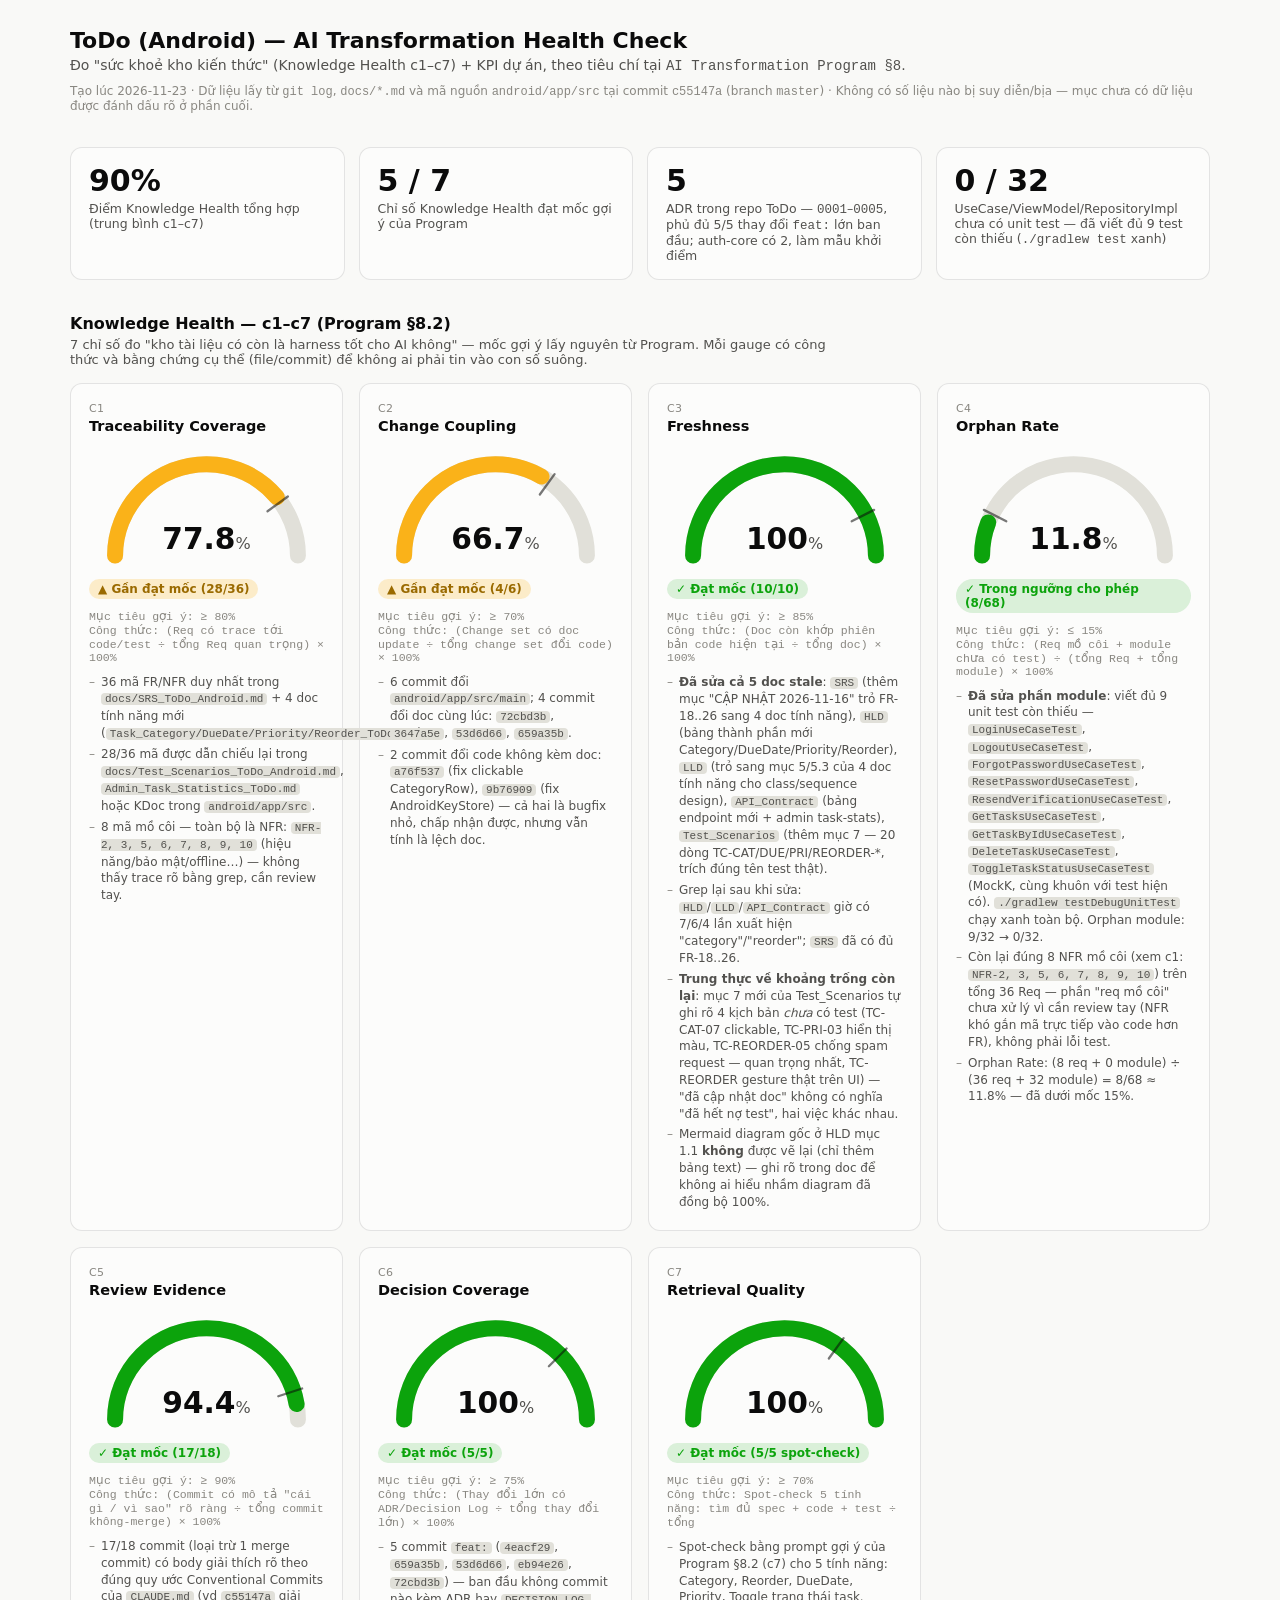
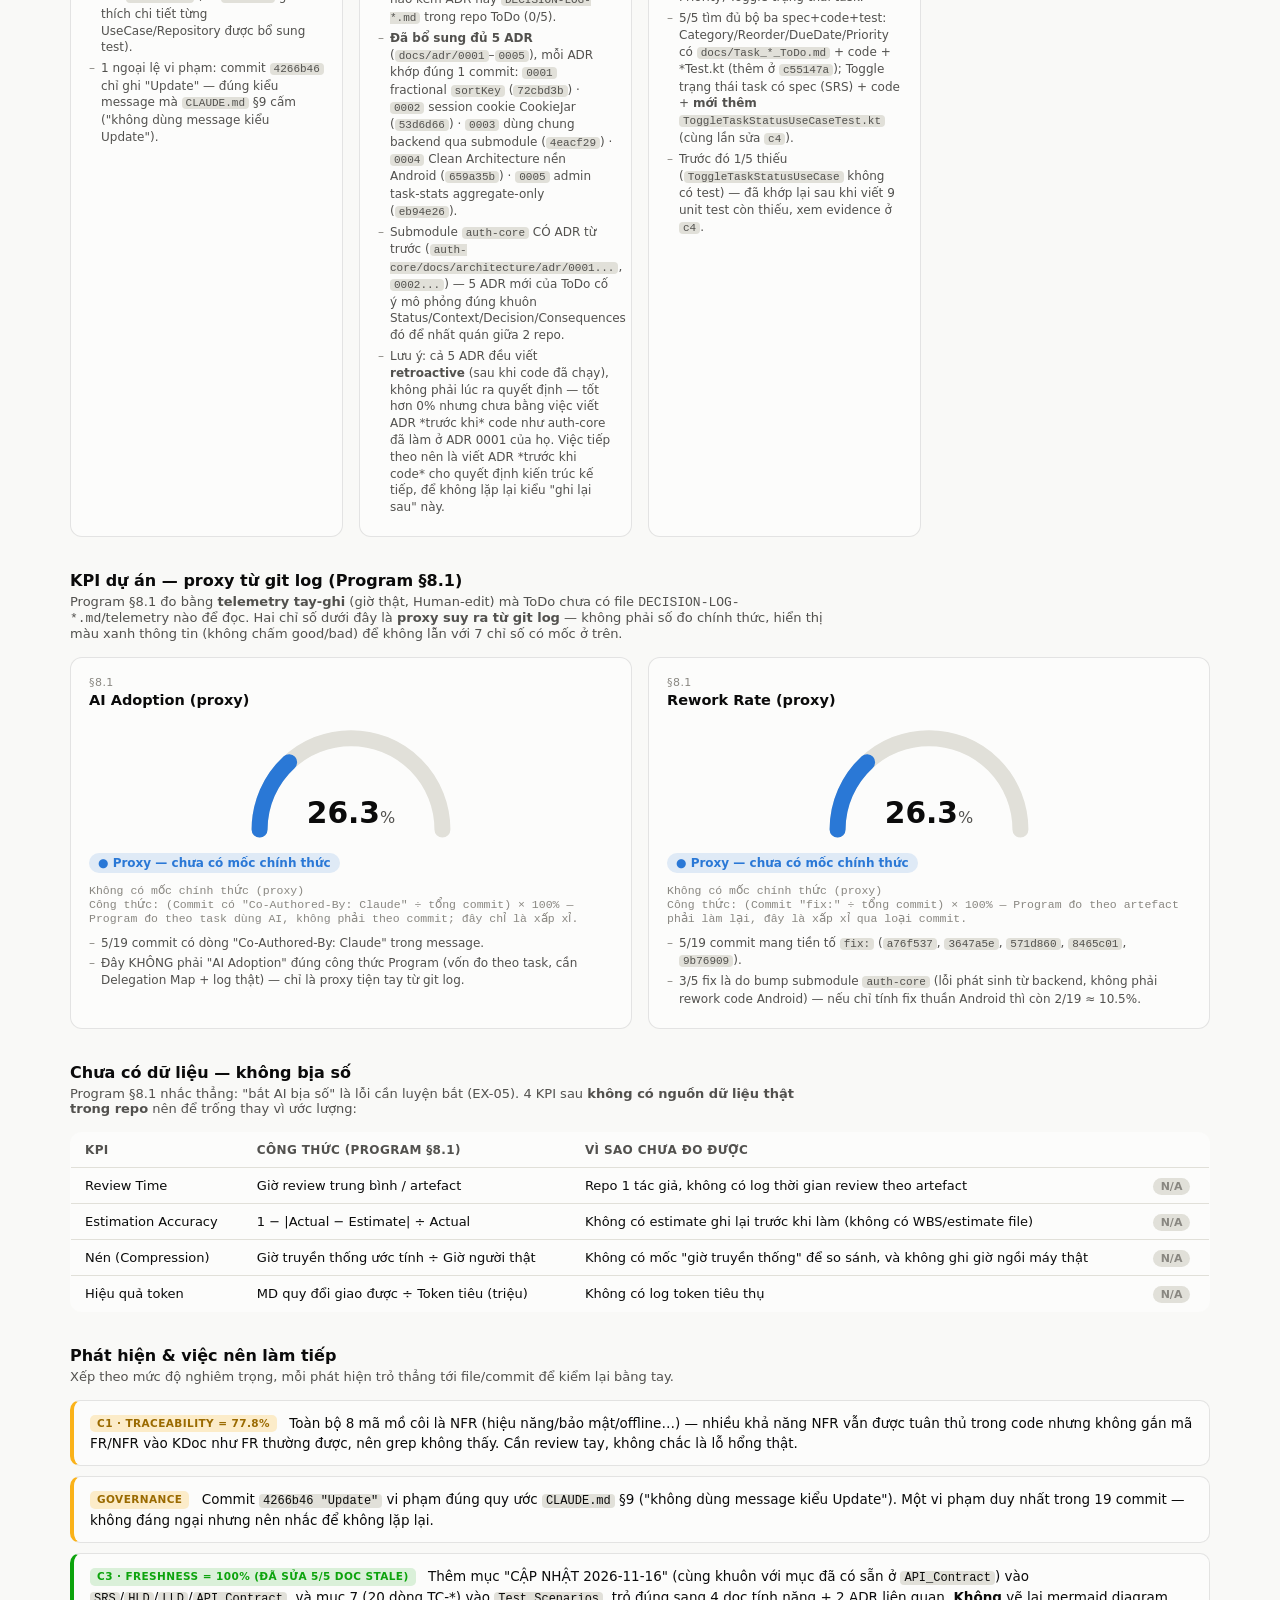
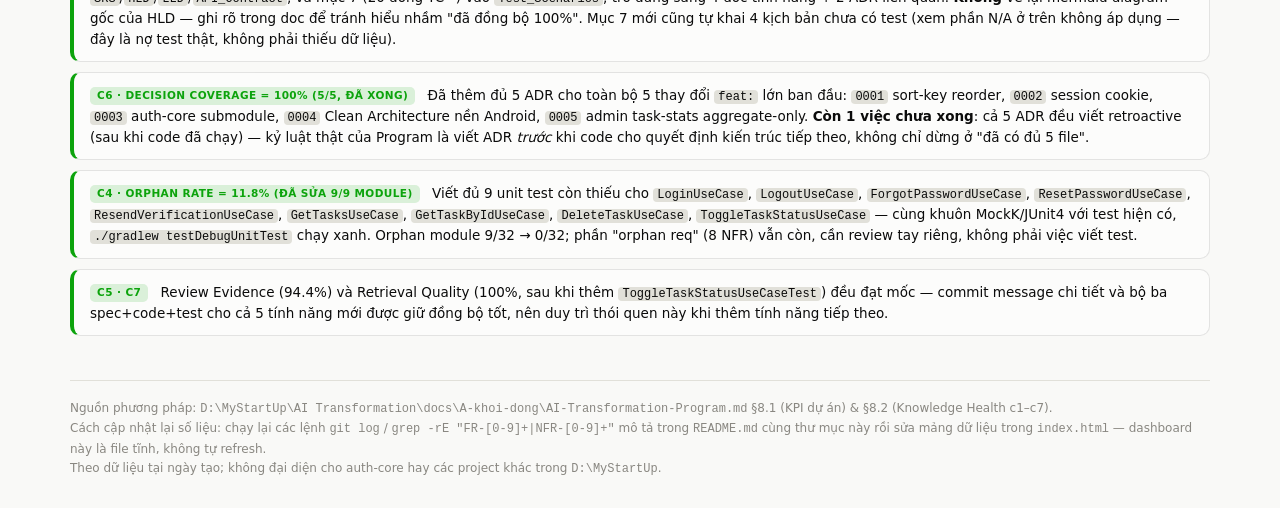
<file: health-check/index.html>
<!DOCTYPE html>
<html lang="vi">
<head>
<meta charset="UTF-8">
<meta name="viewport" content="width=device-width, initial-scale=1.0">
<title>ToDo — AI Transformation Health Check</title>
<style>
  :root{
    --surface-1:#fcfcfb; --page:#f9f9f7; --text-primary:#0b0b0b; --text-secondary:#52514e;
    --muted:#898781; --grid:#e1e0d9; --baseline:#c3c2b7; --border:rgba(11,11,11,0.10);
    --blue:#2a78d6; --blue-soft:#cde2fb;
    --good:#0ca30c; --warning:#fab219; --serious:#ec835a; --critical:#d03b3b;
  }
  @media (prefers-color-scheme: dark){
    :root{
      --surface-1:#1a1a19; --page:#0d0d0d; --text-primary:#ffffff; --text-secondary:#c3c2b7;
      --muted:#898781; --grid:#2c2c2a; --baseline:#383835; --border:rgba(255,255,255,0.10);
      --blue:#3987e5; --blue-soft:#15314f;
    }
  }
  :root[data-theme="dark"]{
    --surface-1:#1a1a19; --page:#0d0d0d; --text-primary:#ffffff; --text-secondary:#c3c2b7;
    --muted:#898781; --grid:#2c2c2a; --baseline:#383835; --border:rgba(255,255,255,0.10);
    --blue:#3987e5; --blue-soft:#15314f;
  }
  :root[data-theme="light"]{
    --surface-1:#fcfcfb; --page:#f9f9f7; --text-primary:#0b0b0b; --text-secondary:#52514e;
    --muted:#898781; --grid:#e1e0d9; --baseline:#c3c2b7; --border:rgba(11,11,11,0.10);
    --blue:#2a78d6; --blue-soft:#cde2fb;
  }
  *{box-sizing:border-box;}
  body{
    margin:0; background:var(--page); color:var(--text-primary);
    font-family:system-ui,-apple-system,"Segoe UI",sans-serif;
    font-variant-numeric: proportional-nums;
  }
  .wrap{max-width:1180px; margin:0 auto; padding:28px 20px 60px;}
  header.page h1{font-size:22px; margin:0 0 4px;}
  header.page .sub{color:var(--text-secondary); font-size:14px; margin:0 0 2px;}
  header.page .meta{color:var(--muted); font-size:12px; margin-top:10px;}
  section{margin-top:34px;}
  h2.section-title{font-size:16px; margin:0 0 4px; color:var(--text-primary);}
  p.section-sub{font-size:13px; color:var(--text-secondary); margin:0 0 16px; max-width:760px;}

  .tiles{display:grid; grid-template-columns:repeat(auto-fit,minmax(200px,1fr)); gap:14px; margin-top:16px;}
  .tile{background:var(--surface-1); border:1px solid var(--border); border-radius:12px; padding:16px 18px;}
  .tile .val{font-size:30px; font-weight:600; font-variant-numeric: tabular-nums; line-height:1.1;}
  .tile .lbl{font-size:12.5px; color:var(--text-secondary); margin-top:4px;}

  .grid{display:grid; grid-template-columns:repeat(auto-fit,minmax(260px,1fr)); gap:16px;}
  .card{background:var(--surface-1); border:1px solid var(--border); border-radius:12px; padding:18px 18px 16px; display:flex; flex-direction:column;}
  .card .k{font-size:11px; color:var(--muted); letter-spacing:.04em; text-transform:uppercase;}
  .card h3{font-size:14.5px; margin:2px 0 10px; line-height:1.35;}
  .gauge-num{font-size:26px; font-weight:700; font-variant-numeric:tabular-nums;}
  .gauge-unit{font-size:14px; font-weight:500; color:var(--text-secondary);}
  .badge{display:inline-flex; align-items:center; gap:5px; font-size:12px; font-weight:600; padding:3px 9px; border-radius:999px; margin-top:4px; width:fit-content;}
  .badge.good{color:var(--good); background:color-mix(in srgb, var(--good) 14%, transparent);}
  .badge.warning{color:#9a6a00; background:color-mix(in srgb, var(--warning) 22%, transparent);}
  .badge.serious{color:#a8431f; background:color-mix(in srgb, var(--serious) 20%, transparent);}
  .badge.critical{color:var(--critical); background:color-mix(in srgb, var(--critical) 14%, transparent);}
  .badge.info{color:var(--blue); background:color-mix(in srgb, var(--blue) 14%, transparent);}
  .formula{font-size:11.5px; color:var(--muted); margin-top:10px; font-family:ui-monospace,SFMono-Regular,Consolas,monospace;}
  .evidence{margin:10px 0 0; padding:0; list-style:none; font-size:12px; color:var(--text-secondary);}
  .evidence li{position:relative; padding-left:12px; margin-bottom:4px; line-height:1.4;}
  .evidence li::before{content:"–"; position:absolute; left:0; color:var(--muted);}
  .evidence code{font-family:ui-monospace,SFMono-Regular,Consolas,monospace; font-size:11px; background:var(--grid); padding:0 4px; border-radius:4px;}

  table.na{width:100%; border-collapse:collapse; font-size:13px; background:var(--surface-1); border:1px solid var(--border); border-radius:12px; overflow:hidden;}
  table.na th, table.na td{padding:10px 14px; text-align:left; border-bottom:1px solid var(--grid);}
  table.na th{color:var(--text-secondary); font-weight:600; font-size:12px; text-transform:uppercase; letter-spacing:.03em;}
  table.na tr:last-child td{border-bottom:none;}
  .pill{font-size:11px; font-weight:600; color:var(--muted); background:var(--grid); padding:2px 8px; border-radius:999px;}

  ol.findings{margin:0; padding:0 0 0 0; list-style:none; display:flex; flex-direction:column; gap:10px;}
  ol.findings li{background:var(--surface-1); border:1px solid var(--border); border-left:4px solid var(--muted); border-radius:10px; padding:12px 16px; font-size:13.5px; line-height:1.5;}
  ol.findings li.critical{border-left-color:var(--critical);}
  ol.findings li.serious{border-left-color:var(--serious);}
  ol.findings li.warning{border-left-color:var(--warning);}
  ol.findings li.good{border-left-color:var(--good);}
  ol.findings li .tag{display:inline-block; font-size:10.5px; font-weight:700; letter-spacing:.04em; text-transform:uppercase; padding:1px 7px; border-radius:5px; margin-right:8px; vertical-align:1px;}
  ol.findings li.critical .tag{color:var(--critical); background:color-mix(in srgb, var(--critical) 14%, transparent);}
  ol.findings li.serious .tag{color:#a8431f; background:color-mix(in srgb, var(--serious) 20%, transparent);}
  ol.findings li.warning .tag{color:#9a6a00; background:color-mix(in srgb, var(--warning) 22%, transparent);}
  ol.findings li.good .tag{color:var(--good); background:color-mix(in srgb, var(--good) 14%, transparent);}
  ol.findings li code{font-family:ui-monospace,SFMono-Regular,Consolas,monospace; font-size:12px; background:var(--grid); padding:0 4px; border-radius:4px;}

  footer{margin-top:44px; padding-top:18px; border-top:1px solid var(--grid); font-size:12px; color:var(--muted); line-height:1.6;}
  footer a{color:var(--blue);}
</style>
</head>
<body>
<div class="wrap">

  <header class="page">
    <h1>ToDo (Android) — AI Transformation Health Check</h1>
    <p class="sub">Đo "sức khoẻ kho kiến thức" (Knowledge Health c1–c7) + KPI dự án, theo tiêu chí tại <code>AI Transformation Program §8</code>.</p>
    <p class="meta">Tạo lúc 2026-11-23 · Dữ liệu lấy từ <code>git log</code>, <code>docs/*.md</code> và mã nguồn <code>android/app/src</code> tại commit <code>c55147a</code> (branch <code>master</code>) · Không có số liệu nào bị suy diễn/bịa — mục chưa có dữ liệu được đánh dấu rõ ở phần cuối.</p>
  </header>

  <section>
    <div class="tiles">
      <div class="tile">
        <div class="val">90%</div>
        <div class="lbl">Điểm Knowledge Health tổng hợp (trung bình c1–c7)</div>
      </div>
      <div class="tile">
        <div class="val">5 / 7</div>
        <div class="lbl">Chỉ số Knowledge Health đạt mốc gợi ý của Program</div>
      </div>
      <div class="tile">
        <div class="val">5</div>
        <div class="lbl">ADR trong repo ToDo — <code>0001</code>–<code>0005</code>, phủ đủ 5/5 thay đổi <code>feat:</code> lớn ban đầu; auth-core có 2, làm mẫu khởi điểm</div>
      </div>
      <div class="tile">
        <div class="val">0 / 32</div>
        <div class="lbl">UseCase/ViewModel/RepositoryImpl chưa có unit test — đã viết đủ 9 test còn thiếu (<code>./gradlew test</code> xanh)</div>
      </div>
    </div>
  </section>

  <section>
    <h2 class="section-title">Knowledge Health — c1–c7 (Program §8.2)</h2>
    <p class="section-sub">7 chỉ số đo "kho tài liệu có còn là harness tốt cho AI không" — mốc gợi ý lấy nguyên từ Program. Mỗi gauge có công thức và bằng chứng cụ thể (file/commit) để không ai phải tin vào con số suông.</p>
    <div class="grid" id="gaugeGridKnowledge"></div>
  </section>

  <section>
    <h2 class="section-title">KPI dự án — proxy từ git log (Program §8.1)</h2>
    <p class="section-sub">Program §8.1 đo bằng <strong>telemetry tay-ghi</strong> (giờ thật, Human-edit) mà ToDo chưa có file <code>DECISION-LOG-*.md</code>/telemetry nào để đọc. Hai chỉ số dưới đây là <strong>proxy suy ra từ git log</strong> — không phải số đo chính thức, hiển thị màu xanh thông tin (không chấm good/bad) để không lẫn với 7 chỉ số có mốc ở trên.</p>
    <div class="grid" id="gaugeGridProxy"></div>
  </section>

  <section>
    <h2 class="section-title">Chưa có dữ liệu — không bịa số</h2>
    <p class="section-sub">Program §8.1 nhắc thẳng: "bắt AI bịa số" là lỗi cần luyện bắt (EX-05). 4 KPI sau <strong>không có nguồn dữ liệu thật trong repo</strong> nên để trống thay vì ước lượng:</p>
    <table class="na">
      <tr><th>KPI</th><th>Công thức (Program §8.1)</th><th>Vì sao chưa đo được</th><th></th></tr>
      <tr><td>Review Time</td><td>Giờ review trung bình / artefact</td><td>Repo 1 tác giả, không có log thời gian review theo artefact</td><td><span class="pill">N/A</span></td></tr>
      <tr><td>Estimation Accuracy</td><td>1 − |Actual − Estimate| ÷ Actual</td><td>Không có estimate ghi lại trước khi làm (không có WBS/estimate file)</td><td><span class="pill">N/A</span></td></tr>
      <tr><td>Nén (Compression)</td><td>Giờ truyền thống ước tính ÷ Giờ người thật</td><td>Không có mốc "giờ truyền thống" để so sánh, và không ghi giờ ngồi máy thật</td><td><span class="pill">N/A</span></td></tr>
      <tr><td>Hiệu quả token</td><td>MD quy đổi giao được ÷ Token tiêu (triệu)</td><td>Không có log token tiêu thụ</td><td><span class="pill">N/A</span></td></tr>
    </table>
  </section>

  <section>
    <h2 class="section-title">Phát hiện &amp; việc nên làm tiếp</h2>
    <p class="section-sub">Xếp theo mức độ nghiêm trọng, mỗi phát hiện trỏ thẳng tới file/commit để kiểm lại bằng tay.</p>
    <ol class="findings" id="findingsList"></ol>
  </section>

  <footer>
    Nguồn phương pháp: <code>D:\MyStartUp\AI Transformation\docs\A-khoi-dong\AI-Transformation-Program.md</code> §8.1 (KPI dự án) &amp; §8.2 (Knowledge Health c1–c7).<br>
    Cách cập nhật lại số liệu: chạy lại các lệnh <code>git log</code> / <code>grep -rE "FR-[0-9]+|NFR-[0-9]+"</code> mô tả trong <code>README.md</code> cùng thư mục này rồi sửa mảng dữ liệu trong <code>index.html</code> — dashboard này là file tĩnh, không tự refresh.<br>
    Theo dữ liệu tại ngày tạo; không đại diện cho auth-core hay các project khác trong <code>D:\MyStartUp</code>.
  </footer>

</div>

<script>
const GAUGE_R = 80, GAUGE_CX = 100, GAUGE_CY = 95;
const ARC_LEN = Math.PI * GAUGE_R;

function arcPoint(pct, r){
  const angleDeg = 180 - (pct/100)*180;
  const rad = angleDeg * Math.PI/180;
  return { x: GAUGE_CX + r*Math.cos(rad), y: GAUGE_CY - r*Math.sin(rad) };
}

function gaugeSVG(value, target, color){
  const v = Math.max(0, Math.min(100, value));
  const fillLen = ARC_LEN * v/100;
  const track = `M ${GAUGE_CX-GAUGE_R},${GAUGE_CY} A ${GAUGE_R},${GAUGE_R} 0 0 1 ${GAUGE_CX+GAUGE_R},${GAUGE_CY}`;
  let targetTick = '';
  if (target !== null && target !== undefined){
    const p1 = arcPoint(target, GAUGE_R-14);
    const p2 = arcPoint(target, GAUGE_R+8);
    targetTick = `<line x1="${p1.x.toFixed(1)}" y1="${p1.y.toFixed(1)}" x2="${p2.x.toFixed(1)}" y2="${p2.y.toFixed(1)}" stroke="var(--text-primary)" stroke-width="2" stroke-linecap="round" opacity="0.55"/>`;
  }
  return `
  <svg viewBox="0 0 200 112" width="100%" height="128" role="img" aria-label="Gauge ${v}%">
    <path d="${track}" fill="none" stroke="var(--grid)" stroke-width="14" stroke-linecap="round"/>
    <path d="${track}" fill="none" stroke="${color}" stroke-width="14" stroke-linecap="round"
          stroke-dasharray="${fillLen.toFixed(2)} ${ARC_LEN.toFixed(2)}"/>
    ${targetTick}
    <text x="${GAUGE_CX}" y="${GAUGE_CY-6}" text-anchor="middle" font-size="26" font-weight="700" fill="var(--text-primary)" font-family="system-ui,sans-serif">${value}<tspan font-size="14" font-weight="500" fill="var(--text-secondary)">%</tspan></text>
  </svg>`;
}

const STATUS_META = {
  good:     { icon:'✓', label:'Đạt mốc' },
  warning:  { icon:'▲', label:'Gần đạt mốc' },
  serious:  { icon:'■', label:'Dưới mốc nhiều' },
  critical: { icon:'✕', label:'Nghiêm trọng' },
  info:     { icon:'●', label:'Proxy — chưa có mốc chính thức' }
};
const STATUS_COLOR = { good:'var(--good)', warning:'var(--warning)', serious:'var(--serious)', critical:'var(--critical)', info:'var(--blue)' };

function renderCard(g){
  const meta = STATUS_META[g.status];
  const color = STATUS_COLOR[g.status];
  const targetLine = g.target !== null
    ? `Mục tiêu gợi ý: ${g.direction === 'higher' ? '≥' : '≤'} ${g.target}%`
    : 'Không có mốc chính thức (proxy)';
  return `
  <div class="card">
    <div class="k">${g.key}</div>
    <h3>${g.title}</h3>
    ${gaugeSVG(g.value, g.target, color)}
    <div class="badge ${g.status}">${meta.icon} ${g.statusLabel || meta.label}</div>
    <div class="formula">${targetLine}<br>Công thức: ${g.formula}</div>
    <ul class="evidence">${g.evidence.map(e => `<li>${e}</li>`).join('')}</ul>
  </div>`;
}

const knowledgeHealth = [
  {
    key:'c1', title:'Traceability Coverage', value:77.8, target:80, direction:'higher',
    status:'warning', statusLabel:'Gần đạt mốc (28/36)',
    formula:'(Req có trace tới code/test ÷ tổng Req quan trọng) × 100%',
    evidence:[
      '36 mã FR/NFR duy nhất trong <code>docs/SRS_ToDo_Android.md</code> + 4 doc tính năng mới (<code>Task_Category/DueDate/Priority/Reorder_ToDo.md</code>).',
      '28/36 mã được dẫn chiếu lại trong <code>docs/Test_Scenarios_ToDo_Android.md</code>, <code>Admin_Task_Statistics_ToDo.md</code> hoặc KDoc trong <code>android/app/src</code>.',
      '8 mã mồ côi — toàn bộ là NFR: <code>NFR-2, 3, 5, 6, 7, 8, 9, 10</code> (hiệu năng/bảo mật/offline…) — không thấy trace rõ bằng grep, cần review tay.'
    ]
  },
  {
    key:'c2', title:'Change Coupling', value:66.7, target:70, direction:'higher',
    status:'warning', statusLabel:'Gần đạt mốc (4/6)',
    formula:'(Change set có doc update ÷ tổng change set đổi code) × 100%',
    evidence:[
      '6 commit đổi <code>android/app/src/main</code>; 4 commit đổi doc cùng lúc: <code>72cbd3b</code>, <code>3647a5e</code>, <code>53d6d66</code>, <code>659a35b</code>.',
      '2 commit đổi code không kèm doc: <code>a76f537</code> (fix clickable CategoryRow), <code>9b76909</code> (fix AndroidKeyStore) — cả hai là bugfix nhỏ, chấp nhận được, nhưng vẫn tính là lệch doc.'
    ]
  },
  {
    key:'c3', title:'Freshness', value:100, target:85, direction:'higher',
    status:'good', statusLabel:'Đạt mốc (10/10)',
    formula:'(Doc còn khớp phiên bản code hiện tại ÷ tổng doc) × 100%',
    evidence:[
      '<strong>Đã sửa cả 5 doc stale</strong>: <code>SRS</code> (thêm mục "CẬP NHẬT 2026-11-16" trỏ FR-18..26 sang 4 doc tính năng), <code>HLD</code> (bảng thành phần mới Category/DueDate/Priority/Reorder), <code>LLD</code> (trỏ sang mục 5/5.3 của 4 doc tính năng cho class/sequence design), <code>API_Contract</code> (bảng endpoint mới + admin task-stats), <code>Test_Scenarios</code> (thêm mục 7 — 20 dòng TC-CAT/DUE/PRI/REORDER-*, trích đúng tên test thật).',
      'Grep lại sau khi sửa: <code>HLD</code>/<code>LLD</code>/<code>API_Contract</code> giờ có 7/6/4 lần xuất hiện "category"/"reorder"; <code>SRS</code> đã có đủ FR-18..26.',
      '<strong>Trung thực về khoảng trống còn lại</strong>: mục 7 mới của Test_Scenarios tự ghi rõ 4 kịch bản <em>chưa</em> có test (TC-CAT-07 clickable, TC-PRI-03 hiển thị màu, TC-REORDER-05 chống spam request — quan trọng nhất, TC-REORDER gesture thật trên UI) — "đã cập nhật doc" không có nghĩa "đã hết nợ test", hai việc khác nhau.',
      'Mermaid diagram gốc ở HLD mục 1.1 <strong>không</strong> được vẽ lại (chỉ thêm bảng text) — ghi rõ trong doc để không ai hiểu nhầm diagram đã đồng bộ 100%.'
    ]
  },
  {
    key:'c4', title:'Orphan Rate', value:11.8, target:15, direction:'lower',
    status:'good', statusLabel:'Trong ngưỡng cho phép (8/68)',
    formula:'(Req mồ côi + module chưa có test) ÷ (tổng Req + tổng module) × 100%',
    evidence:[
      '<strong>Đã sửa phần module</strong>: viết đủ 9 unit test còn thiếu — <code>LoginUseCaseTest</code>, <code>LogoutUseCaseTest</code>, <code>ForgotPasswordUseCaseTest</code>, <code>ResetPasswordUseCaseTest</code>, <code>ResendVerificationUseCaseTest</code>, <code>GetTasksUseCaseTest</code>, <code>GetTaskByIdUseCaseTest</code>, <code>DeleteTaskUseCaseTest</code>, <code>ToggleTaskStatusUseCaseTest</code> (MockK, cùng khuôn với test hiện có). <code>./gradlew testDebugUnitTest</code> chạy xanh toàn bộ. Orphan module: 9/32 → 0/32.',
      'Còn lại đúng 8 NFR mồ côi (xem c1: <code>NFR-2, 3, 5, 6, 7, 8, 9, 10</code>) trên tổng 36 Req — phần "req mồ côi" chưa xử lý vì cần review tay (NFR khó gắn mã trực tiếp vào code hơn FR), không phải lỗi test.',
      'Orphan Rate: (8 req + 0 module) ÷ (36 req + 32 module) = 8/68 ≈ 11.8% — đã dưới mốc 15%.'
    ]
  },
  {
    key:'c5', title:'Review Evidence', value:94.4, target:90, direction:'higher',
    status:'good', statusLabel:'Đạt mốc (17/18)',
    formula:'(Commit có mô tả "cái gì / vì sao" rõ ràng ÷ tổng commit không-merge) × 100%',
    evidence:[
      '17/18 commit (loại trừ 1 merge commit) có body giải thích rõ theo đúng quy ước Conventional Commits của <code>CLAUDE.md</code> (vd <code>c55147a</code> giải thích chi tiết từng UseCase/Repository được bổ sung test).',
      '1 ngoại lệ vi phạm: commit <code>4266b46</code> chỉ ghi "Update" — đúng kiểu message mà <code>CLAUDE.md</code> §9 cấm ("không dùng message kiểu Update").'
    ]
  },
  {
    key:'c6', title:'Decision Coverage', value:100, target:75, direction:'higher',
    status:'good', statusLabel:'Đạt mốc (5/5)',
    formula:'(Thay đổi lớn có ADR/Decision Log ÷ tổng thay đổi lớn) × 100%',
    evidence:[
      '5 commit <code>feat:</code> (<code>4eacf29</code>, <code>659a35b</code>, <code>53d6d66</code>, <code>eb94e26</code>, <code>72cbd3b</code>) — ban đầu không commit nào kèm ADR hay <code>DECISION-LOG-*.md</code> trong repo ToDo (0/5).',
      '<strong>Đã bổ sung đủ 5 ADR</strong> (<code>docs/adr/0001</code>–<code>0005</code>), mỗi ADR khớp đúng 1 commit: <code>0001</code> fractional <code>sortKey</code> (<code>72cbd3b</code>) · <code>0002</code> session cookie CookieJar (<code>53d6d66</code>) · <code>0003</code> dùng chung backend qua submodule (<code>4eacf29</code>) · <code>0004</code> Clean Architecture nền Android (<code>659a35b</code>) · <code>0005</code> admin task-stats aggregate-only (<code>eb94e26</code>).',
      'Submodule <code>auth-core</code> CÓ ADR từ trước (<code>auth-core/docs/architecture/adr/0001...</code>, <code>0002...</code>) — 5 ADR mới của ToDo cố ý mô phỏng đúng khuôn Status/Context/Decision/Consequences đó để nhất quán giữa 2 repo.',
      'Lưu ý: cả 5 ADR đều viết <strong>retroactive</strong> (sau khi code đã chạy), không phải lúc ra quyết định — tốt hơn 0% nhưng chưa bằng việc viết ADR *trước khi* code như auth-core đã làm ở ADR 0001 của họ. Việc tiếp theo nên là viết ADR *trước khi code* cho quyết định kiến trúc kế tiếp, để không lặp lại kiểu "ghi lại sau" này.'
    ]
  },
  {
    key:'c7', title:'Retrieval Quality', value:100, target:70, direction:'higher',
    status:'good', statusLabel:'Đạt mốc (5/5 spot-check)',
    formula:'Spot-check 5 tính năng: tìm đủ spec + code + test ÷ tổng',
    evidence:[
      'Spot-check bằng prompt gợi ý của Program §8.2 (c7) cho 5 tính năng: Category, Reorder, DueDate, Priority, Toggle trạng thái task.',
      '5/5 tìm đủ bộ ba spec+code+test: Category/Reorder/DueDate/Priority có <code>docs/Task_*_ToDo.md</code> + code + *Test.kt (thêm ở <code>c55147a</code>); Toggle trạng thái task có spec (SRS) + code + <strong>mới thêm</strong> <code>ToggleTaskStatusUseCaseTest.kt</code> (cùng lần sửa <code>c4</code>).',
      'Trước đó 1/5 thiếu (<code>ToggleTaskStatusUseCase</code> không có test) — đã khớp lại sau khi viết 9 unit test còn thiếu, xem evidence ở <code>c4</code>.'
    ]
  }
];

const proxyKPI = [
  {
    key:'§8.1', title:'AI Adoption (proxy)', value:26.3, target:null, direction:'higher',
    status:'info', statusLabel:'Proxy — chưa có mốc chính thức',
    formula:'(Commit có "Co-Authored-By: Claude" ÷ tổng commit) × 100% — Program đo theo task dùng AI, không phải theo commit; đây chỉ là xấp xỉ.',
    evidence:[
      '5/19 commit có dòng "Co-Authored-By: Claude" trong message.',
      'Đây KHÔNG phải "AI Adoption" đúng công thức Program (vốn đo theo task, cần Delegation Map + log thật) — chỉ là proxy tiện tay từ git log.'
    ]
  },
  {
    key:'§8.1', title:'Rework Rate (proxy)', value:26.3, target:null, direction:'lower',
    status:'info', statusLabel:'Proxy — chưa có mốc chính thức',
    formula:'(Commit "fix:" ÷ tổng commit) × 100% — Program đo theo artefact phải làm lại, đây là xấp xỉ qua loại commit.',
    evidence:[
      '5/19 commit mang tiền tố <code>fix:</code> (<code>a76f537</code>, <code>3647a5e</code>, <code>571d860</code>, <code>8465c01</code>, <code>9b76909</code>).',
      '3/5 fix là do bump submodule <code>auth-core</code> (lỗi phát sinh từ backend, không phải rework code Android) — nếu chỉ tính fix thuần Android thì còn 2/19 ≈ 10.5%.'
    ]
  }
];

const findings = [
  { sev:'warning', html:'<span class="tag">c1 · Traceability = 77.8%</span> Toàn bộ 8 mã mồ côi là NFR (hiệu năng/bảo mật/offline…) — nhiều khả năng NFR vẫn được tuân thủ trong code nhưng không gắn mã FR/NFR vào KDoc như FR thường được, nên grep không thấy. Cần review tay, không chắc là lỗ hổng thật.' },
  { sev:'warning', html:'<span class="tag">Governance</span> Commit <code>4266b46 "Update"</code> vi phạm đúng quy ước <code>CLAUDE.md</code> §9 ("không dùng message kiểu Update"). Một vi phạm duy nhất trong 19 commit — không đáng ngại nhưng nên nhắc để không lặp lại.' },
  { sev:'good', html:'<span class="tag">c3 · Freshness = 100% (đã sửa 5/5 doc stale)</span> Thêm mục "CẬP NHẬT 2026-11-16" (cùng khuôn với mục đã có sẵn ở <code>API_Contract</code>) vào <code>SRS</code>/<code>HLD</code>/<code>LLD</code>/<code>API_Contract</code>, và mục 7 (20 dòng TC-*) vào <code>Test_Scenarios</code>, trỏ đúng sang 4 doc tính năng + 2 ADR liên quan. <strong>Không</strong> vẽ lại mermaid diagram gốc của HLD — ghi rõ trong doc để tránh hiểu nhầm "đã đồng bộ 100%". Mục 7 mới cũng tự khai 4 kịch bản chưa có test (xem phần N/A ở trên không áp dụng — đây là nợ test thật, không phải thiếu dữ liệu).' },
  { sev:'good', html:'<span class="tag">c6 · Decision Coverage = 100% (5/5, đã xong)</span> Đã thêm đủ 5 ADR cho toàn bộ 5 thay đổi <code>feat:</code> lớn ban đầu: <code>0001</code> sort-key reorder, <code>0002</code> session cookie, <code>0003</code> auth-core submodule, <code>0004</code> Clean Architecture nền Android, <code>0005</code> admin task-stats aggregate-only. <strong>Còn 1 việc chưa xong</strong>: cả 5 ADR đều viết retroactive (sau khi code đã chạy) — kỷ luật thật của Program là viết ADR <em>trước</em> khi code cho quyết định kiến trúc tiếp theo, không chỉ dừng ở "đã có đủ 5 file".' },
  { sev:'good', html:'<span class="tag">c4 · Orphan Rate = 11.8% (đã sửa 9/9 module)</span> Viết đủ 9 unit test còn thiếu cho <code>LoginUseCase</code>, <code>LogoutUseCase</code>, <code>ForgotPasswordUseCase</code>, <code>ResetPasswordUseCase</code>, <code>ResendVerificationUseCase</code>, <code>GetTasksUseCase</code>, <code>GetTaskByIdUseCase</code>, <code>DeleteTaskUseCase</code>, <code>ToggleTaskStatusUseCase</code> — cùng khuôn MockK/JUnit4 với test hiện có, <code>./gradlew testDebugUnitTest</code> chạy xanh. Orphan module 9/32 → 0/32; phần "orphan req" (8 NFR) vẫn còn, cần review tay riêng, không phải việc viết test.' },
  { sev:'good', html:'<span class="tag">c5 · c7</span> Review Evidence (94.4%) và Retrieval Quality (100%, sau khi thêm <code>ToggleTaskStatusUseCaseTest</code>) đều đạt mốc — commit message chi tiết và bộ ba spec+code+test cho cả 5 tính năng mới được giữ đồng bộ tốt, nên duy trì thói quen này khi thêm tính năng tiếp theo.' }
];

document.getElementById('gaugeGridKnowledge').innerHTML = knowledgeHealth.map(renderCard).join('');
document.getElementById('gaugeGridProxy').innerHTML = proxyKPI.map(renderCard).join('');
document.getElementById('findingsList').innerHTML = findings.map(f => `<li class="${f.sev}">${f.html}</li>`).join('');
</script>
</body>
</html>
</file>
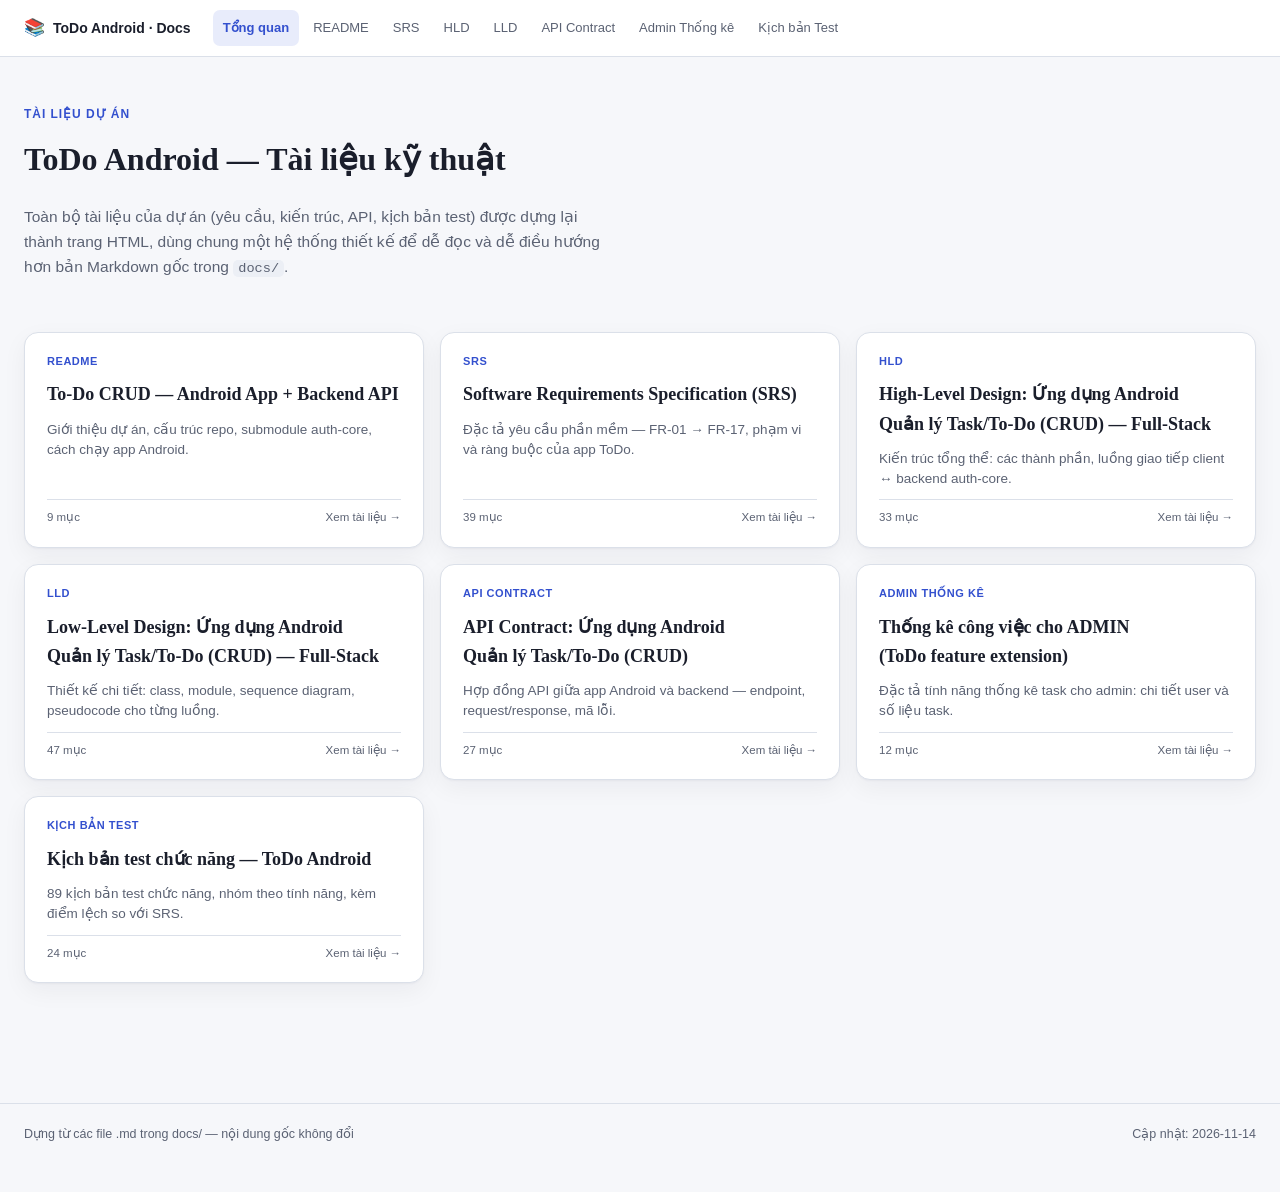
<file: docs/html/index.html>
<!doctype html>
<html lang="vi">
<head>
<meta charset="utf-8">
<meta name="viewport" content="width=device-width, initial-scale=1">
<title>ToDo Android · Tài liệu dự án</title>
<link rel="stylesheet" href="assets/doc.css">
</head>
<body>
<div class="topbar"><div class="topbar-inner">
  <div class="brand"><span class="mark">📚</span> ToDo Android · Docs</div>
  <nav class="topnav">
    <a href="index.html" class="active">Tổng quan</a>
    <a href="readme.html">README</a>
    <a href="srs.html">SRS</a>
    <a href="hld.html">HLD</a>
    <a href="lld.html">LLD</a>
    <a href="api-contract.html">API Contract</a>
    <a href="admin-task-statistics.html">Admin Thống kê</a>
    <a href="test-scenarios.html">Kịch bản Test</a>
  </nav>
</div></div>

<div class="hub-hero">
  <span class="eyebrow">Tài liệu dự án</span>
  <h1>ToDo Android — Tài liệu kỹ thuật</h1>
  <p>Toàn bộ tài liệu của dự án (yêu cầu, kiến trúc, API, kịch bản test) được dựng lại thành trang HTML, dùng chung một hệ thống thiết kế để dễ đọc và dễ điều hướng hơn bản Markdown gốc trong <code>docs/</code>.</p>
</div>

<div class="hub-grid">
  <a class="doc-card" href="readme.html">
      <span class="tag">README</span>
      <h2>To-Do CRUD — Android App + Backend API</h2>
      <p class="desc">Giới thiệu dự án, cấu trúc repo, submodule auth-core, cách chạy app Android.</p>
      <span class="foot"><span>9 mục</span><span>Xem tài liệu &rarr;</span></span>
    </a>
  <a class="doc-card" href="srs.html">
      <span class="tag">SRS</span>
      <h2>Software Requirements Specification (SRS)</h2>
      <p class="desc">Đặc tả yêu cầu phần mềm — FR-01 → FR-17, phạm vi và ràng buộc của app ToDo.</p>
      <span class="foot"><span>39 mục</span><span>Xem tài liệu &rarr;</span></span>
    </a>
  <a class="doc-card" href="hld.html">
      <span class="tag">HLD</span>
      <h2>High-Level Design: Ứng dụng Android Quản lý Task/To-Do (CRUD) — Full-Stack</h2>
      <p class="desc">Kiến trúc tổng thể: các thành phần, luồng giao tiếp client ↔ backend auth-core.</p>
      <span class="foot"><span>33 mục</span><span>Xem tài liệu &rarr;</span></span>
    </a>
  <a class="doc-card" href="lld.html">
      <span class="tag">LLD</span>
      <h2>Low-Level Design: Ứng dụng Android Quản lý Task/To-Do (CRUD) — Full-Stack</h2>
      <p class="desc">Thiết kế chi tiết: class, module, sequence diagram, pseudocode cho từng luồng.</p>
      <span class="foot"><span>47 mục</span><span>Xem tài liệu &rarr;</span></span>
    </a>
  <a class="doc-card" href="api-contract.html">
      <span class="tag">API Contract</span>
      <h2>API Contract: Ứng dụng Android Quản lý Task/To-Do (CRUD)</h2>
      <p class="desc">Hợp đồng API giữa app Android và backend — endpoint, request/response, mã lỗi.</p>
      <span class="foot"><span>27 mục</span><span>Xem tài liệu &rarr;</span></span>
    </a>
  <a class="doc-card" href="admin-task-statistics.html">
      <span class="tag">Admin Thống kê</span>
      <h2>Thống kê công việc cho ADMIN (ToDo feature extension)</h2>
      <p class="desc">Đặc tả tính năng thống kê task cho admin: chi tiết user và số liệu task.</p>
      <span class="foot"><span>12 mục</span><span>Xem tài liệu &rarr;</span></span>
    </a>
  <a class="doc-card" href="test-scenarios.html">
      <span class="tag">Kịch bản Test</span>
      <h2>Kịch bản test chức năng — ToDo Android</h2>
      <p class="desc">89 kịch bản test chức năng, nhóm theo tính năng, kèm điểm lệch so với SRS.</p>
      <span class="foot"><span>24 mục</span><span>Xem tài liệu &rarr;</span></span>
    </a>
</div>

<footer class="doc-footer">
  <span>Dựng từ các file .md trong docs/ — nội dung gốc không đổi</span>
  <span>Cập nhật: 2026-11-14</span>
</footer>
</body>
</html>
</file>
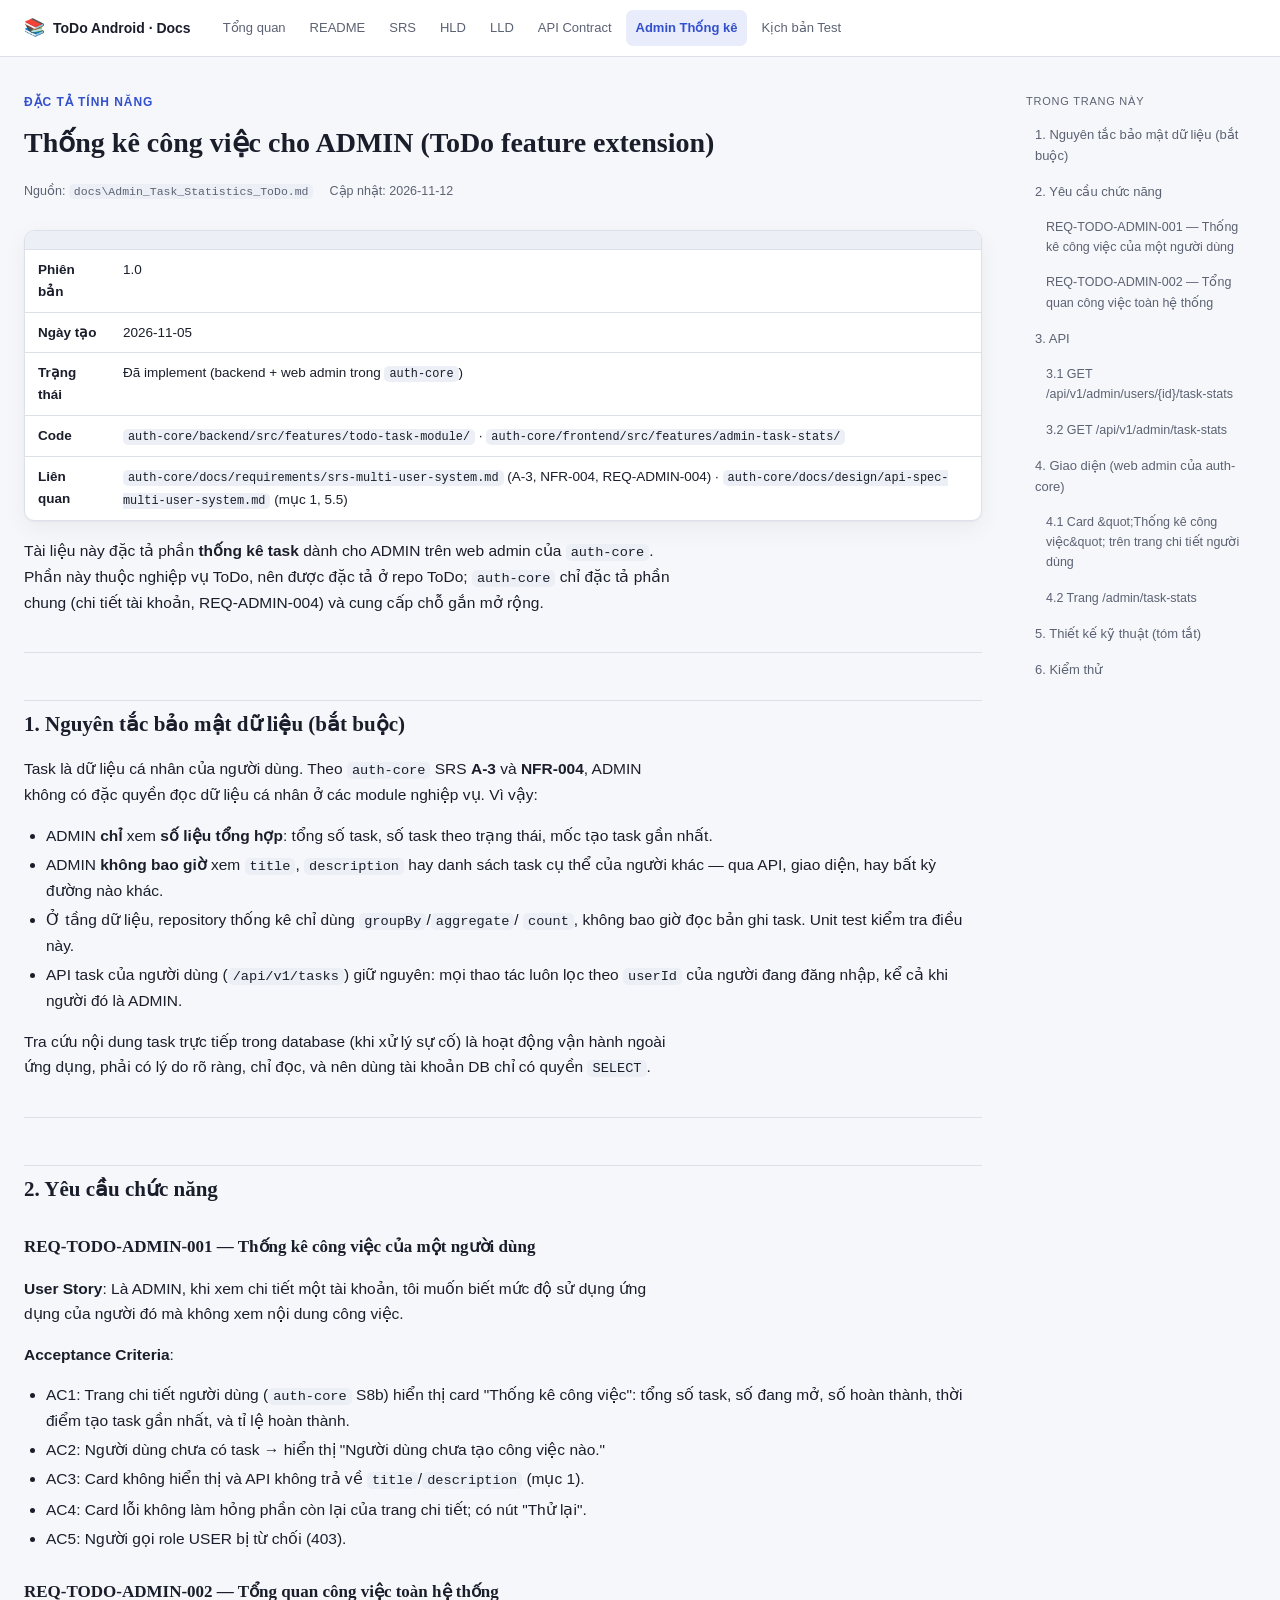
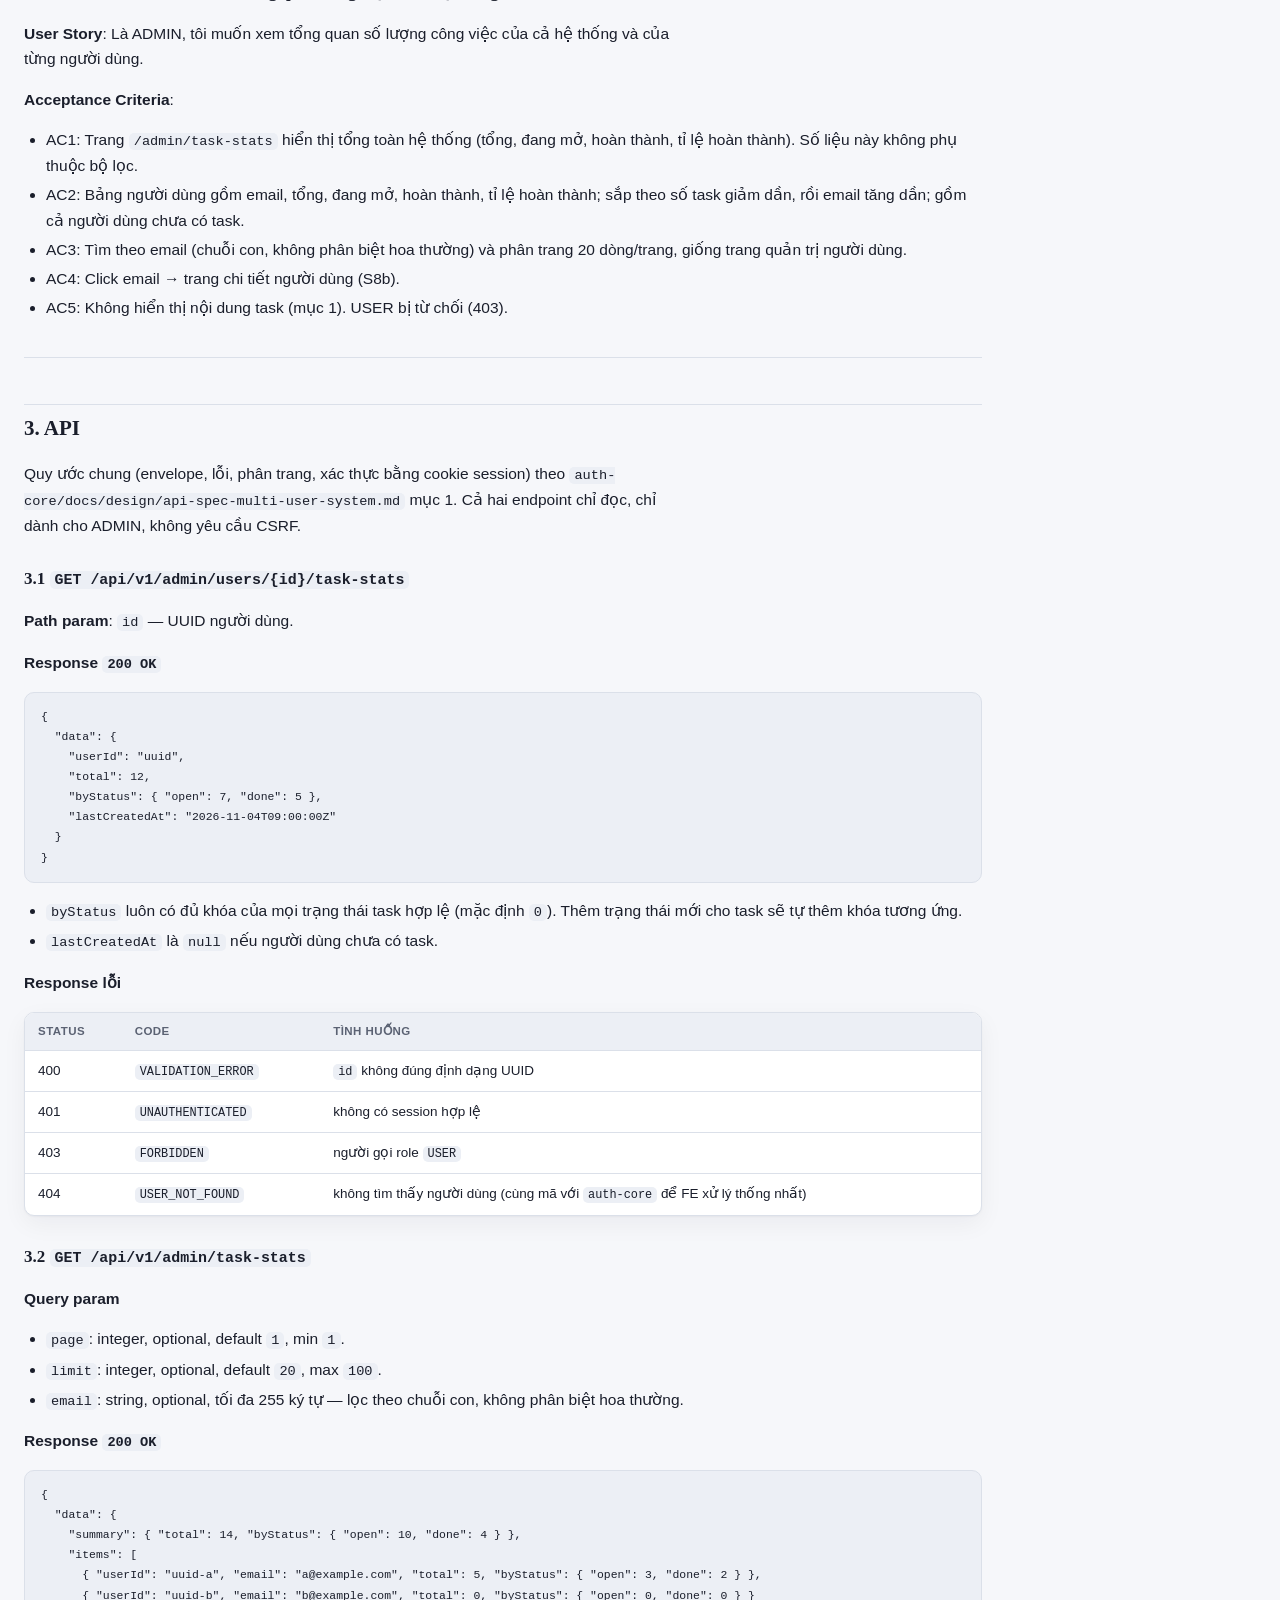
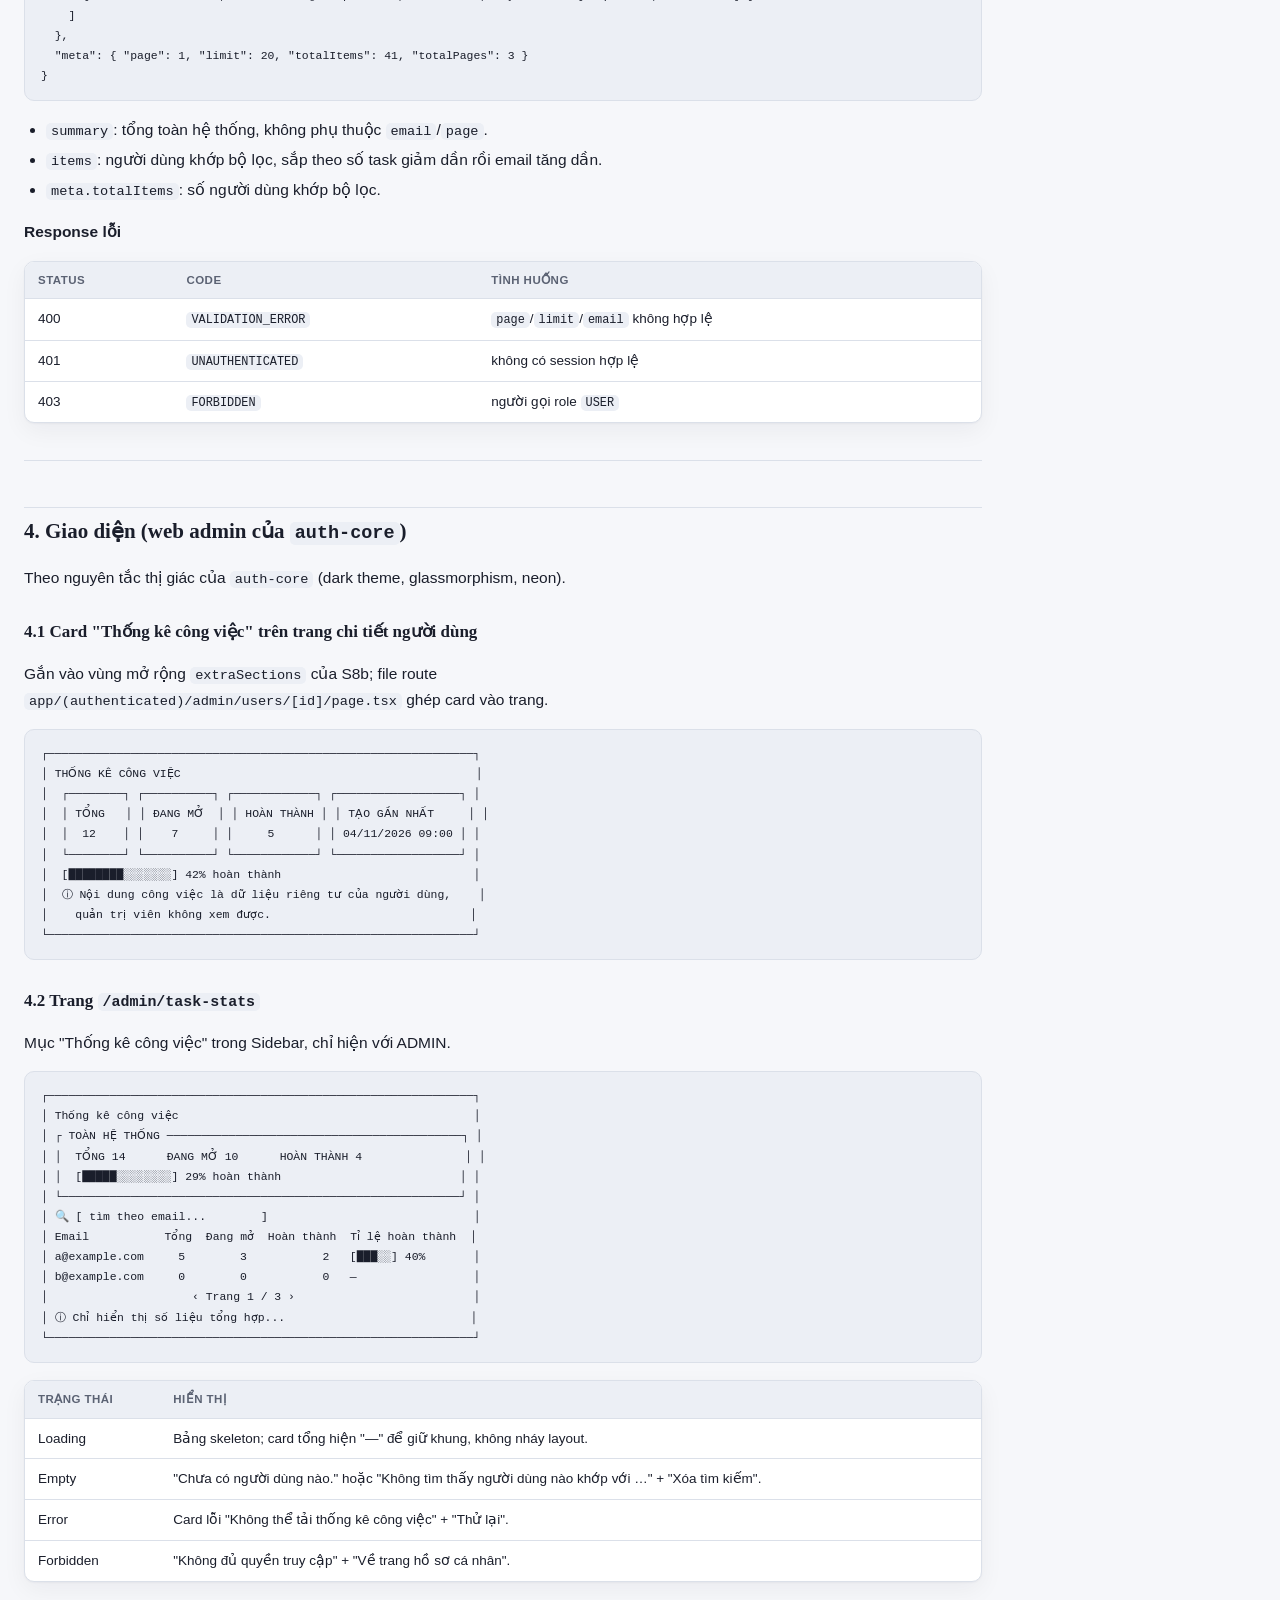
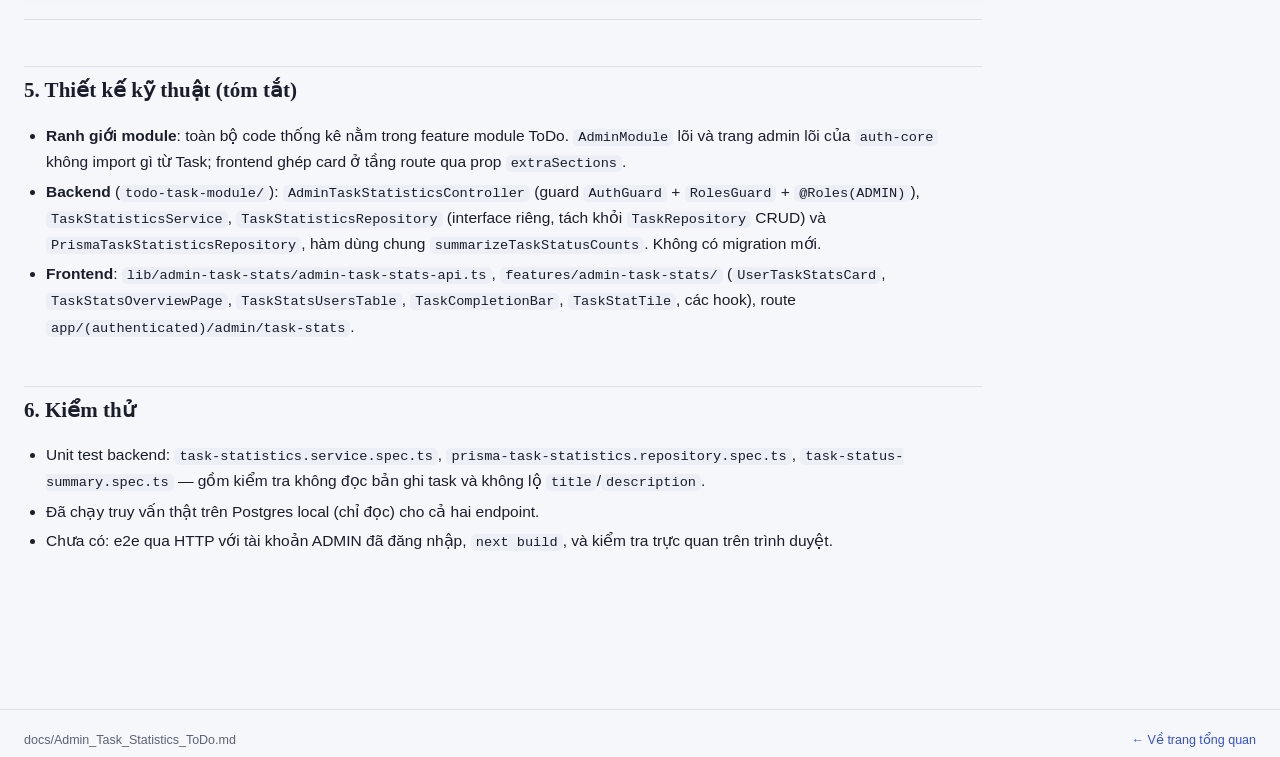
<file: docs/html/admin-task-statistics.html>
<!doctype html>
<html lang="vi">
<head>
<meta charset="utf-8">
<meta name="viewport" content="width=device-width, initial-scale=1">
<title>Thống kê công việc cho ADMIN (ToDo feature extension) · ToDo Android Docs</title>
<link rel="stylesheet" href="assets/doc.css">

</head>
<body>
<div class="topbar"><div class="topbar-inner">
  <div class="brand"><span class="mark">📚</span> ToDo Android · Docs</div>
  <nav class="topnav">
    <a href="index.html">Tổng quan</a>
    <a href="readme.html">README</a>
    <a href="srs.html">SRS</a>
    <a href="hld.html">HLD</a>
    <a href="lld.html">LLD</a>
    <a href="api-contract.html">API Contract</a>
    <a href="admin-task-statistics.html" class="active">Admin Thống kê</a>
    <a href="test-scenarios.html">Kịch bản Test</a>
  </nav>
</div></div>

<div class="shell">
  <article>
    <div class="doc-head">
      <div class="eyebrow">Đặc tả tính năng</div>
      <h1>Thống kê công việc cho ADMIN (ToDo feature extension)</h1>
      <div class="doc-meta"><span>Nguồn: <code>docs\Admin_Task_Statistics_ToDo.md</code></span><span>Cập nhật: 2026-11-12</span></div>
    </div>
    
<div class="table-wrap">
<table>
<thead>
<tr>
<th></th>
<th></th>
</tr>
</thead>
<tbody>
<tr>
<td><strong>Phiên bản</strong></td>
<td>1.0</td>
</tr>
<tr>
<td><strong>Ngày tạo</strong></td>
<td>2026-11-05</td>
</tr>
<tr>
<td><strong>Trạng thái</strong></td>
<td>Đã implement (backend + web admin trong <code>auth-core</code>)</td>
</tr>
<tr>
<td><strong>Code</strong></td>
<td><code>auth-core/backend/src/features/todo-task-module/</code> · <code>auth-core/frontend/src/features/admin-task-stats/</code></td>
</tr>
<tr>
<td><strong>Liên quan</strong></td>
<td><code>auth-core/docs/requirements/srs-multi-user-system.md</code> (A-3, NFR-004, REQ-ADMIN-004) · <code>auth-core/docs/design/api-spec-multi-user-system.md</code> (mục 1, 5.5)</td>
</tr>
</tbody>
</table>
</div>
<p>Tài liệu này đặc tả phần <strong>thống kê task</strong> dành cho ADMIN trên web admin
của <code>auth-core</code>. Phần này thuộc nghiệp vụ ToDo, nên được đặc tả ở repo
ToDo; <code>auth-core</code> chỉ đặc tả phần chung (chi tiết tài khoản, REQ-ADMIN-004)
và cung cấp chỗ gắn mở rộng.</p>
<hr />
<h2 id="1-nguyên-tắc-bảo-mật-dữ-liệu-bắt-buộc">1. Nguyên tắc bảo mật dữ liệu (bắt buộc)</h2>
<p>Task là dữ liệu cá nhân của người dùng. Theo <code>auth-core</code> SRS <strong>A-3</strong> và
<strong>NFR-004</strong>, ADMIN không có đặc quyền đọc dữ liệu cá nhân ở các module
nghiệp vụ. Vì vậy:</p>
<ul>
<li>ADMIN <strong>chỉ</strong> xem <strong>số liệu tổng hợp</strong>: tổng số task, số task theo trạng
thái, mốc tạo task gần nhất.</li>
<li>ADMIN <strong>không bao giờ</strong> xem <code>title</code>, <code>description</code> hay danh sách task cụ
thể của người khác — qua API, giao diện, hay bất kỳ đường nào khác.</li>
<li>Ở tầng dữ liệu, repository thống kê chỉ dùng <code>groupBy</code>/<code>aggregate</code>/
<code>count</code>, không bao giờ đọc bản ghi task. Unit test kiểm tra điều này.</li>
<li>API task của người dùng (<code>/api/v1/tasks</code>) giữ nguyên: mọi thao tác luôn
lọc theo <code>userId</code> của người đang đăng nhập, kể cả khi người đó là ADMIN.</li>
</ul>
<p>Tra cứu nội dung task trực tiếp trong database (khi xử lý sự cố) là hoạt
động vận hành ngoài ứng dụng, phải có lý do rõ ràng, chỉ đọc, và nên dùng
tài khoản DB chỉ có quyền <code>SELECT</code>.</p>
<hr />
<h2 id="2-yêu-cầu-chức-năng">2. Yêu cầu chức năng</h2>
<h3 id="req-todo-admin-001-thống-kê-công-việc-của-một-người-dùng">REQ-TODO-ADMIN-001 — Thống kê công việc của một người dùng</h3>
<p><strong>User Story</strong>: Là ADMIN, khi xem chi tiết một tài khoản, tôi muốn biết
mức độ sử dụng ứng dụng của người đó mà không xem nội dung công việc.</p>
<p><strong>Acceptance Criteria</strong>:</p>
<ul>
<li>AC1: Trang chi tiết người dùng (<code>auth-core</code> S8b) hiển thị card &quot;Thống kê
công việc&quot;: tổng số task, số đang mở, số hoàn thành, thời điểm tạo task
gần nhất, và tỉ lệ hoàn thành.</li>
<li>AC2: Người dùng chưa có task → hiển thị &quot;Người dùng chưa tạo công việc nào.&quot;</li>
<li>AC3: Card không hiển thị và API không trả về <code>title</code>/<code>description</code> (mục 1).</li>
<li>AC4: Card lỗi không làm hỏng phần còn lại của trang chi tiết; có nút &quot;Thử lại&quot;.</li>
<li>AC5: Người gọi role USER bị từ chối (403).</li>
</ul>
<h3 id="req-todo-admin-002-tổng-quan-công-việc-toàn-hệ-thống">REQ-TODO-ADMIN-002 — Tổng quan công việc toàn hệ thống</h3>
<p><strong>User Story</strong>: Là ADMIN, tôi muốn xem tổng quan số lượng công việc của
cả hệ thống và của từng người dùng.</p>
<p><strong>Acceptance Criteria</strong>:</p>
<ul>
<li>AC1: Trang <code>/admin/task-stats</code> hiển thị tổng toàn hệ thống (tổng, đang
mở, hoàn thành, tỉ lệ hoàn thành). Số liệu này không phụ thuộc bộ lọc.</li>
<li>AC2: Bảng người dùng gồm email, tổng, đang mở, hoàn thành, tỉ lệ hoàn
thành; sắp theo số task giảm dần, rồi email tăng dần; gồm cả người dùng
chưa có task.</li>
<li>AC3: Tìm theo email (chuỗi con, không phân biệt hoa thường) và phân
trang 20 dòng/trang, giống trang quản trị người dùng.</li>
<li>AC4: Click email → trang chi tiết người dùng (S8b).</li>
<li>AC5: Không hiển thị nội dung task (mục 1). USER bị từ chối (403).</li>
</ul>
<hr />
<h2 id="3-api">3. API</h2>
<p>Quy ước chung (envelope, lỗi, phân trang, xác thực bằng cookie session) theo
<code>auth-core/docs/design/api-spec-multi-user-system.md</code> mục 1. Cả hai
endpoint chỉ đọc, chỉ dành cho ADMIN, không yêu cầu CSRF.</p>
<h3 id="31-get-apiv1adminusersidtask-stats">3.1 <code>GET /api/v1/admin/users/{id}/task-stats</code></h3>
<p><strong>Path param</strong>: <code>id</code> — UUID người dùng.</p>
<p><strong>Response <code>200 OK</code></strong></p>
<pre><code class="language-json">{
  &quot;data&quot;: {
    &quot;userId&quot;: &quot;uuid&quot;,
    &quot;total&quot;: 12,
    &quot;byStatus&quot;: { &quot;open&quot;: 7, &quot;done&quot;: 5 },
    &quot;lastCreatedAt&quot;: &quot;2026-11-04T09:00:00Z&quot;
  }
}
</code></pre>
<ul>
<li><code>byStatus</code> luôn có đủ khóa của mọi trạng thái task hợp lệ (mặc định <code>0</code>).
Thêm trạng thái mới cho task sẽ tự thêm khóa tương ứng.</li>
<li><code>lastCreatedAt</code> là <code>null</code> nếu người dùng chưa có task.</li>
</ul>
<p><strong>Response lỗi</strong></p>
<div class="table-wrap">
<table>
<thead>
<tr>
<th>Status</th>
<th>code</th>
<th>Tình huống</th>
</tr>
</thead>
<tbody>
<tr>
<td>400</td>
<td><code>VALIDATION_ERROR</code></td>
<td><code>id</code> không đúng định dạng UUID</td>
</tr>
<tr>
<td>401</td>
<td><code>UNAUTHENTICATED</code></td>
<td>không có session hợp lệ</td>
</tr>
<tr>
<td>403</td>
<td><code>FORBIDDEN</code></td>
<td>người gọi role <code>USER</code></td>
</tr>
<tr>
<td>404</td>
<td><code>USER_NOT_FOUND</code></td>
<td>không tìm thấy người dùng (cùng mã với <code>auth-core</code> để FE xử lý thống nhất)</td>
</tr>
</tbody>
</table>
</div>
<h3 id="32-get-apiv1admintask-stats">3.2 <code>GET /api/v1/admin/task-stats</code></h3>
<p><strong>Query param</strong></p>
<ul>
<li><code>page</code>: integer, optional, default <code>1</code>, min <code>1</code>.</li>
<li><code>limit</code>: integer, optional, default <code>20</code>, max <code>100</code>.</li>
<li><code>email</code>: string, optional, tối đa 255 ký tự — lọc theo chuỗi con, không phân biệt hoa thường.</li>
</ul>
<p><strong>Response <code>200 OK</code></strong></p>
<pre><code class="language-json">{
  &quot;data&quot;: {
    &quot;summary&quot;: { &quot;total&quot;: 14, &quot;byStatus&quot;: { &quot;open&quot;: 10, &quot;done&quot;: 4 } },
    &quot;items&quot;: [
      { &quot;userId&quot;: &quot;uuid-a&quot;, &quot;email&quot;: &quot;a@example.com&quot;, &quot;total&quot;: 5, &quot;byStatus&quot;: { &quot;open&quot;: 3, &quot;done&quot;: 2 } },
      { &quot;userId&quot;: &quot;uuid-b&quot;, &quot;email&quot;: &quot;b@example.com&quot;, &quot;total&quot;: 0, &quot;byStatus&quot;: { &quot;open&quot;: 0, &quot;done&quot;: 0 } }
    ]
  },
  &quot;meta&quot;: { &quot;page&quot;: 1, &quot;limit&quot;: 20, &quot;totalItems&quot;: 41, &quot;totalPages&quot;: 3 }
}
</code></pre>
<ul>
<li><code>summary</code>: tổng toàn hệ thống, không phụ thuộc <code>email</code>/<code>page</code>.</li>
<li><code>items</code>: người dùng khớp bộ lọc, sắp theo số task giảm dần rồi email tăng dần.</li>
<li><code>meta.totalItems</code>: số người dùng khớp bộ lọc.</li>
</ul>
<p><strong>Response lỗi</strong></p>
<div class="table-wrap">
<table>
<thead>
<tr>
<th>Status</th>
<th>code</th>
<th>Tình huống</th>
</tr>
</thead>
<tbody>
<tr>
<td>400</td>
<td><code>VALIDATION_ERROR</code></td>
<td><code>page</code>/<code>limit</code>/<code>email</code> không hợp lệ</td>
</tr>
<tr>
<td>401</td>
<td><code>UNAUTHENTICATED</code></td>
<td>không có session hợp lệ</td>
</tr>
<tr>
<td>403</td>
<td><code>FORBIDDEN</code></td>
<td>người gọi role <code>USER</code></td>
</tr>
</tbody>
</table>
</div>
<hr />
<h2 id="4-giao-diện-web-admin-của-auth-core">4. Giao diện (web admin của <code>auth-core</code>)</h2>
<p>Theo nguyên tắc thị giác của <code>auth-core</code> (dark theme, glassmorphism, neon).</p>
<h3 id="41-card-thống-kê-công-việc-trên-trang-chi-tiết-người-dùng">4.1 Card &quot;Thống kê công việc&quot; trên trang chi tiết người dùng</h3>
<p>Gắn vào vùng mở rộng <code>extraSections</code> của S8b; file route
<code>app/(authenticated)/admin/users/[id]/page.tsx</code> ghép card vào trang.</p>
<pre><code>┌──────────────────────────────────────────────────────────────┐
│ THỐNG KÊ CÔNG VIỆC                                           │
│  ┌────────┐ ┌──────────┐ ┌────────────┐ ┌──────────────────┐ │
│  │ TỔNG   │ │ ĐANG MỞ  │ │ HOÀN THÀNH │ │ TẠO GẦN NHẤT     │ │
│  │  12    │ │    7     │ │     5      │ │ 04/11/2026 09:00 │ │
│  └────────┘ └──────────┘ └────────────┘ └──────────────────┘ │
│  [████████░░░░░░░] 42% hoàn thành                            │
│  ⓘ Nội dung công việc là dữ liệu riêng tư của người dùng,    │
│    quản trị viên không xem được.                             │
└──────────────────────────────────────────────────────────────┘
</code></pre>
<h3 id="42-trang-admintask-stats">4.2 Trang <code>/admin/task-stats</code></h3>
<p>Mục &quot;Thống kê công việc&quot; trong Sidebar, chỉ hiện với ADMIN.</p>
<pre><code>┌──────────────────────────────────────────────────────────────┐
│ Thống kê công việc                                           │
│ ┌ TOÀN HỆ THỐNG ───────────────────────────────────────────┐ │
│ │  TỔNG 14      ĐANG MỞ 10      HOÀN THÀNH 4               │ │
│ │  [█████░░░░░░░░] 29% hoàn thành                          │ │
│ └──────────────────────────────────────────────────────────┘ │
│ 🔍 [ tìm theo email...        ]                              │
│ Email           Tổng  Đang mở  Hoàn thành  Tỉ lệ hoàn thành  │
│ a@example.com     5        3           2   [███░░] 40%       │
│ b@example.com     0        0           0   —                 │
│                     ‹ Trang 1 / 3 ›                          │
│ ⓘ Chỉ hiển thị số liệu tổng hợp...                           │
└──────────────────────────────────────────────────────────────┘
</code></pre>
<div class="table-wrap">
<table>
<thead>
<tr>
<th>Trạng thái</th>
<th>Hiển thị</th>
</tr>
</thead>
<tbody>
<tr>
<td>Loading</td>
<td>Bảng skeleton; card tổng hiện &quot;—&quot; để giữ khung, không nháy layout.</td>
</tr>
<tr>
<td>Empty</td>
<td>&quot;Chưa có người dùng nào.&quot; hoặc &quot;Không tìm thấy người dùng nào khớp với …&quot; + &quot;Xóa tìm kiếm&quot;.</td>
</tr>
<tr>
<td>Error</td>
<td>Card lỗi &quot;Không thể tải thống kê công việc&quot; + &quot;Thử lại&quot;.</td>
</tr>
<tr>
<td>Forbidden</td>
<td>&quot;Không đủ quyền truy cập&quot; + &quot;Về trang hồ sơ cá nhân&quot;.</td>
</tr>
</tbody>
</table>
</div>
<hr />
<h2 id="5-thiết-kế-kỹ-thuật-tóm-tắt">5. Thiết kế kỹ thuật (tóm tắt)</h2>
<ul>
<li><strong>Ranh giới module</strong>: toàn bộ code thống kê nằm trong feature module
ToDo. <code>AdminModule</code> lõi và trang admin lõi của <code>auth-core</code> không import
gì từ Task; frontend ghép card ở tầng route qua prop <code>extraSections</code>.</li>
<li><strong>Backend</strong> (<code>todo-task-module/</code>): <code>AdminTaskStatisticsController</code>
(guard <code>AuthGuard</code> + <code>RolesGuard</code> + <code>@Roles(ADMIN)</code>),
<code>TaskStatisticsService</code>, <code>TaskStatisticsRepository</code> (interface riêng,
tách khỏi <code>TaskRepository</code> CRUD) và <code>PrismaTaskStatisticsRepository</code>,
hàm dùng chung <code>summarizeTaskStatusCounts</code>. Không có migration mới.</li>
<li><strong>Frontend</strong>: <code>lib/admin-task-stats/admin-task-stats-api.ts</code>,
<code>features/admin-task-stats/</code> (<code>UserTaskStatsCard</code>,
<code>TaskStatsOverviewPage</code>, <code>TaskStatsUsersTable</code>, <code>TaskCompletionBar</code>,
<code>TaskStatTile</code>, các hook), route <code>app/(authenticated)/admin/task-stats</code>.</li>
</ul>
<h2 id="6-kiểm-thử">6. Kiểm thử</h2>
<ul>
<li>Unit test backend: <code>task-statistics.service.spec.ts</code>,
<code>prisma-task-statistics.repository.spec.ts</code>, <code>task-status-summary.spec.ts</code>
— gồm kiểm tra không đọc bản ghi task và không lộ <code>title</code>/<code>description</code>.</li>
<li>Đã chạy truy vấn thật trên Postgres local (chỉ đọc) cho cả hai endpoint.</li>
<li>Chưa có: e2e qua HTTP với tài khoản ADMIN đã đăng nhập, <code>next build</code>, và
kiểm tra trực quan trên trình duyệt.</li>
</ul>

  </article>
  <nav class="page-toc">
    <div class="t">Trong trang này</div>
    <ol>
      <li><a href="#1-nguyên-tắc-bảo-mật-dữ-liệu-bắt-buộc">1. Nguyên tắc bảo mật dữ liệu (bắt buộc)</a></li>
      <li><a href="#2-yêu-cầu-chức-năng">2. Yêu cầu chức năng</a></li>
      <li class="lvl3"><a href="#req-todo-admin-001-thống-kê-công-việc-của-một-người-dùng">REQ-TODO-ADMIN-001 — Thống kê công việc của một người dùng</a></li>
      <li class="lvl3"><a href="#req-todo-admin-002-tổng-quan-công-việc-toàn-hệ-thống">REQ-TODO-ADMIN-002 — Tổng quan công việc toàn hệ thống</a></li>
      <li><a href="#3-api">3. API</a></li>
      <li class="lvl3"><a href="#31-get-apiv1adminusersidtask-stats">3.1 GET /api/v1/admin/users/{id}/task-stats</a></li>
      <li class="lvl3"><a href="#32-get-apiv1admintask-stats">3.2 GET /api/v1/admin/task-stats</a></li>
      <li><a href="#4-giao-diện-web-admin-của-auth-core">4. Giao diện (web admin của auth-core)</a></li>
      <li class="lvl3"><a href="#41-card-thống-kê-công-việc-trên-trang-chi-tiết-người-dùng">4.1 Card &amp;quot;Thống kê công việc&amp;quot; trên trang chi tiết người dùng</a></li>
      <li class="lvl3"><a href="#42-trang-admintask-stats">4.2 Trang /admin/task-stats</a></li>
      <li><a href="#5-thiết-kế-kỹ-thuật-tóm-tắt">5. Thiết kế kỹ thuật (tóm tắt)</a></li>
      <li><a href="#6-kiểm-thử">6. Kiểm thử</a></li>
    </ol>
  </nav>
</div>

<footer class="doc-footer">
  <span>docs/Admin_Task_Statistics_ToDo.md</span>
  <span><a href="index.html">&larr; Về trang tổng quan</a></span>
</footer>
</body>
</html>
</file>
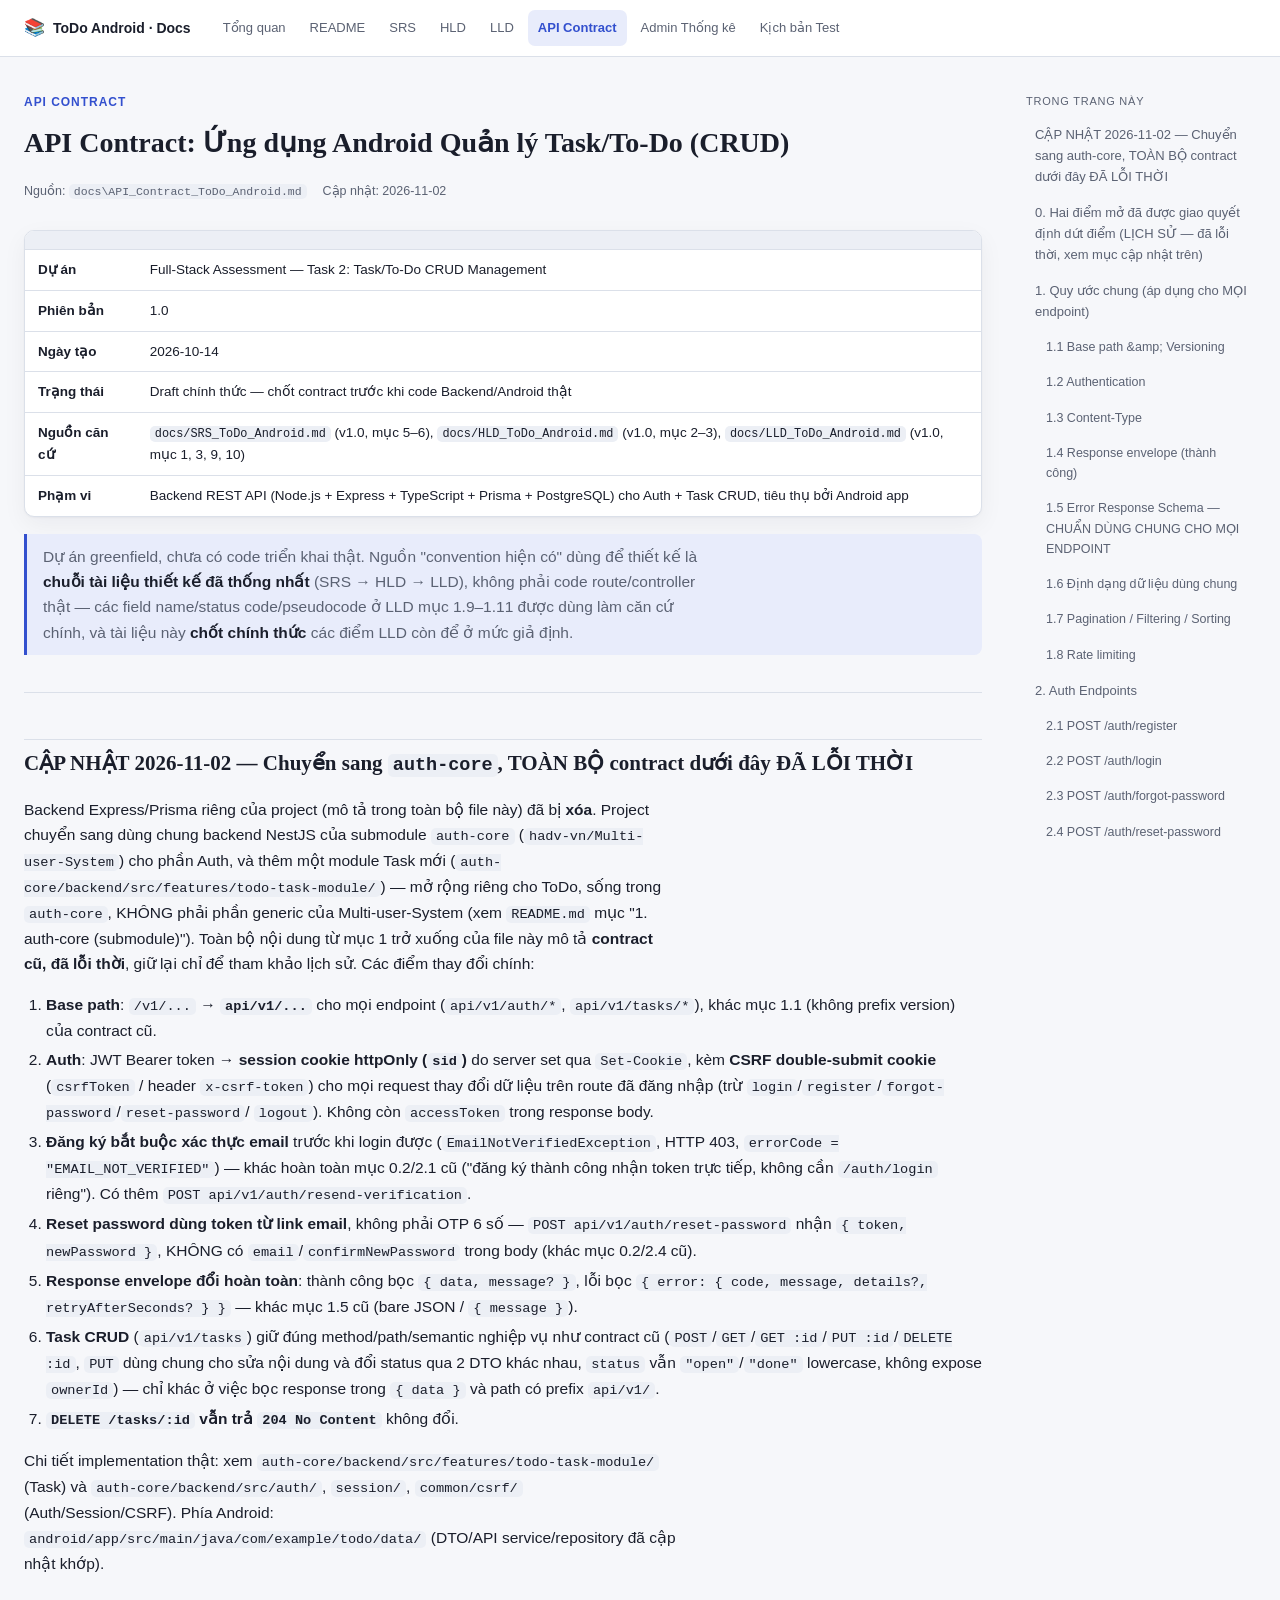
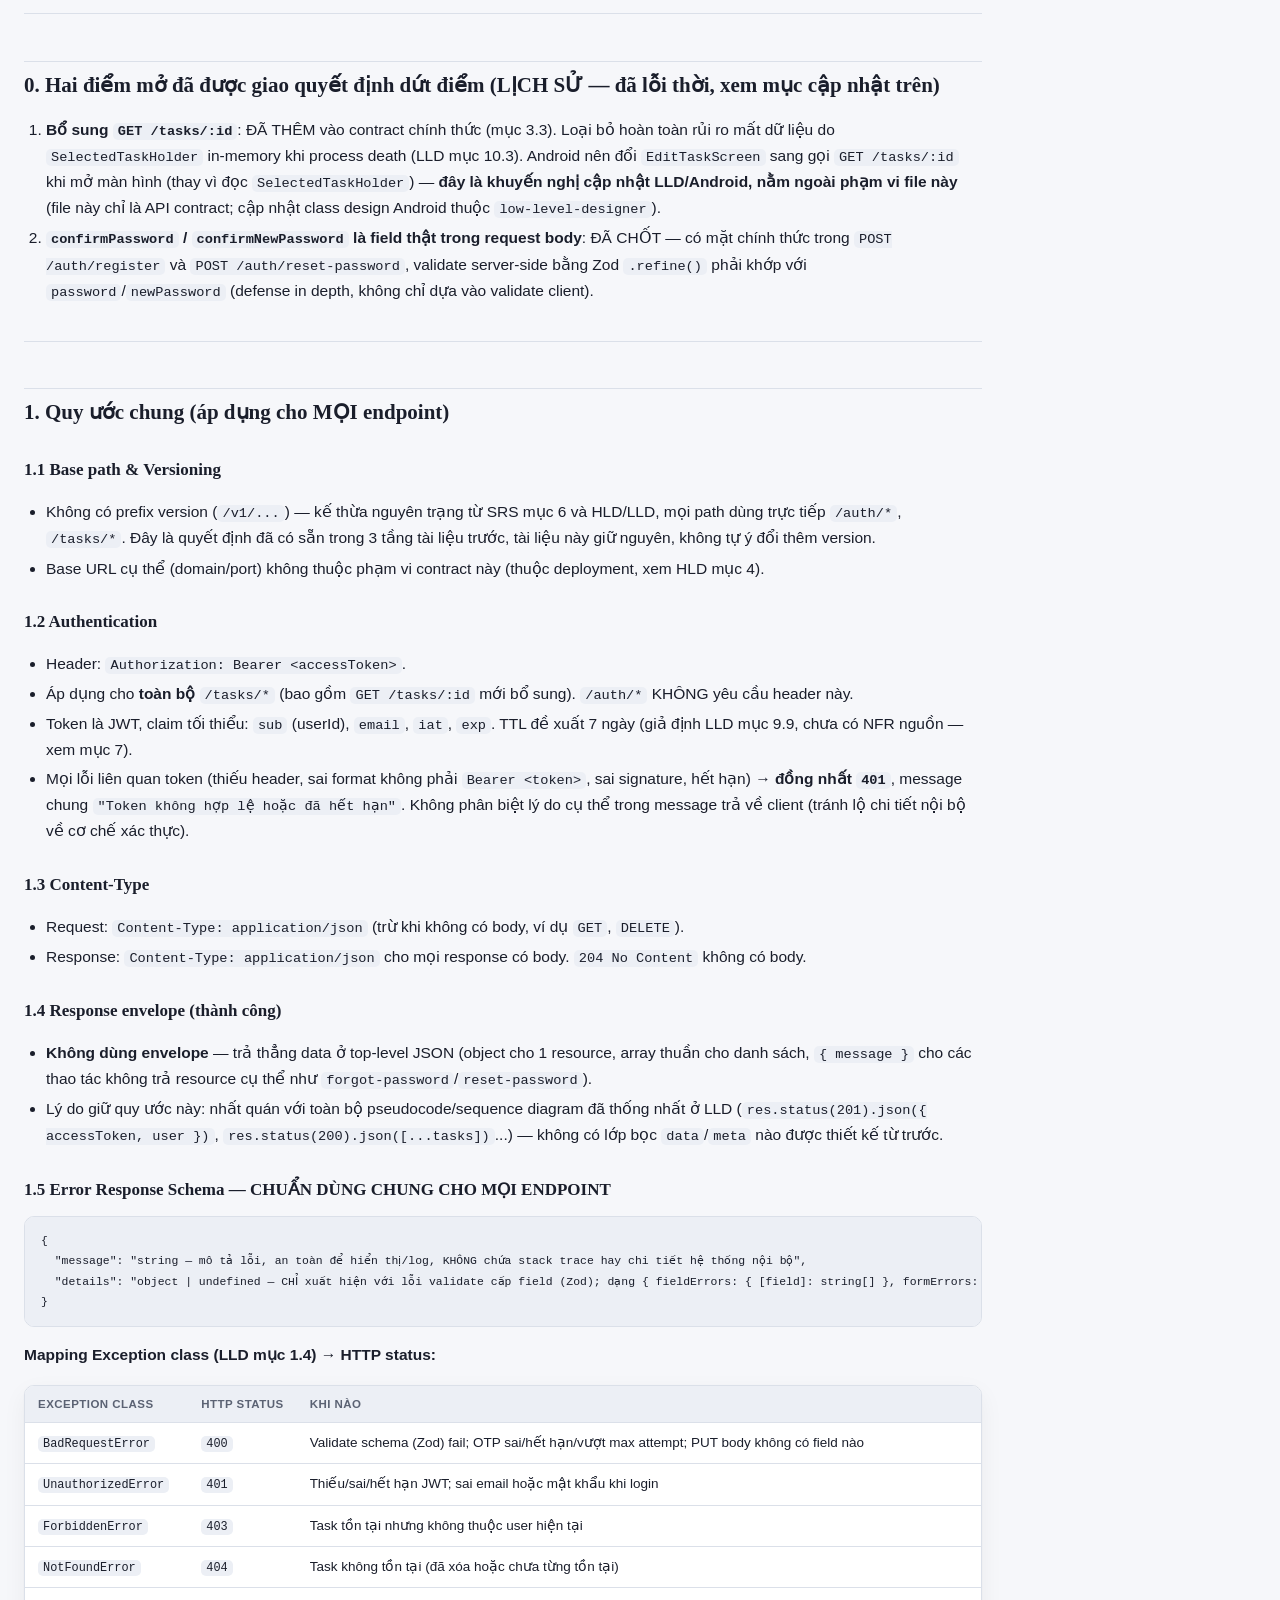
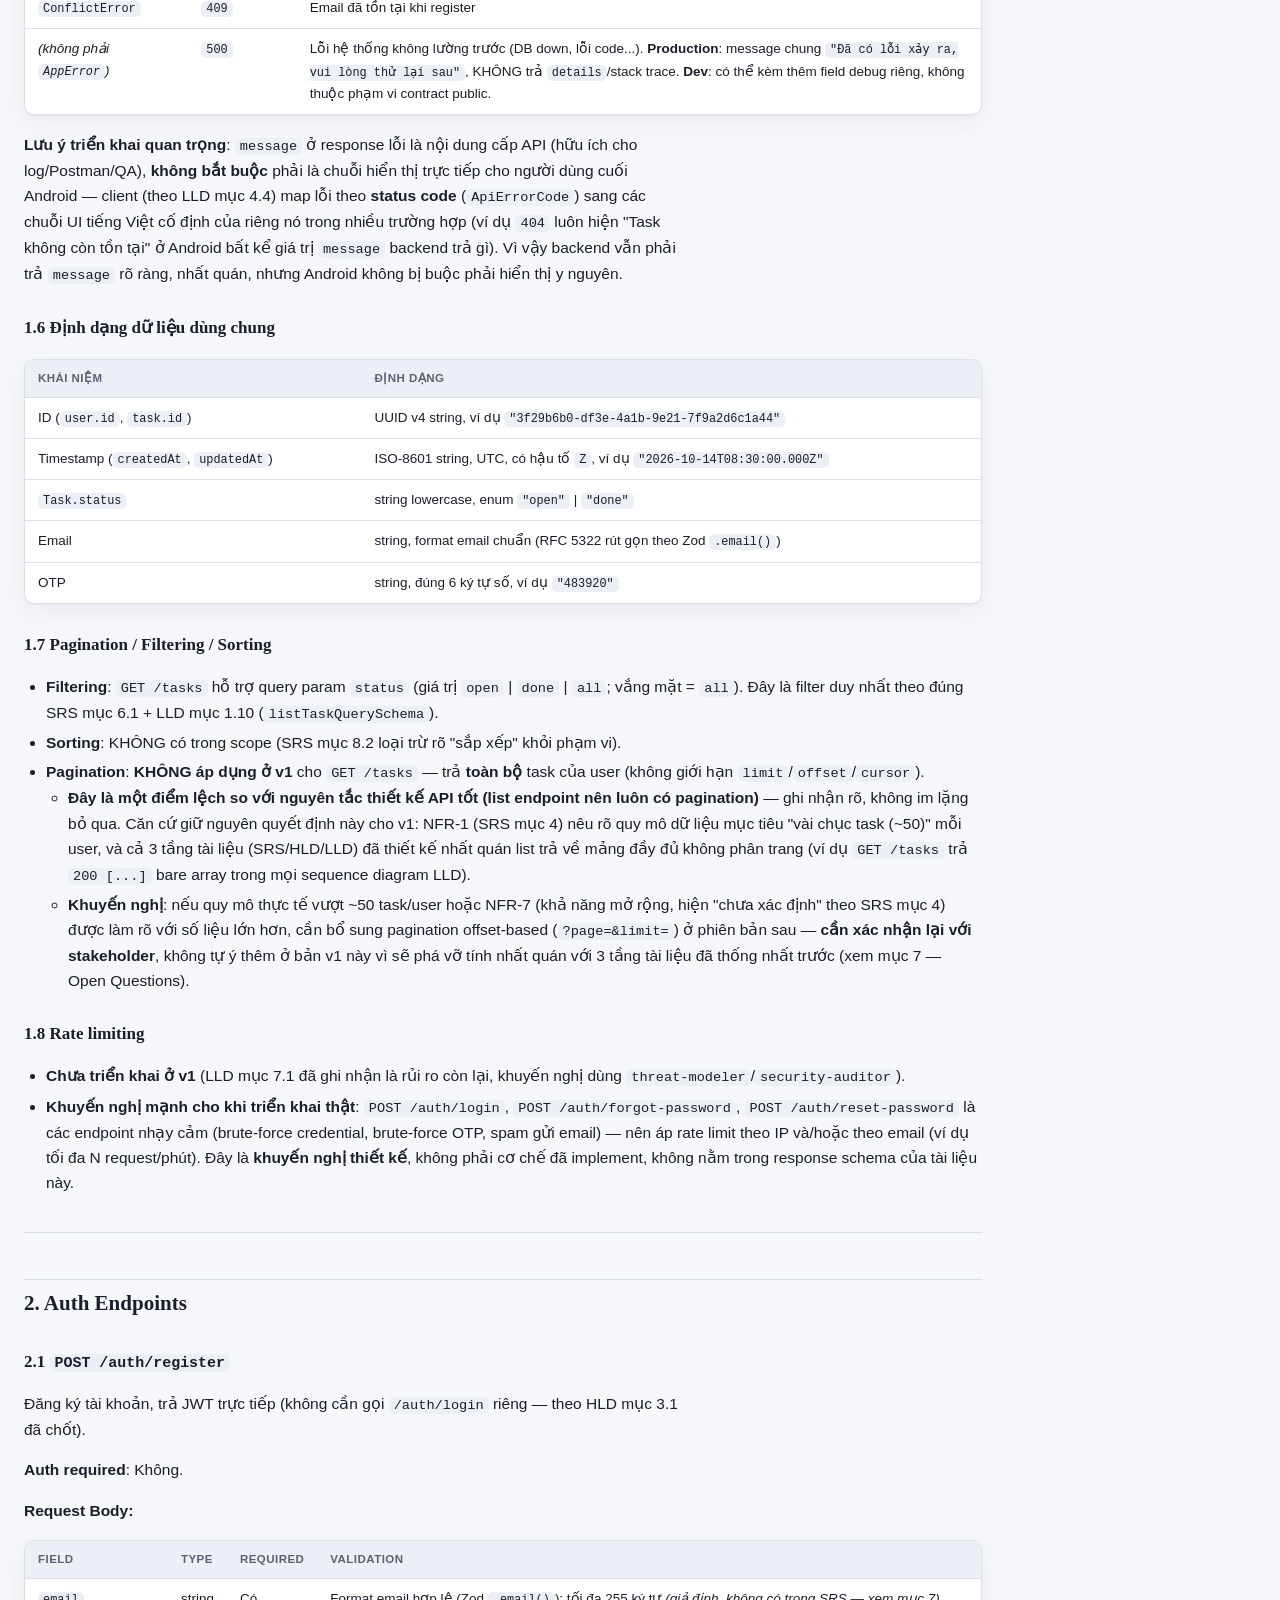
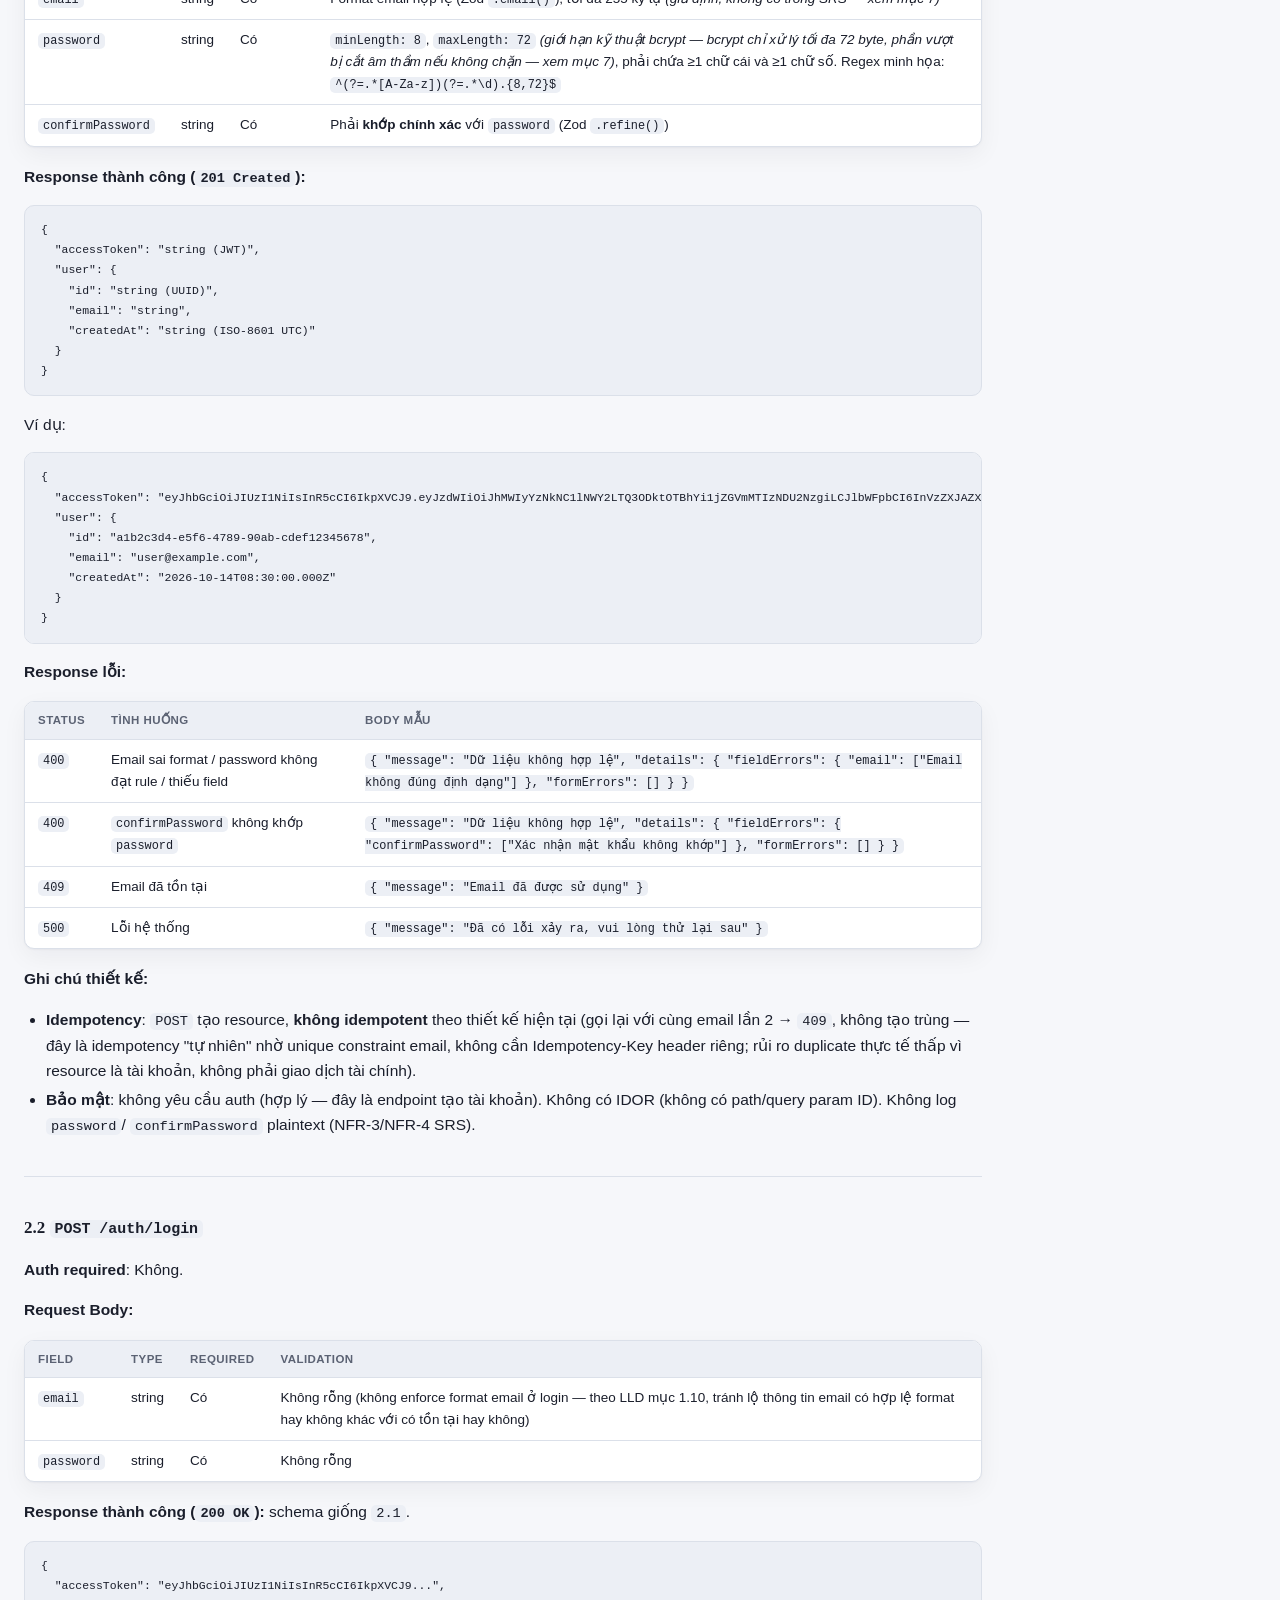
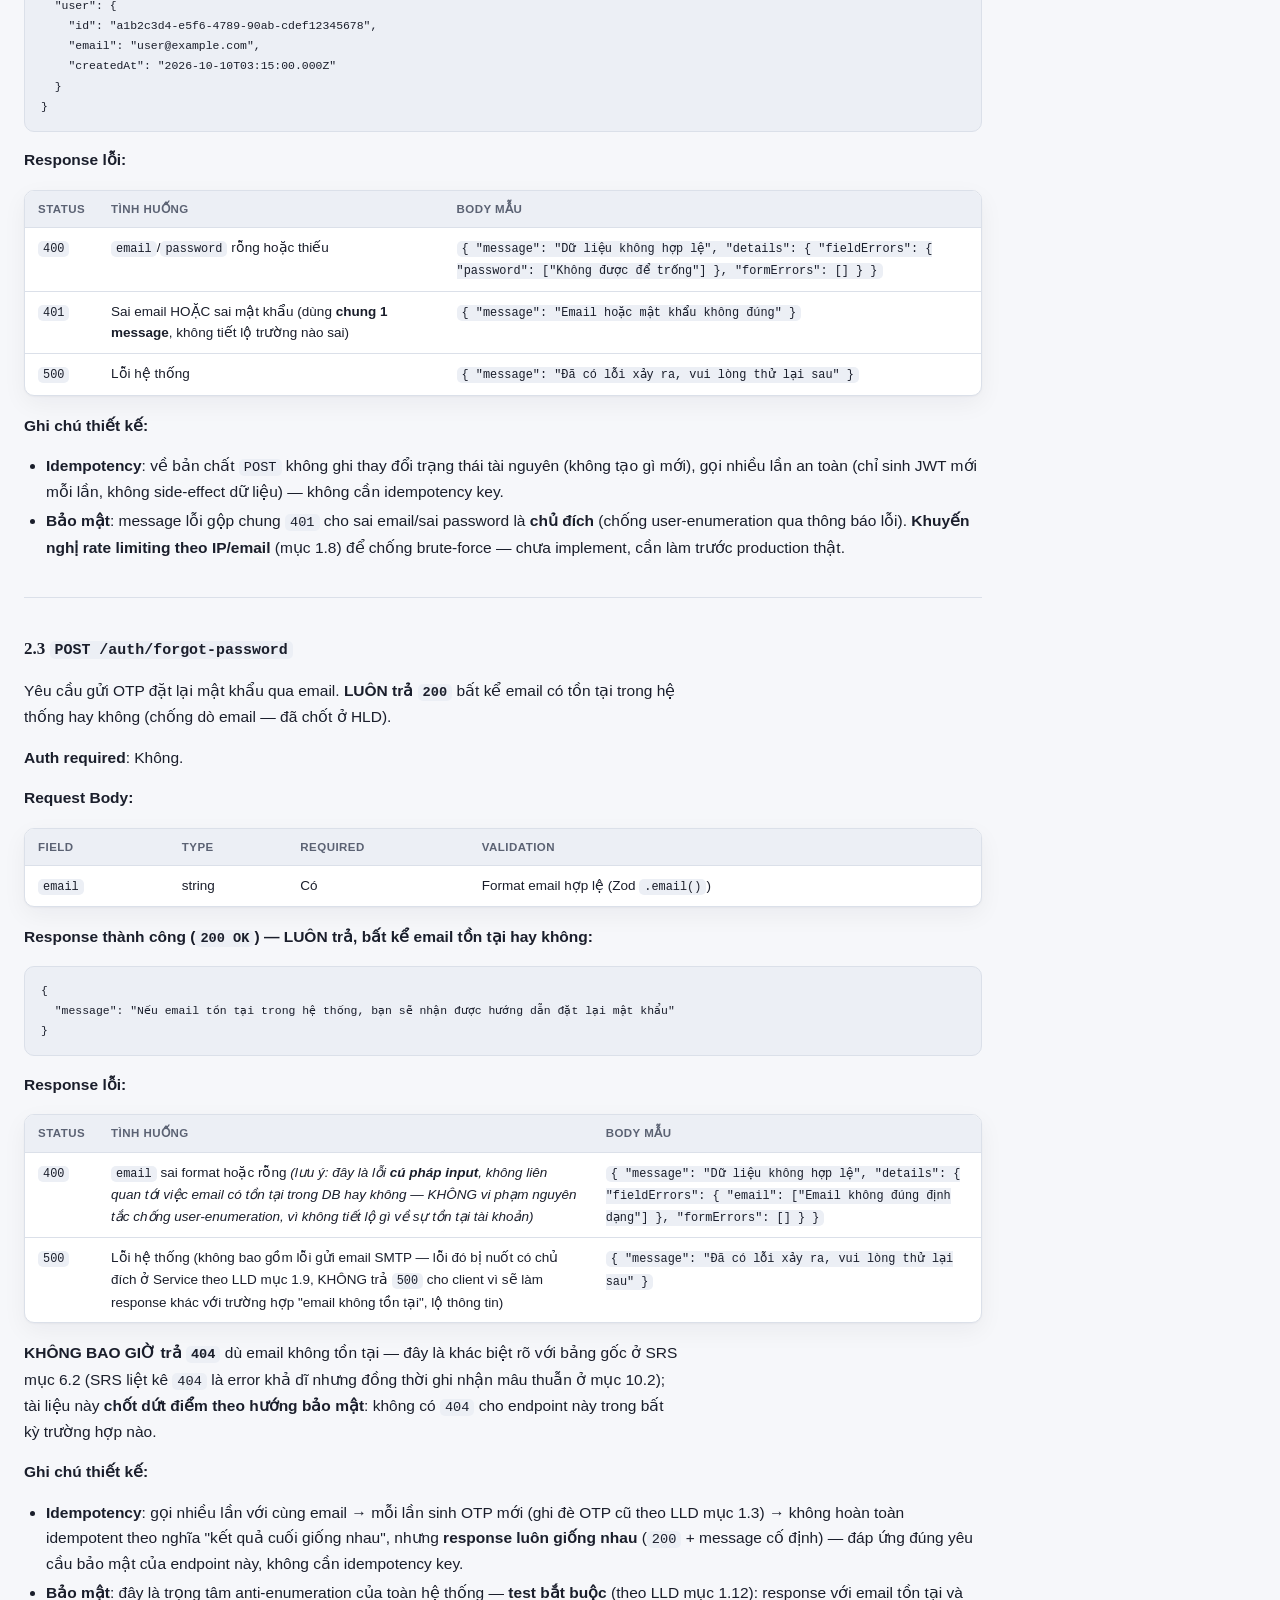
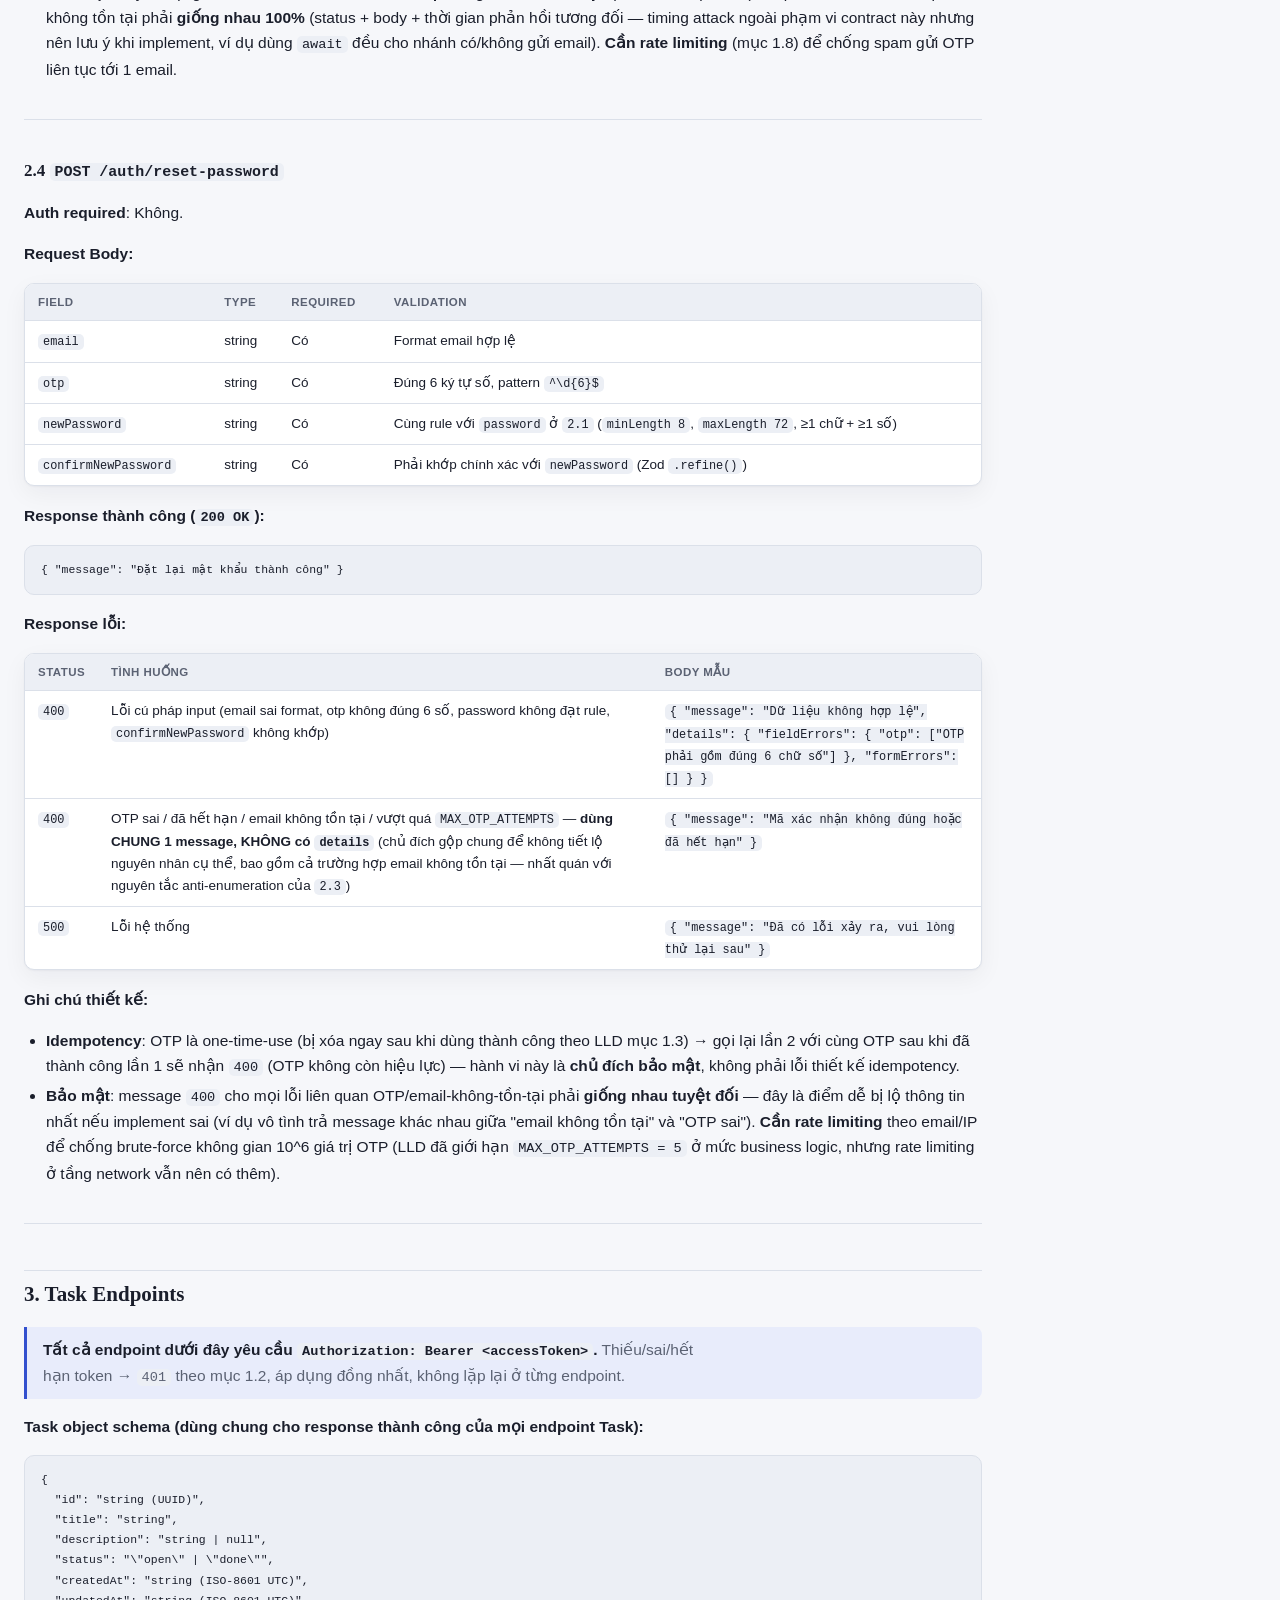
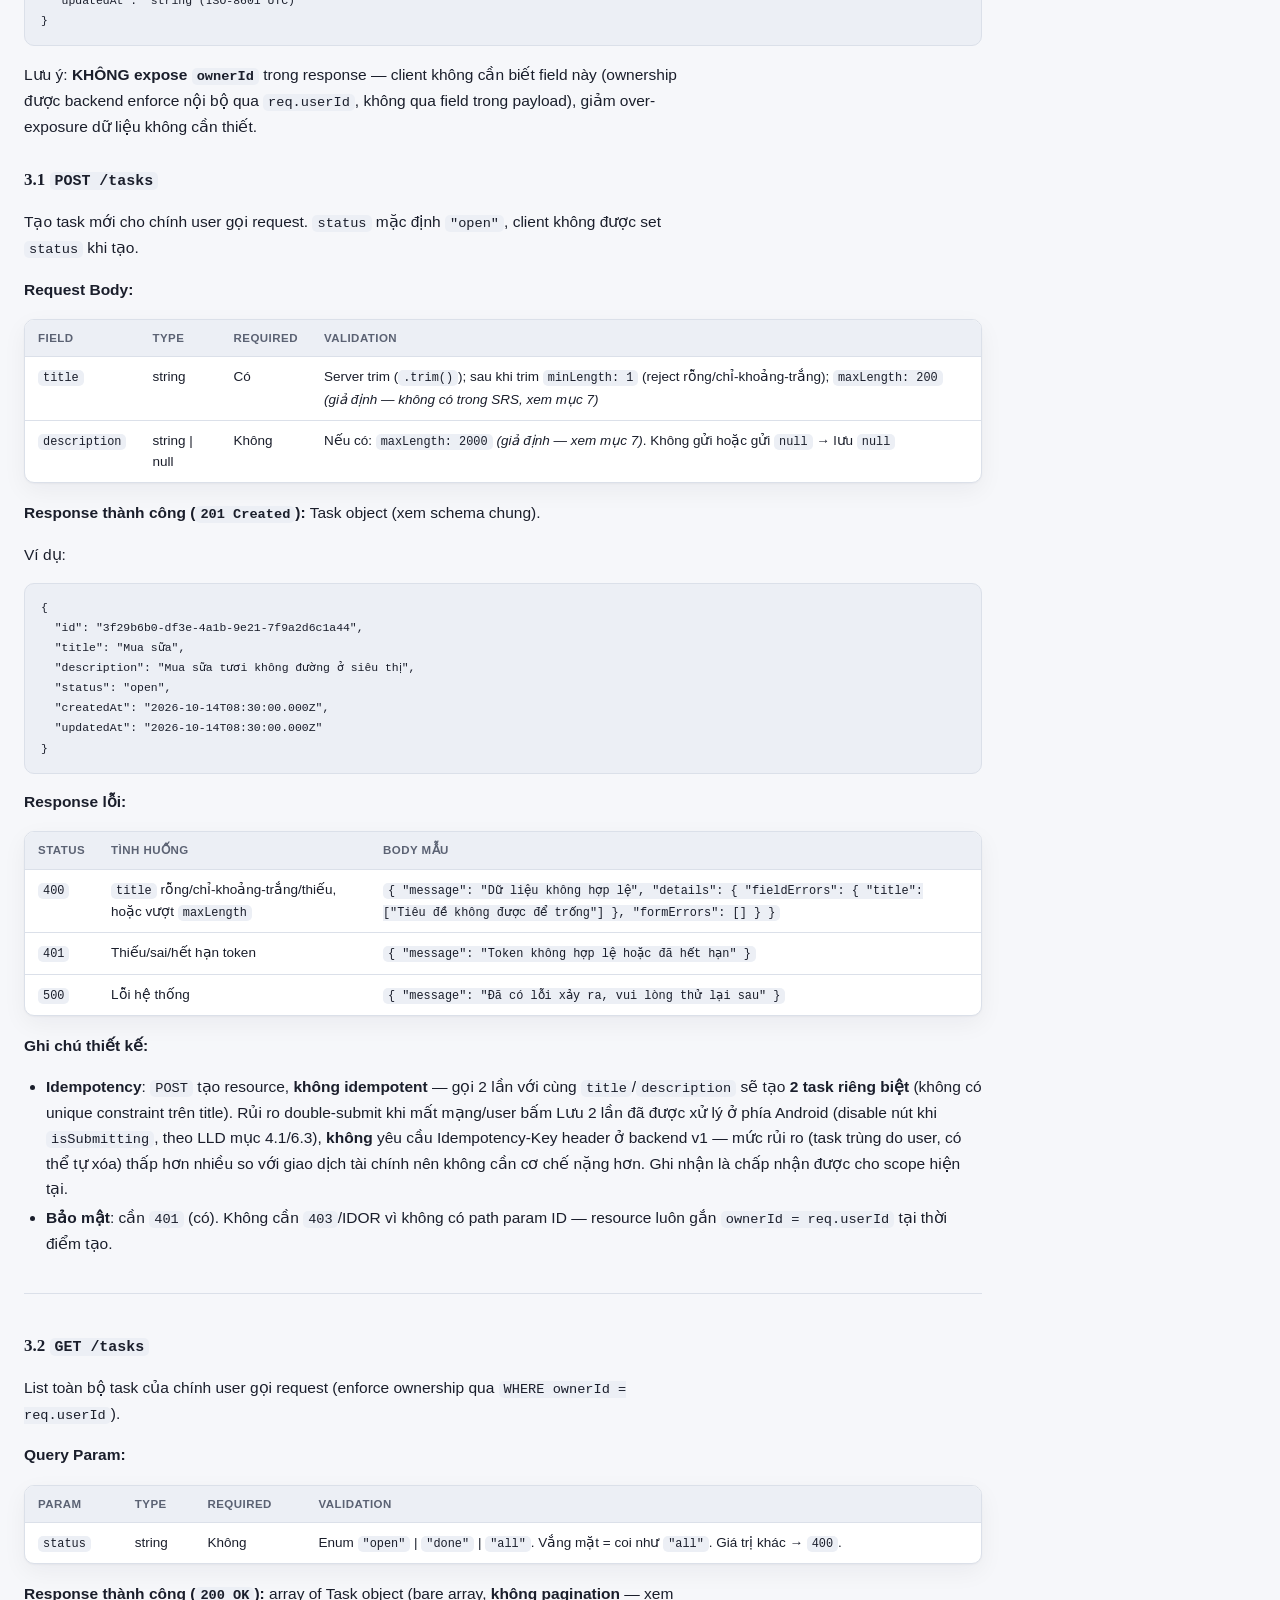
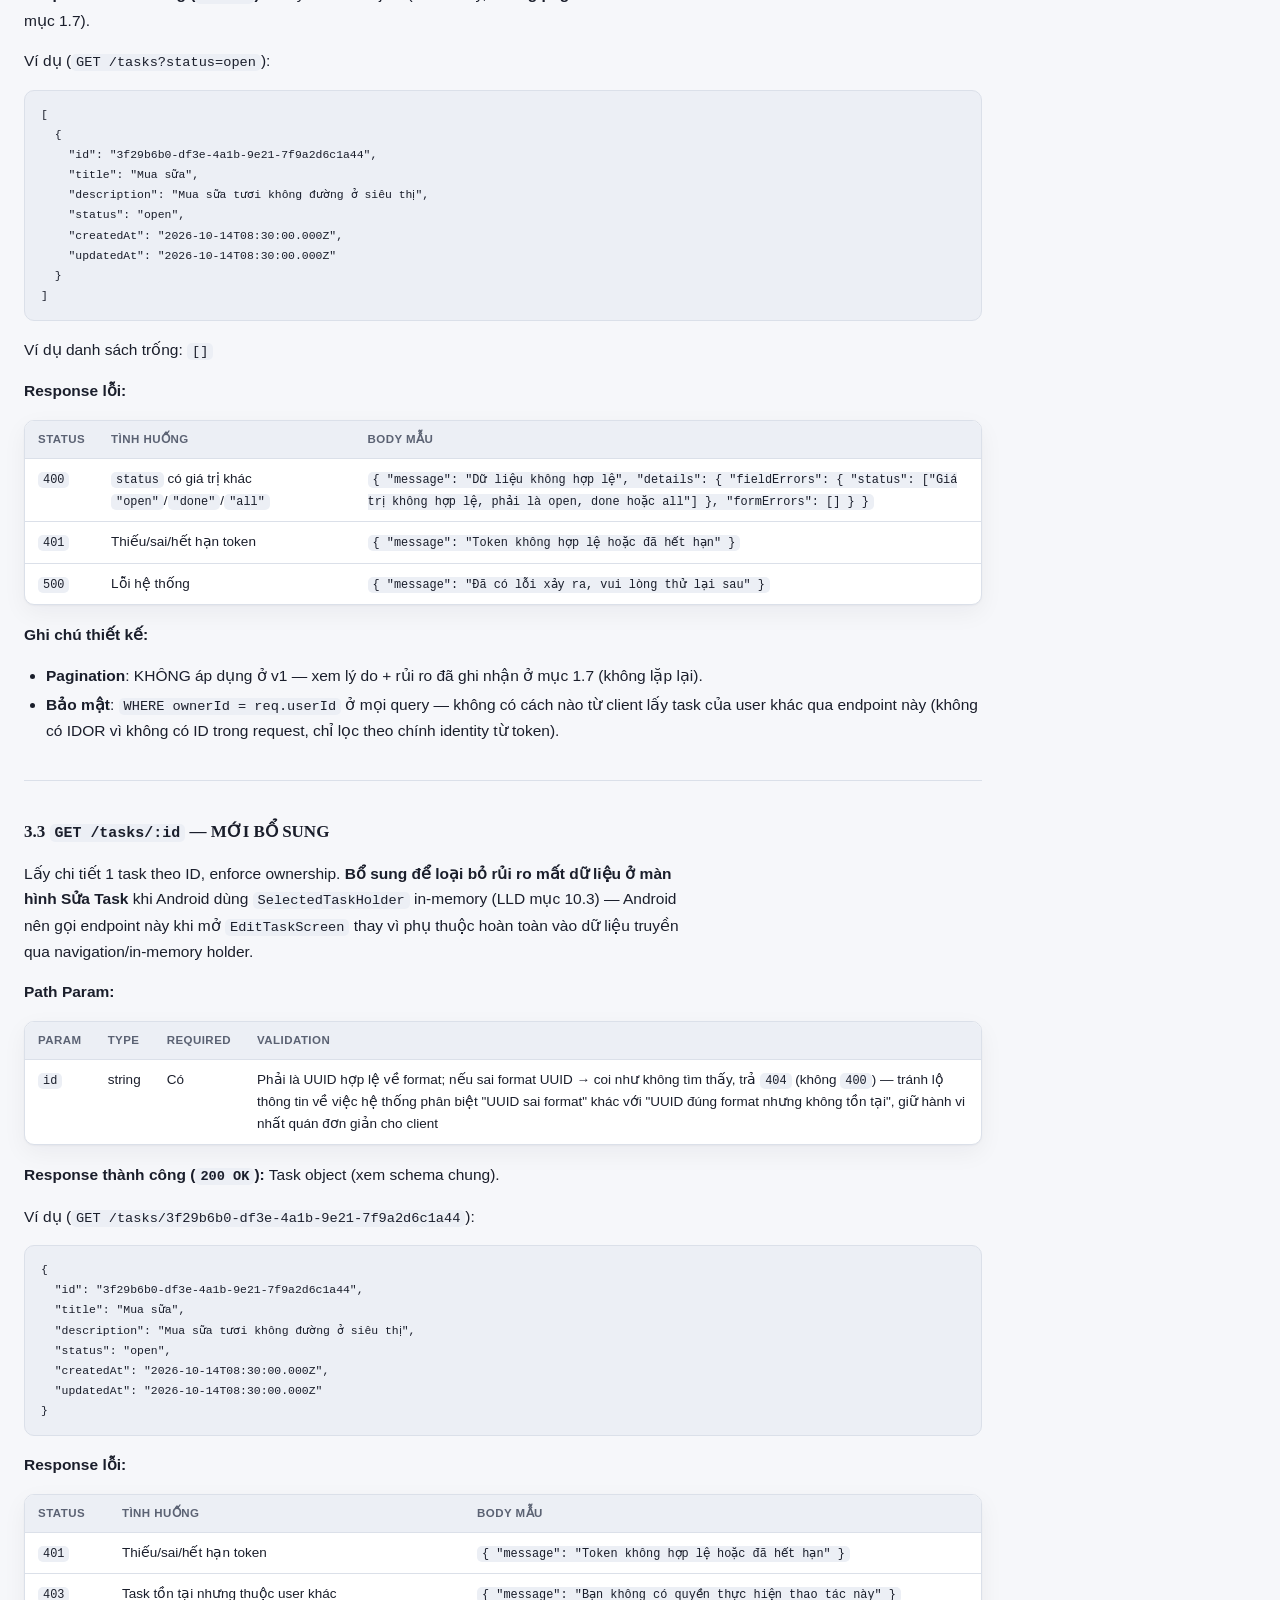
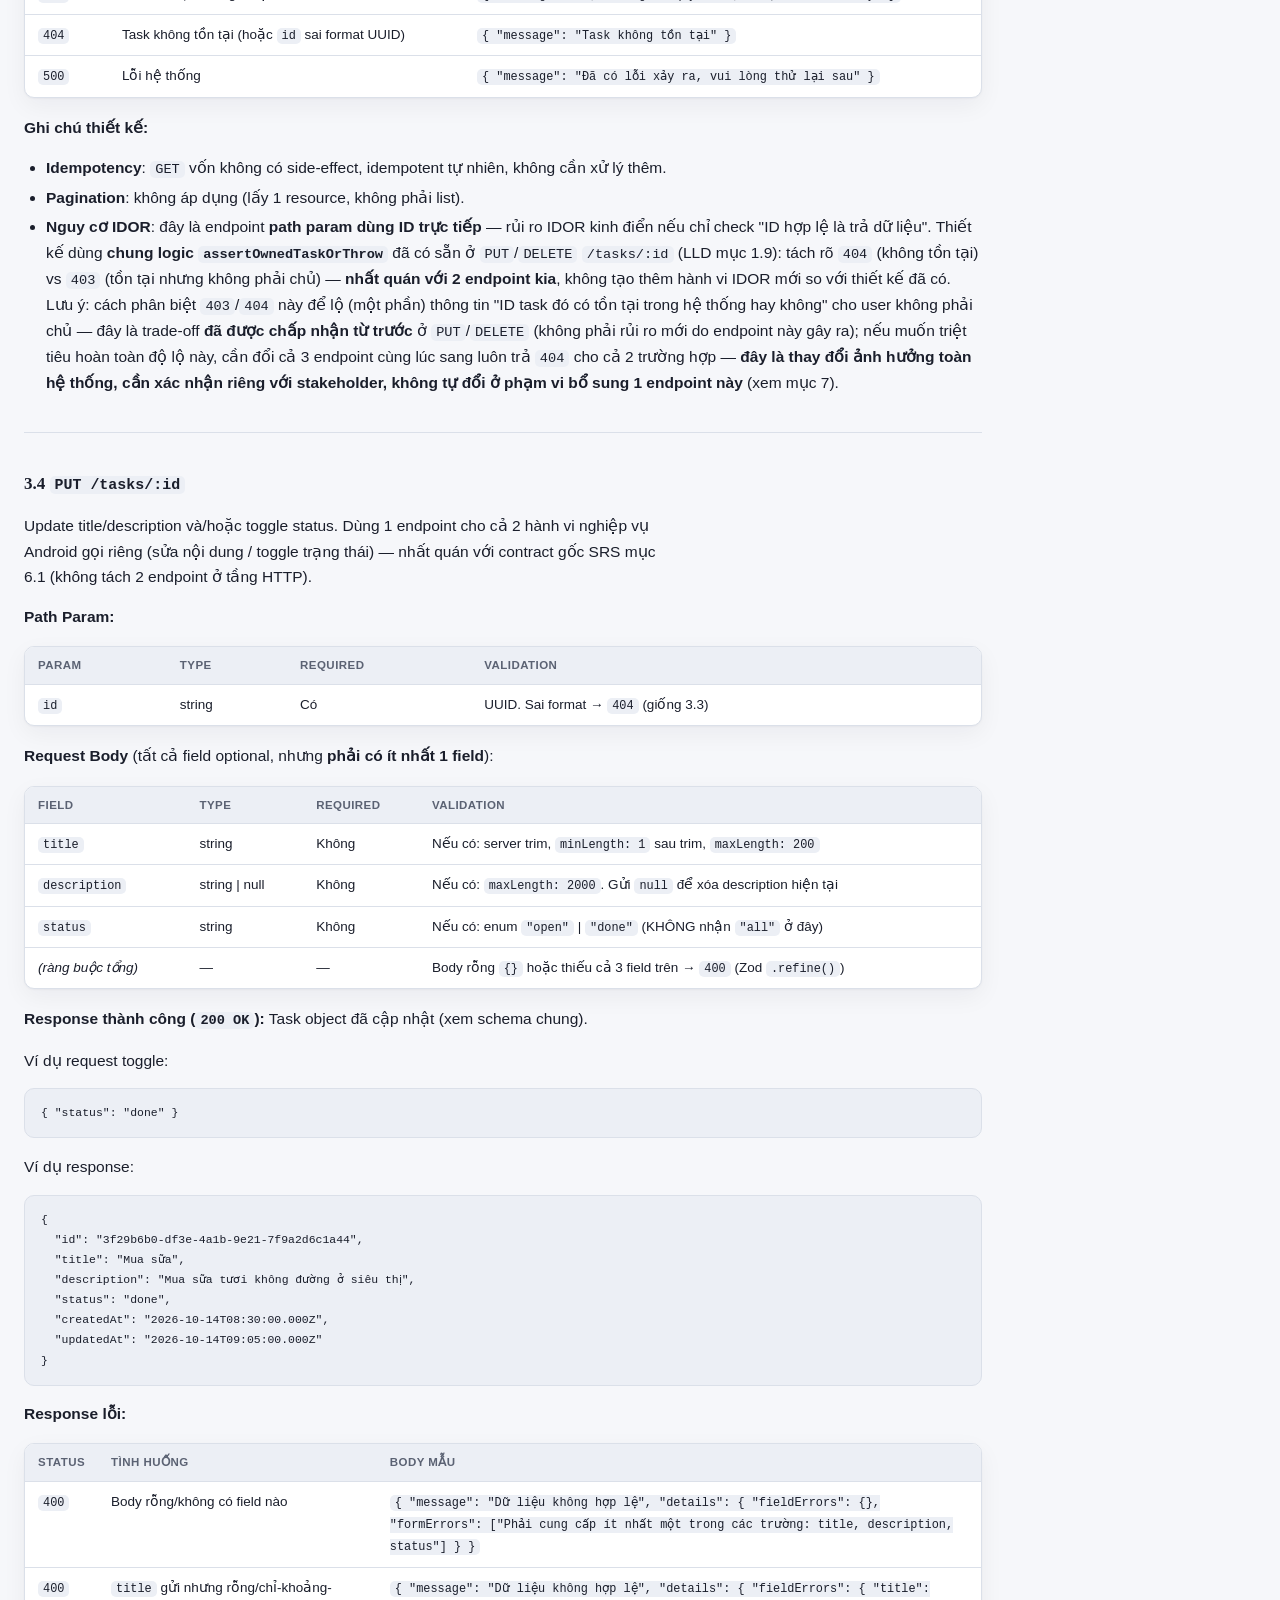
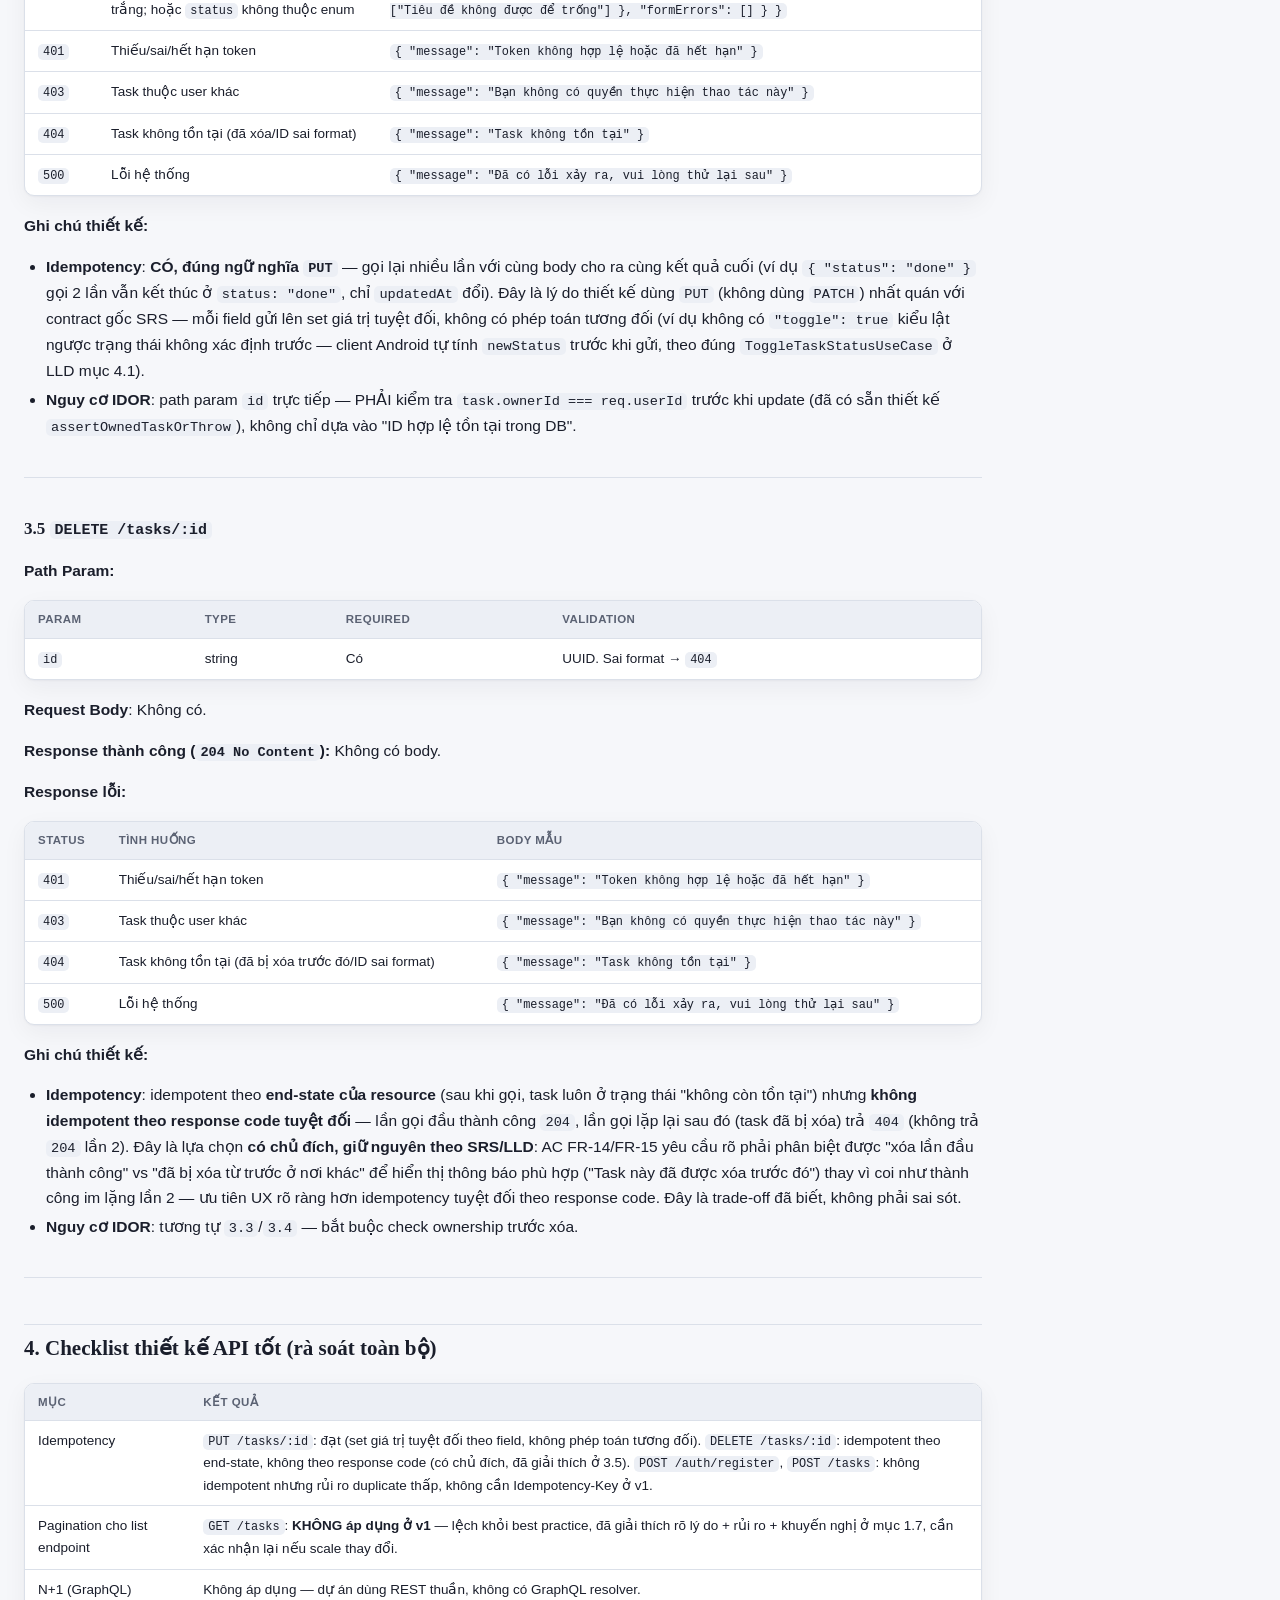
<file: docs/html/api-contract.html>
<!doctype html>
<html lang="vi">
<head>
<meta charset="utf-8">
<meta name="viewport" content="width=device-width, initial-scale=1">
<title>API Contract: Ứng dụng Android Quản lý Task/To-Do (CRUD) · ToDo Android Docs</title>
<link rel="stylesheet" href="assets/doc.css">

</head>
<body>
<div class="topbar"><div class="topbar-inner">
  <div class="brand"><span class="mark">📚</span> ToDo Android · Docs</div>
  <nav class="topnav">
    <a href="index.html">Tổng quan</a>
    <a href="readme.html">README</a>
    <a href="srs.html">SRS</a>
    <a href="hld.html">HLD</a>
    <a href="lld.html">LLD</a>
    <a href="api-contract.html" class="active">API Contract</a>
    <a href="admin-task-statistics.html">Admin Thống kê</a>
    <a href="test-scenarios.html">Kịch bản Test</a>
  </nav>
</div></div>

<div class="shell">
  <article>
    <div class="doc-head">
      <div class="eyebrow">API Contract</div>
      <h1>API Contract: Ứng dụng Android Quản lý Task/To-Do (CRUD)</h1>
      <div class="doc-meta"><span>Nguồn: <code>docs\API_Contract_ToDo_Android.md</code></span><span>Cập nhật: 2026-11-02</span></div>
    </div>
    
<div class="table-wrap">
<table>
<thead>
<tr>
<th></th>
<th></th>
</tr>
</thead>
<tbody>
<tr>
<td><strong>Dự án</strong></td>
<td>Full-Stack Assessment — Task 2: Task/To-Do CRUD Management</td>
</tr>
<tr>
<td><strong>Phiên bản</strong></td>
<td>1.0</td>
</tr>
<tr>
<td><strong>Ngày tạo</strong></td>
<td>2026-10-14</td>
</tr>
<tr>
<td><strong>Trạng thái</strong></td>
<td>Draft chính thức — chốt contract trước khi code Backend/Android thật</td>
</tr>
<tr>
<td><strong>Nguồn căn cứ</strong></td>
<td><code>docs/SRS_ToDo_Android.md</code> (v1.0, mục 5–6), <code>docs/HLD_ToDo_Android.md</code> (v1.0, mục 2–3), <code>docs/LLD_ToDo_Android.md</code> (v1.0, mục 1, 3, 9, 10)</td>
</tr>
<tr>
<td><strong>Phạm vi</strong></td>
<td>Backend REST API (Node.js + Express + TypeScript + Prisma + PostgreSQL) cho Auth + Task CRUD, tiêu thụ bởi Android app</td>
</tr>
</tbody>
</table>
</div>
<blockquote>
<p>Dự án greenfield, chưa có code triển khai thật. Nguồn &quot;convention hiện có&quot;
dùng để thiết kế là <strong>chuỗi tài liệu thiết kế đã thống nhất</strong> (SRS → HLD →
LLD), không phải code route/controller thật — các field name/status
code/pseudocode ở LLD mục 1.9–1.11 được dùng làm căn cứ chính, và tài liệu
này <strong>chốt chính thức</strong> các điểm LLD còn để ở mức giả định.</p>
</blockquote>
<hr />
<h2 id="cập-nhật-2026-11-02-chuyển-sang-auth-core-toàn-bộ-contract-dưới-đây-đã-lỗi-thời">CẬP NHẬT 2026-11-02 — Chuyển sang <code>auth-core</code>, TOÀN BỘ contract dưới đây ĐÃ LỖI THỜI</h2>
<p>Backend Express/Prisma riêng của project (mô tả trong toàn bộ file này) đã bị
<strong>xóa</strong>. Project chuyển sang dùng chung backend NestJS của submodule
<code>auth-core</code> (<code>hadv-vn/Multi-user-System</code>) cho phần Auth, và thêm một module
Task mới (<code>auth-core/backend/src/features/todo-task-module/</code>) — mở rộng
riêng cho ToDo, sống trong <code>auth-core</code>, KHÔNG phải phần generic của
Multi-user-System (xem <code>README.md</code> mục &quot;1. auth-core (submodule)&quot;). Toàn bộ
nội dung từ mục 1 trở xuống của file này mô tả <strong>contract cũ, đã lỗi thời</strong>,
giữ lại chỉ để tham khảo lịch sử. Các điểm thay đổi chính:</p>
<ol>
<li><strong>Base path</strong>: <code>/v1/...</code> → <strong><code>api/v1/...</code></strong> cho mọi endpoint (<code>api/v1/auth/*</code>,
<code>api/v1/tasks/*</code>), khác mục 1.1 (không prefix version) của contract cũ.</li>
<li><strong>Auth</strong>: JWT Bearer token → <strong>session cookie httpOnly (<code>sid</code>)</strong> do
server set qua <code>Set-Cookie</code>, kèm <strong>CSRF double-submit cookie</strong> (<code>csrfToken</code>
/ header <code>x-csrf-token</code>) cho mọi request thay đổi dữ liệu trên route đã
đăng nhập (trừ <code>login</code>/<code>register</code>/<code>forgot-password</code>/<code>reset-password</code>/
<code>logout</code>). Không còn <code>accessToken</code> trong response body.</li>
<li><strong>Đăng ký bắt buộc xác thực email</strong> trước khi login được (<code>EmailNotVerifiedException</code>,
HTTP 403, <code>errorCode = &quot;EMAIL_NOT_VERIFIED&quot;</code>) — khác hoàn toàn mục 0.2/2.1
cũ (&quot;đăng ký thành công nhận token trực tiếp, không cần <code>/auth/login</code>
riêng&quot;). Có thêm <code>POST api/v1/auth/resend-verification</code>.</li>
<li><strong>Reset password dùng token từ link email</strong>, không phải OTP 6 số —
<code>POST api/v1/auth/reset-password</code> nhận <code>{ token, newPassword }</code>, KHÔNG có
<code>email</code>/<code>confirmNewPassword</code> trong body (khác mục 0.2/2.4 cũ).</li>
<li><strong>Response envelope đổi hoàn toàn</strong>: thành công bọc <code>{ data, message? }</code>,
lỗi bọc <code>{ error: { code, message, details?, retryAfterSeconds? } }</code> —
khác mục 1.5 cũ (bare JSON / <code>{ message }</code>).</li>
<li><strong>Task CRUD</strong> (<code>api/v1/tasks</code>) giữ đúng method/path/semantic nghiệp vụ như
contract cũ (<code>POST</code>/<code>GET</code>/<code>GET :id</code>/<code>PUT :id</code>/<code>DELETE :id</code>, <code>PUT</code> dùng
chung cho sửa nội dung và đổi status qua 2 DTO khác nhau, <code>status</code> vẫn
<code>&quot;open&quot;</code>/<code>&quot;done&quot;</code> lowercase, không expose <code>ownerId</code>) — chỉ khác ở việc bọc
response trong <code>{ data }</code> và path có prefix <code>api/v1/</code>.</li>
<li><strong><code>DELETE /tasks/:id</code> vẫn trả <code>204 No Content</code></strong> không đổi.</li>
</ol>
<p>Chi tiết implementation thật: xem
<code>auth-core/backend/src/features/todo-task-module/</code> (Task) và
<code>auth-core/backend/src/auth/</code>, <code>session/</code>, <code>common/csrf/</code> (Auth/Session/CSRF).
Phía Android: <code>android/app/src/main/java/com/example/todo/data/</code> (DTO/API
service/repository đã cập nhật khớp).</p>
<hr />
<h2 id="0-hai-điểm-mở-đã-được-giao-quyết-định-dứt-điểm-lịch-sử-đã-lỗi-thời-xem-mục-cập-nhật-trên">0. Hai điểm mở đã được giao quyết định dứt điểm (LỊCH SỬ — đã lỗi thời, xem mục cập nhật trên)</h2>
<ol>
<li><strong>Bổ sung <code>GET /tasks/:id</code></strong>: ĐÃ THÊM vào contract chính thức (mục 3.3).
Loại bỏ hoàn toàn rủi ro mất dữ liệu do <code>SelectedTaskHolder</code> in-memory khi
process death (LLD mục 10.3). Android nên đổi <code>EditTaskScreen</code> sang gọi
<code>GET /tasks/:id</code> khi mở màn hình (thay vì đọc <code>SelectedTaskHolder</code>) —
<strong>đây là khuyến nghị cập nhật LLD/Android, nằm ngoài phạm vi file này</strong>
(file này chỉ là API contract; cập nhật class design Android thuộc
<code>low-level-designer</code>).</li>
<li><strong><code>confirmPassword</code> / <code>confirmNewPassword</code> là field thật trong request
body</strong>: ĐÃ CHỐT — có mặt chính thức trong <code>POST /auth/register</code> và
<code>POST /auth/reset-password</code>, validate server-side bằng Zod <code>.refine()</code>
phải khớp với <code>password</code>/<code>newPassword</code> (defense in depth, không chỉ dựa
vào validate client).</li>
</ol>
<hr />
<h2 id="1-quy-ước-chung-áp-dụng-cho-mọi-endpoint">1. Quy ước chung (áp dụng cho MỌI endpoint)</h2>
<h3 id="11-base-path-versioning">1.1 Base path &amp; Versioning</h3>
<ul>
<li>Không có prefix version (<code>/v1/...</code>) — kế thừa nguyên trạng từ SRS mục 6 và
HLD/LLD, mọi path dùng trực tiếp <code>/auth/*</code>, <code>/tasks/*</code>. Đây là quyết định
đã có sẵn trong 3 tầng tài liệu trước, tài liệu này giữ nguyên, không tự ý
đổi thêm version.</li>
<li>Base URL cụ thể (domain/port) không thuộc phạm vi contract này (thuộc
deployment, xem HLD mục 4).</li>
</ul>
<h3 id="12-authentication">1.2 Authentication</h3>
<ul>
<li>Header: <code>Authorization: Bearer &lt;accessToken&gt;</code>.</li>
<li>Áp dụng cho <strong>toàn bộ</strong> <code>/tasks/*</code> (bao gồm <code>GET /tasks/:id</code> mới bổ sung).
<code>/auth/*</code> KHÔNG yêu cầu header này.</li>
<li>Token là JWT, claim tối thiểu: <code>sub</code> (userId), <code>email</code>, <code>iat</code>, <code>exp</code>. TTL
đề xuất 7 ngày (giả định LLD mục 9.9, chưa có NFR nguồn — xem mục 7).</li>
<li>Mọi lỗi liên quan token (thiếu header, sai format không phải
<code>Bearer &lt;token&gt;</code>, sai signature, hết hạn) → <strong>đồng nhất <code>401</code></strong>, message
chung <code>&quot;Token không hợp lệ hoặc đã hết hạn&quot;</code>. Không phân biệt lý do cụ thể
trong message trả về client (tránh lộ chi tiết nội bộ về cơ chế xác thực).</li>
</ul>
<h3 id="13-content-type">1.3 Content-Type</h3>
<ul>
<li>Request: <code>Content-Type: application/json</code> (trừ khi không có body, ví dụ
<code>GET</code>, <code>DELETE</code>).</li>
<li>Response: <code>Content-Type: application/json</code> cho mọi response có body.
<code>204 No Content</code> không có body.</li>
</ul>
<h3 id="14-response-envelope-thành-công">1.4 Response envelope (thành công)</h3>
<ul>
<li><strong>Không dùng envelope</strong> — trả thẳng data ở top-level JSON (object cho 1
resource, array thuần cho danh sách, <code>{ message }</code> cho các thao tác không
trả resource cụ thể như <code>forgot-password</code>/<code>reset-password</code>).</li>
<li>Lý do giữ quy ước này: nhất quán với toàn bộ pseudocode/sequence diagram đã
thống nhất ở LLD (<code>res.status(201).json({ accessToken, user })</code>,
<code>res.status(200).json([...tasks])</code>...) — không có lớp bọc <code>data</code>/<code>meta</code>
nào được thiết kế từ trước.</li>
</ul>
<h3 id="15-error-response-schema-chuẩn-dùng-chung-cho-mọi-endpoint">1.5 Error Response Schema — CHUẨN DÙNG CHUNG CHO MỌI ENDPOINT</h3>
<pre><code class="language-json">{
  &quot;message&quot;: &quot;string — mô tả lỗi, an toàn để hiển thị/log, KHÔNG chứa stack trace hay chi tiết hệ thống nội bộ&quot;,
  &quot;details&quot;: &quot;object | undefined — CHỈ xuất hiện với lỗi validate cấp field (Zod); dạng { fieldErrors: { [field]: string[] }, formErrors: string[] }. Không có với lỗi business rule/ownership/404.&quot;
}
</code></pre>
<p><strong>Mapping Exception class (LLD mục 1.4) → HTTP status:</strong></p>
<div class="table-wrap">
<table>
<thead>
<tr>
<th>Exception class</th>
<th>HTTP status</th>
<th>Khi nào</th>
</tr>
</thead>
<tbody>
<tr>
<td><code>BadRequestError</code></td>
<td><code>400</code></td>
<td>Validate schema (Zod) fail; OTP sai/hết hạn/vượt max attempt; PUT body không có field nào</td>
</tr>
<tr>
<td><code>UnauthorizedError</code></td>
<td><code>401</code></td>
<td>Thiếu/sai/hết hạn JWT; sai email hoặc mật khẩu khi login</td>
</tr>
<tr>
<td><code>ForbiddenError</code></td>
<td><code>403</code></td>
<td>Task tồn tại nhưng không thuộc user hiện tại</td>
</tr>
<tr>
<td><code>NotFoundError</code></td>
<td><code>404</code></td>
<td>Task không tồn tại (đã xóa hoặc chưa từng tồn tại)</td>
</tr>
<tr>
<td><code>ConflictError</code></td>
<td><code>409</code></td>
<td>Email đã tồn tại khi register</td>
</tr>
<tr>
<td><em>(không phải <code>AppError</code>)</em></td>
<td><code>500</code></td>
<td>Lỗi hệ thống không lường trước (DB down, lỗi code...). <strong>Production</strong>: message chung <code>&quot;Đã có lỗi xảy ra, vui lòng thử lại sau&quot;</code>, KHÔNG trả <code>details</code>/stack trace. <strong>Dev</strong>: có thể kèm thêm field debug riêng, không thuộc phạm vi contract public.</td>
</tr>
</tbody>
</table>
</div>
<p><strong>Lưu ý triển khai quan trọng</strong>: <code>message</code> ở response lỗi là nội dung cấp
API (hữu ích cho log/Postman/QA), <strong>không bắt buộc</strong> phải là chuỗi hiển thị
trực tiếp cho người dùng cuối Android — client (theo LLD mục 4.4) map lỗi
theo <strong>status code</strong> (<code>ApiErrorCode</code>) sang các chuỗi UI tiếng Việt cố định
của riêng nó trong nhiều trường hợp (ví dụ <code>404</code> luôn hiện &quot;Task không còn
tồn tại&quot; ở Android bất kể giá trị <code>message</code> backend trả gì). Vì vậy backend
vẫn phải trả <code>message</code> rõ ràng, nhất quán, nhưng Android không bị buộc phải
hiển thị y nguyên.</p>
<h3 id="16-định-dạng-dữ-liệu-dùng-chung">1.6 Định dạng dữ liệu dùng chung</h3>
<div class="table-wrap">
<table>
<thead>
<tr>
<th>Khái niệm</th>
<th>Định dạng</th>
</tr>
</thead>
<tbody>
<tr>
<td>ID (<code>user.id</code>, <code>task.id</code>)</td>
<td>UUID v4 string, ví dụ <code>&quot;3f29b6b0-df3e-4a1b-9e21-7f9a2d6c1a44&quot;</code></td>
</tr>
<tr>
<td>Timestamp (<code>createdAt</code>, <code>updatedAt</code>)</td>
<td>ISO-8601 string, UTC, có hậu tố <code>Z</code>, ví dụ <code>&quot;2026-10-14T08:30:00.000Z&quot;</code></td>
</tr>
<tr>
<td><code>Task.status</code></td>
<td>string lowercase, enum <code>&quot;open&quot;</code> | <code>&quot;done&quot;</code></td>
</tr>
<tr>
<td>Email</td>
<td>string, format email chuẩn (RFC 5322 rút gọn theo Zod <code>.email()</code>)</td>
</tr>
<tr>
<td>OTP</td>
<td>string, đúng 6 ký tự số, ví dụ <code>&quot;483920&quot;</code></td>
</tr>
</tbody>
</table>
</div>
<h3 id="17-pagination-filtering-sorting">1.7 Pagination / Filtering / Sorting</h3>
<ul>
<li><strong>Filtering</strong>: <code>GET /tasks</code> hỗ trợ query param <code>status</code> (giá trị
<code>open</code> | <code>done</code> | <code>all</code>; vắng mặt = <code>all</code>). Đây là filter duy nhất theo
đúng SRS mục 6.1 + LLD mục 1.10 (<code>listTaskQuerySchema</code>).</li>
<li><strong>Sorting</strong>: KHÔNG có trong scope (SRS mục 8.2 loại trừ rõ &quot;sắp xếp&quot; khỏi
phạm vi).</li>
<li><strong>Pagination</strong>: <strong>KHÔNG áp dụng ở v1</strong> cho <code>GET /tasks</code> — trả <strong>toàn bộ</strong>
task của user (không giới hạn <code>limit</code>/<code>offset</code>/<code>cursor</code>).
<ul>
<li><strong>Đây là một điểm lệch so với nguyên tắc thiết kế API tốt (list endpoint
nên luôn có pagination)</strong> — ghi nhận rõ, không im lặng bỏ qua. Căn cứ
giữ nguyên quyết định này cho v1: NFR-1 (SRS mục 4) nêu rõ quy mô dữ
liệu mục tiêu &quot;vài chục task (~50)&quot; mỗi user, và cả 3 tầng tài liệu
(SRS/HLD/LLD) đã thiết kế nhất quán list trả về mảng đầy đủ không phân
trang (ví dụ <code>GET /tasks</code> trả <code>200 [...]</code> bare array trong mọi sequence
diagram LLD).</li>
<li><strong>Khuyến nghị</strong>: nếu quy mô thực tế vượt ~50 task/user hoặc NFR-7 (khả
năng mở rộng, hiện &quot;chưa xác định&quot; theo SRS mục 4) được làm rõ với số
liệu lớn hơn, cần bổ sung pagination offset-based (<code>?page=&amp;limit=</code>) ở
phiên bản sau — <strong>cần xác nhận lại với stakeholder</strong>, không tự ý thêm ở
bản v1 này vì sẽ phá vỡ tính nhất quán với 3 tầng tài liệu đã thống nhất
trước (xem mục 7 — Open Questions).</li>
</ul>
</li>
</ul>
<h3 id="18-rate-limiting">1.8 Rate limiting</h3>
<ul>
<li><strong>Chưa triển khai ở v1</strong> (LLD mục 7.1 đã ghi nhận là rủi ro còn lại,
khuyến nghị dùng <code>threat-modeler</code>/<code>security-auditor</code>).</li>
<li><strong>Khuyến nghị mạnh cho khi triển khai thật</strong>: <code>POST /auth/login</code>,
<code>POST /auth/forgot-password</code>, <code>POST /auth/reset-password</code> là các endpoint
nhạy cảm (brute-force credential, brute-force OTP, spam gửi email) — nên
áp rate limit theo IP và/hoặc theo email (ví dụ tối đa N request/phút).
Đây là <strong>khuyến nghị thiết kế</strong>, không phải cơ chế đã implement, không
nằm trong response schema của tài liệu này.</li>
</ul>
<hr />
<h2 id="2-auth-endpoints">2. Auth Endpoints</h2>
<h3 id="21-post-authregister">2.1 <code>POST /auth/register</code></h3>
<p>Đăng ký tài khoản, trả JWT trực tiếp (không cần gọi <code>/auth/login</code> riêng —
theo HLD mục 3.1 đã chốt).</p>
<p><strong>Auth required</strong>: Không.</p>
<p><strong>Request Body:</strong></p>
<div class="table-wrap">
<table>
<thead>
<tr>
<th>Field</th>
<th>Type</th>
<th>Required</th>
<th>Validation</th>
</tr>
</thead>
<tbody>
<tr>
<td><code>email</code></td>
<td>string</td>
<td>Có</td>
<td>Format email hợp lệ (Zod <code>.email()</code>); tối đa 255 ký tự <em>(giả định, không có trong SRS — xem mục 7)</em></td>
</tr>
<tr>
<td><code>password</code></td>
<td>string</td>
<td>Có</td>
<td><code>minLength: 8</code>, <code>maxLength: 72</code> <em>(giới hạn kỹ thuật bcrypt — bcrypt chỉ xử lý tối đa 72 byte, phần vượt bị cắt âm thầm nếu không chặn — xem mục 7)</em>, phải chứa ≥1 chữ cái và ≥1 chữ số. Regex minh họa: <code>^(?=.*[A-Za-z])(?=.*\d).{8,72}$</code></td>
</tr>
<tr>
<td><code>confirmPassword</code></td>
<td>string</td>
<td>Có</td>
<td>Phải <strong>khớp chính xác</strong> với <code>password</code> (Zod <code>.refine()</code>)</td>
</tr>
</tbody>
</table>
</div>
<p><strong>Response thành công (<code>201 Created</code>):</strong></p>
<pre><code class="language-json">{
  &quot;accessToken&quot;: &quot;string (JWT)&quot;,
  &quot;user&quot;: {
    &quot;id&quot;: &quot;string (UUID)&quot;,
    &quot;email&quot;: &quot;string&quot;,
    &quot;createdAt&quot;: &quot;string (ISO-8601 UTC)&quot;
  }
}
</code></pre>
<p>Ví dụ:</p>
<pre><code class="language-json">{
  &quot;accessToken&quot;: &quot;eyJhbGciOiJIUzI1NiIsInR5cCI6IkpXVCJ9.eyJzdWIiOiJhMWIyYzNkNC1lNWY2LTQ3ODktOTBhYi1jZGVmMTIzNDU2NzgiLCJlbWFpbCI6InVzZXJAZXhhbXBsZS5jb20iLCJpYXQiOjE3NjAwMDAwMDAsImV4cCI6MTc2MDYwNDgwMH0.signature&quot;,
  &quot;user&quot;: {
    &quot;id&quot;: &quot;a1b2c3d4-e5f6-4789-90ab-cdef12345678&quot;,
    &quot;email&quot;: &quot;user@example.com&quot;,
    &quot;createdAt&quot;: &quot;2026-10-14T08:30:00.000Z&quot;
  }
}
</code></pre>
<p><strong>Response lỗi:</strong></p>
<div class="table-wrap">
<table>
<thead>
<tr>
<th>Status</th>
<th>Tình huống</th>
<th>Body mẫu</th>
</tr>
</thead>
<tbody>
<tr>
<td><code>400</code></td>
<td>Email sai format / password không đạt rule / thiếu field</td>
<td><code>{ &quot;message&quot;: &quot;Dữ liệu không hợp lệ&quot;, &quot;details&quot;: { &quot;fieldErrors&quot;: { &quot;email&quot;: [&quot;Email không đúng định dạng&quot;] }, &quot;formErrors&quot;: [] } }</code></td>
</tr>
<tr>
<td><code>400</code></td>
<td><code>confirmPassword</code> không khớp <code>password</code></td>
<td><code>{ &quot;message&quot;: &quot;Dữ liệu không hợp lệ&quot;, &quot;details&quot;: { &quot;fieldErrors&quot;: { &quot;confirmPassword&quot;: [&quot;Xác nhận mật khẩu không khớp&quot;] }, &quot;formErrors&quot;: [] } }</code></td>
</tr>
<tr>
<td><code>409</code></td>
<td>Email đã tồn tại</td>
<td><code>{ &quot;message&quot;: &quot;Email đã được sử dụng&quot; }</code></td>
</tr>
<tr>
<td><code>500</code></td>
<td>Lỗi hệ thống</td>
<td><code>{ &quot;message&quot;: &quot;Đã có lỗi xảy ra, vui lòng thử lại sau&quot; }</code></td>
</tr>
</tbody>
</table>
</div>
<p><strong>Ghi chú thiết kế:</strong></p>
<ul>
<li><strong>Idempotency</strong>: <code>POST</code> tạo resource, <strong>không idempotent</strong> theo thiết kế
hiện tại (gọi lại với cùng email lần 2 → <code>409</code>, không tạo trùng — đây là
idempotency &quot;tự nhiên&quot; nhờ unique constraint email, không cần
Idempotency-Key header riêng; rủi ro duplicate thực tế thấp vì resource là
tài khoản, không phải giao dịch tài chính).</li>
<li><strong>Bảo mật</strong>: không yêu cầu auth (hợp lý — đây là endpoint tạo tài khoản).
Không có IDOR (không có path/query param ID). Không log <code>password</code>/
<code>confirmPassword</code> plaintext (NFR-3/NFR-4 SRS).</li>
</ul>
<hr />
<h3 id="22-post-authlogin">2.2 <code>POST /auth/login</code></h3>
<p><strong>Auth required</strong>: Không.</p>
<p><strong>Request Body:</strong></p>
<div class="table-wrap">
<table>
<thead>
<tr>
<th>Field</th>
<th>Type</th>
<th>Required</th>
<th>Validation</th>
</tr>
</thead>
<tbody>
<tr>
<td><code>email</code></td>
<td>string</td>
<td>Có</td>
<td>Không rỗng (không enforce format email ở login — theo LLD mục 1.10, tránh lộ thông tin email có hợp lệ format hay không khác với có tồn tại hay không)</td>
</tr>
<tr>
<td><code>password</code></td>
<td>string</td>
<td>Có</td>
<td>Không rỗng</td>
</tr>
</tbody>
</table>
</div>
<p><strong>Response thành công (<code>200 OK</code>):</strong> schema giống <code>2.1</code>.</p>
<pre><code class="language-json">{
  &quot;accessToken&quot;: &quot;eyJhbGciOiJIUzI1NiIsInR5cCI6IkpXVCJ9...&quot;,
  &quot;user&quot;: {
    &quot;id&quot;: &quot;a1b2c3d4-e5f6-4789-90ab-cdef12345678&quot;,
    &quot;email&quot;: &quot;user@example.com&quot;,
    &quot;createdAt&quot;: &quot;2026-10-10T03:15:00.000Z&quot;
  }
}
</code></pre>
<p><strong>Response lỗi:</strong></p>
<div class="table-wrap">
<table>
<thead>
<tr>
<th>Status</th>
<th>Tình huống</th>
<th>Body mẫu</th>
</tr>
</thead>
<tbody>
<tr>
<td><code>400</code></td>
<td><code>email</code>/<code>password</code> rỗng hoặc thiếu</td>
<td><code>{ &quot;message&quot;: &quot;Dữ liệu không hợp lệ&quot;, &quot;details&quot;: { &quot;fieldErrors&quot;: { &quot;password&quot;: [&quot;Không được để trống&quot;] }, &quot;formErrors&quot;: [] } }</code></td>
</tr>
<tr>
<td><code>401</code></td>
<td>Sai email HOẶC sai mật khẩu (dùng <strong>chung 1 message</strong>, không tiết lộ trường nào sai)</td>
<td><code>{ &quot;message&quot;: &quot;Email hoặc mật khẩu không đúng&quot; }</code></td>
</tr>
<tr>
<td><code>500</code></td>
<td>Lỗi hệ thống</td>
<td><code>{ &quot;message&quot;: &quot;Đã có lỗi xảy ra, vui lòng thử lại sau&quot; }</code></td>
</tr>
</tbody>
</table>
</div>
<p><strong>Ghi chú thiết kế:</strong></p>
<ul>
<li><strong>Idempotency</strong>: về bản chất <code>POST</code> không ghi thay đổi trạng thái tài
nguyên (không tạo gì mới), gọi nhiều lần an toàn (chỉ sinh JWT mới mỗi
lần, không side-effect dữ liệu) — không cần idempotency key.</li>
<li><strong>Bảo mật</strong>: message lỗi gộp chung <code>401</code> cho sai email/sai password là
<strong>chủ đích</strong> (chống user-enumeration qua thông báo lỗi). <strong>Khuyến nghị rate
limiting theo IP/email</strong> (mục 1.8) để chống brute-force — chưa implement,
cần làm trước production thật.</li>
</ul>
<hr />
<h3 id="23-post-authforgot-password">2.3 <code>POST /auth/forgot-password</code></h3>
<p>Yêu cầu gửi OTP đặt lại mật khẩu qua email. <strong>LUÔN trả <code>200</code></strong> bất kể email
có tồn tại trong hệ thống hay không (chống dò email — đã chốt ở HLD).</p>
<p><strong>Auth required</strong>: Không.</p>
<p><strong>Request Body:</strong></p>
<div class="table-wrap">
<table>
<thead>
<tr>
<th>Field</th>
<th>Type</th>
<th>Required</th>
<th>Validation</th>
</tr>
</thead>
<tbody>
<tr>
<td><code>email</code></td>
<td>string</td>
<td>Có</td>
<td>Format email hợp lệ (Zod <code>.email()</code>)</td>
</tr>
</tbody>
</table>
</div>
<p><strong>Response thành công (<code>200 OK</code>) — LUÔN trả, bất kể email tồn tại hay không:</strong></p>
<pre><code class="language-json">{
  &quot;message&quot;: &quot;Nếu email tồn tại trong hệ thống, bạn sẽ nhận được hướng dẫn đặt lại mật khẩu&quot;
}
</code></pre>
<p><strong>Response lỗi:</strong></p>
<div class="table-wrap">
<table>
<thead>
<tr>
<th>Status</th>
<th>Tình huống</th>
<th>Body mẫu</th>
</tr>
</thead>
<tbody>
<tr>
<td><code>400</code></td>
<td><code>email</code> sai format hoặc rỗng <em>(lưu ý: đây là lỗi <strong>cú pháp input</strong>, không liên quan tới việc email có tồn tại trong DB hay không — KHÔNG vi phạm nguyên tắc chống user-enumeration, vì không tiết lộ gì về sự tồn tại tài khoản)</em></td>
<td><code>{ &quot;message&quot;: &quot;Dữ liệu không hợp lệ&quot;, &quot;details&quot;: { &quot;fieldErrors&quot;: { &quot;email&quot;: [&quot;Email không đúng định dạng&quot;] }, &quot;formErrors&quot;: [] } }</code></td>
</tr>
<tr>
<td><code>500</code></td>
<td>Lỗi hệ thống (không bao gồm lỗi gửi email SMTP — lỗi đó bị nuốt có chủ đích ở Service theo LLD mục 1.9, KHÔNG trả <code>500</code> cho client vì sẽ làm response khác với trường hợp &quot;email không tồn tại&quot;, lộ thông tin)</td>
<td><code>{ &quot;message&quot;: &quot;Đã có lỗi xảy ra, vui lòng thử lại sau&quot; }</code></td>
</tr>
</tbody>
</table>
</div>
<p><strong>KHÔNG BAO GIỜ trả <code>404</code></strong> dù email không tồn tại — đây là khác biệt rõ với
bảng gốc ở SRS mục 6.2 (SRS liệt kê <code>404</code> là error khả dĩ nhưng đồng thời ghi
nhận mâu thuẫn ở mục 10.2); tài liệu này <strong>chốt dứt điểm theo hướng bảo mật</strong>:
không có <code>404</code> cho endpoint này trong bất kỳ trường hợp nào.</p>
<p><strong>Ghi chú thiết kế:</strong></p>
<ul>
<li><strong>Idempotency</strong>: gọi nhiều lần với cùng email → mỗi lần sinh OTP mới (ghi
đè OTP cũ theo LLD mục 1.3) → không hoàn toàn idempotent theo nghĩa &quot;kết
quả cuối giống nhau&quot;, nhưng <strong>response luôn giống nhau</strong> (<code>200</code> + message
cố định) — đáp ứng đúng yêu cầu bảo mật của endpoint này, không cần
idempotency key.</li>
<li><strong>Bảo mật</strong>: đây là trọng tâm anti-enumeration của toàn hệ thống — <strong>test
bắt buộc</strong> (theo LLD mục 1.12): response với email tồn tại và không tồn
tại phải <strong>giống nhau 100%</strong> (status + body + thời gian phản hồi tương
đối — timing attack ngoài phạm vi contract này nhưng nên lưu ý khi
implement, ví dụ dùng <code>await</code> đều cho nhánh có/không gửi email). <strong>Cần
rate limiting</strong> (mục 1.8) để chống spam gửi OTP liên tục tới 1 email.</li>
</ul>
<hr />
<h3 id="24-post-authreset-password">2.4 <code>POST /auth/reset-password</code></h3>
<p><strong>Auth required</strong>: Không.</p>
<p><strong>Request Body:</strong></p>
<div class="table-wrap">
<table>
<thead>
<tr>
<th>Field</th>
<th>Type</th>
<th>Required</th>
<th>Validation</th>
</tr>
</thead>
<tbody>
<tr>
<td><code>email</code></td>
<td>string</td>
<td>Có</td>
<td>Format email hợp lệ</td>
</tr>
<tr>
<td><code>otp</code></td>
<td>string</td>
<td>Có</td>
<td>Đúng 6 ký tự số, pattern <code>^\d{6}$</code></td>
</tr>
<tr>
<td><code>newPassword</code></td>
<td>string</td>
<td>Có</td>
<td>Cùng rule với <code>password</code> ở <code>2.1</code> (<code>minLength 8</code>, <code>maxLength 72</code>, ≥1 chữ + ≥1 số)</td>
</tr>
<tr>
<td><code>confirmNewPassword</code></td>
<td>string</td>
<td>Có</td>
<td>Phải khớp chính xác với <code>newPassword</code> (Zod <code>.refine()</code>)</td>
</tr>
</tbody>
</table>
</div>
<p><strong>Response thành công (<code>200 OK</code>):</strong></p>
<pre><code class="language-json">{ &quot;message&quot;: &quot;Đặt lại mật khẩu thành công&quot; }
</code></pre>
<p><strong>Response lỗi:</strong></p>
<div class="table-wrap">
<table>
<thead>
<tr>
<th>Status</th>
<th>Tình huống</th>
<th>Body mẫu</th>
</tr>
</thead>
<tbody>
<tr>
<td><code>400</code></td>
<td>Lỗi cú pháp input (email sai format, otp không đúng 6 số, password không đạt rule, <code>confirmNewPassword</code> không khớp)</td>
<td><code>{ &quot;message&quot;: &quot;Dữ liệu không hợp lệ&quot;, &quot;details&quot;: { &quot;fieldErrors&quot;: { &quot;otp&quot;: [&quot;OTP phải gồm đúng 6 chữ số&quot;] }, &quot;formErrors&quot;: [] } }</code></td>
</tr>
<tr>
<td><code>400</code></td>
<td>OTP sai / đã hết hạn / email không tồn tại / vượt quá <code>MAX_OTP_ATTEMPTS</code> — <strong>dùng CHUNG 1 message, KHÔNG có <code>details</code></strong> (chủ đích gộp chung để không tiết lộ nguyên nhân cụ thể, bao gồm cả trường hợp email không tồn tại — nhất quán với nguyên tắc anti-enumeration của <code>2.3</code>)</td>
<td><code>{ &quot;message&quot;: &quot;Mã xác nhận không đúng hoặc đã hết hạn&quot; }</code></td>
</tr>
<tr>
<td><code>500</code></td>
<td>Lỗi hệ thống</td>
<td><code>{ &quot;message&quot;: &quot;Đã có lỗi xảy ra, vui lòng thử lại sau&quot; }</code></td>
</tr>
</tbody>
</table>
</div>
<p><strong>Ghi chú thiết kế:</strong></p>
<ul>
<li><strong>Idempotency</strong>: OTP là one-time-use (bị xóa ngay sau khi dùng thành công
theo LLD mục 1.3) → gọi lại lần 2 với cùng OTP sau khi đã thành công lần 1
sẽ nhận <code>400</code> (OTP không còn hiệu lực) — hành vi này là <strong>chủ đích bảo
mật</strong>, không phải lỗi thiết kế idempotency.</li>
<li><strong>Bảo mật</strong>: message <code>400</code> cho mọi lỗi liên quan OTP/email-không-tồn-tại
phải <strong>giống nhau tuyệt đối</strong> — đây là điểm dễ bị lộ thông tin nhất nếu
implement sai (ví dụ vô tình trả message khác nhau giữa &quot;email không tồn
tại&quot; và &quot;OTP sai&quot;). <strong>Cần rate limiting</strong> theo email/IP để chống
brute-force không gian 10^6 giá trị OTP (LLD đã giới hạn <code>MAX_OTP_ATTEMPTS = 5</code> ở mức business logic, nhưng rate limiting ở tầng network vẫn nên có
thêm).</li>
</ul>
<hr />
<h2 id="3-task-endpoints">3. Task Endpoints</h2>
<blockquote>
<p><strong>Tất cả endpoint dưới đây yêu cầu <code>Authorization: Bearer &lt;accessToken&gt;</code>.</strong>
Thiếu/sai/hết hạn token → <code>401</code> theo mục 1.2, áp dụng đồng nhất, không lặp
lại ở từng endpoint.</p>
</blockquote>
<p><strong>Task object schema (dùng chung cho response thành công của mọi endpoint
Task):</strong></p>
<pre><code class="language-json">{
  &quot;id&quot;: &quot;string (UUID)&quot;,
  &quot;title&quot;: &quot;string&quot;,
  &quot;description&quot;: &quot;string | null&quot;,
  &quot;status&quot;: &quot;\&quot;open\&quot; | \&quot;done\&quot;&quot;,
  &quot;createdAt&quot;: &quot;string (ISO-8601 UTC)&quot;,
  &quot;updatedAt&quot;: &quot;string (ISO-8601 UTC)&quot;
}
</code></pre>
<p>Lưu ý: <strong>KHÔNG expose <code>ownerId</code></strong> trong response — client không cần biết
field này (ownership được backend enforce nội bộ qua <code>req.userId</code>, không
qua field trong payload), giảm over-exposure dữ liệu không cần thiết.</p>
<h3 id="31-post-tasks">3.1 <code>POST /tasks</code></h3>
<p>Tạo task mới cho chính user gọi request. <code>status</code> mặc định <code>&quot;open&quot;</code>, client
không được set <code>status</code> khi tạo.</p>
<p><strong>Request Body:</strong></p>
<div class="table-wrap">
<table>
<thead>
<tr>
<th>Field</th>
<th>Type</th>
<th>Required</th>
<th>Validation</th>
</tr>
</thead>
<tbody>
<tr>
<td><code>title</code></td>
<td>string</td>
<td>Có</td>
<td>Server trim (<code>.trim()</code>); sau khi trim <code>minLength: 1</code> (reject rỗng/chỉ-khoảng-trắng); <code>maxLength: 200</code> <em>(giả định — không có trong SRS, xem mục 7)</em></td>
</tr>
<tr>
<td><code>description</code></td>
<td>string | null</td>
<td>Không</td>
<td>Nếu có: <code>maxLength: 2000</code> <em>(giả định — xem mục 7)</em>. Không gửi hoặc gửi <code>null</code> → lưu <code>null</code></td>
</tr>
</tbody>
</table>
</div>
<p><strong>Response thành công (<code>201 Created</code>):</strong> Task object (xem schema chung).</p>
<p>Ví dụ:</p>
<pre><code class="language-json">{
  &quot;id&quot;: &quot;3f29b6b0-df3e-4a1b-9e21-7f9a2d6c1a44&quot;,
  &quot;title&quot;: &quot;Mua sữa&quot;,
  &quot;description&quot;: &quot;Mua sữa tươi không đường ở siêu thị&quot;,
  &quot;status&quot;: &quot;open&quot;,
  &quot;createdAt&quot;: &quot;2026-10-14T08:30:00.000Z&quot;,
  &quot;updatedAt&quot;: &quot;2026-10-14T08:30:00.000Z&quot;
}
</code></pre>
<p><strong>Response lỗi:</strong></p>
<div class="table-wrap">
<table>
<thead>
<tr>
<th>Status</th>
<th>Tình huống</th>
<th>Body mẫu</th>
</tr>
</thead>
<tbody>
<tr>
<td><code>400</code></td>
<td><code>title</code> rỗng/chỉ-khoảng-trắng/thiếu, hoặc vượt <code>maxLength</code></td>
<td><code>{ &quot;message&quot;: &quot;Dữ liệu không hợp lệ&quot;, &quot;details&quot;: { &quot;fieldErrors&quot;: { &quot;title&quot;: [&quot;Tiêu đề không được để trống&quot;] }, &quot;formErrors&quot;: [] } }</code></td>
</tr>
<tr>
<td><code>401</code></td>
<td>Thiếu/sai/hết hạn token</td>
<td><code>{ &quot;message&quot;: &quot;Token không hợp lệ hoặc đã hết hạn&quot; }</code></td>
</tr>
<tr>
<td><code>500</code></td>
<td>Lỗi hệ thống</td>
<td><code>{ &quot;message&quot;: &quot;Đã có lỗi xảy ra, vui lòng thử lại sau&quot; }</code></td>
</tr>
</tbody>
</table>
</div>
<p><strong>Ghi chú thiết kế:</strong></p>
<ul>
<li><strong>Idempotency</strong>: <code>POST</code> tạo resource, <strong>không idempotent</strong> — gọi 2 lần
với cùng <code>title</code>/<code>description</code> sẽ tạo <strong>2 task riêng biệt</strong> (không có
unique constraint trên title). Rủi ro double-submit khi mất mạng/user bấm
Lưu 2 lần đã được xử lý ở phía Android (disable nút khi <code>isSubmitting</code>,
theo LLD mục 4.1/6.3), <strong>không</strong> yêu cầu Idempotency-Key header ở backend
v1 — mức rủi ro (task trùng do user, có thể tự xóa) thấp hơn nhiều so với
giao dịch tài chính nên không cần cơ chế nặng hơn. Ghi nhận là chấp nhận
được cho scope hiện tại.</li>
<li><strong>Bảo mật</strong>: cần <code>401</code> (có). Không cần <code>403</code>/IDOR vì không có path param
ID — resource luôn gắn <code>ownerId = req.userId</code> tại thời điểm tạo.</li>
</ul>
<hr />
<h3 id="32-get-tasks">3.2 <code>GET /tasks</code></h3>
<p>List toàn bộ task của chính user gọi request (enforce ownership qua
<code>WHERE ownerId = req.userId</code>).</p>
<p><strong>Query Param:</strong></p>
<div class="table-wrap">
<table>
<thead>
<tr>
<th>Param</th>
<th>Type</th>
<th>Required</th>
<th>Validation</th>
</tr>
</thead>
<tbody>
<tr>
<td><code>status</code></td>
<td>string</td>
<td>Không</td>
<td>Enum <code>&quot;open&quot;</code> | <code>&quot;done&quot;</code> | <code>&quot;all&quot;</code>. Vắng mặt = coi như <code>&quot;all&quot;</code>. Giá trị khác → <code>400</code>.</td>
</tr>
</tbody>
</table>
</div>
<p><strong>Response thành công (<code>200 OK</code>):</strong> array of Task object (bare array,
<strong>không pagination</strong> — xem mục 1.7).</p>
<p>Ví dụ (<code>GET /tasks?status=open</code>):</p>
<pre><code class="language-json">[
  {
    &quot;id&quot;: &quot;3f29b6b0-df3e-4a1b-9e21-7f9a2d6c1a44&quot;,
    &quot;title&quot;: &quot;Mua sữa&quot;,
    &quot;description&quot;: &quot;Mua sữa tươi không đường ở siêu thị&quot;,
    &quot;status&quot;: &quot;open&quot;,
    &quot;createdAt&quot;: &quot;2026-10-14T08:30:00.000Z&quot;,
    &quot;updatedAt&quot;: &quot;2026-10-14T08:30:00.000Z&quot;
  }
]
</code></pre>
<p>Ví dụ danh sách trống: <code>[]</code></p>
<p><strong>Response lỗi:</strong></p>
<div class="table-wrap">
<table>
<thead>
<tr>
<th>Status</th>
<th>Tình huống</th>
<th>Body mẫu</th>
</tr>
</thead>
<tbody>
<tr>
<td><code>400</code></td>
<td><code>status</code> có giá trị khác <code>&quot;open&quot;</code>/<code>&quot;done&quot;</code>/<code>&quot;all&quot;</code></td>
<td><code>{ &quot;message&quot;: &quot;Dữ liệu không hợp lệ&quot;, &quot;details&quot;: { &quot;fieldErrors&quot;: { &quot;status&quot;: [&quot;Giá trị không hợp lệ, phải là open, done hoặc all&quot;] }, &quot;formErrors&quot;: [] } }</code></td>
</tr>
<tr>
<td><code>401</code></td>
<td>Thiếu/sai/hết hạn token</td>
<td><code>{ &quot;message&quot;: &quot;Token không hợp lệ hoặc đã hết hạn&quot; }</code></td>
</tr>
<tr>
<td><code>500</code></td>
<td>Lỗi hệ thống</td>
<td><code>{ &quot;message&quot;: &quot;Đã có lỗi xảy ra, vui lòng thử lại sau&quot; }</code></td>
</tr>
</tbody>
</table>
</div>
<p><strong>Ghi chú thiết kế:</strong></p>
<ul>
<li><strong>Pagination</strong>: KHÔNG áp dụng ở v1 — xem lý do + rủi ro đã ghi nhận ở mục
1.7 (không lặp lại).</li>
<li><strong>Bảo mật</strong>: <code>WHERE ownerId = req.userId</code> ở mọi query — không có cách nào
từ client lấy task của user khác qua endpoint này (không có IDOR vì không
có ID trong request, chỉ lọc theo chính identity từ token).</li>
</ul>
<hr />
<h3 id="33-get-tasksid-mới-bổ-sung">3.3 <code>GET /tasks/:id</code> — <strong>MỚI BỔ SUNG</strong></h3>
<p>Lấy chi tiết 1 task theo ID, enforce ownership. <strong>Bổ sung để loại bỏ rủi ro
mất dữ liệu ở màn hình Sửa Task</strong> khi Android dùng <code>SelectedTaskHolder</code>
in-memory (LLD mục 10.3) — Android nên gọi endpoint này khi mở
<code>EditTaskScreen</code> thay vì phụ thuộc hoàn toàn vào dữ liệu truyền qua
navigation/in-memory holder.</p>
<p><strong>Path Param:</strong></p>
<div class="table-wrap">
<table>
<thead>
<tr>
<th>Param</th>
<th>Type</th>
<th>Required</th>
<th>Validation</th>
</tr>
</thead>
<tbody>
<tr>
<td><code>id</code></td>
<td>string</td>
<td>Có</td>
<td>Phải là UUID hợp lệ về format; nếu sai format UUID → coi như không tìm thấy, trả <code>404</code> (không <code>400</code>) — tránh lộ thông tin về việc hệ thống phân biệt &quot;UUID sai format&quot; khác với &quot;UUID đúng format nhưng không tồn tại&quot;, giữ hành vi nhất quán đơn giản cho client</td>
</tr>
</tbody>
</table>
</div>
<p><strong>Response thành công (<code>200 OK</code>):</strong> Task object (xem schema chung).</p>
<p>Ví dụ (<code>GET /tasks/3f29b6b0-df3e-4a1b-9e21-7f9a2d6c1a44</code>):</p>
<pre><code class="language-json">{
  &quot;id&quot;: &quot;3f29b6b0-df3e-4a1b-9e21-7f9a2d6c1a44&quot;,
  &quot;title&quot;: &quot;Mua sữa&quot;,
  &quot;description&quot;: &quot;Mua sữa tươi không đường ở siêu thị&quot;,
  &quot;status&quot;: &quot;open&quot;,
  &quot;createdAt&quot;: &quot;2026-10-14T08:30:00.000Z&quot;,
  &quot;updatedAt&quot;: &quot;2026-10-14T08:30:00.000Z&quot;
}
</code></pre>
<p><strong>Response lỗi:</strong></p>
<div class="table-wrap">
<table>
<thead>
<tr>
<th>Status</th>
<th>Tình huống</th>
<th>Body mẫu</th>
</tr>
</thead>
<tbody>
<tr>
<td><code>401</code></td>
<td>Thiếu/sai/hết hạn token</td>
<td><code>{ &quot;message&quot;: &quot;Token không hợp lệ hoặc đã hết hạn&quot; }</code></td>
</tr>
<tr>
<td><code>403</code></td>
<td>Task tồn tại nhưng thuộc user khác</td>
<td><code>{ &quot;message&quot;: &quot;Bạn không có quyền thực hiện thao tác này&quot; }</code></td>
</tr>
<tr>
<td><code>404</code></td>
<td>Task không tồn tại (hoặc <code>id</code> sai format UUID)</td>
<td><code>{ &quot;message&quot;: &quot;Task không tồn tại&quot; }</code></td>
</tr>
<tr>
<td><code>500</code></td>
<td>Lỗi hệ thống</td>
<td><code>{ &quot;message&quot;: &quot;Đã có lỗi xảy ra, vui lòng thử lại sau&quot; }</code></td>
</tr>
</tbody>
</table>
</div>
<p><strong>Ghi chú thiết kế:</strong></p>
<ul>
<li><strong>Idempotency</strong>: <code>GET</code> vốn không có side-effect, idempotent tự nhiên,
không cần xử lý thêm.</li>
<li><strong>Pagination</strong>: không áp dụng (lấy 1 resource, không phải list).</li>
<li><strong>Nguy cơ IDOR</strong>: đây là endpoint <strong>path param dùng ID trực tiếp</strong> — rủi
ro IDOR kinh điển nếu chỉ check &quot;ID hợp lệ là trả dữ liệu&quot;. Thiết kế dùng
<strong>chung logic <code>assertOwnedTaskOrThrow</code></strong> đã có sẵn ở <code>PUT</code>/<code>DELETE</code>
<code>/tasks/:id</code> (LLD mục 1.9): tách rõ <code>404</code> (không tồn tại) vs <code>403</code> (tồn
tại nhưng không phải chủ) — <strong>nhất quán với 2 endpoint kia</strong>, không tạo
thêm hành vi IDOR mới so với thiết kế đã có. Lưu ý: cách phân biệt
<code>403</code>/<code>404</code> này để lộ (một phần) thông tin &quot;ID task đó có tồn tại trong hệ
thống hay không&quot; cho user không phải chủ — đây là trade-off <strong>đã được
chấp nhận từ trước</strong> ở <code>PUT</code>/<code>DELETE</code> (không phải rủi ro mới do endpoint
này gây ra); nếu muốn triệt tiêu hoàn toàn độ lộ này, cần đổi cả 3 endpoint
cùng lúc sang luôn trả <code>404</code> cho cả 2 trường hợp — <strong>đây là thay đổi ảnh
hưởng toàn hệ thống, cần xác nhận riêng với stakeholder, không tự đổi ở
phạm vi bổ sung 1 endpoint này</strong> (xem mục 7).</li>
</ul>
<hr />
<h3 id="34-put-tasksid">3.4 <code>PUT /tasks/:id</code></h3>
<p>Update title/description và/hoặc toggle status. Dùng 1 endpoint cho cả 2
hành vi nghiệp vụ Android gọi riêng (sửa nội dung / toggle trạng thái) —
nhất quán với contract gốc SRS mục 6.1 (không tách 2 endpoint ở tầng HTTP).</p>
<p><strong>Path Param:</strong></p>
<div class="table-wrap">
<table>
<thead>
<tr>
<th>Param</th>
<th>Type</th>
<th>Required</th>
<th>Validation</th>
</tr>
</thead>
<tbody>
<tr>
<td><code>id</code></td>
<td>string</td>
<td>Có</td>
<td>UUID. Sai format → <code>404</code> (giống 3.3)</td>
</tr>
</tbody>
</table>
</div>
<p><strong>Request Body</strong> (tất cả field optional, nhưng <strong>phải có ít nhất 1 field</strong>):</p>
<div class="table-wrap">
<table>
<thead>
<tr>
<th>Field</th>
<th>Type</th>
<th>Required</th>
<th>Validation</th>
</tr>
</thead>
<tbody>
<tr>
<td><code>title</code></td>
<td>string</td>
<td>Không</td>
<td>Nếu có: server trim, <code>minLength: 1</code> sau trim, <code>maxLength: 200</code></td>
</tr>
<tr>
<td><code>description</code></td>
<td>string | null</td>
<td>Không</td>
<td>Nếu có: <code>maxLength: 2000</code>. Gửi <code>null</code> để xóa description hiện tại</td>
</tr>
<tr>
<td><code>status</code></td>
<td>string</td>
<td>Không</td>
<td>Nếu có: enum <code>&quot;open&quot;</code> | <code>&quot;done&quot;</code> (KHÔNG nhận <code>&quot;all&quot;</code> ở đây)</td>
</tr>
<tr>
<td><em>(ràng buộc tổng)</em></td>
<td>—</td>
<td>—</td>
<td>Body rỗng <code>{}</code> hoặc thiếu cả 3 field trên → <code>400</code> (Zod <code>.refine()</code>)</td>
</tr>
</tbody>
</table>
</div>
<p><strong>Response thành công (<code>200 OK</code>):</strong> Task object đã cập nhật (xem schema
chung).</p>
<p>Ví dụ request toggle:</p>
<pre><code class="language-json">{ &quot;status&quot;: &quot;done&quot; }
</code></pre>
<p>Ví dụ response:</p>
<pre><code class="language-json">{
  &quot;id&quot;: &quot;3f29b6b0-df3e-4a1b-9e21-7f9a2d6c1a44&quot;,
  &quot;title&quot;: &quot;Mua sữa&quot;,
  &quot;description&quot;: &quot;Mua sữa tươi không đường ở siêu thị&quot;,
  &quot;status&quot;: &quot;done&quot;,
  &quot;createdAt&quot;: &quot;2026-10-14T08:30:00.000Z&quot;,
  &quot;updatedAt&quot;: &quot;2026-10-14T09:05:00.000Z&quot;
}
</code></pre>
<p><strong>Response lỗi:</strong></p>
<div class="table-wrap">
<table>
<thead>
<tr>
<th>Status</th>
<th>Tình huống</th>
<th>Body mẫu</th>
</tr>
</thead>
<tbody>
<tr>
<td><code>400</code></td>
<td>Body rỗng/không có field nào</td>
<td><code>{ &quot;message&quot;: &quot;Dữ liệu không hợp lệ&quot;, &quot;details&quot;: { &quot;fieldErrors&quot;: {}, &quot;formErrors&quot;: [&quot;Phải cung cấp ít nhất một trong các trường: title, description, status&quot;] } }</code></td>
</tr>
<tr>
<td><code>400</code></td>
<td><code>title</code> gửi nhưng rỗng/chỉ-khoảng-trắng; hoặc <code>status</code> không thuộc enum</td>
<td><code>{ &quot;message&quot;: &quot;Dữ liệu không hợp lệ&quot;, &quot;details&quot;: { &quot;fieldErrors&quot;: { &quot;title&quot;: [&quot;Tiêu đề không được để trống&quot;] }, &quot;formErrors&quot;: [] } }</code></td>
</tr>
<tr>
<td><code>401</code></td>
<td>Thiếu/sai/hết hạn token</td>
<td><code>{ &quot;message&quot;: &quot;Token không hợp lệ hoặc đã hết hạn&quot; }</code></td>
</tr>
<tr>
<td><code>403</code></td>
<td>Task thuộc user khác</td>
<td><code>{ &quot;message&quot;: &quot;Bạn không có quyền thực hiện thao tác này&quot; }</code></td>
</tr>
<tr>
<td><code>404</code></td>
<td>Task không tồn tại (đã xóa/ID sai format)</td>
<td><code>{ &quot;message&quot;: &quot;Task không tồn tại&quot; }</code></td>
</tr>
<tr>
<td><code>500</code></td>
<td>Lỗi hệ thống</td>
<td><code>{ &quot;message&quot;: &quot;Đã có lỗi xảy ra, vui lòng thử lại sau&quot; }</code></td>
</tr>
</tbody>
</table>
</div>
<p><strong>Ghi chú thiết kế:</strong></p>
<ul>
<li><strong>Idempotency</strong>: <strong>CÓ, đúng ngữ nghĩa <code>PUT</code></strong> — gọi lại nhiều lần với cùng
body cho ra cùng kết quả cuối (ví dụ <code>{ &quot;status&quot;: &quot;done&quot; }</code> gọi 2 lần vẫn
kết thúc ở <code>status: &quot;done&quot;</code>, chỉ <code>updatedAt</code> đổi). Đây là lý do thiết kế
dùng <code>PUT</code> (không dùng <code>PATCH</code>) nhất quán với contract gốc SRS — mỗi field
gửi lên set giá trị tuyệt đối, không có phép toán tương đối (ví dụ không
có <code>&quot;toggle&quot;: true</code> kiểu lật ngược trạng thái không xác định trước — client
Android tự tính <code>newStatus</code> trước khi gửi, theo đúng
<code>ToggleTaskStatusUseCase</code> ở LLD mục 4.1).</li>
<li><strong>Nguy cơ IDOR</strong>: path param <code>id</code> trực tiếp — PHẢI kiểm tra
<code>task.ownerId === req.userId</code> trước khi update (đã có sẵn thiết kế
<code>assertOwnedTaskOrThrow</code>), không chỉ dựa vào &quot;ID hợp lệ tồn tại trong DB&quot;.</li>
</ul>
<hr />
<h3 id="35-delete-tasksid">3.5 <code>DELETE /tasks/:id</code></h3>
<p><strong>Path Param:</strong></p>
<div class="table-wrap">
<table>
<thead>
<tr>
<th>Param</th>
<th>Type</th>
<th>Required</th>
<th>Validation</th>
</tr>
</thead>
<tbody>
<tr>
<td><code>id</code></td>
<td>string</td>
<td>Có</td>
<td>UUID. Sai format → <code>404</code></td>
</tr>
</tbody>
</table>
</div>
<p><strong>Request Body</strong>: Không có.</p>
<p><strong>Response thành công (<code>204 No Content</code>):</strong> Không có body.</p>
<p><strong>Response lỗi:</strong></p>
<div class="table-wrap">
<table>
<thead>
<tr>
<th>Status</th>
<th>Tình huống</th>
<th>Body mẫu</th>
</tr>
</thead>
<tbody>
<tr>
<td><code>401</code></td>
<td>Thiếu/sai/hết hạn token</td>
<td><code>{ &quot;message&quot;: &quot;Token không hợp lệ hoặc đã hết hạn&quot; }</code></td>
</tr>
<tr>
<td><code>403</code></td>
<td>Task thuộc user khác</td>
<td><code>{ &quot;message&quot;: &quot;Bạn không có quyền thực hiện thao tác này&quot; }</code></td>
</tr>
<tr>
<td><code>404</code></td>
<td>Task không tồn tại (đã bị xóa trước đó/ID sai format)</td>
<td><code>{ &quot;message&quot;: &quot;Task không tồn tại&quot; }</code></td>
</tr>
<tr>
<td><code>500</code></td>
<td>Lỗi hệ thống</td>
<td><code>{ &quot;message&quot;: &quot;Đã có lỗi xảy ra, vui lòng thử lại sau&quot; }</code></td>
</tr>
</tbody>
</table>
</div>
<p><strong>Ghi chú thiết kế:</strong></p>
<ul>
<li><strong>Idempotency</strong>: idempotent theo <strong>end-state của resource</strong> (sau khi gọi,
task luôn ở trạng thái &quot;không còn tồn tại&quot;) nhưng <strong>không idempotent theo
response code tuyệt đối</strong> — lần gọi đầu thành công <code>204</code>, lần gọi lặp lại
sau đó (task đã bị xóa) trả <code>404</code> (không trả <code>204</code> lần 2). Đây là lựa chọn
<strong>có chủ đích, giữ nguyên theo SRS/LLD</strong>: AC FR-14/FR-15 yêu cầu rõ phải
phân biệt được &quot;xóa lần đầu thành công&quot; vs &quot;đã bị xóa từ trước ở nơi
khác&quot; để hiển thị thông báo phù hợp (&quot;Task này đã được xóa trước đó&quot;)
thay vì coi như thành công im lặng lần 2 — ưu tiên UX rõ ràng hơn
idempotency tuyệt đối theo response code. Đây là trade-off đã biết, không
phải sai sót.</li>
<li><strong>Nguy cơ IDOR</strong>: tương tự <code>3.3</code>/<code>3.4</code> — bắt buộc check ownership trước
xóa.</li>
</ul>
<hr />
<h2 id="4-checklist-thiết-kế-api-tốt-rà-soát-toàn-bộ">4. Checklist thiết kế API tốt (rà soát toàn bộ)</h2>
<div class="table-wrap">
<table>
<thead>
<tr>
<th>Mục</th>
<th>Kết quả</th>
</tr>
</thead>
<tbody>
<tr>
<td>Idempotency</td>
<td><code>PUT /tasks/:id</code>: đạt (set giá trị tuyệt đối theo field, không phép toán tương đối). <code>DELETE /tasks/:id</code>: idempotent theo end-state, không theo response code (có chủ đích, đã giải thích ở 3.5). <code>POST /auth/register</code>, <code>POST /tasks</code>: không idempotent nhưng rủi ro duplicate thấp, không cần Idempotency-Key ở v1.</td>
</tr>
<tr>
<td>Pagination cho list endpoint</td>
<td><code>GET /tasks</code>: <strong>KHÔNG áp dụng ở v1</strong> — lệch khỏi best practice, đã giải thích rõ lý do + rủi ro + khuyến nghị ở mục 1.7, cần xác nhận lại nếu scale thay đổi.</td>
</tr>
<tr>
<td>N+1 (GraphQL)</td>
<td>Không áp dụng — dự án dùng REST thuần, không có GraphQL resolver.</td>
</tr>
<tr>
<td>Over-fetching / exposure dữ liệu nhạy cảm</td>
<td><code>passwordHash</code>, <code>resetOtpHash</code>, <code>resetOtpExpiresAt</code>, <code>resetOtpAttemptCount</code> KHÔNG xuất hiện trong bất kỳ response nào (chỉ nội bộ DB). <code>Task.ownerId</code> không expose. JWT không chứa field nhạy cảm ngoài <code>sub</code>/<code>email</code>/<code>iat</code>/<code>exp</code>.</td>
</tr>
<tr>
<td>Error case đầy đủ</td>
<td>Có — mỗi endpoint đã liệt kê đủ <code>400/401/403/404/409/500</code> phù hợp ngữ cảnh (không endpoint nào chỉ có happy path).</td>
</tr>
</tbody>
</table>
</div>
<hr />
<h2 id="5-bảo-mật-cần-lưu-ý-khi-implement-tổng-hợp">5. Bảo mật cần lưu ý khi implement (tổng hợp)</h2>
<ul>
<li><strong>Xác thực (<code>401</code>)</strong>: bắt buộc cho toàn bộ <code>/tasks/*</code> (5 endpoint, bao gồm
<code>GET /tasks/:id</code> mới). <code>/auth/*</code> không cần (hợp lý, đây là endpoint công
khai phục vụ đăng ký/đăng nhập).</li>
<li><strong>Phân quyền (<code>403</code>) / Ownership</strong>: bắt buộc cho <code>GET/PUT/DELETE /tasks/:id</code> — mọi thao tác trên 1 task cụ thể phải kiểm tra
<code>task.ownerId === req.userId</code> <strong>trước khi</strong> đọc/sửa/xóa, dùng logic chung
<code>assertOwnedTaskOrThrow</code>.</li>
<li><strong>Nguy cơ IDOR</strong>: 3 endpoint dùng <code>:id</code> trực tiếp (<code>GET</code>, <code>PUT</code>, <code>DELETE /tasks/:id</code>) đều có rủi ro IDOR kinh điển nếu chỉ validate &quot;ID có đúng
format UUID&quot; mà bỏ qua check ownership — đã thiết kế chặn bằng
<code>assertOwnedTaskOrThrow</code> ở cả 3, nhất quán. Trade-off <code>403</code> vs <code>404</code> lộ
một phần thông tin tồn tại ID đã được ghi nhận rõ ở mục 3.3, là quyết định
kế thừa từ thiết kế gốc, không phải lỗ hổng mới.</li>
<li><strong>Rate limiting</strong>: khuyến nghị mạnh cho <code>POST /auth/login</code>,
<code>POST /auth/forgot-password</code>, <code>POST /auth/reset-password</code> (mục 1.8) —
CHƯA implement, cần bổ sung trước khi lên production thật.</li>
<li><strong>Input validation</strong>: mọi field đều có kiểu dữ liệu/độ dài/định dạng rõ
ràng (mục 2–3), validate server-side bằng Zod — <strong>không tin tưởng client
đã validate</strong> dù Android cũng validate inline (defense in depth, đúng theo
LLD mục 4.1).</li>
<li><strong>Không log dữ liệu nhạy cảm</strong>: <code>password</code>, <code>confirmPassword</code>,
<code>newPassword</code>, <code>confirmNewPassword</code>, <code>otp</code>, JWT token — không bao giờ log
plaintext ở bất kỳ tầng nào (NFR-3/NFR-4 SRS, LLD mục 1.4/7.1).</li>
<li><strong>Anti-enumeration</strong>: <code>POST /auth/forgot-password</code> và nhánh lỗi OTP của
<code>POST /auth/reset-password</code> phải trả response <strong>giống nhau tuyệt đối</strong>
dù email tồn tại hay không — test bắt buộc trước khi release (LLD mục
1.12).</li>
</ul>
<hr />
<h2 id="6-khác-biệt-so-với-dto-giả-định-ở-lld-để-cập-nhật-ngược-lại-lld">6. Khác biệt so với DTO giả định ở LLD (để cập nhật ngược lại LLD)</h2>
<div class="table-wrap">
<table>
<thead>
<tr>
<th>Điểm</th>
<th>LLD giả định (mục 1.9/3.5)</th>
<th>Chốt chính thức ở tài liệu này</th>
<th>Lý do</th>
</tr>
</thead>
<tbody>
<tr>
<td><code>GET /tasks/:id</code></td>
<td>Không có trong contract (dùng <code>SelectedTaskHolder</code> in-memory)</td>
<td><strong>Thêm mới</strong>, mục 3.3</td>
<td>Loại bỏ rủi ro mất dữ liệu khi process death (LLD mục 10.3), chi phí thấp</td>
</tr>
<tr>
<td><code>user</code> object trong <code>AuthResponseDto</code>/response register/login</td>
<td>LLD (Android <code>UserDto</code>) chỉ có <code>id</code>, <code>email</code></td>
<td>Thêm <code>createdAt</code></td>
<td>Field an toàn (không nhạy cảm), hữu ích cho client, không tốn thêm round-trip</td>
</tr>
<tr>
<td>Error response <code>details</code></td>
<td>LLD <code>AppError.details: unknown</code> chưa định hình cấu trúc cụ thể</td>
<td>Chốt cấu trúc <code>{ fieldErrors: {...}, formErrors: [...] }</code> (dạng Zod <code>.flatten()</code>)</td>
<td>Cần 1 cấu trúc cụ thể, nhất quán để Android parse được; chọn theo convention Zod sẵn có trong stack</td>
</tr>
<tr>
<td><code>title</code>/<code>description</code> <code>maxLength</code></td>
<td>Không có trong LLD/SRS</td>
<td><code>title: 200</code>, <code>description: 2000</code></td>
<td>SRS không ràng buộc, cần giới hạn hợp lý để tránh abuse/DB bloat — <strong>giả định, cần xác nhận lại</strong></td>
</tr>
<tr>
<td><code>password</code>/<code>newPassword</code> <code>maxLength</code></td>
<td>Không có trong LLD/SRS</td>
<td><code>72</code></td>
<td>Giới hạn kỹ thuật của bcrypt (72 byte) — bắt buộc về mặt kỹ thuật, không phải lựa chọn tùy ý</td>
</tr>
<tr>
<td><code>email</code> <code>maxLength</code></td>
<td>Không có</td>
<td><code>255</code></td>
<td>Giả định theo giới hạn cột DB phổ biến — cần xác nhận khi viết migration Prisma thật</td>
</tr>
<tr>
<td><code>status</code> query <code>GET /tasks</code></td>
<td>LLD: enum <code>'open'|'done'|'all'</code> optional</td>
<td>Giữ nguyên, chốt thêm: giá trị khác 3 giá trị này → <code>400</code> (LLD chưa nói rõ invalid value xử lý sao)</td>
<td>Làm rõ hành vi lỗi còn thiếu ở LLD</td>
</tr>
<tr>
<td><code>PUT /tasks/:id</code> field sai format UUID ở path</td>
<td>LLD chưa đề cập</td>
<td>Chốt: sai format UUID → <code>404</code> (không <code>400</code>)</td>
<td>Nhất quán đơn giản, tránh thêm 1 loại lỗi riêng cho &quot;ID sai format&quot;</td>
</tr>
</tbody>
</table>
</div>
<hr />
<h2 id="7-open-questions-giả-định-cần-xác-nhận-lại-với-stakeholder">7. Open Questions / Giả định cần xác nhận lại với stakeholder</h2>
<ol>
<li><strong>Pagination cho <code>GET /tasks</code></strong> (mục 1.7): quyết định v1 là KHÔNG phân
trang, dựa trên NFR-1 (~50 task/user). Nếu NFR-7 (khả năng mở rộng, SRS
mục 4 còn &quot;chưa xác định&quot;) sau này được làm rõ với số liệu lớn hơn, cần
quay lại bổ sung pagination — <strong>chưa tự quyết ở đây</strong>.</li>
<li><strong><code>403</code> vs <code>404</code> cho task thuộc user khác</strong> (mục 3.3/3.4/3.5): thiết kế
hiện tại phân biệt rõ 2 mã lỗi (lộ một phần thông tin &quot;ID có tồn tại hay
không&quot; cho người không phải chủ task). Đây là hành vi <strong>kế thừa từ thiết
kế gốc</strong> (SRS mục 6.1 cũng liệt kê <code>403/404</code> riêng), được giữ nguyên cho
nhất quán. Nếu muốn triệt tiêu hoàn toàn độ lộ này (luôn trả <code>404</code> cho cả
2 trường hợp), cần xác nhận riêng vì ảnh hưởng cả 3 endpoint cùng lúc.</li>
<li><strong>Chuẩn hóa email (lowercase/trim) trước khi lưu/so sánh</strong>: SRS/HLD/LLD
đều không đề cập — hiện tại contract này <strong>không chuẩn hóa</strong>, nghĩa là
<code>User@Example.com</code> và <code>user@example.com</code> có thể tạo thành 2 tài khoản
khác nhau (nếu DB unique constraint case-sensitive, mặc định Postgres
<code>TEXT</code>/<code>VARCHAR</code> là case-sensitive). <strong>Cần quyết định</strong>: có chuẩn hóa
<code>toLowerCase().trim()</code> trước khi lưu/so sánh hay không — đây là lỗ hổng
nghiệp vụ tiềm ẩn (duplicate account) nếu không xử lý, chưa được chốt bởi
3 tầng tài liệu trước và không tự quyết ở đây.</li>
<li><strong><code>title</code>/<code>description</code>/<code>email</code> <code>maxLength</code></strong> (mục 6): là giả định kỹ
thuật hợp lý của riêng tài liệu này (không có nguồn từ SRS/HLD/LLD), cần
stakeholder xác nhận trước khi đưa vào Prisma schema/migration thật.</li>
<li><strong>JWT TTL = 7 ngày, bcrypt <code>SALT_ROUNDS = 10</code>, OTP TTL = 10 phút,
<code>MAX_OTP_ATTEMPTS = 5</code></strong>: giữ nguyên giả định đã có ở LLD mục 9.9/9.1 —
tài liệu này không đổi, nhưng nhắc lại là <strong>chưa có NFR nguồn</strong> (SRS
NFR-6 &quot;chưa xác định&quot;), cần xác nhận khi có yêu cầu phi chức năng cụ thể
hơn.</li>
</ol>
<hr />
<h2 id="8-bước-tiếp-theo-gợi-ý">8. Bước tiếp theo gợi ý</h2>
<ul>
<li>Cập nhật <code>docs/LLD_ToDo_Android.md</code>: đổi thiết kế <code>EditTaskScreen</code> sang
gọi <code>GET /tasks/:id</code> (bỏ/giữ <code>SelectedTaskHolder</code> chỉ như cơ chế truyền
nhanh id khi có sẵn, không còn là nguồn dữ liệu duy nhất) — <strong>việc này
thuộc <code>low-level-designer</code>, không nằm trong phạm vi file này</strong>.</li>
<li>Dùng <code>db-schema-reviewer</code> khi viết <code>schema.prisma</code>/migration thật, đối
chiếu lại các giới hạn <code>maxLength</code> giả định ở mục 6/7.</li>
<li>Dùng <code>threat-modeler</code>/<code>security-auditor</code> để đánh giá sâu rate limiting
trước khi lên production (mục 1.8/5).</li>
<li>Sau khi Backend/Android code thật theo đúng contract này, dùng
<code>api-doc-generator</code> để sinh tài liệu đối chiếu từ code thật (không phải
phạm vi của tài liệu draft này).</li>
</ul>

  </article>
  <nav class="page-toc">
    <div class="t">Trong trang này</div>
    <ol>
      <li><a href="#cập-nhật-2026-11-02-chuyển-sang-auth-core-toàn-bộ-contract-dưới-đây-đã-lỗi-thời">CẬP NHẬT 2026-11-02 — Chuyển sang auth-core, TOÀN BỘ contract dưới đây ĐÃ LỖI THỜI</a></li>
      <li><a href="#0-hai-điểm-mở-đã-được-giao-quyết-định-dứt-điểm-lịch-sử-đã-lỗi-thời-xem-mục-cập-nhật-trên">0. Hai điểm mở đã được giao quyết định dứt điểm (LỊCH SỬ — đã lỗi thời, xem mục cập nhật trên)</a></li>
      <li><a href="#1-quy-ước-chung-áp-dụng-cho-mọi-endpoint">1. Quy ước chung (áp dụng cho MỌI endpoint)</a></li>
      <li class="lvl3"><a href="#11-base-path-versioning">1.1 Base path &amp;amp; Versioning</a></li>
      <li class="lvl3"><a href="#12-authentication">1.2 Authentication</a></li>
      <li class="lvl3"><a href="#13-content-type">1.3 Content-Type</a></li>
      <li class="lvl3"><a href="#14-response-envelope-thành-công">1.4 Response envelope (thành công)</a></li>
      <li class="lvl3"><a href="#15-error-response-schema-chuẩn-dùng-chung-cho-mọi-endpoint">1.5 Error Response Schema — CHUẨN DÙNG CHUNG CHO MỌI ENDPOINT</a></li>
      <li class="lvl3"><a href="#16-định-dạng-dữ-liệu-dùng-chung">1.6 Định dạng dữ liệu dùng chung</a></li>
      <li class="lvl3"><a href="#17-pagination-filtering-sorting">1.7 Pagination / Filtering / Sorting</a></li>
      <li class="lvl3"><a href="#18-rate-limiting">1.8 Rate limiting</a></li>
      <li><a href="#2-auth-endpoints">2. Auth Endpoints</a></li>
      <li class="lvl3"><a href="#21-post-authregister">2.1 POST /auth/register</a></li>
      <li class="lvl3"><a href="#22-post-authlogin">2.2 POST /auth/login</a></li>
      <li class="lvl3"><a href="#23-post-authforgot-password">2.3 POST /auth/forgot-password</a></li>
      <li class="lvl3"><a href="#24-post-authreset-password">2.4 POST /auth/reset-password</a></li>
      <li><a href="#3-task-endpoints">3. Task Endpoints</a></li>
      <li class="lvl3"><a href="#31-post-tasks">3.1 POST /tasks</a></li>
      <li class="lvl3"><a href="#32-get-tasks">3.2 GET /tasks</a></li>
      <li class="lvl3"><a href="#33-get-tasksid-mới-bổ-sung">3.3 GET /tasks/:id — MỚI BỔ SUNG</a></li>
      <li class="lvl3"><a href="#34-put-tasksid">3.4 PUT /tasks/:id</a></li>
      <li class="lvl3"><a href="#35-delete-tasksid">3.5 DELETE /tasks/:id</a></li>
      <li><a href="#4-checklist-thiết-kế-api-tốt-rà-soát-toàn-bộ">4. Checklist thiết kế API tốt (rà soát toàn bộ)</a></li>
      <li><a href="#5-bảo-mật-cần-lưu-ý-khi-implement-tổng-hợp">5. Bảo mật cần lưu ý khi implement (tổng hợp)</a></li>
      <li><a href="#6-khác-biệt-so-với-dto-giả-định-ở-lld-để-cập-nhật-ngược-lại-lld">6. Khác biệt so với DTO giả định ở LLD (để cập nhật ngược lại LLD)</a></li>
      <li><a href="#7-open-questions-giả-định-cần-xác-nhận-lại-với-stakeholder">7. Open Questions / Giả định cần xác nhận lại với stakeholder</a></li>
      <li><a href="#8-bước-tiếp-theo-gợi-ý">8. Bước tiếp theo gợi ý</a></li>
    </ol>
  </nav>
</div>

<footer class="doc-footer">
  <span>docs/API_Contract_ToDo_Android.md</span>
  <span><a href="index.html">&larr; Về trang tổng quan</a></span>
</footer>
</body>
</html>
</file>
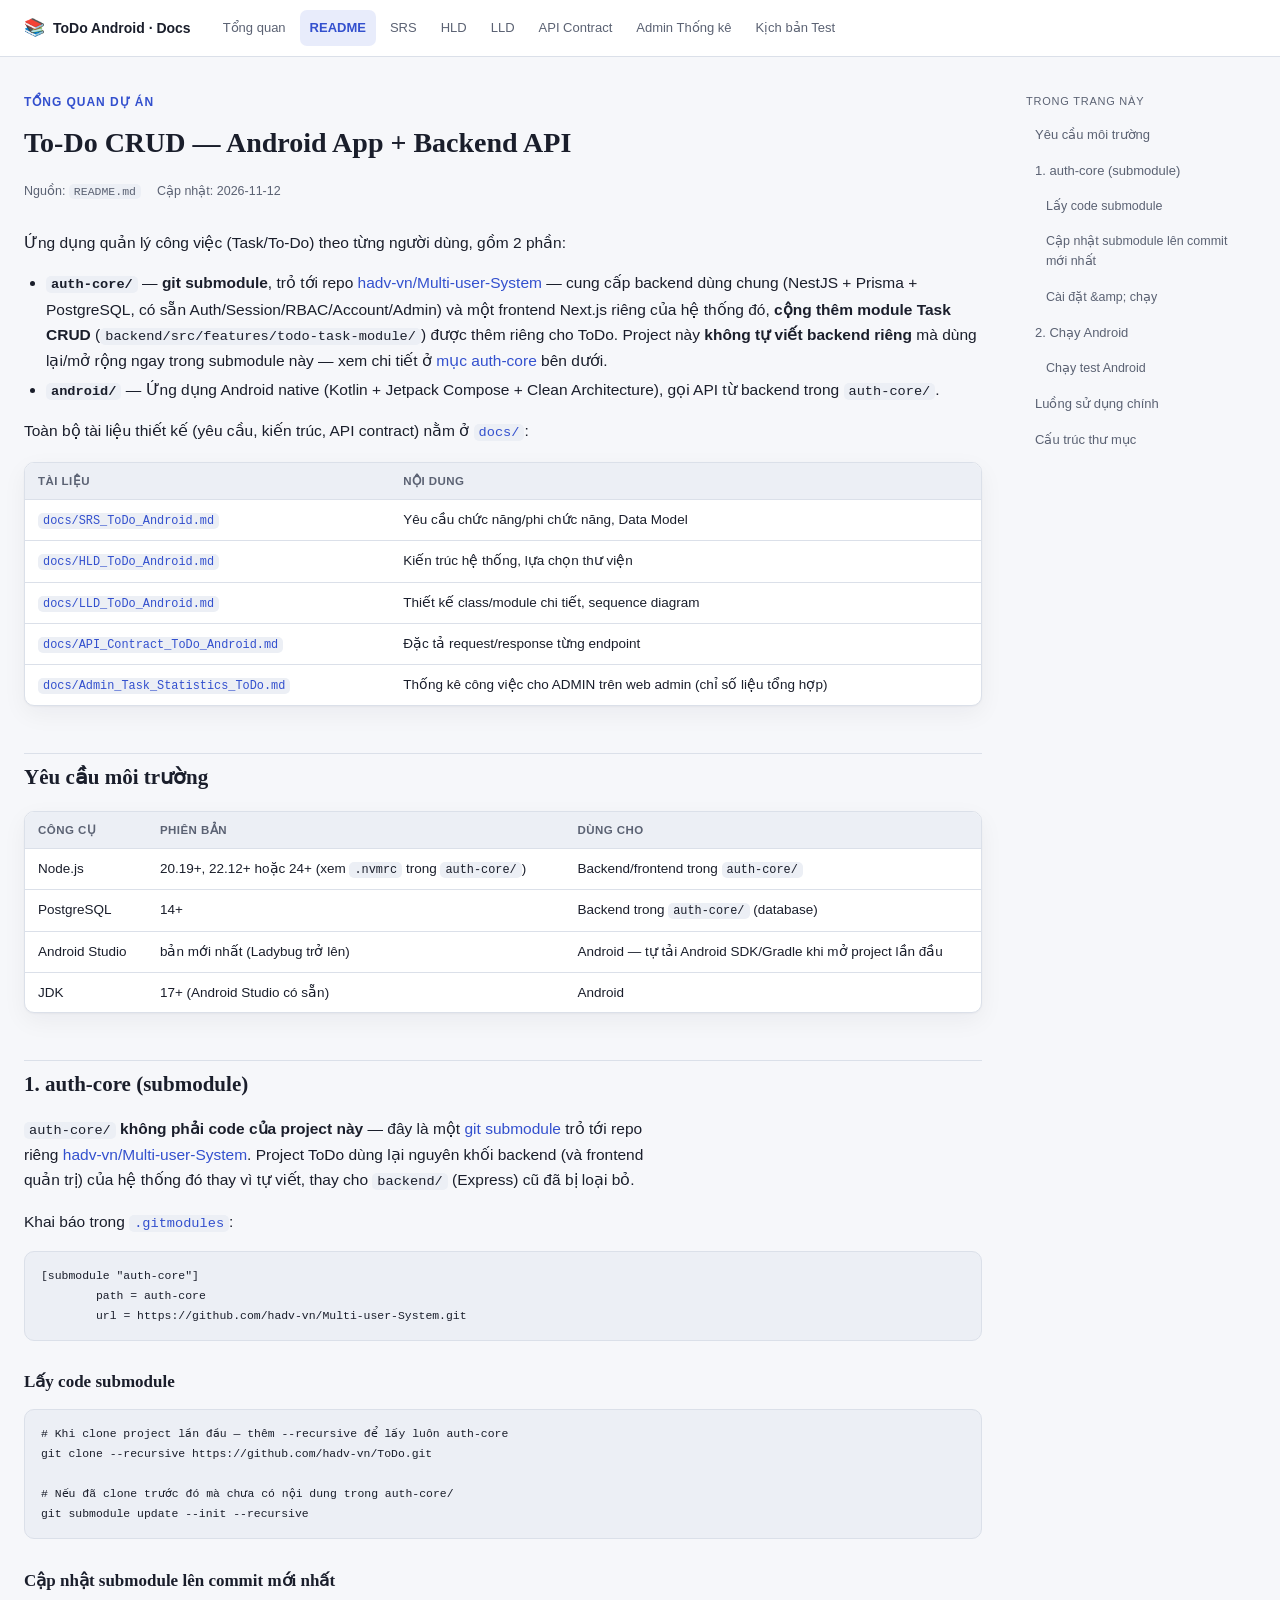
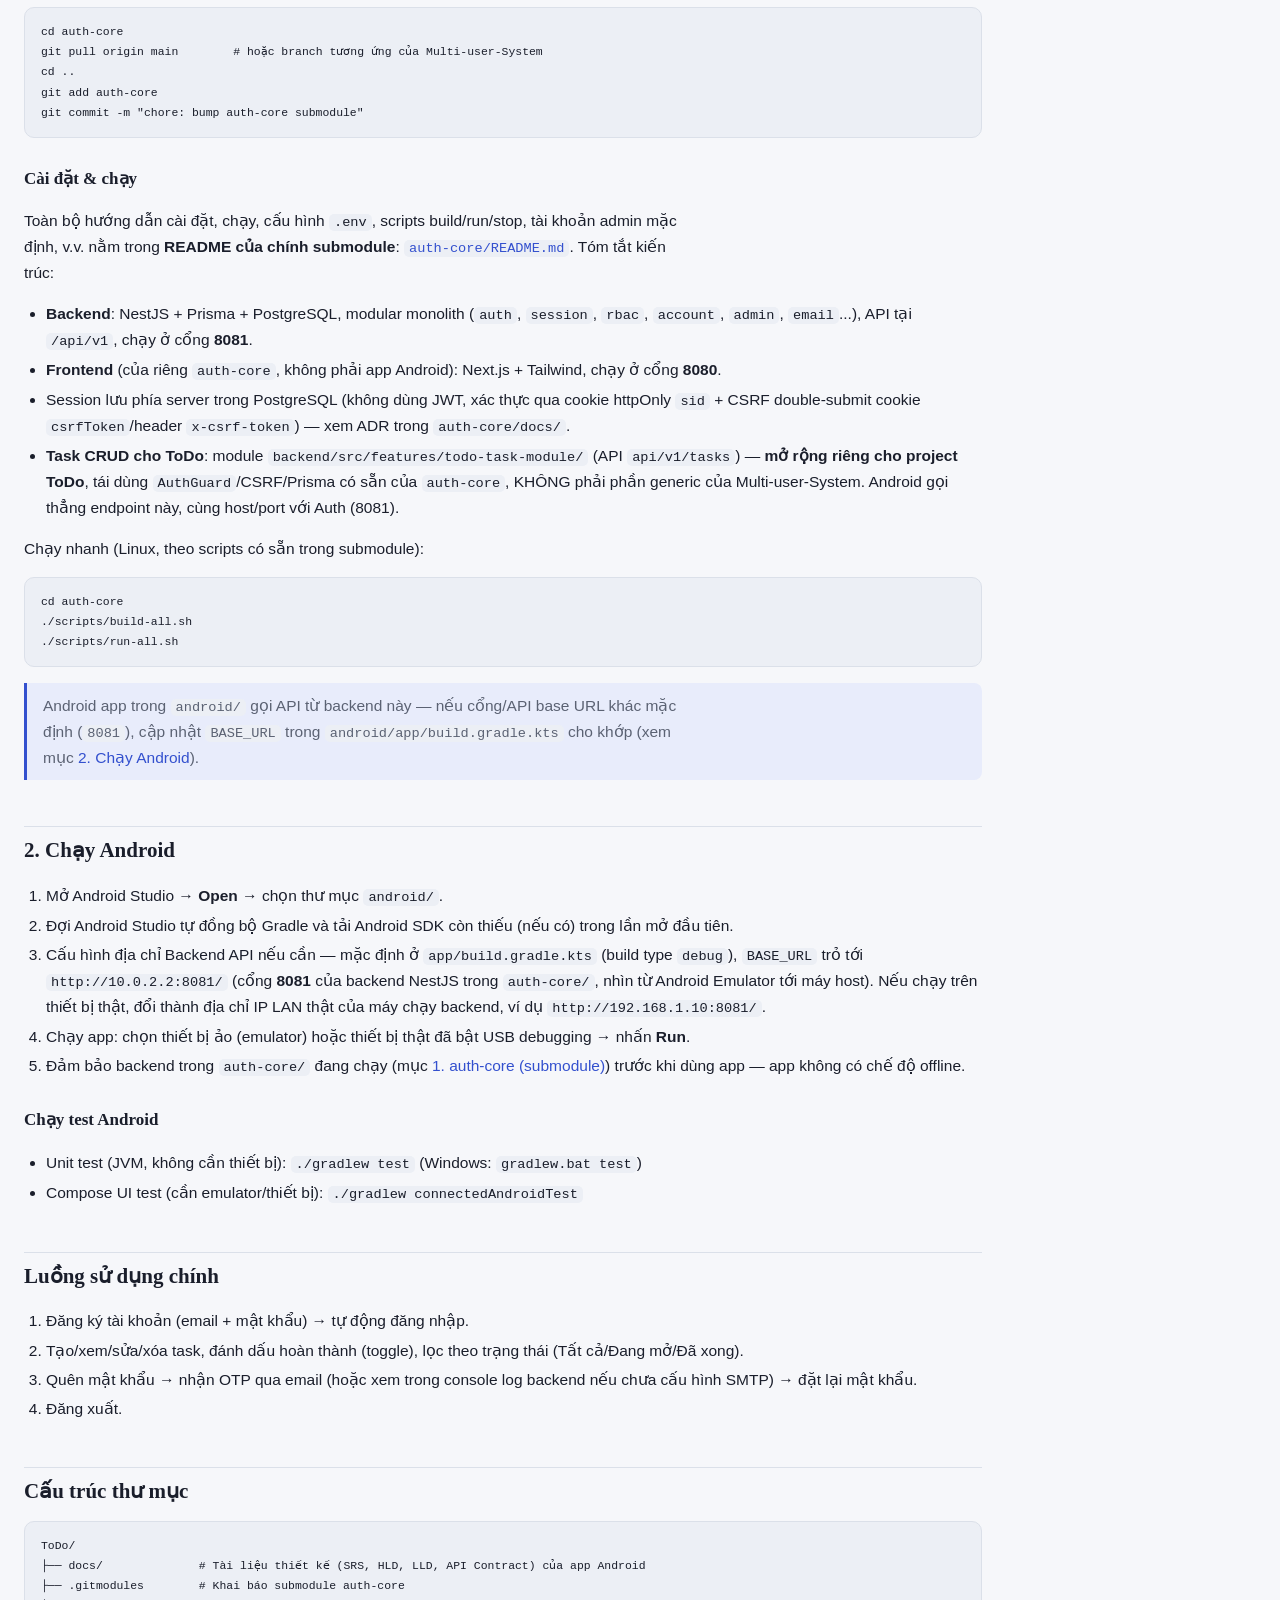
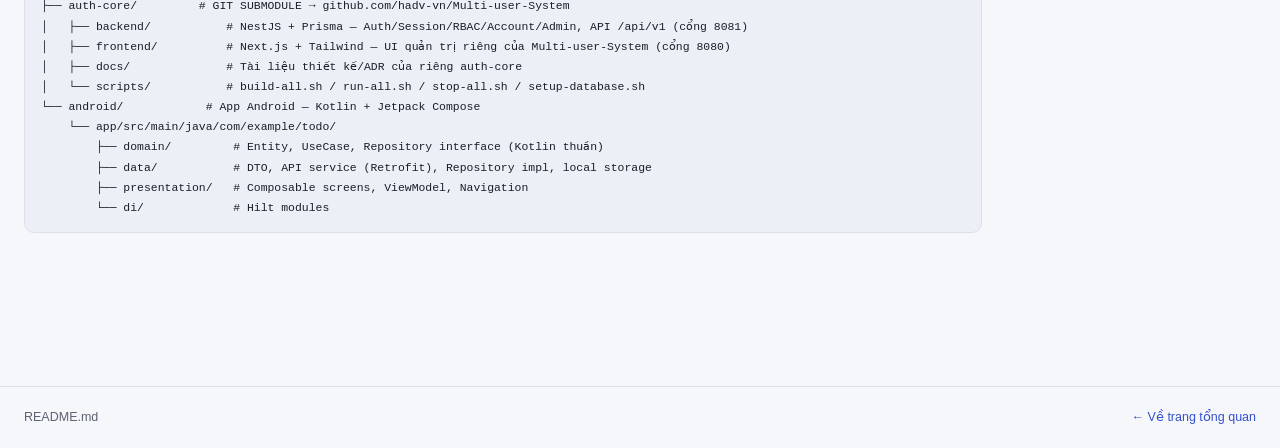
<file: docs/html/readme.html>
<!doctype html>
<html lang="vi">
<head>
<meta charset="utf-8">
<meta name="viewport" content="width=device-width, initial-scale=1">
<title>To-Do CRUD — Android App + Backend API · ToDo Android Docs</title>
<link rel="stylesheet" href="assets/doc.css">

</head>
<body>
<div class="topbar"><div class="topbar-inner">
  <div class="brand"><span class="mark">📚</span> ToDo Android · Docs</div>
  <nav class="topnav">
    <a href="index.html">Tổng quan</a>
    <a href="readme.html" class="active">README</a>
    <a href="srs.html">SRS</a>
    <a href="hld.html">HLD</a>
    <a href="lld.html">LLD</a>
    <a href="api-contract.html">API Contract</a>
    <a href="admin-task-statistics.html">Admin Thống kê</a>
    <a href="test-scenarios.html">Kịch bản Test</a>
  </nav>
</div></div>

<div class="shell">
  <article>
    <div class="doc-head">
      <div class="eyebrow">Tổng quan dự án</div>
      <h1>To-Do CRUD — Android App + Backend API</h1>
      <div class="doc-meta"><span>Nguồn: <code>README.md</code></span><span>Cập nhật: 2026-11-12</span></div>
    </div>
    
<p>Ứng dụng quản lý công việc (Task/To-Do) theo từng người dùng, gồm 2 phần:</p>
<ul>
<li><strong><code>auth-core/</code></strong> — <strong>git submodule</strong>, trỏ tới repo <a href="https://github.com/hadv-vn/Multi-user-System">hadv-vn/Multi-user-System</a> — cung cấp backend dùng chung (NestJS + Prisma + PostgreSQL, có sẵn Auth/Session/RBAC/Account/Admin) và một frontend Next.js riêng của hệ thống đó, <strong>cộng thêm module Task CRUD</strong> (<code>backend/src/features/todo-task-module/</code>) được thêm riêng cho ToDo. Project này <strong>không tự viết backend riêng</strong> mà dùng lại/mở rộng ngay trong submodule này — xem chi tiết ở <a href="#1-auth-core-submodule">mục auth-core</a> bên dưới.</li>
<li><strong><code>android/</code></strong> — Ứng dụng Android native (Kotlin + Jetpack Compose + Clean Architecture), gọi API từ backend trong <code>auth-core/</code>.</li>
</ul>
<p>Toàn bộ tài liệu thiết kế (yêu cầu, kiến trúc, API contract) nằm ở <a href="docs/"><code>docs/</code></a>:</p>
<div class="table-wrap">
<table>
<thead>
<tr>
<th>Tài liệu</th>
<th>Nội dung</th>
</tr>
</thead>
<tbody>
<tr>
<td><a href="docs/SRS_ToDo_Android.md"><code>docs/SRS_ToDo_Android.md</code></a></td>
<td>Yêu cầu chức năng/phi chức năng, Data Model</td>
</tr>
<tr>
<td><a href="docs/HLD_ToDo_Android.md"><code>docs/HLD_ToDo_Android.md</code></a></td>
<td>Kiến trúc hệ thống, lựa chọn thư viện</td>
</tr>
<tr>
<td><a href="docs/LLD_ToDo_Android.md"><code>docs/LLD_ToDo_Android.md</code></a></td>
<td>Thiết kế class/module chi tiết, sequence diagram</td>
</tr>
<tr>
<td><a href="docs/API_Contract_ToDo_Android.md"><code>docs/API_Contract_ToDo_Android.md</code></a></td>
<td>Đặc tả request/response từng endpoint</td>
</tr>
<tr>
<td><a href="docs/Admin_Task_Statistics_ToDo.md"><code>docs/Admin_Task_Statistics_ToDo.md</code></a></td>
<td>Thống kê công việc cho ADMIN trên web admin (chỉ số liệu tổng hợp)</td>
</tr>
</tbody>
</table>
</div>
<h2 id="yêu-cầu-môi-trường">Yêu cầu môi trường</h2>
<div class="table-wrap">
<table>
<thead>
<tr>
<th>Công cụ</th>
<th>Phiên bản</th>
<th>Dùng cho</th>
</tr>
</thead>
<tbody>
<tr>
<td>Node.js</td>
<td>20.19+, 22.12+ hoặc 24+ (xem <code>.nvmrc</code> trong <code>auth-core/</code>)</td>
<td>Backend/frontend trong <code>auth-core/</code></td>
</tr>
<tr>
<td>PostgreSQL</td>
<td>14+</td>
<td>Backend trong <code>auth-core/</code> (database)</td>
</tr>
<tr>
<td>Android Studio</td>
<td>bản mới nhất (Ladybug trở lên)</td>
<td>Android — tự tải Android SDK/Gradle khi mở project lần đầu</td>
</tr>
<tr>
<td>JDK</td>
<td>17+ (Android Studio có sẵn)</td>
<td>Android</td>
</tr>
</tbody>
</table>
</div>
<h2 id="1-auth-core-submodule">1. auth-core (submodule)</h2>
<p><code>auth-core/</code> <strong>không phải code của project này</strong> — đây là một <a href="https://git-scm.com/book/en/v2/Git-Tools-Submodules">git submodule</a> trỏ tới repo riêng <a href="https://github.com/hadv-vn/Multi-user-System">hadv-vn/Multi-user-System</a>. Project ToDo dùng lại nguyên khối backend (và frontend quản trị) của hệ thống đó thay vì tự viết, thay cho <code>backend/</code> (Express) cũ đã bị loại bỏ.</p>
<p>Khai báo trong <a href=".gitmodules"><code>.gitmodules</code></a>:</p>
<pre><code class="language-ini">[submodule &quot;auth-core&quot;]
	path = auth-core
	url = https://github.com/hadv-vn/Multi-user-System.git
</code></pre>
<h3 id="lấy-code-submodule">Lấy code submodule</h3>
<pre><code class="language-bash"># Khi clone project lần đầu — thêm --recursive để lấy luôn auth-core
git clone --recursive https://github.com/hadv-vn/ToDo.git

# Nếu đã clone trước đó mà chưa có nội dung trong auth-core/
git submodule update --init --recursive
</code></pre>
<h3 id="cập-nhật-submodule-lên-commit-mới-nhất">Cập nhật submodule lên commit mới nhất</h3>
<pre><code class="language-bash">cd auth-core
git pull origin main        # hoặc branch tương ứng của Multi-user-System
cd ..
git add auth-core
git commit -m &quot;chore: bump auth-core submodule&quot;
</code></pre>
<h3 id="cài-đặt-chạy">Cài đặt &amp; chạy</h3>
<p>Toàn bộ hướng dẫn cài đặt, chạy, cấu hình <code>.env</code>, scripts build/run/stop, tài khoản admin mặc định, v.v. nằm trong <strong>README của chính submodule</strong>: <a href="auth-core/README.md"><code>auth-core/README.md</code></a>. Tóm tắt kiến trúc:</p>
<ul>
<li><strong>Backend</strong>: NestJS + Prisma + PostgreSQL, modular monolith (<code>auth</code>, <code>session</code>, <code>rbac</code>, <code>account</code>, <code>admin</code>, <code>email</code>...), API tại <code>/api/v1</code>, chạy ở cổng <strong>8081</strong>.</li>
<li><strong>Frontend</strong> (của riêng <code>auth-core</code>, không phải app Android): Next.js + Tailwind, chạy ở cổng <strong>8080</strong>.</li>
<li>Session lưu phía server trong PostgreSQL (không dùng JWT, xác thực qua cookie httpOnly <code>sid</code> + CSRF double-submit cookie <code>csrfToken</code>/header <code>x-csrf-token</code>) — xem ADR trong <code>auth-core/docs/</code>.</li>
<li><strong>Task CRUD cho ToDo</strong>: module <code>backend/src/features/todo-task-module/</code> (API <code>api/v1/tasks</code>) — <strong>mở rộng riêng cho project ToDo</strong>, tái dùng <code>AuthGuard</code>/CSRF/Prisma có sẵn của <code>auth-core</code>, KHÔNG phải phần generic của Multi-user-System. Android gọi thẳng endpoint này, cùng host/port với Auth (8081).</li>
</ul>
<p>Chạy nhanh (Linux, theo scripts có sẵn trong submodule):</p>
<pre><code class="language-bash">cd auth-core
./scripts/build-all.sh
./scripts/run-all.sh
</code></pre>
<blockquote>
<p>Android app trong <code>android/</code> gọi API từ backend này — nếu cổng/API base URL khác mặc định (<code>8081</code>), cập nhật <code>BASE_URL</code> trong <code>android/app/build.gradle.kts</code> cho khớp (xem mục <a href="#2-ch%E1%BA%A1y-android">2. Chạy Android</a>).</p>
</blockquote>
<h2 id="2-chạy-android">2. Chạy Android</h2>
<ol>
<li>Mở Android Studio → <strong>Open</strong> → chọn thư mục <code>android/</code>.</li>
<li>Đợi Android Studio tự đồng bộ Gradle và tải Android SDK còn thiếu (nếu có) trong lần mở đầu tiên.</li>
<li>Cấu hình địa chỉ Backend API nếu cần — mặc định ở <code>app/build.gradle.kts</code> (build type <code>debug</code>), <code>BASE_URL</code> trỏ tới <code>http://10.0.2.2:8081/</code> (cổng <strong>8081</strong> của backend NestJS trong <code>auth-core/</code>, nhìn từ Android Emulator tới máy host). Nếu chạy trên thiết bị thật, đổi thành địa chỉ IP LAN thật của máy chạy backend, ví dụ <code>http://192.168.1.10:8081/</code>.</li>
<li>Chạy app: chọn thiết bị ảo (emulator) hoặc thiết bị thật đã bật USB debugging → nhấn <strong>Run</strong>.</li>
<li>Đảm bảo backend trong <code>auth-core/</code> đang chạy (mục <a href="#1-auth-core-submodule">1. auth-core (submodule)</a>) trước khi dùng app — app không có chế độ offline.</li>
</ol>
<h3 id="chạy-test-android">Chạy test Android</h3>
<ul>
<li>Unit test (JVM, không cần thiết bị): <code>./gradlew test</code> (Windows: <code>gradlew.bat test</code>)</li>
<li>Compose UI test (cần emulator/thiết bị): <code>./gradlew connectedAndroidTest</code></li>
</ul>
<h2 id="luồng-sử-dụng-chính">Luồng sử dụng chính</h2>
<ol>
<li>Đăng ký tài khoản (email + mật khẩu) → tự động đăng nhập.</li>
<li>Tạo/xem/sửa/xóa task, đánh dấu hoàn thành (toggle), lọc theo trạng thái (Tất cả/Đang mở/Đã xong).</li>
<li>Quên mật khẩu → nhận OTP qua email (hoặc xem trong console log backend nếu chưa cấu hình SMTP) → đặt lại mật khẩu.</li>
<li>Đăng xuất.</li>
</ol>
<h2 id="cấu-trúc-thư-mục">Cấu trúc thư mục</h2>
<pre><code>ToDo/
├── docs/              # Tài liệu thiết kế (SRS, HLD, LLD, API Contract) của app Android
├── .gitmodules        # Khai báo submodule auth-core
├── auth-core/         # GIT SUBMODULE → github.com/hadv-vn/Multi-user-System
│   ├── backend/           # NestJS + Prisma — Auth/Session/RBAC/Account/Admin, API /api/v1 (cổng 8081)
│   ├── frontend/          # Next.js + Tailwind — UI quản trị riêng của Multi-user-System (cổng 8080)
│   ├── docs/              # Tài liệu thiết kế/ADR của riêng auth-core
│   └── scripts/           # build-all.sh / run-all.sh / stop-all.sh / setup-database.sh
└── android/            # App Android — Kotlin + Jetpack Compose
    └── app/src/main/java/com/example/todo/
        ├── domain/         # Entity, UseCase, Repository interface (Kotlin thuần)
        ├── data/           # DTO, API service (Retrofit), Repository impl, local storage
        ├── presentation/   # Composable screens, ViewModel, Navigation
        └── di/             # Hilt modules
</code></pre>

  </article>
  <nav class="page-toc">
    <div class="t">Trong trang này</div>
    <ol>
      <li><a href="#yêu-cầu-môi-trường">Yêu cầu môi trường</a></li>
      <li><a href="#1-auth-core-submodule">1. auth-core (submodule)</a></li>
      <li class="lvl3"><a href="#lấy-code-submodule">Lấy code submodule</a></li>
      <li class="lvl3"><a href="#cập-nhật-submodule-lên-commit-mới-nhất">Cập nhật submodule lên commit mới nhất</a></li>
      <li class="lvl3"><a href="#cài-đặt-chạy">Cài đặt &amp;amp; chạy</a></li>
      <li><a href="#2-chạy-android">2. Chạy Android</a></li>
      <li class="lvl3"><a href="#chạy-test-android">Chạy test Android</a></li>
      <li><a href="#luồng-sử-dụng-chính">Luồng sử dụng chính</a></li>
      <li><a href="#cấu-trúc-thư-mục">Cấu trúc thư mục</a></li>
    </ol>
  </nav>
</div>

<footer class="doc-footer">
  <span>README.md</span>
  <span><a href="index.html">&larr; Về trang tổng quan</a></span>
</footer>
</body>
</html>
</file>
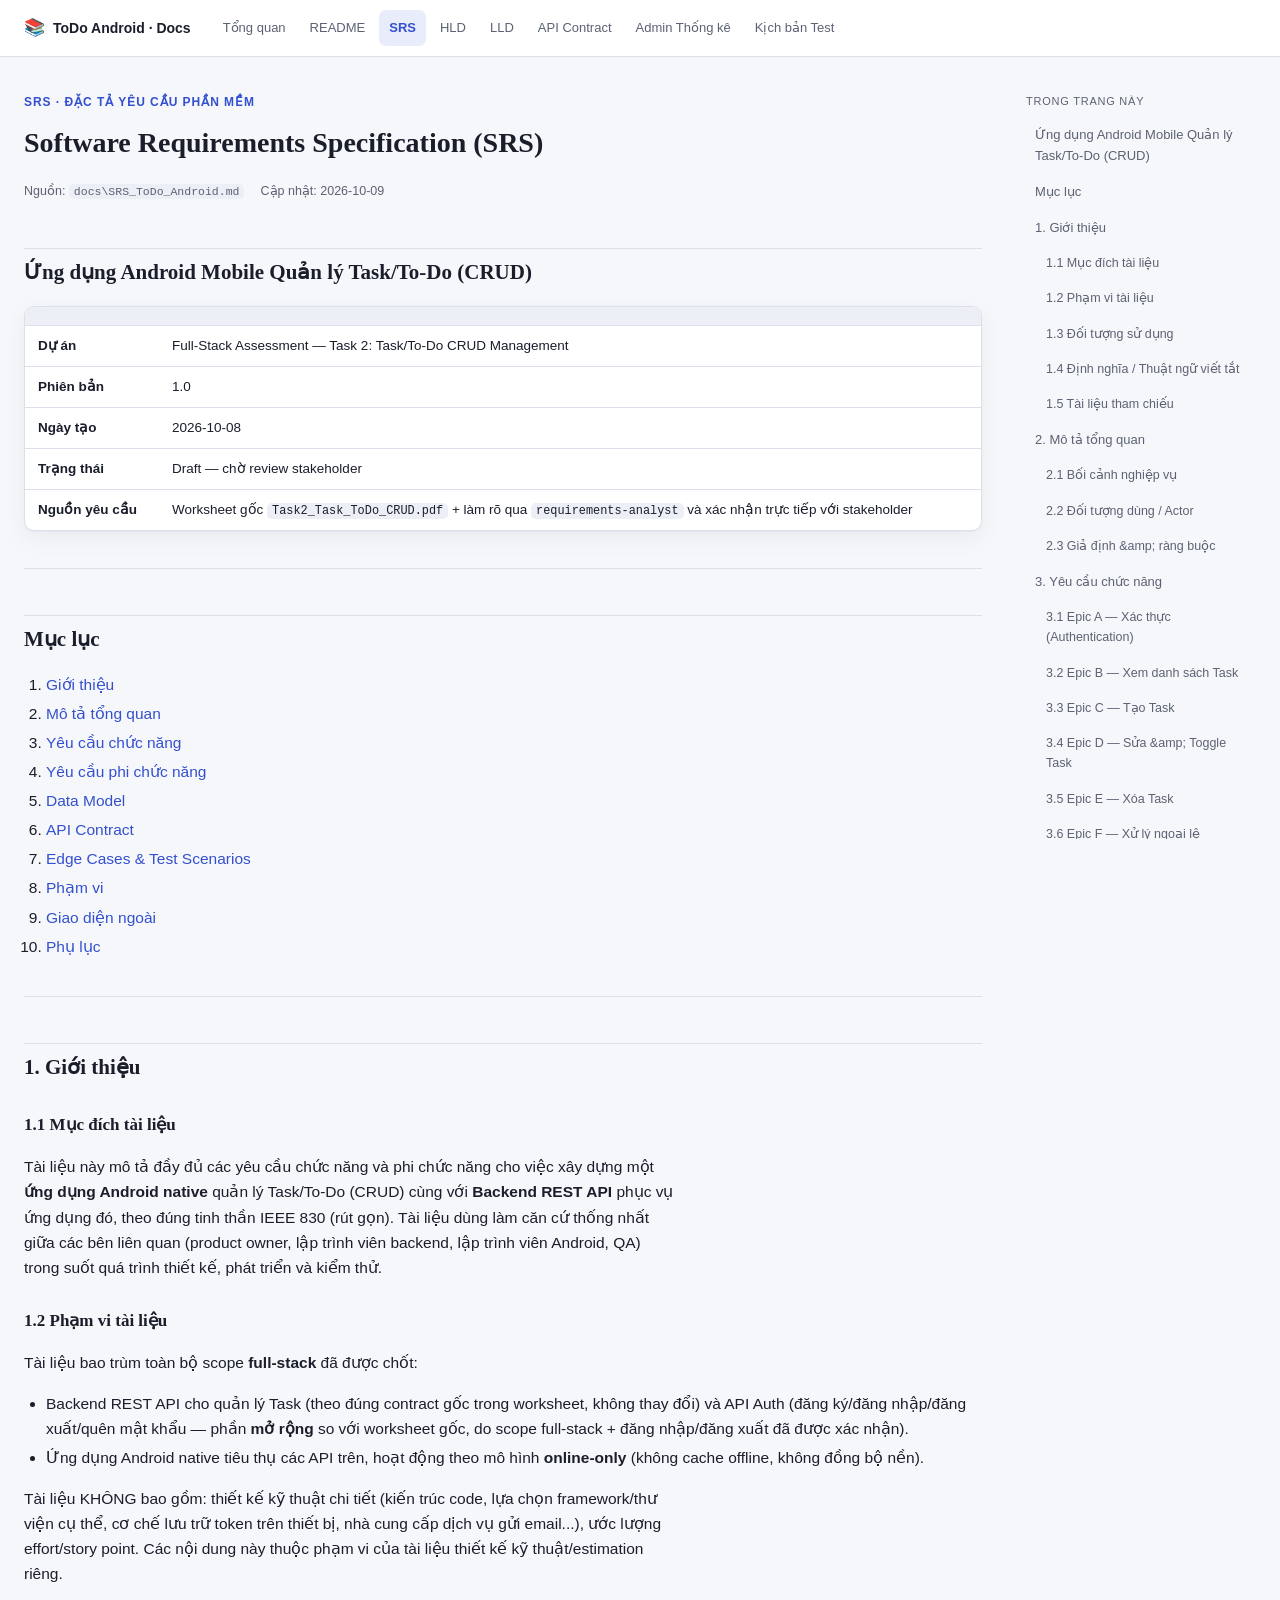
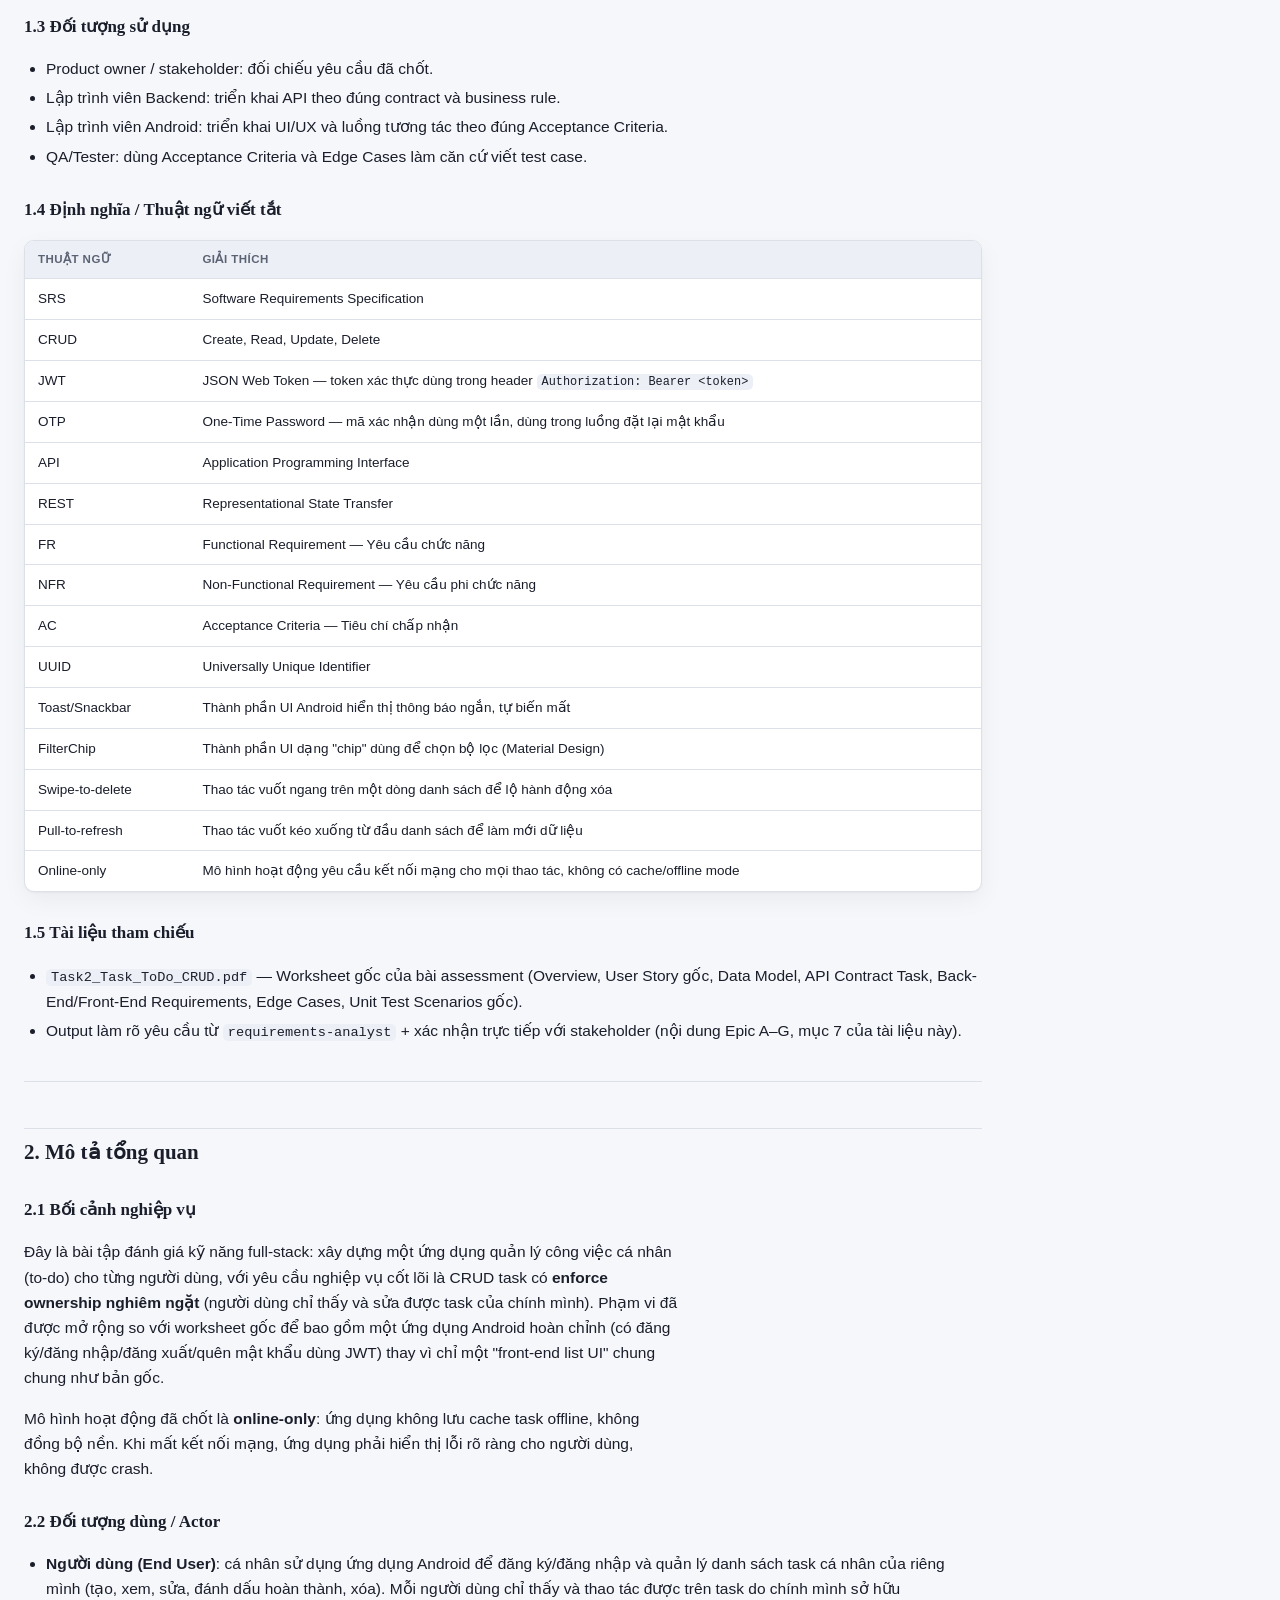
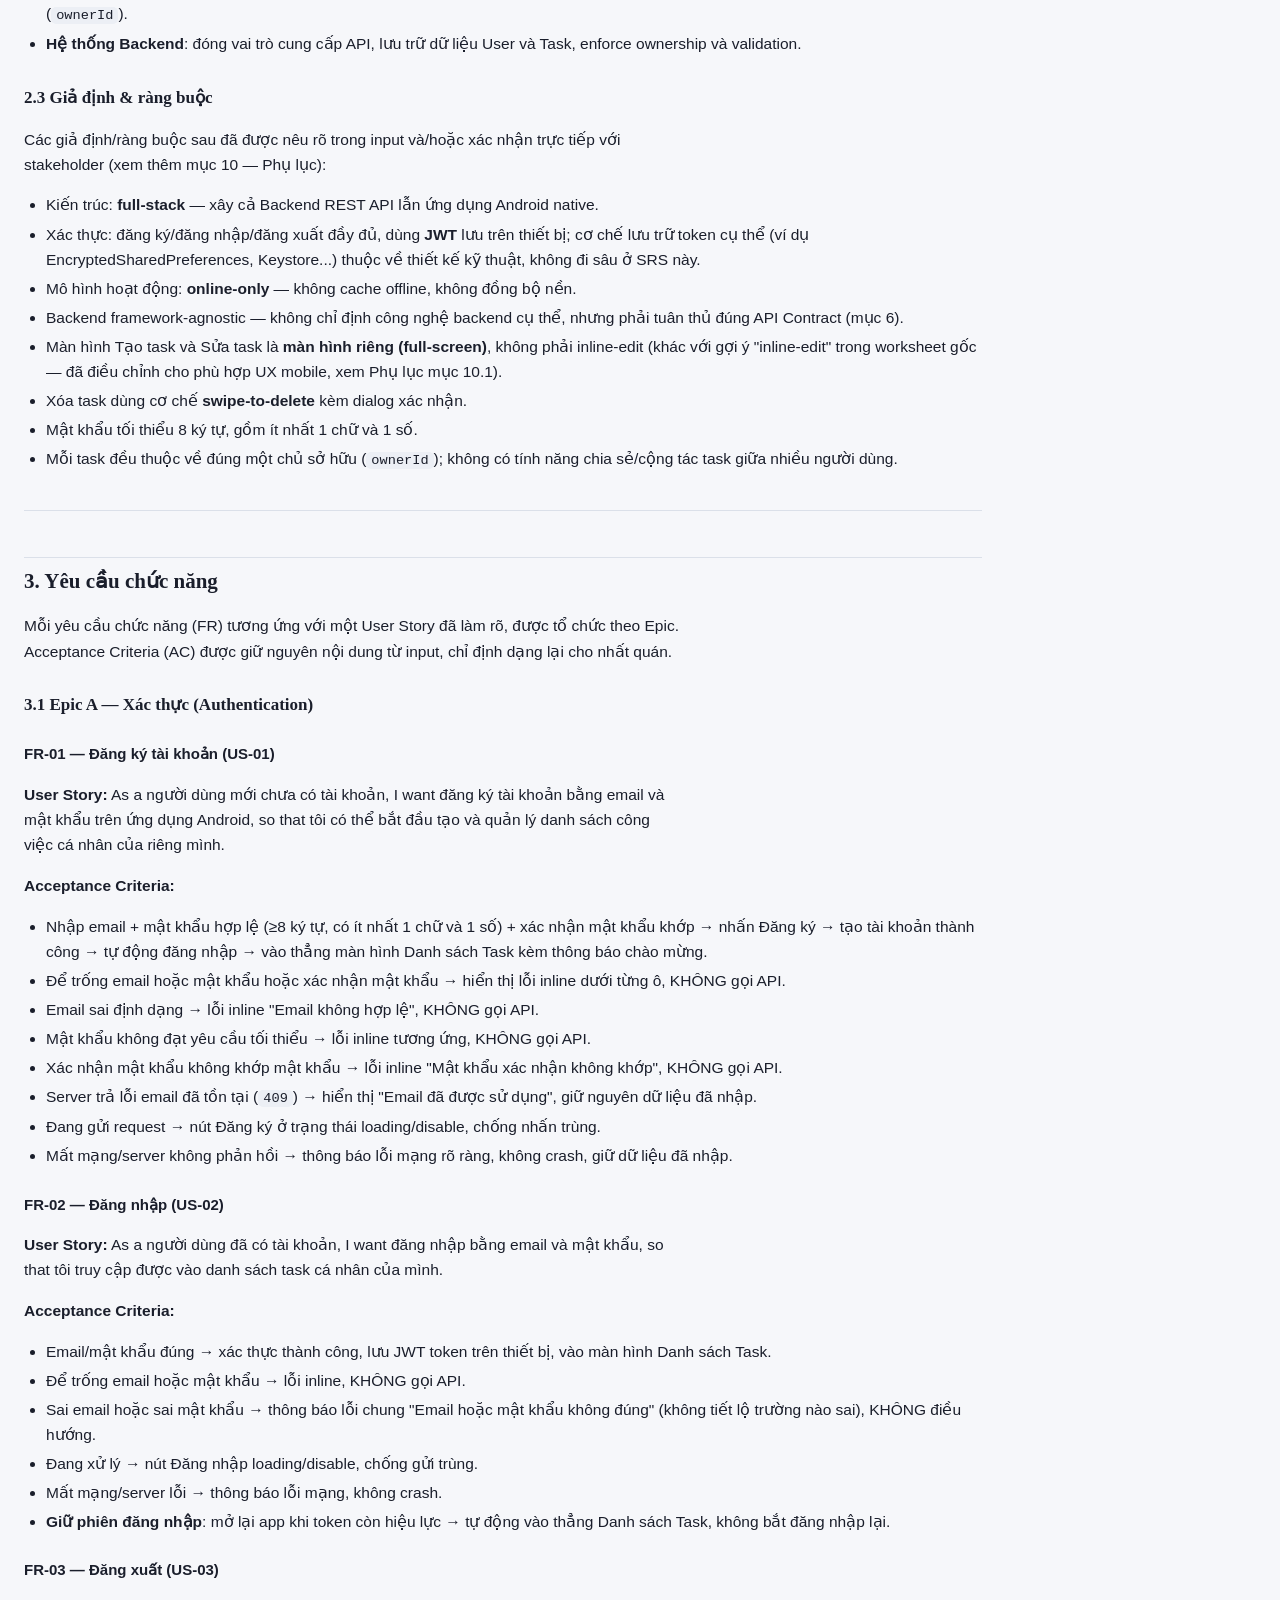
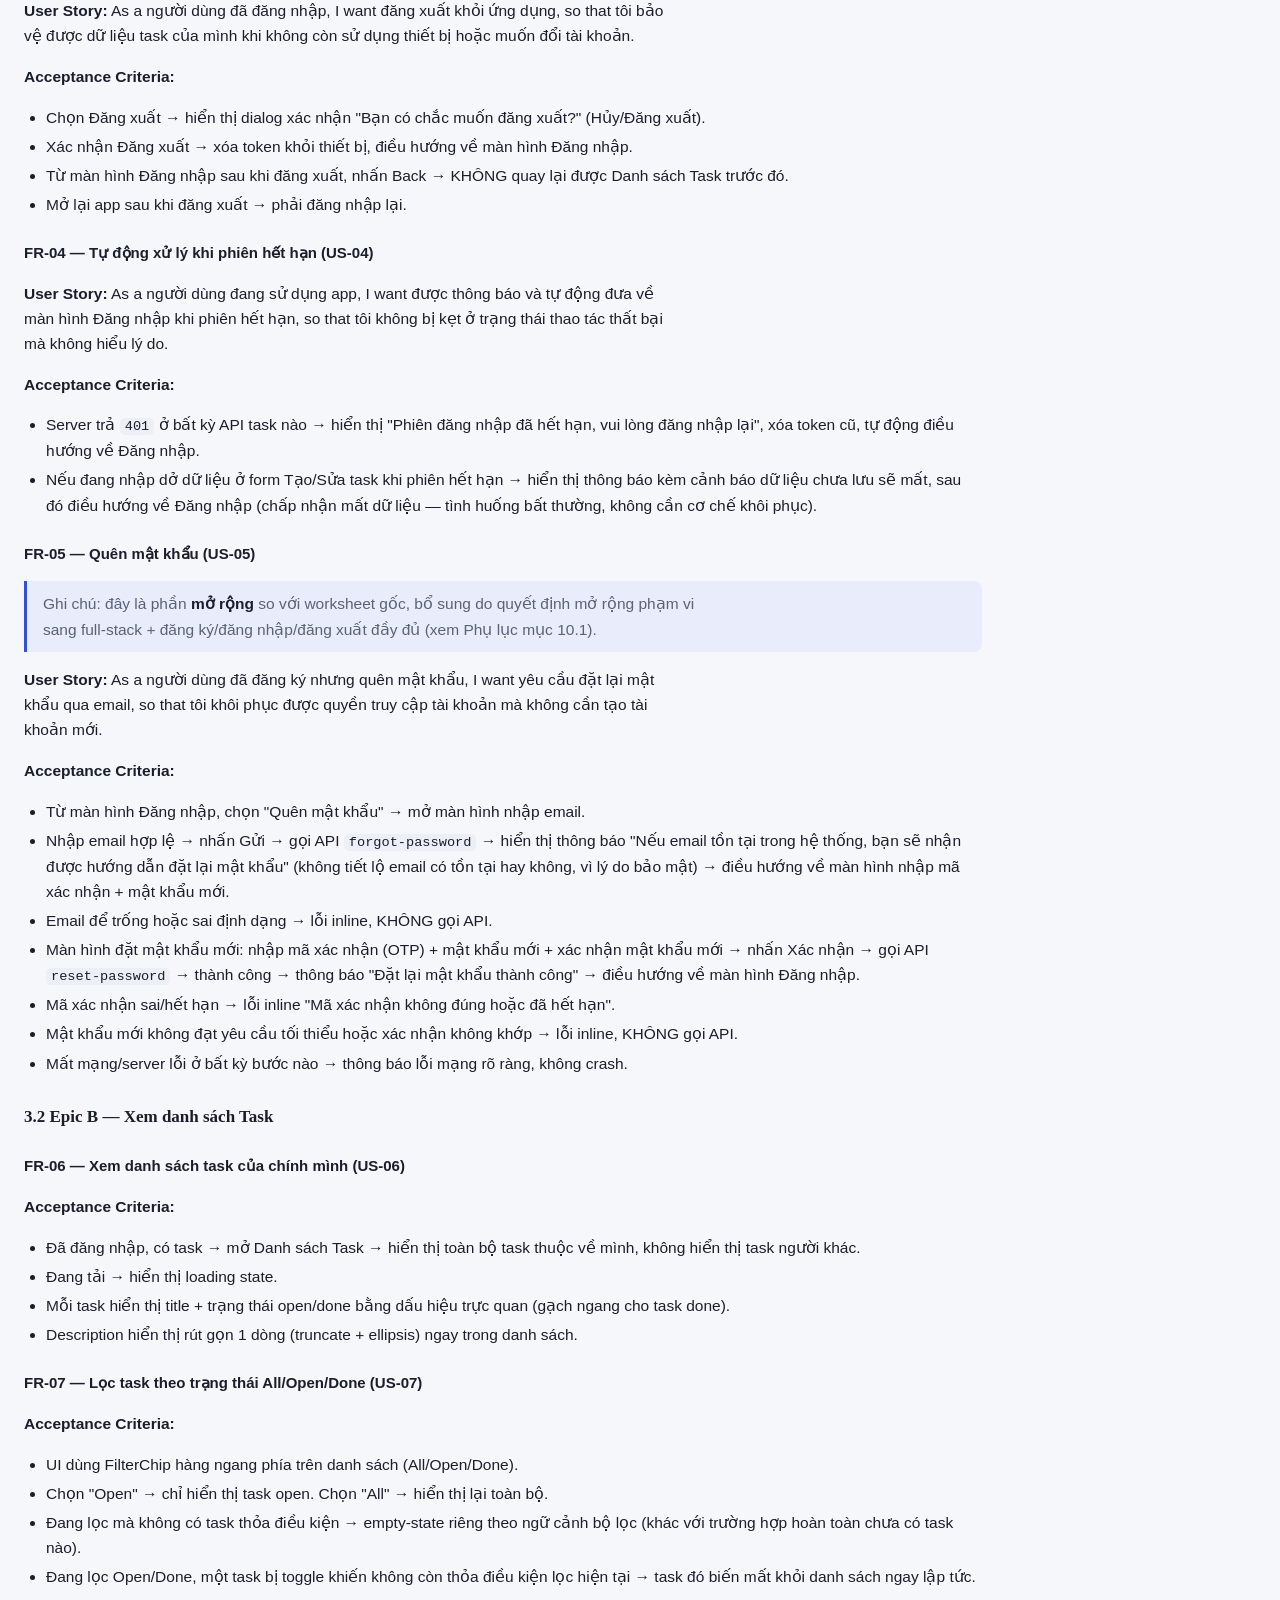
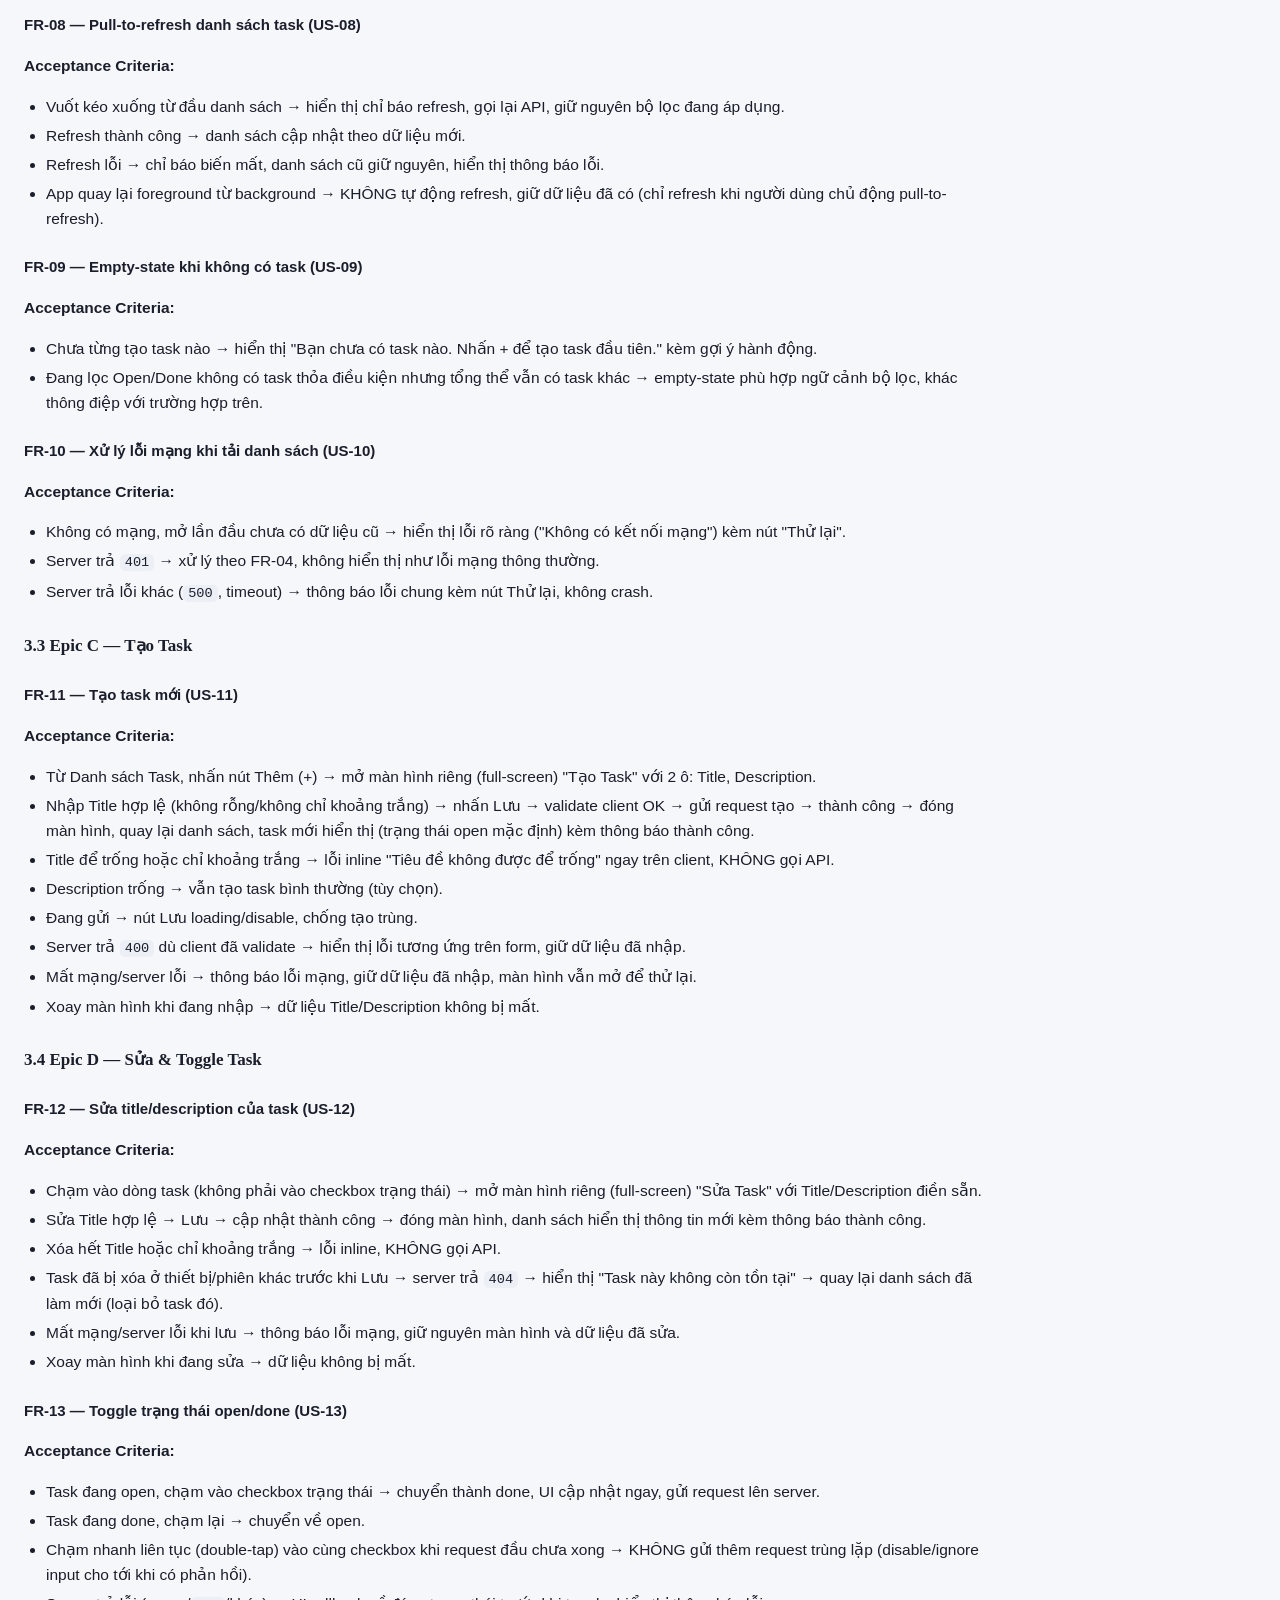
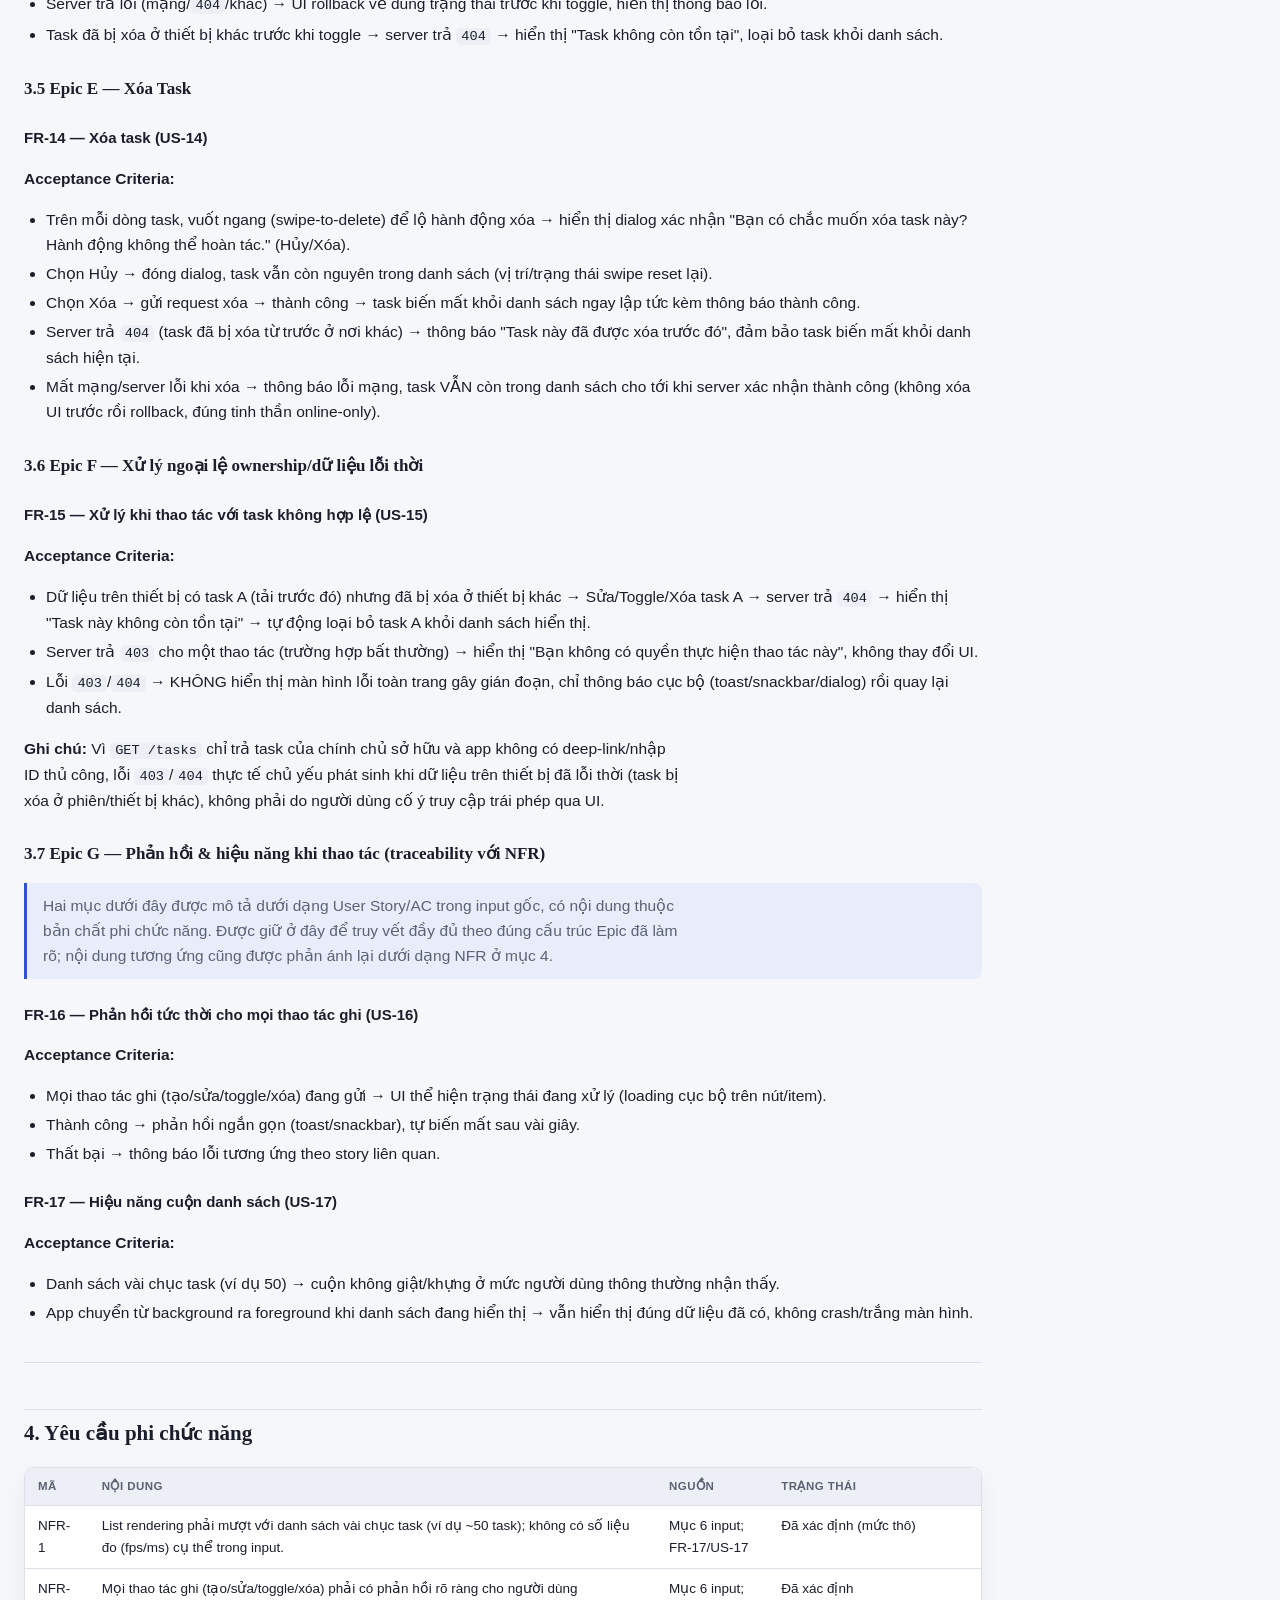
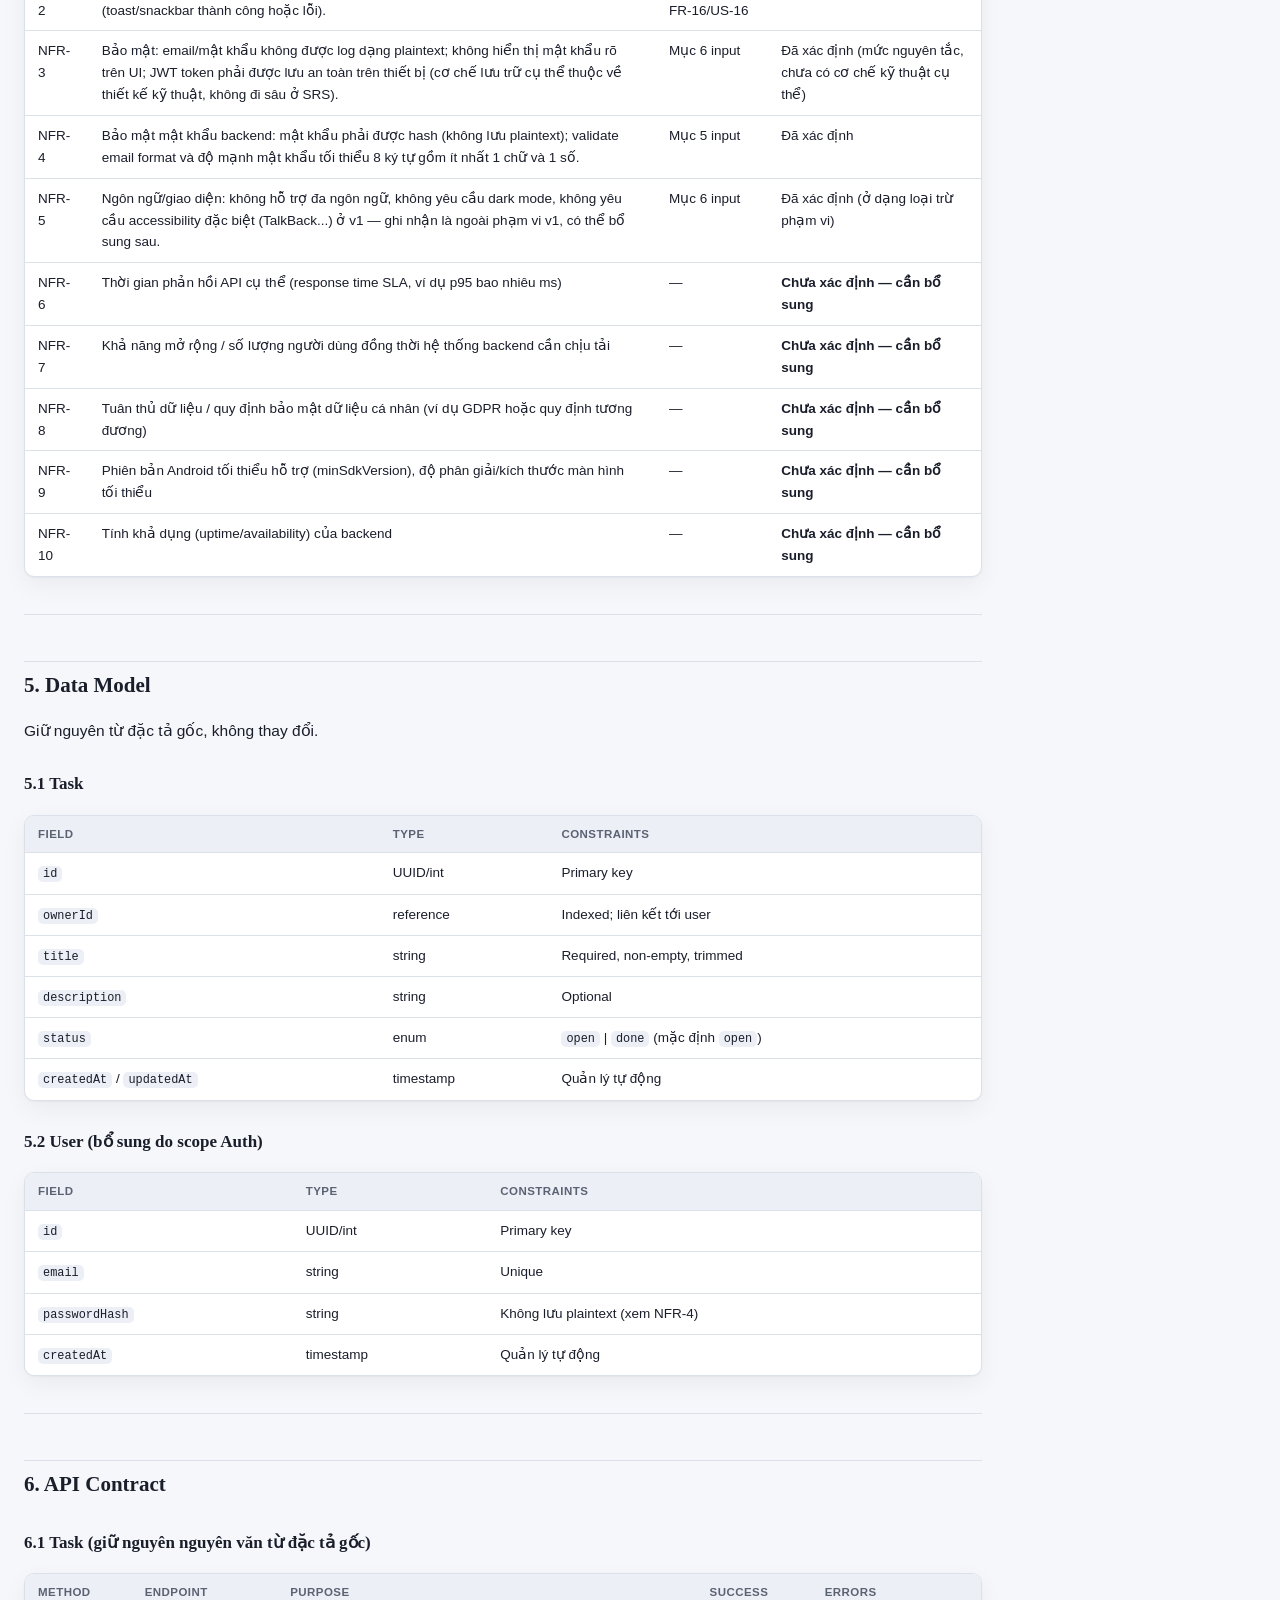
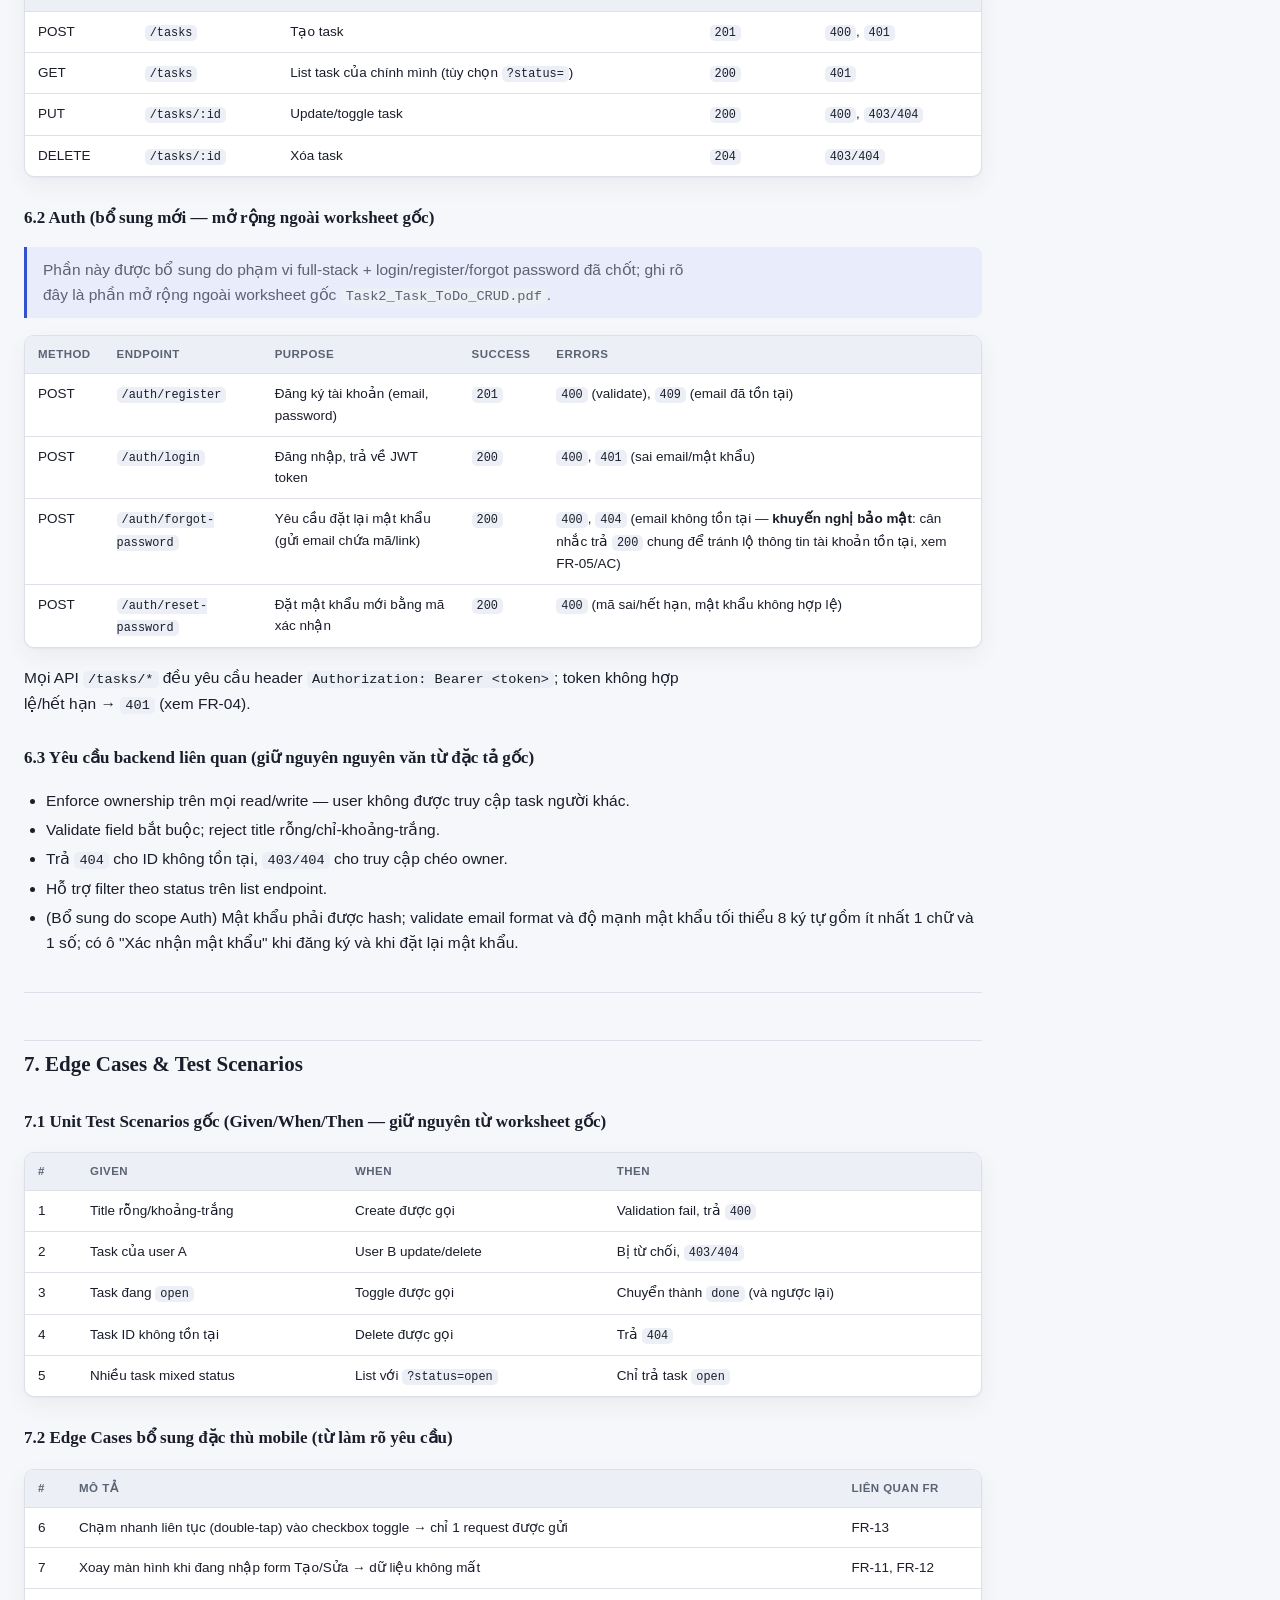
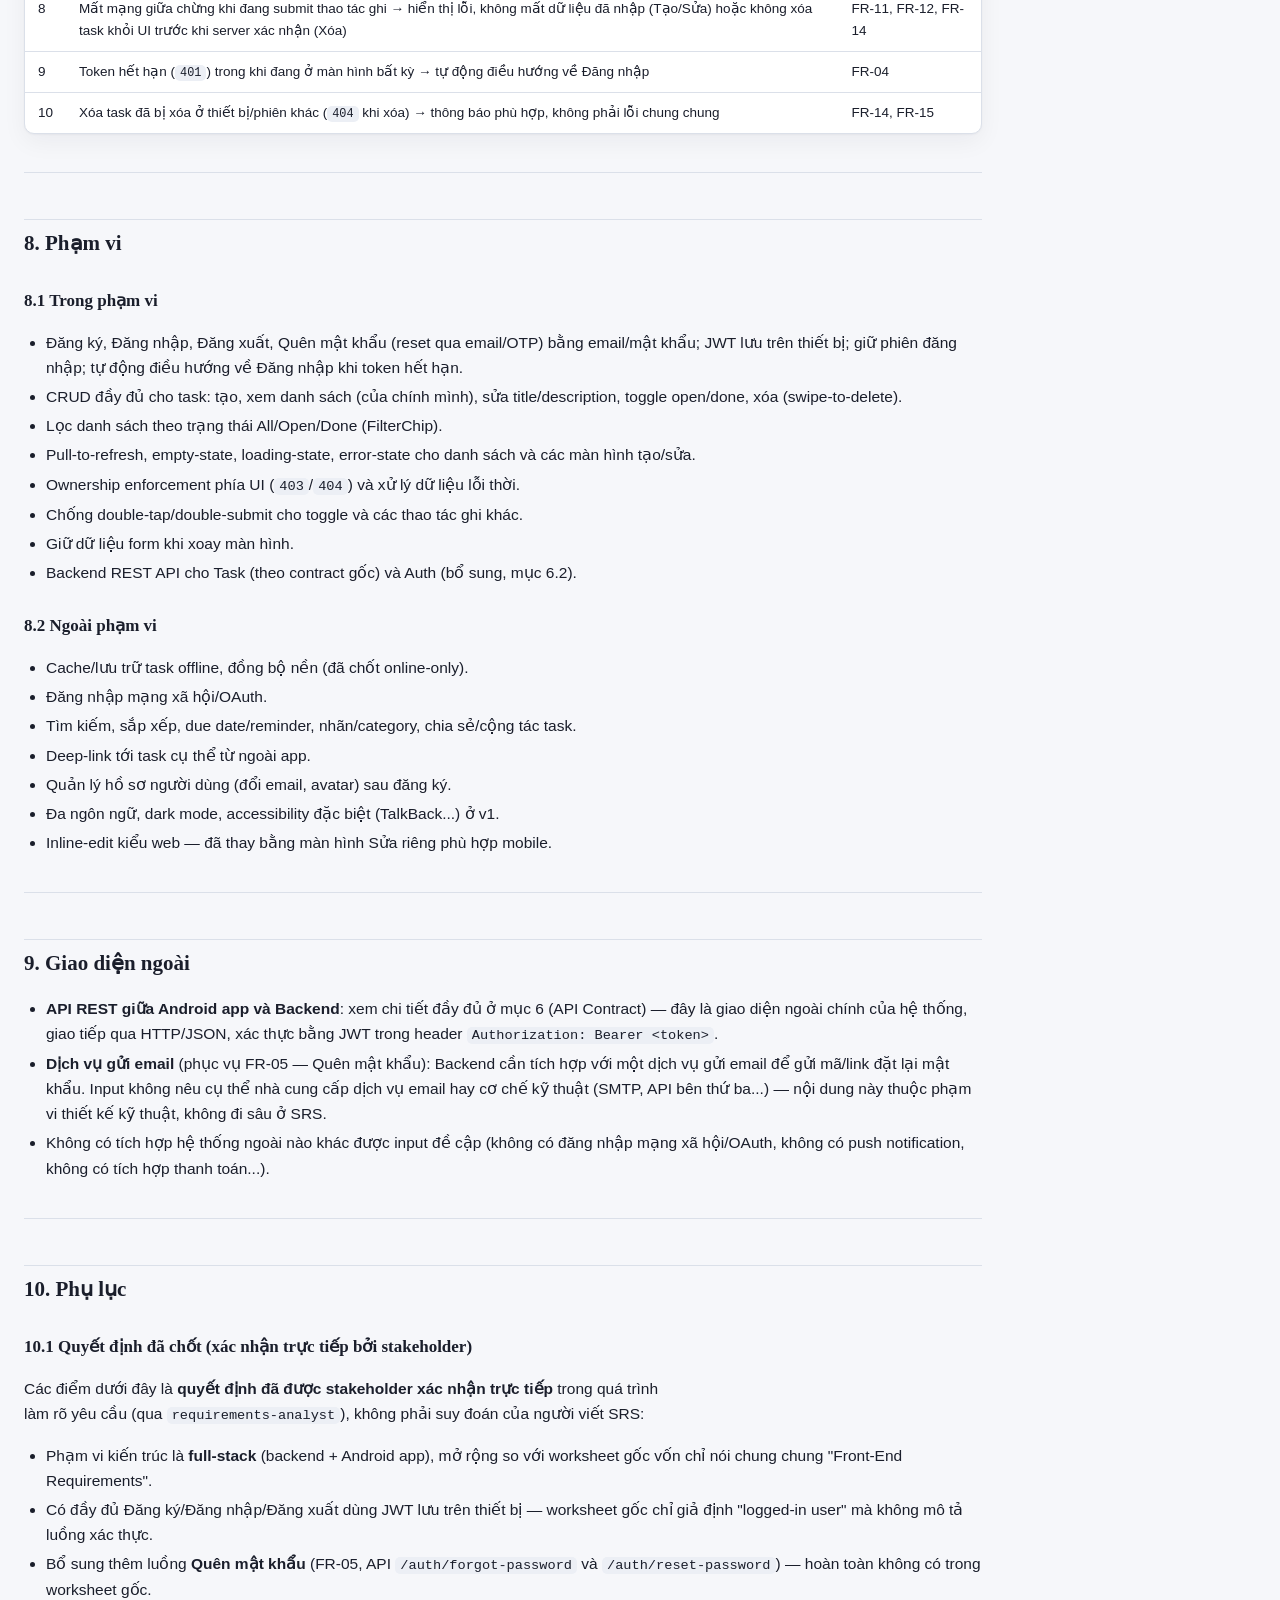
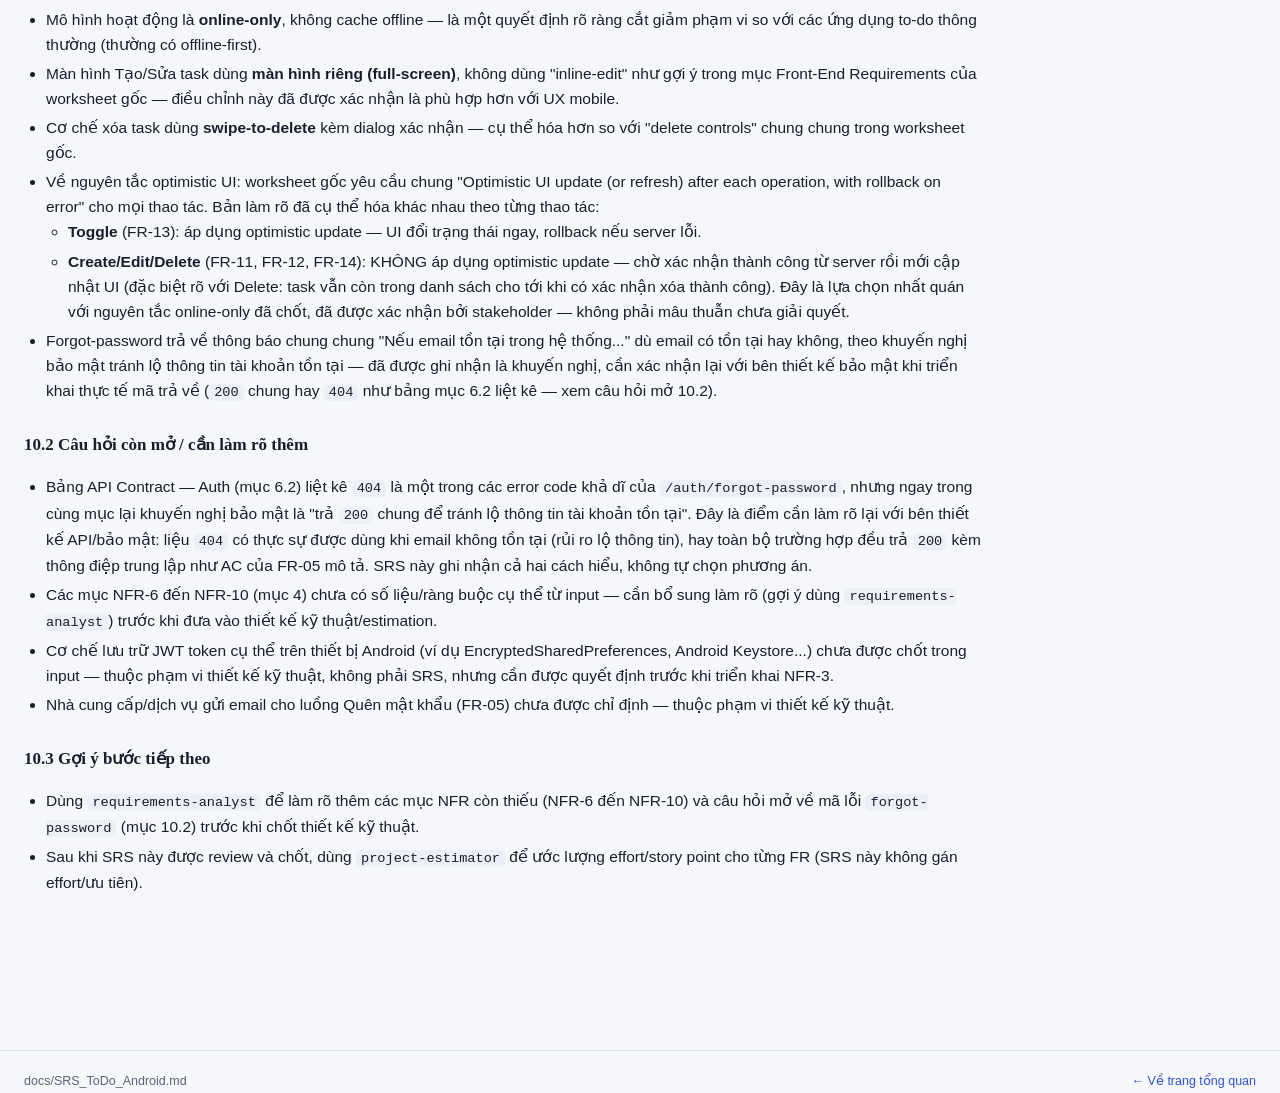
<file: docs/html/srs.html>
<!doctype html>
<html lang="vi">
<head>
<meta charset="utf-8">
<meta name="viewport" content="width=device-width, initial-scale=1">
<title>Software Requirements Specification (SRS) · ToDo Android Docs</title>
<link rel="stylesheet" href="assets/doc.css">

</head>
<body>
<div class="topbar"><div class="topbar-inner">
  <div class="brand"><span class="mark">📚</span> ToDo Android · Docs</div>
  <nav class="topnav">
    <a href="index.html">Tổng quan</a>
    <a href="readme.html">README</a>
    <a href="srs.html" class="active">SRS</a>
    <a href="hld.html">HLD</a>
    <a href="lld.html">LLD</a>
    <a href="api-contract.html">API Contract</a>
    <a href="admin-task-statistics.html">Admin Thống kê</a>
    <a href="test-scenarios.html">Kịch bản Test</a>
  </nav>
</div></div>

<div class="shell">
  <article>
    <div class="doc-head">
      <div class="eyebrow">SRS · Đặc tả yêu cầu phần mềm</div>
      <h1>Software Requirements Specification (SRS)</h1>
      <div class="doc-meta"><span>Nguồn: <code>docs\SRS_ToDo_Android.md</code></span><span>Cập nhật: 2026-10-09</span></div>
    </div>
    
<h2 id="ứng-dụng-android-mobile-quản-lý-taskto-do-crud">Ứng dụng Android Mobile Quản lý Task/To-Do (CRUD)</h2>
<div class="table-wrap">
<table>
<thead>
<tr>
<th></th>
<th></th>
</tr>
</thead>
<tbody>
<tr>
<td><strong>Dự án</strong></td>
<td>Full-Stack Assessment — Task 2: Task/To-Do CRUD Management</td>
</tr>
<tr>
<td><strong>Phiên bản</strong></td>
<td>1.0</td>
</tr>
<tr>
<td><strong>Ngày tạo</strong></td>
<td>2026-10-08</td>
</tr>
<tr>
<td><strong>Trạng thái</strong></td>
<td>Draft — chờ review stakeholder</td>
</tr>
<tr>
<td><strong>Nguồn yêu cầu</strong></td>
<td>Worksheet gốc <code>Task2_Task_ToDo_CRUD.pdf</code> + làm rõ qua <code>requirements-analyst</code> và xác nhận trực tiếp với stakeholder</td>
</tr>
</tbody>
</table>
</div>
<hr />
<h2 id="mục-lục">Mục lục</h2>
<ol>
<li><a href="#1-gi%E1%BB%9Bi-thi%E1%BB%87u">Giới thiệu</a></li>
<li><a href="#2-m%C3%B4-t%E1%BA%A3-t%E1%BB%95ng-quan">Mô tả tổng quan</a></li>
<li><a href="#3-y%C3%AAu-c%E1%BA%A7u-ch%E1%BB%A9c-n%C4%83ng">Yêu cầu chức năng</a></li>
<li><a href="#4-y%C3%AAu-c%E1%BA%A7u-phi-ch%E1%BB%A9c-n%C4%83ng">Yêu cầu phi chức năng</a></li>
<li><a href="#5-data-model">Data Model</a></li>
<li><a href="#6-api-contract">API Contract</a></li>
<li><a href="#7-edge-cases--test-scenarios">Edge Cases &amp; Test Scenarios</a></li>
<li><a href="#8-ph%E1%BA%A1m-vi">Phạm vi</a></li>
<li><a href="#9-giao-di%E1%BB%87n-ngo%C3%A0i">Giao diện ngoài</a></li>
<li><a href="#10-ph%E1%BB%A5-l%E1%BB%A5c">Phụ lục</a></li>
</ol>
<hr />
<h2 id="1-giới-thiệu">1. Giới thiệu</h2>
<h3 id="11-mục-đích-tài-liệu">1.1 Mục đích tài liệu</h3>
<p>Tài liệu này mô tả đầy đủ các yêu cầu chức năng và phi chức năng cho việc xây
dựng một <strong>ứng dụng Android native</strong> quản lý Task/To-Do (CRUD) cùng với
<strong>Backend REST API</strong> phục vụ ứng dụng đó, theo đúng tinh thần IEEE 830 (rút
gọn). Tài liệu dùng làm căn cứ thống nhất giữa các bên liên quan (product
owner, lập trình viên backend, lập trình viên Android, QA) trong suốt quá
trình thiết kế, phát triển và kiểm thử.</p>
<h3 id="12-phạm-vi-tài-liệu">1.2 Phạm vi tài liệu</h3>
<p>Tài liệu bao trùm toàn bộ scope <strong>full-stack</strong> đã được chốt:</p>
<ul>
<li>Backend REST API cho quản lý Task (theo đúng contract gốc trong worksheet,
không thay đổi) và API Auth (đăng ký/đăng nhập/đăng xuất/quên mật khẩu —
phần <strong>mở rộng</strong> so với worksheet gốc, do scope full-stack + đăng
nhập/đăng xuất đã được xác nhận).</li>
<li>Ứng dụng Android native tiêu thụ các API trên, hoạt động theo mô hình
<strong>online-only</strong> (không cache offline, không đồng bộ nền).</li>
</ul>
<p>Tài liệu KHÔNG bao gồm: thiết kế kỹ thuật chi tiết (kiến trúc code, lựa chọn
framework/thư viện cụ thể, cơ chế lưu trữ token trên thiết bị, nhà cung cấp
dịch vụ gửi email...), ước lượng effort/story point. Các nội dung này thuộc
phạm vi của tài liệu thiết kế kỹ thuật/estimation riêng.</p>
<h3 id="13-đối-tượng-sử-dụng">1.3 Đối tượng sử dụng</h3>
<ul>
<li>Product owner / stakeholder: đối chiếu yêu cầu đã chốt.</li>
<li>Lập trình viên Backend: triển khai API theo đúng contract và business
rule.</li>
<li>Lập trình viên Android: triển khai UI/UX và luồng tương tác theo đúng
Acceptance Criteria.</li>
<li>QA/Tester: dùng Acceptance Criteria và Edge Cases làm căn cứ viết test
case.</li>
</ul>
<h3 id="14-định-nghĩa-thuật-ngữ-viết-tắt">1.4 Định nghĩa / Thuật ngữ viết tắt</h3>
<div class="table-wrap">
<table>
<thead>
<tr>
<th>Thuật ngữ</th>
<th>Giải thích</th>
</tr>
</thead>
<tbody>
<tr>
<td>SRS</td>
<td>Software Requirements Specification</td>
</tr>
<tr>
<td>CRUD</td>
<td>Create, Read, Update, Delete</td>
</tr>
<tr>
<td>JWT</td>
<td>JSON Web Token — token xác thực dùng trong header <code>Authorization: Bearer &lt;token&gt;</code></td>
</tr>
<tr>
<td>OTP</td>
<td>One-Time Password — mã xác nhận dùng một lần, dùng trong luồng đặt lại mật khẩu</td>
</tr>
<tr>
<td>API</td>
<td>Application Programming Interface</td>
</tr>
<tr>
<td>REST</td>
<td>Representational State Transfer</td>
</tr>
<tr>
<td>FR</td>
<td>Functional Requirement — Yêu cầu chức năng</td>
</tr>
<tr>
<td>NFR</td>
<td>Non-Functional Requirement — Yêu cầu phi chức năng</td>
</tr>
<tr>
<td>AC</td>
<td>Acceptance Criteria — Tiêu chí chấp nhận</td>
</tr>
<tr>
<td>UUID</td>
<td>Universally Unique Identifier</td>
</tr>
<tr>
<td>Toast/Snackbar</td>
<td>Thành phần UI Android hiển thị thông báo ngắn, tự biến mất</td>
</tr>
<tr>
<td>FilterChip</td>
<td>Thành phần UI dạng &quot;chip&quot; dùng để chọn bộ lọc (Material Design)</td>
</tr>
<tr>
<td>Swipe-to-delete</td>
<td>Thao tác vuốt ngang trên một dòng danh sách để lộ hành động xóa</td>
</tr>
<tr>
<td>Pull-to-refresh</td>
<td>Thao tác vuốt kéo xuống từ đầu danh sách để làm mới dữ liệu</td>
</tr>
<tr>
<td>Online-only</td>
<td>Mô hình hoạt động yêu cầu kết nối mạng cho mọi thao tác, không có cache/offline mode</td>
</tr>
</tbody>
</table>
</div>
<h3 id="15-tài-liệu-tham-chiếu">1.5 Tài liệu tham chiếu</h3>
<ul>
<li><code>Task2_Task_ToDo_CRUD.pdf</code> — Worksheet gốc của bài assessment (Overview,
User Story gốc, Data Model, API Contract Task, Back-End/Front-End
Requirements, Edge Cases, Unit Test Scenarios gốc).</li>
<li>Output làm rõ yêu cầu từ <code>requirements-analyst</code> + xác nhận trực tiếp với
stakeholder (nội dung Epic A–G, mục 7 của tài liệu này).</li>
</ul>
<hr />
<h2 id="2-mô-tả-tổng-quan">2. Mô tả tổng quan</h2>
<h3 id="21-bối-cảnh-nghiệp-vụ">2.1 Bối cảnh nghiệp vụ</h3>
<p>Đây là bài tập đánh giá kỹ năng full-stack: xây dựng một ứng dụng quản lý
công việc cá nhân (to-do) cho từng người dùng, với yêu cầu nghiệp vụ cốt lõi
là CRUD task có <strong>enforce ownership nghiêm ngặt</strong> (người dùng chỉ thấy và
sửa được task của chính mình). Phạm vi đã được mở rộng so với worksheet gốc
để bao gồm một ứng dụng Android hoàn chỉnh (có đăng ký/đăng nhập/đăng
xuất/quên mật khẩu dùng JWT) thay vì chỉ một &quot;front-end list UI&quot; chung
chung như bản gốc.</p>
<p>Mô hình hoạt động đã chốt là <strong>online-only</strong>: ứng dụng không lưu cache task
offline, không đồng bộ nền. Khi mất kết nối mạng, ứng dụng phải hiển thị lỗi
rõ ràng cho người dùng, không được crash.</p>
<h3 id="22-đối-tượng-dùng-actor">2.2 Đối tượng dùng / Actor</h3>
<ul>
<li><strong>Người dùng (End User)</strong>: cá nhân sử dụng ứng dụng Android để đăng
ký/đăng nhập và quản lý danh sách task cá nhân của riêng mình (tạo, xem,
sửa, đánh dấu hoàn thành, xóa). Mỗi người dùng chỉ thấy và thao tác được
trên task do chính mình sở hữu (<code>ownerId</code>).</li>
<li><strong>Hệ thống Backend</strong>: đóng vai trò cung cấp API, lưu trữ dữ liệu User và
Task, enforce ownership và validation.</li>
</ul>
<h3 id="23-giả-định-ràng-buộc">2.3 Giả định &amp; ràng buộc</h3>
<p>Các giả định/ràng buộc sau đã được nêu rõ trong input và/hoặc xác nhận trực
tiếp với stakeholder (xem thêm mục 10 — Phụ lục):</p>
<ul>
<li>Kiến trúc: <strong>full-stack</strong> — xây cả Backend REST API lẫn ứng dụng Android
native.</li>
<li>Xác thực: đăng ký/đăng nhập/đăng xuất đầy đủ, dùng <strong>JWT</strong> lưu trên thiết
bị; cơ chế lưu trữ token cụ thể (ví dụ EncryptedSharedPreferences,
Keystore...) thuộc về thiết kế kỹ thuật, không đi sâu ở SRS này.</li>
<li>Mô hình hoạt động: <strong>online-only</strong> — không cache offline, không đồng bộ
nền.</li>
<li>Backend framework-agnostic — không chỉ định công nghệ backend cụ thể,
nhưng phải tuân thủ đúng API Contract (mục 6).</li>
<li>Màn hình Tạo task và Sửa task là <strong>màn hình riêng (full-screen)</strong>, không
phải inline-edit (khác với gợi ý &quot;inline-edit&quot; trong worksheet gốc — đã
điều chỉnh cho phù hợp UX mobile, xem Phụ lục mục 10.1).</li>
<li>Xóa task dùng cơ chế <strong>swipe-to-delete</strong> kèm dialog xác nhận.</li>
<li>Mật khẩu tối thiểu 8 ký tự, gồm ít nhất 1 chữ và 1 số.</li>
<li>Mỗi task đều thuộc về đúng một chủ sở hữu (<code>ownerId</code>); không có tính năng
chia sẻ/cộng tác task giữa nhiều người dùng.</li>
</ul>
<hr />
<h2 id="3-yêu-cầu-chức-năng">3. Yêu cầu chức năng</h2>
<p>Mỗi yêu cầu chức năng (FR) tương ứng với một User Story đã làm rõ, được tổ
chức theo Epic. Acceptance Criteria (AC) được giữ nguyên nội dung từ input,
chỉ định dạng lại cho nhất quán.</p>
<h3 id="31-epic-a-xác-thực-authentication">3.1 Epic A — Xác thực (Authentication)</h3>
<h4 id="fr-01-đăng-ký-tài-khoản-us-01">FR-01 — Đăng ký tài khoản (US-01)</h4>
<p><strong>User Story:</strong> As a người dùng mới chưa có tài khoản, I want đăng ký tài
khoản bằng email và mật khẩu trên ứng dụng Android, so that tôi có thể bắt
đầu tạo và quản lý danh sách công việc cá nhân của riêng mình.</p>
<p><strong>Acceptance Criteria:</strong></p>
<ul>
<li>Nhập email + mật khẩu hợp lệ (≥8 ký tự, có ít nhất 1 chữ và 1 số) + xác
nhận mật khẩu khớp → nhấn Đăng ký → tạo tài khoản thành công → tự động
đăng nhập → vào thẳng màn hình Danh sách Task kèm thông báo chào mừng.</li>
<li>Để trống email hoặc mật khẩu hoặc xác nhận mật khẩu → hiển thị lỗi inline
dưới từng ô, KHÔNG gọi API.</li>
<li>Email sai định dạng → lỗi inline &quot;Email không hợp lệ&quot;, KHÔNG gọi API.</li>
<li>Mật khẩu không đạt yêu cầu tối thiểu → lỗi inline tương ứng, KHÔNG gọi
API.</li>
<li>Xác nhận mật khẩu không khớp mật khẩu → lỗi inline &quot;Mật khẩu xác nhận
không khớp&quot;, KHÔNG gọi API.</li>
<li>Server trả lỗi email đã tồn tại (<code>409</code>) → hiển thị &quot;Email đã được sử
dụng&quot;, giữ nguyên dữ liệu đã nhập.</li>
<li>Đang gửi request → nút Đăng ký ở trạng thái loading/disable, chống nhấn
trùng.</li>
<li>Mất mạng/server không phản hồi → thông báo lỗi mạng rõ ràng, không crash,
giữ dữ liệu đã nhập.</li>
</ul>
<h4 id="fr-02-đăng-nhập-us-02">FR-02 — Đăng nhập (US-02)</h4>
<p><strong>User Story:</strong> As a người dùng đã có tài khoản, I want đăng nhập bằng
email và mật khẩu, so that tôi truy cập được vào danh sách task cá nhân của
mình.</p>
<p><strong>Acceptance Criteria:</strong></p>
<ul>
<li>Email/mật khẩu đúng → xác thực thành công, lưu JWT token trên thiết bị,
vào màn hình Danh sách Task.</li>
<li>Để trống email hoặc mật khẩu → lỗi inline, KHÔNG gọi API.</li>
<li>Sai email hoặc sai mật khẩu → thông báo lỗi chung &quot;Email hoặc mật khẩu
không đúng&quot; (không tiết lộ trường nào sai), KHÔNG điều hướng.</li>
<li>Đang xử lý → nút Đăng nhập loading/disable, chống gửi trùng.</li>
<li>Mất mạng/server lỗi → thông báo lỗi mạng, không crash.</li>
<li><strong>Giữ phiên đăng nhập</strong>: mở lại app khi token còn hiệu lực → tự động vào
thẳng Danh sách Task, không bắt đăng nhập lại.</li>
</ul>
<h4 id="fr-03-đăng-xuất-us-03">FR-03 — Đăng xuất (US-03)</h4>
<p><strong>User Story:</strong> As a người dùng đã đăng nhập, I want đăng xuất khỏi ứng
dụng, so that tôi bảo vệ được dữ liệu task của mình khi không còn sử dụng
thiết bị hoặc muốn đổi tài khoản.</p>
<p><strong>Acceptance Criteria:</strong></p>
<ul>
<li>Chọn Đăng xuất → hiển thị dialog xác nhận &quot;Bạn có chắc muốn đăng xuất?&quot;
(Hủy/Đăng xuất).</li>
<li>Xác nhận Đăng xuất → xóa token khỏi thiết bị, điều hướng về màn hình
Đăng nhập.</li>
<li>Từ màn hình Đăng nhập sau khi đăng xuất, nhấn Back → KHÔNG quay lại được
Danh sách Task trước đó.</li>
<li>Mở lại app sau khi đăng xuất → phải đăng nhập lại.</li>
</ul>
<h4 id="fr-04-tự-động-xử-lý-khi-phiên-hết-hạn-us-04">FR-04 — Tự động xử lý khi phiên hết hạn (US-04)</h4>
<p><strong>User Story:</strong> As a người dùng đang sử dụng app, I want được thông báo và
tự động đưa về màn hình Đăng nhập khi phiên hết hạn, so that tôi không bị
kẹt ở trạng thái thao tác thất bại mà không hiểu lý do.</p>
<p><strong>Acceptance Criteria:</strong></p>
<ul>
<li>Server trả <code>401</code> ở bất kỳ API task nào → hiển thị &quot;Phiên đăng nhập đã hết
hạn, vui lòng đăng nhập lại&quot;, xóa token cũ, tự động điều hướng về Đăng
nhập.</li>
<li>Nếu đang nhập dở dữ liệu ở form Tạo/Sửa task khi phiên hết hạn → hiển thị
thông báo kèm cảnh báo dữ liệu chưa lưu sẽ mất, sau đó điều hướng về Đăng
nhập (chấp nhận mất dữ liệu — tình huống bất thường, không cần cơ chế
khôi phục).</li>
</ul>
<h4 id="fr-05-quên-mật-khẩu-us-05">FR-05 — Quên mật khẩu (US-05)</h4>
<blockquote>
<p>Ghi chú: đây là phần <strong>mở rộng</strong> so với worksheet gốc, bổ sung do quyết
định mở rộng phạm vi sang full-stack + đăng ký/đăng nhập/đăng xuất đầy
đủ (xem Phụ lục mục 10.1).</p>
</blockquote>
<p><strong>User Story:</strong> As a người dùng đã đăng ký nhưng quên mật khẩu, I want yêu
cầu đặt lại mật khẩu qua email, so that tôi khôi phục được quyền truy cập
tài khoản mà không cần tạo tài khoản mới.</p>
<p><strong>Acceptance Criteria:</strong></p>
<ul>
<li>Từ màn hình Đăng nhập, chọn &quot;Quên mật khẩu&quot; → mở màn hình nhập email.</li>
<li>Nhập email hợp lệ → nhấn Gửi → gọi API <code>forgot-password</code> → hiển thị
thông báo &quot;Nếu email tồn tại trong hệ thống, bạn sẽ nhận được hướng dẫn
đặt lại mật khẩu&quot; (không tiết lộ email có tồn tại hay không, vì lý do bảo
mật) → điều hướng về màn hình nhập mã xác nhận + mật khẩu mới.</li>
<li>Email để trống hoặc sai định dạng → lỗi inline, KHÔNG gọi API.</li>
<li>Màn hình đặt mật khẩu mới: nhập mã xác nhận (OTP) + mật khẩu mới + xác
nhận mật khẩu mới → nhấn Xác nhận → gọi API <code>reset-password</code> → thành công
→ thông báo &quot;Đặt lại mật khẩu thành công&quot; → điều hướng về màn hình Đăng
nhập.</li>
<li>Mã xác nhận sai/hết hạn → lỗi inline &quot;Mã xác nhận không đúng hoặc đã hết
hạn&quot;.</li>
<li>Mật khẩu mới không đạt yêu cầu tối thiểu hoặc xác nhận không khớp → lỗi
inline, KHÔNG gọi API.</li>
<li>Mất mạng/server lỗi ở bất kỳ bước nào → thông báo lỗi mạng rõ ràng, không
crash.</li>
</ul>
<h3 id="32-epic-b-xem-danh-sách-task">3.2 Epic B — Xem danh sách Task</h3>
<h4 id="fr-06-xem-danh-sách-task-của-chính-mình-us-06">FR-06 — Xem danh sách task của chính mình (US-06)</h4>
<p><strong>Acceptance Criteria:</strong></p>
<ul>
<li>Đã đăng nhập, có task → mở Danh sách Task → hiển thị toàn bộ task thuộc
về mình, không hiển thị task người khác.</li>
<li>Đang tải → hiển thị loading state.</li>
<li>Mỗi task hiển thị title + trạng thái open/done bằng dấu hiệu trực quan
(gạch ngang cho task done).</li>
<li>Description hiển thị rút gọn 1 dòng (truncate + ellipsis) ngay trong danh
sách.</li>
</ul>
<h4 id="fr-07-lọc-task-theo-trạng-thái-allopendone-us-07">FR-07 — Lọc task theo trạng thái All/Open/Done (US-07)</h4>
<p><strong>Acceptance Criteria:</strong></p>
<ul>
<li>UI dùng FilterChip hàng ngang phía trên danh sách (All/Open/Done).</li>
<li>Chọn &quot;Open&quot; → chỉ hiển thị task open. Chọn &quot;All&quot; → hiển thị lại toàn bộ.</li>
<li>Đang lọc mà không có task thỏa điều kiện → empty-state riêng theo ngữ
cảnh bộ lọc (khác với trường hợp hoàn toàn chưa có task nào).</li>
<li>Đang lọc Open/Done, một task bị toggle khiến không còn thỏa điều kiện lọc
hiện tại → task đó biến mất khỏi danh sách ngay lập tức.</li>
</ul>
<h4 id="fr-08-pull-to-refresh-danh-sách-task-us-08">FR-08 — Pull-to-refresh danh sách task (US-08)</h4>
<p><strong>Acceptance Criteria:</strong></p>
<ul>
<li>Vuốt kéo xuống từ đầu danh sách → hiển thị chỉ báo refresh, gọi lại API,
giữ nguyên bộ lọc đang áp dụng.</li>
<li>Refresh thành công → danh sách cập nhật theo dữ liệu mới.</li>
<li>Refresh lỗi → chỉ báo biến mất, danh sách cũ giữ nguyên, hiển thị thông
báo lỗi.</li>
<li>App quay lại foreground từ background → KHÔNG tự động refresh, giữ dữ
liệu đã có (chỉ refresh khi người dùng chủ động pull-to-refresh).</li>
</ul>
<h4 id="fr-09-empty-state-khi-không-có-task-us-09">FR-09 — Empty-state khi không có task (US-09)</h4>
<p><strong>Acceptance Criteria:</strong></p>
<ul>
<li>Chưa từng tạo task nào → hiển thị &quot;Bạn chưa có task nào. Nhấn + để tạo
task đầu tiên.&quot; kèm gợi ý hành động.</li>
<li>Đang lọc Open/Done không có task thỏa điều kiện nhưng tổng thể vẫn có
task khác → empty-state phù hợp ngữ cảnh bộ lọc, khác thông điệp với
trường hợp trên.</li>
</ul>
<h4 id="fr-10-xử-lý-lỗi-mạng-khi-tải-danh-sách-us-10">FR-10 — Xử lý lỗi mạng khi tải danh sách (US-10)</h4>
<p><strong>Acceptance Criteria:</strong></p>
<ul>
<li>Không có mạng, mở lần đầu chưa có dữ liệu cũ → hiển thị lỗi rõ ràng
(&quot;Không có kết nối mạng&quot;) kèm nút &quot;Thử lại&quot;.</li>
<li>Server trả <code>401</code> → xử lý theo FR-04, không hiển thị như lỗi mạng thông
thường.</li>
<li>Server trả lỗi khác (<code>500</code>, timeout) → thông báo lỗi chung kèm nút Thử
lại, không crash.</li>
</ul>
<h3 id="33-epic-c-tạo-task">3.3 Epic C — Tạo Task</h3>
<h4 id="fr-11-tạo-task-mới-us-11">FR-11 — Tạo task mới (US-11)</h4>
<p><strong>Acceptance Criteria:</strong></p>
<ul>
<li>Từ Danh sách Task, nhấn nút Thêm (+) → mở màn hình riêng (full-screen)
&quot;Tạo Task&quot; với 2 ô: Title, Description.</li>
<li>Nhập Title hợp lệ (không rỗng/không chỉ khoảng trắng) → nhấn Lưu →
validate client OK → gửi request tạo → thành công → đóng màn hình, quay
lại danh sách, task mới hiển thị (trạng thái open mặc định) kèm thông báo
thành công.</li>
<li>Title để trống hoặc chỉ khoảng trắng → lỗi inline &quot;Tiêu đề không được để
trống&quot; ngay trên client, KHÔNG gọi API.</li>
<li>Description trống → vẫn tạo task bình thường (tùy chọn).</li>
<li>Đang gửi → nút Lưu loading/disable, chống tạo trùng.</li>
<li>Server trả <code>400</code> dù client đã validate → hiển thị lỗi tương ứng trên
form, giữ dữ liệu đã nhập.</li>
<li>Mất mạng/server lỗi → thông báo lỗi mạng, giữ dữ liệu đã nhập, màn hình
vẫn mở để thử lại.</li>
<li>Xoay màn hình khi đang nhập → dữ liệu Title/Description không bị mất.</li>
</ul>
<h3 id="34-epic-d-sửa-toggle-task">3.4 Epic D — Sửa &amp; Toggle Task</h3>
<h4 id="fr-12-sửa-titledescription-của-task-us-12">FR-12 — Sửa title/description của task (US-12)</h4>
<p><strong>Acceptance Criteria:</strong></p>
<ul>
<li>Chạm vào dòng task (không phải vào checkbox trạng thái) → mở màn hình
riêng (full-screen) &quot;Sửa Task&quot; với Title/Description điền sẵn.</li>
<li>Sửa Title hợp lệ → Lưu → cập nhật thành công → đóng màn hình, danh sách
hiển thị thông tin mới kèm thông báo thành công.</li>
<li>Xóa hết Title hoặc chỉ khoảng trắng → lỗi inline, KHÔNG gọi API.</li>
<li>Task đã bị xóa ở thiết bị/phiên khác trước khi Lưu → server trả <code>404</code> →
hiển thị &quot;Task này không còn tồn tại&quot; → quay lại danh sách đã làm mới
(loại bỏ task đó).</li>
<li>Mất mạng/server lỗi khi lưu → thông báo lỗi mạng, giữ nguyên màn hình và
dữ liệu đã sửa.</li>
<li>Xoay màn hình khi đang sửa → dữ liệu không bị mất.</li>
</ul>
<h4 id="fr-13-toggle-trạng-thái-opendone-us-13">FR-13 — Toggle trạng thái open/done (US-13)</h4>
<p><strong>Acceptance Criteria:</strong></p>
<ul>
<li>Task đang open, chạm vào checkbox trạng thái → chuyển thành done, UI cập
nhật ngay, gửi request lên server.</li>
<li>Task đang done, chạm lại → chuyển về open.</li>
<li>Chạm nhanh liên tục (double-tap) vào cùng checkbox khi request đầu chưa
xong → KHÔNG gửi thêm request trùng lặp (disable/ignore input cho tới khi
có phản hồi).</li>
<li>Server trả lỗi (mạng/<code>404</code>/khác) → UI rollback về đúng trạng thái trước
khi toggle, hiển thị thông báo lỗi.</li>
<li>Task đã bị xóa ở thiết bị khác trước khi toggle → server trả <code>404</code> →
hiển thị &quot;Task không còn tồn tại&quot;, loại bỏ task khỏi danh sách.</li>
</ul>
<h3 id="35-epic-e-xóa-task">3.5 Epic E — Xóa Task</h3>
<h4 id="fr-14-xóa-task-us-14">FR-14 — Xóa task (US-14)</h4>
<p><strong>Acceptance Criteria:</strong></p>
<ul>
<li>Trên mỗi dòng task, vuốt ngang (swipe-to-delete) để lộ hành động xóa →
hiển thị dialog xác nhận &quot;Bạn có chắc muốn xóa task này? Hành động không
thể hoàn tác.&quot; (Hủy/Xóa).</li>
<li>Chọn Hủy → đóng dialog, task vẫn còn nguyên trong danh sách (vị trí/trạng
thái swipe reset lại).</li>
<li>Chọn Xóa → gửi request xóa → thành công → task biến mất khỏi danh sách
ngay lập tức kèm thông báo thành công.</li>
<li>Server trả <code>404</code> (task đã bị xóa từ trước ở nơi khác) → thông báo &quot;Task
này đã được xóa trước đó&quot;, đảm bảo task biến mất khỏi danh sách hiện tại.</li>
<li>Mất mạng/server lỗi khi xóa → thông báo lỗi mạng, task VẪN còn trong danh
sách cho tới khi server xác nhận thành công (không xóa UI trước rồi
rollback, đúng tinh thần online-only).</li>
</ul>
<h3 id="36-epic-f-xử-lý-ngoại-lệ-ownershipdữ-liệu-lỗi-thời">3.6 Epic F — Xử lý ngoại lệ ownership/dữ liệu lỗi thời</h3>
<h4 id="fr-15-xử-lý-khi-thao-tác-với-task-không-hợp-lệ-us-15">FR-15 — Xử lý khi thao tác với task không hợp lệ (US-15)</h4>
<p><strong>Acceptance Criteria:</strong></p>
<ul>
<li>Dữ liệu trên thiết bị có task A (tải trước đó) nhưng đã bị xóa ở thiết bị
khác → Sửa/Toggle/Xóa task A → server trả <code>404</code> → hiển thị &quot;Task này
không còn tồn tại&quot; → tự động loại bỏ task A khỏi danh sách hiển thị.</li>
<li>Server trả <code>403</code> cho một thao tác (trường hợp bất thường) → hiển thị
&quot;Bạn không có quyền thực hiện thao tác này&quot;, không thay đổi UI.</li>
<li>Lỗi <code>403</code>/<code>404</code> → KHÔNG hiển thị màn hình lỗi toàn trang gây gián đoạn,
chỉ thông báo cục bộ (toast/snackbar/dialog) rồi quay lại danh sách.</li>
</ul>
<p><strong>Ghi chú:</strong> Vì <code>GET /tasks</code> chỉ trả task của chính chủ sở hữu và app không
có deep-link/nhập ID thủ công, lỗi <code>403</code>/<code>404</code> thực tế chủ yếu phát sinh khi
dữ liệu trên thiết bị đã lỗi thời (task bị xóa ở phiên/thiết bị khác), không
phải do người dùng cố ý truy cập trái phép qua UI.</p>
<h3 id="37-epic-g-phản-hồi-hiệu-năng-khi-thao-tác-traceability-với-nfr">3.7 Epic G — Phản hồi &amp; hiệu năng khi thao tác (traceability với NFR)</h3>
<blockquote>
<p>Hai mục dưới đây được mô tả dưới dạng User Story/AC trong input gốc, có
nội dung thuộc bản chất phi chức năng. Được giữ ở đây để truy vết đầy đủ
theo đúng cấu trúc Epic đã làm rõ; nội dung tương ứng cũng được phản ánh
lại dưới dạng NFR ở mục 4.</p>
</blockquote>
<h4 id="fr-16-phản-hồi-tức-thời-cho-mọi-thao-tác-ghi-us-16">FR-16 — Phản hồi tức thời cho mọi thao tác ghi (US-16)</h4>
<p><strong>Acceptance Criteria:</strong></p>
<ul>
<li>Mọi thao tác ghi (tạo/sửa/toggle/xóa) đang gửi → UI thể hiện trạng thái
đang xử lý (loading cục bộ trên nút/item).</li>
<li>Thành công → phản hồi ngắn gọn (toast/snackbar), tự biến mất sau vài
giây.</li>
<li>Thất bại → thông báo lỗi tương ứng theo story liên quan.</li>
</ul>
<h4 id="fr-17-hiệu-năng-cuộn-danh-sách-us-17">FR-17 — Hiệu năng cuộn danh sách (US-17)</h4>
<p><strong>Acceptance Criteria:</strong></p>
<ul>
<li>Danh sách vài chục task (ví dụ 50) → cuộn không giật/khựng ở mức người
dùng thông thường nhận thấy.</li>
<li>App chuyển từ background ra foreground khi danh sách đang hiển thị → vẫn
hiển thị đúng dữ liệu đã có, không crash/trắng màn hình.</li>
</ul>
<hr />
<h2 id="4-yêu-cầu-phi-chức-năng">4. Yêu cầu phi chức năng</h2>
<div class="table-wrap">
<table>
<thead>
<tr>
<th>Mã</th>
<th>Nội dung</th>
<th>Nguồn</th>
<th>Trạng thái</th>
</tr>
</thead>
<tbody>
<tr>
<td>NFR-1</td>
<td>List rendering phải mượt với danh sách vài chục task (ví dụ ~50 task); không có số liệu đo (fps/ms) cụ thể trong input.</td>
<td>Mục 6 input; FR-17/US-17</td>
<td>Đã xác định (mức thô)</td>
</tr>
<tr>
<td>NFR-2</td>
<td>Mọi thao tác ghi (tạo/sửa/toggle/xóa) phải có phản hồi rõ ràng cho người dùng (toast/snackbar thành công hoặc lỗi).</td>
<td>Mục 6 input; FR-16/US-16</td>
<td>Đã xác định</td>
</tr>
<tr>
<td>NFR-3</td>
<td>Bảo mật: email/mật khẩu không được log dạng plaintext; không hiển thị mật khẩu rõ trên UI; JWT token phải được lưu an toàn trên thiết bị (cơ chế lưu trữ cụ thể thuộc về thiết kế kỹ thuật, không đi sâu ở SRS).</td>
<td>Mục 6 input</td>
<td>Đã xác định (mức nguyên tắc, chưa có cơ chế kỹ thuật cụ thể)</td>
</tr>
<tr>
<td>NFR-4</td>
<td>Bảo mật mật khẩu backend: mật khẩu phải được hash (không lưu plaintext); validate email format và độ mạnh mật khẩu tối thiểu 8 ký tự gồm ít nhất 1 chữ và 1 số.</td>
<td>Mục 5 input</td>
<td>Đã xác định</td>
</tr>
<tr>
<td>NFR-5</td>
<td>Ngôn ngữ/giao diện: không hỗ trợ đa ngôn ngữ, không yêu cầu dark mode, không yêu cầu accessibility đặc biệt (TalkBack...) ở v1 — ghi nhận là ngoài phạm vi v1, có thể bổ sung sau.</td>
<td>Mục 6 input</td>
<td>Đã xác định (ở dạng loại trừ phạm vi)</td>
</tr>
<tr>
<td>NFR-6</td>
<td>Thời gian phản hồi API cụ thể (response time SLA, ví dụ p95 bao nhiêu ms)</td>
<td>—</td>
<td><strong>Chưa xác định — cần bổ sung</strong></td>
</tr>
<tr>
<td>NFR-7</td>
<td>Khả năng mở rộng / số lượng người dùng đồng thời hệ thống backend cần chịu tải</td>
<td>—</td>
<td><strong>Chưa xác định — cần bổ sung</strong></td>
</tr>
<tr>
<td>NFR-8</td>
<td>Tuân thủ dữ liệu / quy định bảo mật dữ liệu cá nhân (ví dụ GDPR hoặc quy định tương đương)</td>
<td>—</td>
<td><strong>Chưa xác định — cần bổ sung</strong></td>
</tr>
<tr>
<td>NFR-9</td>
<td>Phiên bản Android tối thiểu hỗ trợ (minSdkVersion), độ phân giải/kích thước màn hình tối thiểu</td>
<td>—</td>
<td><strong>Chưa xác định — cần bổ sung</strong></td>
</tr>
<tr>
<td>NFR-10</td>
<td>Tính khả dụng (uptime/availability) của backend</td>
<td>—</td>
<td><strong>Chưa xác định — cần bổ sung</strong></td>
</tr>
</tbody>
</table>
</div>
<hr />
<h2 id="5-data-model">5. Data Model</h2>
<p>Giữ nguyên từ đặc tả gốc, không thay đổi.</p>
<h3 id="51-task">5.1 Task</h3>
<div class="table-wrap">
<table>
<thead>
<tr>
<th>Field</th>
<th>Type</th>
<th>Constraints</th>
</tr>
</thead>
<tbody>
<tr>
<td><code>id</code></td>
<td>UUID/int</td>
<td>Primary key</td>
</tr>
<tr>
<td><code>ownerId</code></td>
<td>reference</td>
<td>Indexed; liên kết tới user</td>
</tr>
<tr>
<td><code>title</code></td>
<td>string</td>
<td>Required, non-empty, trimmed</td>
</tr>
<tr>
<td><code>description</code></td>
<td>string</td>
<td>Optional</td>
</tr>
<tr>
<td><code>status</code></td>
<td>enum</td>
<td><code>open</code> | <code>done</code> (mặc định <code>open</code>)</td>
</tr>
<tr>
<td><code>createdAt</code> / <code>updatedAt</code></td>
<td>timestamp</td>
<td>Quản lý tự động</td>
</tr>
</tbody>
</table>
</div>
<h3 id="52-user-bổ-sung-do-scope-auth">5.2 User (bổ sung do scope Auth)</h3>
<div class="table-wrap">
<table>
<thead>
<tr>
<th>Field</th>
<th>Type</th>
<th>Constraints</th>
</tr>
</thead>
<tbody>
<tr>
<td><code>id</code></td>
<td>UUID/int</td>
<td>Primary key</td>
</tr>
<tr>
<td><code>email</code></td>
<td>string</td>
<td>Unique</td>
</tr>
<tr>
<td><code>passwordHash</code></td>
<td>string</td>
<td>Không lưu plaintext (xem NFR-4)</td>
</tr>
<tr>
<td><code>createdAt</code></td>
<td>timestamp</td>
<td>Quản lý tự động</td>
</tr>
</tbody>
</table>
</div>
<hr />
<h2 id="6-api-contract">6. API Contract</h2>
<h3 id="61-task-giữ-nguyên-nguyên-văn-từ-đặc-tả-gốc">6.1 Task (giữ nguyên nguyên văn từ đặc tả gốc)</h3>
<div class="table-wrap">
<table>
<thead>
<tr>
<th>Method</th>
<th>Endpoint</th>
<th>Purpose</th>
<th>Success</th>
<th>Errors</th>
</tr>
</thead>
<tbody>
<tr>
<td>POST</td>
<td><code>/tasks</code></td>
<td>Tạo task</td>
<td><code>201</code></td>
<td><code>400</code>, <code>401</code></td>
</tr>
<tr>
<td>GET</td>
<td><code>/tasks</code></td>
<td>List task của chính mình (tùy chọn <code>?status=</code>)</td>
<td><code>200</code></td>
<td><code>401</code></td>
</tr>
<tr>
<td>PUT</td>
<td><code>/tasks/:id</code></td>
<td>Update/toggle task</td>
<td><code>200</code></td>
<td><code>400</code>, <code>403/404</code></td>
</tr>
<tr>
<td>DELETE</td>
<td><code>/tasks/:id</code></td>
<td>Xóa task</td>
<td><code>204</code></td>
<td><code>403/404</code></td>
</tr>
</tbody>
</table>
</div>
<h3 id="62-auth-bổ-sung-mới-mở-rộng-ngoài-worksheet-gốc">6.2 Auth (bổ sung mới — mở rộng ngoài worksheet gốc)</h3>
<blockquote>
<p>Phần này được bổ sung do phạm vi full-stack + login/register/forgot
password đã chốt; ghi rõ đây là phần mở rộng ngoài worksheet gốc
<code>Task2_Task_ToDo_CRUD.pdf</code>.</p>
</blockquote>
<div class="table-wrap">
<table>
<thead>
<tr>
<th>Method</th>
<th>Endpoint</th>
<th>Purpose</th>
<th>Success</th>
<th>Errors</th>
</tr>
</thead>
<tbody>
<tr>
<td>POST</td>
<td><code>/auth/register</code></td>
<td>Đăng ký tài khoản (email, password)</td>
<td><code>201</code></td>
<td><code>400</code> (validate), <code>409</code> (email đã tồn tại)</td>
</tr>
<tr>
<td>POST</td>
<td><code>/auth/login</code></td>
<td>Đăng nhập, trả về JWT token</td>
<td><code>200</code></td>
<td><code>400</code>, <code>401</code> (sai email/mật khẩu)</td>
</tr>
<tr>
<td>POST</td>
<td><code>/auth/forgot-password</code></td>
<td>Yêu cầu đặt lại mật khẩu (gửi email chứa mã/link)</td>
<td><code>200</code></td>
<td><code>400</code>, <code>404</code> (email không tồn tại — <strong>khuyến nghị bảo mật</strong>: cân nhắc trả <code>200</code> chung để tránh lộ thông tin tài khoản tồn tại, xem FR-05/AC)</td>
</tr>
<tr>
<td>POST</td>
<td><code>/auth/reset-password</code></td>
<td>Đặt mật khẩu mới bằng mã xác nhận</td>
<td><code>200</code></td>
<td><code>400</code> (mã sai/hết hạn, mật khẩu không hợp lệ)</td>
</tr>
</tbody>
</table>
</div>
<p>Mọi API <code>/tasks/*</code> đều yêu cầu header <code>Authorization: Bearer &lt;token&gt;</code>; token
không hợp lệ/hết hạn → <code>401</code> (xem FR-04).</p>
<h3 id="63-yêu-cầu-backend-liên-quan-giữ-nguyên-nguyên-văn-từ-đặc-tả-gốc">6.3 Yêu cầu backend liên quan (giữ nguyên nguyên văn từ đặc tả gốc)</h3>
<ul>
<li>Enforce ownership trên mọi read/write — user không được truy cập task
người khác.</li>
<li>Validate field bắt buộc; reject title rỗng/chỉ-khoảng-trắng.</li>
<li>Trả <code>404</code> cho ID không tồn tại, <code>403/404</code> cho truy cập chéo owner.</li>
<li>Hỗ trợ filter theo status trên list endpoint.</li>
<li>(Bổ sung do scope Auth) Mật khẩu phải được hash; validate email format và
độ mạnh mật khẩu tối thiểu 8 ký tự gồm ít nhất 1 chữ và 1 số; có ô &quot;Xác
nhận mật khẩu&quot; khi đăng ký và khi đặt lại mật khẩu.</li>
</ul>
<hr />
<h2 id="7-edge-cases-test-scenarios">7. Edge Cases &amp; Test Scenarios</h2>
<h3 id="71-unit-test-scenarios-gốc-givenwhenthen-giữ-nguyên-từ-worksheet-gốc">7.1 Unit Test Scenarios gốc (Given/When/Then — giữ nguyên từ worksheet gốc)</h3>
<div class="table-wrap">
<table>
<thead>
<tr>
<th>#</th>
<th>Given</th>
<th>When</th>
<th>Then</th>
</tr>
</thead>
<tbody>
<tr>
<td>1</td>
<td>Title rỗng/khoảng-trắng</td>
<td>Create được gọi</td>
<td>Validation fail, trả <code>400</code></td>
</tr>
<tr>
<td>2</td>
<td>Task của user A</td>
<td>User B update/delete</td>
<td>Bị từ chối, <code>403/404</code></td>
</tr>
<tr>
<td>3</td>
<td>Task đang <code>open</code></td>
<td>Toggle được gọi</td>
<td>Chuyển thành <code>done</code> (và ngược lại)</td>
</tr>
<tr>
<td>4</td>
<td>Task ID không tồn tại</td>
<td>Delete được gọi</td>
<td>Trả <code>404</code></td>
</tr>
<tr>
<td>5</td>
<td>Nhiều task mixed status</td>
<td>List với <code>?status=open</code></td>
<td>Chỉ trả task <code>open</code></td>
</tr>
</tbody>
</table>
</div>
<h3 id="72-edge-cases-bổ-sung-đặc-thù-mobile-từ-làm-rõ-yêu-cầu">7.2 Edge Cases bổ sung đặc thù mobile (từ làm rõ yêu cầu)</h3>
<div class="table-wrap">
<table>
<thead>
<tr>
<th>#</th>
<th>Mô tả</th>
<th>Liên quan FR</th>
</tr>
</thead>
<tbody>
<tr>
<td>6</td>
<td>Chạm nhanh liên tục (double-tap) vào checkbox toggle → chỉ 1 request được gửi</td>
<td>FR-13</td>
</tr>
<tr>
<td>7</td>
<td>Xoay màn hình khi đang nhập form Tạo/Sửa → dữ liệu không mất</td>
<td>FR-11, FR-12</td>
</tr>
<tr>
<td>8</td>
<td>Mất mạng giữa chừng khi đang submit thao tác ghi → hiển thị lỗi, không mất dữ liệu đã nhập (Tạo/Sửa) hoặc không xóa task khỏi UI trước khi server xác nhận (Xóa)</td>
<td>FR-11, FR-12, FR-14</td>
</tr>
<tr>
<td>9</td>
<td>Token hết hạn (<code>401</code>) trong khi đang ở màn hình bất kỳ → tự động điều hướng về Đăng nhập</td>
<td>FR-04</td>
</tr>
<tr>
<td>10</td>
<td>Xóa task đã bị xóa ở thiết bị/phiên khác (<code>404</code> khi xóa) → thông báo phù hợp, không phải lỗi chung chung</td>
<td>FR-14, FR-15</td>
</tr>
</tbody>
</table>
</div>
<hr />
<h2 id="8-phạm-vi">8. Phạm vi</h2>
<h3 id="81-trong-phạm-vi">8.1 Trong phạm vi</h3>
<ul>
<li>Đăng ký, Đăng nhập, Đăng xuất, Quên mật khẩu (reset qua email/OTP) bằng
email/mật khẩu; JWT lưu trên thiết bị; giữ phiên đăng nhập; tự động điều
hướng về Đăng nhập khi token hết hạn.</li>
<li>CRUD đầy đủ cho task: tạo, xem danh sách (của chính mình), sửa
title/description, toggle open/done, xóa (swipe-to-delete).</li>
<li>Lọc danh sách theo trạng thái All/Open/Done (FilterChip).</li>
<li>Pull-to-refresh, empty-state, loading-state, error-state cho danh sách và
các màn hình tạo/sửa.</li>
<li>Ownership enforcement phía UI (<code>403</code>/<code>404</code>) và xử lý dữ liệu lỗi thời.</li>
<li>Chống double-tap/double-submit cho toggle và các thao tác ghi khác.</li>
<li>Giữ dữ liệu form khi xoay màn hình.</li>
<li>Backend REST API cho Task (theo contract gốc) và Auth (bổ sung, mục 6.2).</li>
</ul>
<h3 id="82-ngoài-phạm-vi">8.2 Ngoài phạm vi</h3>
<ul>
<li>Cache/lưu trữ task offline, đồng bộ nền (đã chốt online-only).</li>
<li>Đăng nhập mạng xã hội/OAuth.</li>
<li>Tìm kiếm, sắp xếp, due date/reminder, nhãn/category, chia sẻ/cộng tác
task.</li>
<li>Deep-link tới task cụ thể từ ngoài app.</li>
<li>Quản lý hồ sơ người dùng (đổi email, avatar) sau đăng ký.</li>
<li>Đa ngôn ngữ, dark mode, accessibility đặc biệt (TalkBack...) ở v1.</li>
<li>Inline-edit kiểu web — đã thay bằng màn hình Sửa riêng phù hợp mobile.</li>
</ul>
<hr />
<h2 id="9-giao-diện-ngoài">9. Giao diện ngoài</h2>
<ul>
<li><strong>API REST giữa Android app và Backend</strong>: xem chi tiết đầy đủ ở mục 6
(API Contract) — đây là giao diện ngoài chính của hệ thống, giao tiếp qua
HTTP/JSON, xác thực bằng JWT trong header <code>Authorization: Bearer &lt;token&gt;</code>.</li>
<li><strong>Dịch vụ gửi email</strong> (phục vụ FR-05 — Quên mật khẩu): Backend cần tích
hợp với một dịch vụ gửi email để gửi mã/link đặt lại mật khẩu. Input
không nêu cụ thể nhà cung cấp dịch vụ email hay cơ chế kỹ thuật (SMTP,
API bên thứ ba...) — nội dung này thuộc phạm vi thiết kế kỹ thuật, không
đi sâu ở SRS.</li>
<li>Không có tích hợp hệ thống ngoài nào khác được input đề cập (không có
đăng nhập mạng xã hội/OAuth, không có push notification, không có tích
hợp thanh toán...).</li>
</ul>
<hr />
<h2 id="10-phụ-lục">10. Phụ lục</h2>
<h3 id="101-quyết-định-đã-chốt-xác-nhận-trực-tiếp-bởi-stakeholder">10.1 Quyết định đã chốt (xác nhận trực tiếp bởi stakeholder)</h3>
<p>Các điểm dưới đây là <strong>quyết định đã được stakeholder xác nhận trực tiếp</strong>
trong quá trình làm rõ yêu cầu (qua <code>requirements-analyst</code>), không phải suy
đoán của người viết SRS:</p>
<ul>
<li>Phạm vi kiến trúc là <strong>full-stack</strong> (backend + Android app), mở rộng so
với worksheet gốc vốn chỉ nói chung chung &quot;Front-End Requirements&quot;.</li>
<li>Có đầy đủ Đăng ký/Đăng nhập/Đăng xuất dùng JWT lưu trên thiết bị — worksheet
gốc chỉ giả định &quot;logged-in user&quot; mà không mô tả luồng xác thực.</li>
<li>Bổ sung thêm luồng <strong>Quên mật khẩu</strong> (FR-05, API <code>/auth/forgot-password</code>
và <code>/auth/reset-password</code>) — hoàn toàn không có trong worksheet gốc.</li>
<li>Mô hình hoạt động là <strong>online-only</strong>, không cache offline — là một quyết
định rõ ràng cắt giảm phạm vi so với các ứng dụng to-do thông thường
(thường có offline-first).</li>
<li>Màn hình Tạo/Sửa task dùng <strong>màn hình riêng (full-screen)</strong>, không dùng
&quot;inline-edit&quot; như gợi ý trong mục Front-End Requirements của worksheet
gốc — điều chỉnh này đã được xác nhận là phù hợp hơn với UX mobile.</li>
<li>Cơ chế xóa task dùng <strong>swipe-to-delete</strong> kèm dialog xác nhận — cụ thể hóa
hơn so với &quot;delete controls&quot; chung chung trong worksheet gốc.</li>
<li>Về nguyên tắc optimistic UI: worksheet gốc yêu cầu chung &quot;Optimistic UI
update (or refresh) after each operation, with rollback on error&quot; cho
mọi thao tác. Bản làm rõ đã cụ thể hóa khác nhau theo từng thao tác:
<ul>
<li><strong>Toggle</strong> (FR-13): áp dụng optimistic update — UI đổi trạng thái ngay,
rollback nếu server lỗi.</li>
<li><strong>Create/Edit/Delete</strong> (FR-11, FR-12, FR-14): KHÔNG áp dụng optimistic
update — chờ xác nhận thành công từ server rồi mới cập nhật UI (đặc
biệt rõ với Delete: task vẫn còn trong danh sách cho tới khi có xác
nhận xóa thành công). Đây là lựa chọn nhất quán với nguyên tắc
online-only đã chốt, đã được xác nhận bởi stakeholder — không phải mâu
thuẫn chưa giải quyết.</li>
</ul>
</li>
<li>Forgot-password trả về thông báo chung chung &quot;Nếu email tồn tại trong hệ
thống...&quot; dù email có tồn tại hay không, theo khuyến nghị bảo mật tránh
lộ thông tin tài khoản tồn tại — đã được ghi nhận là khuyến nghị, cần xác
nhận lại với bên thiết kế bảo mật khi triển khai thực tế mã trả về
(<code>200</code> chung hay <code>404</code> như bảng mục 6.2 liệt kê — xem câu hỏi mở 10.2).</li>
</ul>
<h3 id="102-câu-hỏi-còn-mở-cần-làm-rõ-thêm">10.2 Câu hỏi còn mở / cần làm rõ thêm</h3>
<ul>
<li>Bảng API Contract — Auth (mục 6.2) liệt kê <code>404</code> là một trong các error
code khả dĩ của <code>/auth/forgot-password</code>, nhưng ngay trong cùng mục lại
khuyến nghị bảo mật là &quot;trả <code>200</code> chung để tránh lộ thông tin tài khoản
tồn tại&quot;. Đây là điểm cần làm rõ lại với bên thiết kế API/bảo mật: liệu
<code>404</code> có thực sự được dùng khi email không tồn tại (rủi ro lộ thông tin),
hay toàn bộ trường hợp đều trả <code>200</code> kèm thông điệp trung lập như AC của
FR-05 mô tả. SRS này ghi nhận cả hai cách hiểu, không tự chọn phương án.</li>
<li>Các mục NFR-6 đến NFR-10 (mục 4) chưa có số liệu/ràng buộc cụ thể từ
input — cần bổ sung làm rõ (gợi ý dùng <code>requirements-analyst</code>) trước khi
đưa vào thiết kế kỹ thuật/estimation.</li>
<li>Cơ chế lưu trữ JWT token cụ thể trên thiết bị Android (ví dụ
EncryptedSharedPreferences, Android Keystore...) chưa được chốt trong
input — thuộc phạm vi thiết kế kỹ thuật, không phải SRS, nhưng cần được
quyết định trước khi triển khai NFR-3.</li>
<li>Nhà cung cấp/dịch vụ gửi email cho luồng Quên mật khẩu (FR-05) chưa được
chỉ định — thuộc phạm vi thiết kế kỹ thuật.</li>
</ul>
<h3 id="103-gợi-ý-bước-tiếp-theo">10.3 Gợi ý bước tiếp theo</h3>
<ul>
<li>Dùng <code>requirements-analyst</code> để làm rõ thêm các mục NFR còn thiếu (NFR-6
đến NFR-10) và câu hỏi mở về mã lỗi <code>forgot-password</code> (mục 10.2) trước
khi chốt thiết kế kỹ thuật.</li>
<li>Sau khi SRS này được review và chốt, dùng <code>project-estimator</code> để ước
lượng effort/story point cho từng FR (SRS này không gán effort/ưu tiên).</li>
</ul>

  </article>
  <nav class="page-toc">
    <div class="t">Trong trang này</div>
    <ol>
      <li><a href="#ứng-dụng-android-mobile-quản-lý-taskto-do-crud">Ứng dụng Android Mobile Quản lý Task/To-Do (CRUD)</a></li>
      <li><a href="#mục-lục">Mục lục</a></li>
      <li><a href="#1-giới-thiệu">1. Giới thiệu</a></li>
      <li class="lvl3"><a href="#11-mục-đích-tài-liệu">1.1 Mục đích tài liệu</a></li>
      <li class="lvl3"><a href="#12-phạm-vi-tài-liệu">1.2 Phạm vi tài liệu</a></li>
      <li class="lvl3"><a href="#13-đối-tượng-sử-dụng">1.3 Đối tượng sử dụng</a></li>
      <li class="lvl3"><a href="#14-định-nghĩa-thuật-ngữ-viết-tắt">1.4 Định nghĩa / Thuật ngữ viết tắt</a></li>
      <li class="lvl3"><a href="#15-tài-liệu-tham-chiếu">1.5 Tài liệu tham chiếu</a></li>
      <li><a href="#2-mô-tả-tổng-quan">2. Mô tả tổng quan</a></li>
      <li class="lvl3"><a href="#21-bối-cảnh-nghiệp-vụ">2.1 Bối cảnh nghiệp vụ</a></li>
      <li class="lvl3"><a href="#22-đối-tượng-dùng-actor">2.2 Đối tượng dùng / Actor</a></li>
      <li class="lvl3"><a href="#23-giả-định-ràng-buộc">2.3 Giả định &amp;amp; ràng buộc</a></li>
      <li><a href="#3-yêu-cầu-chức-năng">3. Yêu cầu chức năng</a></li>
      <li class="lvl3"><a href="#31-epic-a-xác-thực-authentication">3.1 Epic A — Xác thực (Authentication)</a></li>
      <li class="lvl3"><a href="#32-epic-b-xem-danh-sách-task">3.2 Epic B — Xem danh sách Task</a></li>
      <li class="lvl3"><a href="#33-epic-c-tạo-task">3.3 Epic C — Tạo Task</a></li>
      <li class="lvl3"><a href="#34-epic-d-sửa-toggle-task">3.4 Epic D — Sửa &amp;amp; Toggle Task</a></li>
      <li class="lvl3"><a href="#35-epic-e-xóa-task">3.5 Epic E — Xóa Task</a></li>
      <li class="lvl3"><a href="#36-epic-f-xử-lý-ngoại-lệ-ownershipdữ-liệu-lỗi-thời">3.6 Epic F — Xử lý ngoại lệ ownership/dữ liệu lỗi thời</a></li>
      <li class="lvl3"><a href="#37-epic-g-phản-hồi-hiệu-năng-khi-thao-tác-traceability-với-nfr">3.7 Epic G — Phản hồi &amp;amp; hiệu năng khi thao tác (traceability với NFR)</a></li>
      <li><a href="#4-yêu-cầu-phi-chức-năng">4. Yêu cầu phi chức năng</a></li>
      <li><a href="#5-data-model">5. Data Model</a></li>
      <li class="lvl3"><a href="#51-task">5.1 Task</a></li>
      <li class="lvl3"><a href="#52-user-bổ-sung-do-scope-auth">5.2 User (bổ sung do scope Auth)</a></li>
      <li><a href="#6-api-contract">6. API Contract</a></li>
      <li class="lvl3"><a href="#61-task-giữ-nguyên-nguyên-văn-từ-đặc-tả-gốc">6.1 Task (giữ nguyên nguyên văn từ đặc tả gốc)</a></li>
      <li class="lvl3"><a href="#62-auth-bổ-sung-mới-mở-rộng-ngoài-worksheet-gốc">6.2 Auth (bổ sung mới — mở rộng ngoài worksheet gốc)</a></li>
      <li class="lvl3"><a href="#63-yêu-cầu-backend-liên-quan-giữ-nguyên-nguyên-văn-từ-đặc-tả-gốc">6.3 Yêu cầu backend liên quan (giữ nguyên nguyên văn từ đặc tả gốc)</a></li>
      <li><a href="#7-edge-cases-test-scenarios">7. Edge Cases &amp;amp; Test Scenarios</a></li>
      <li class="lvl3"><a href="#71-unit-test-scenarios-gốc-givenwhenthen-giữ-nguyên-từ-worksheet-gốc">7.1 Unit Test Scenarios gốc (Given/When/Then — giữ nguyên từ worksheet gốc)</a></li>
      <li class="lvl3"><a href="#72-edge-cases-bổ-sung-đặc-thù-mobile-từ-làm-rõ-yêu-cầu">7.2 Edge Cases bổ sung đặc thù mobile (từ làm rõ yêu cầu)</a></li>
      <li><a href="#8-phạm-vi">8. Phạm vi</a></li>
      <li class="lvl3"><a href="#81-trong-phạm-vi">8.1 Trong phạm vi</a></li>
      <li class="lvl3"><a href="#82-ngoài-phạm-vi">8.2 Ngoài phạm vi</a></li>
      <li><a href="#9-giao-diện-ngoài">9. Giao diện ngoài</a></li>
      <li><a href="#10-phụ-lục">10. Phụ lục</a></li>
      <li class="lvl3"><a href="#101-quyết-định-đã-chốt-xác-nhận-trực-tiếp-bởi-stakeholder">10.1 Quyết định đã chốt (xác nhận trực tiếp bởi stakeholder)</a></li>
      <li class="lvl3"><a href="#102-câu-hỏi-còn-mở-cần-làm-rõ-thêm">10.2 Câu hỏi còn mở / cần làm rõ thêm</a></li>
      <li class="lvl3"><a href="#103-gợi-ý-bước-tiếp-theo">10.3 Gợi ý bước tiếp theo</a></li>
    </ol>
  </nav>
</div>

<footer class="doc-footer">
  <span>docs/SRS_ToDo_Android.md</span>
  <span><a href="index.html">&larr; Về trang tổng quan</a></span>
</footer>
</body>
</html>
</file>
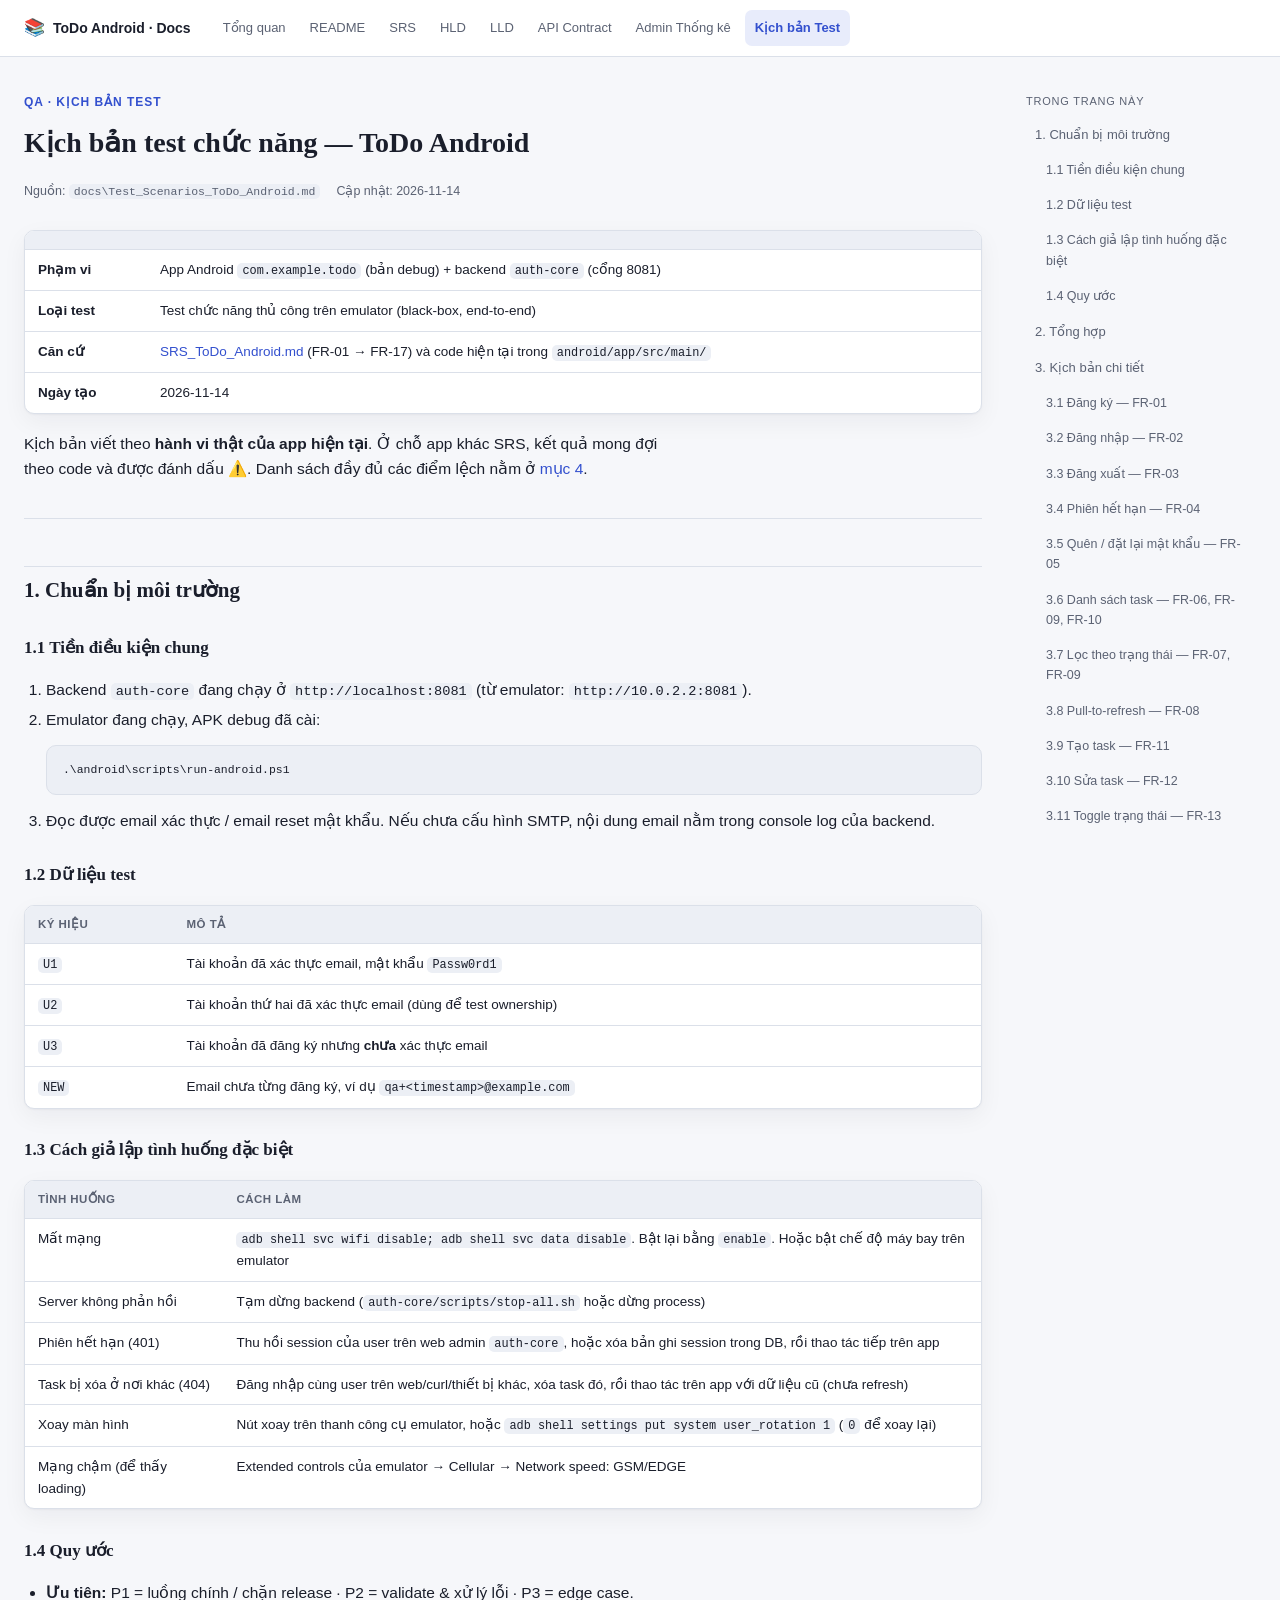
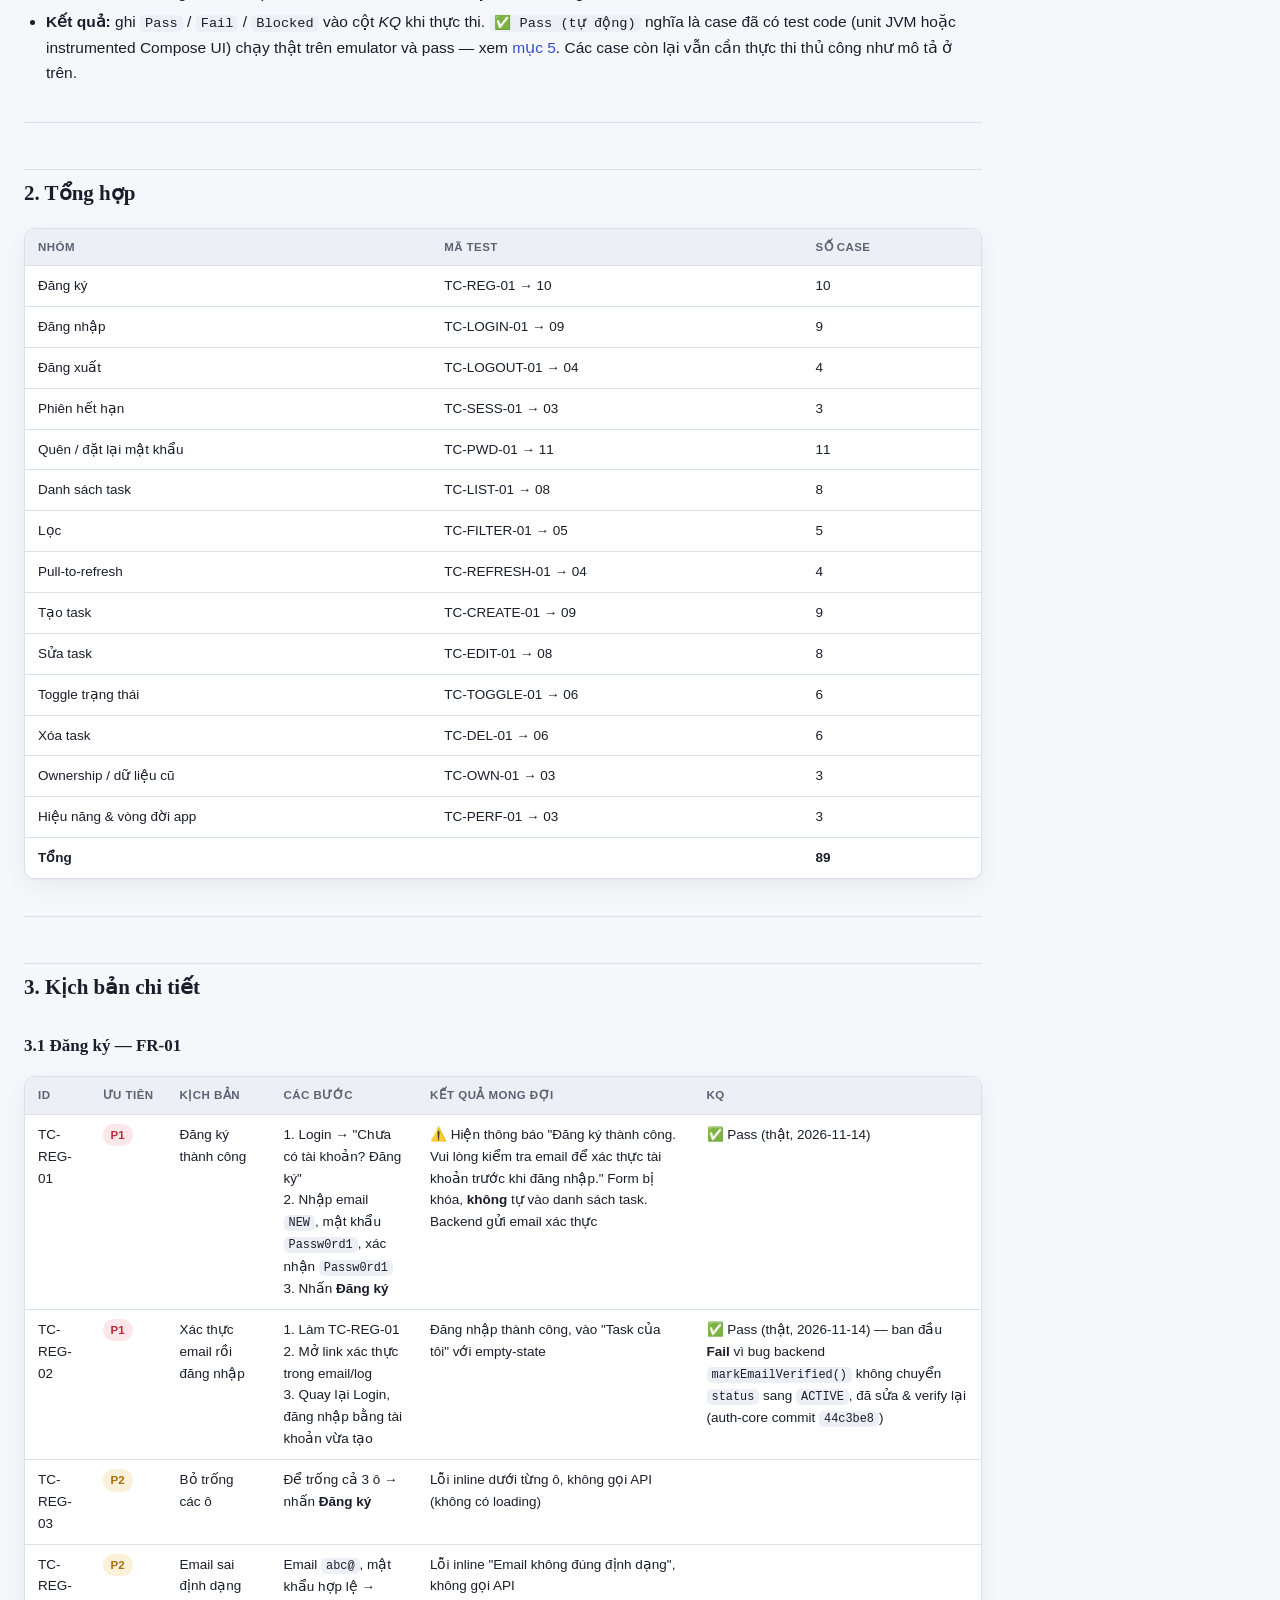
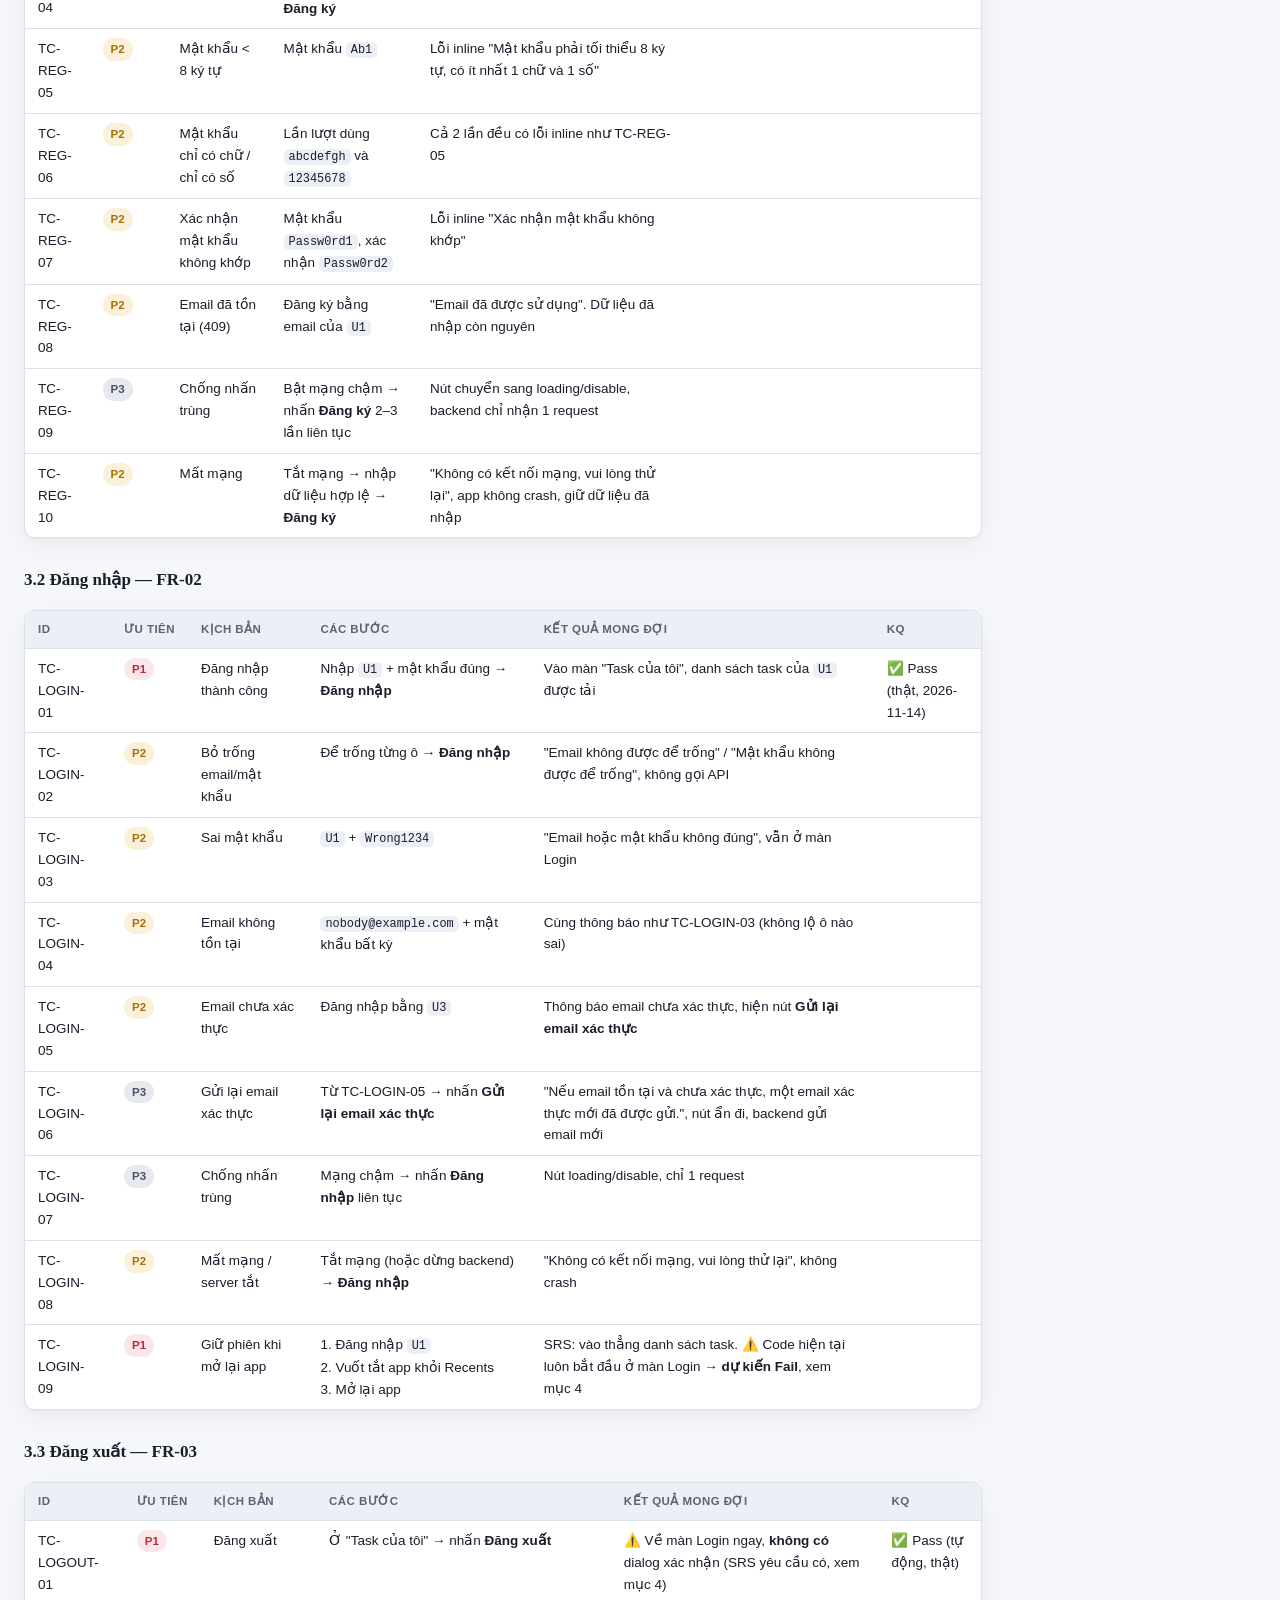
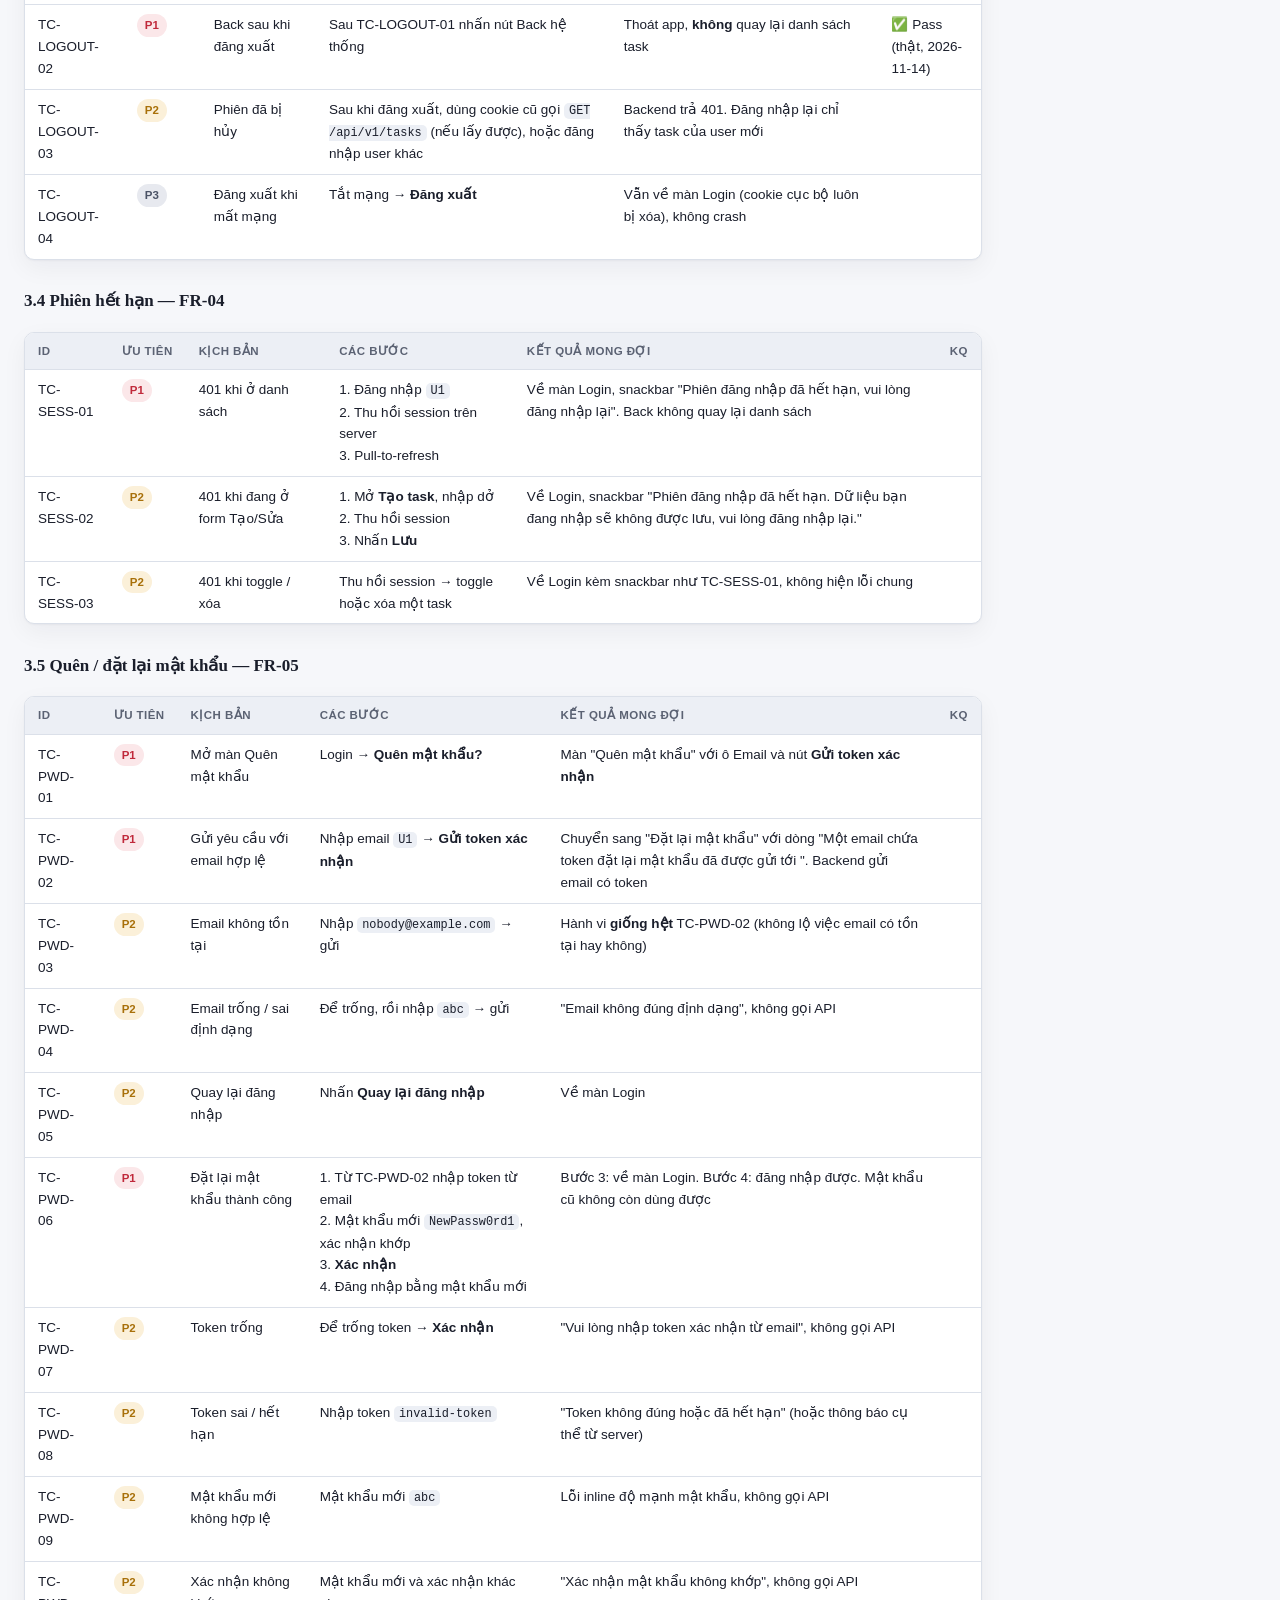
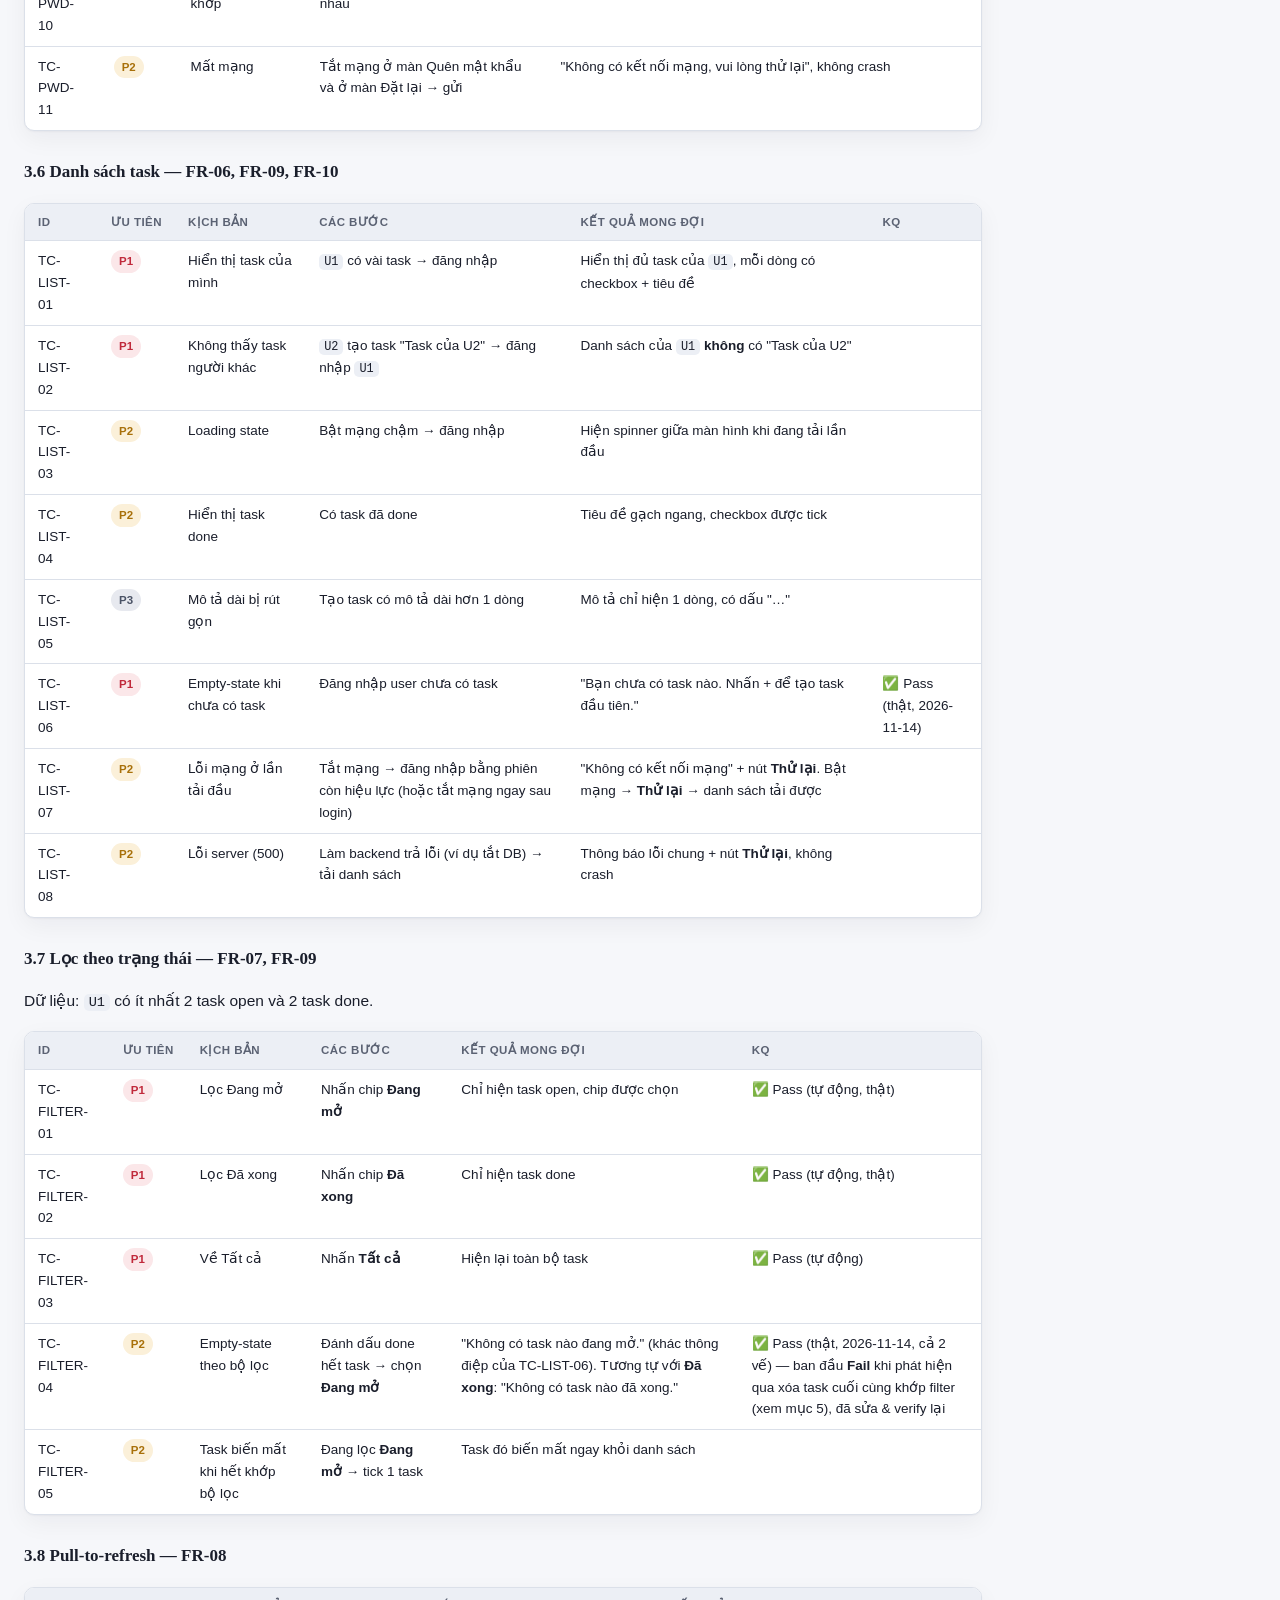
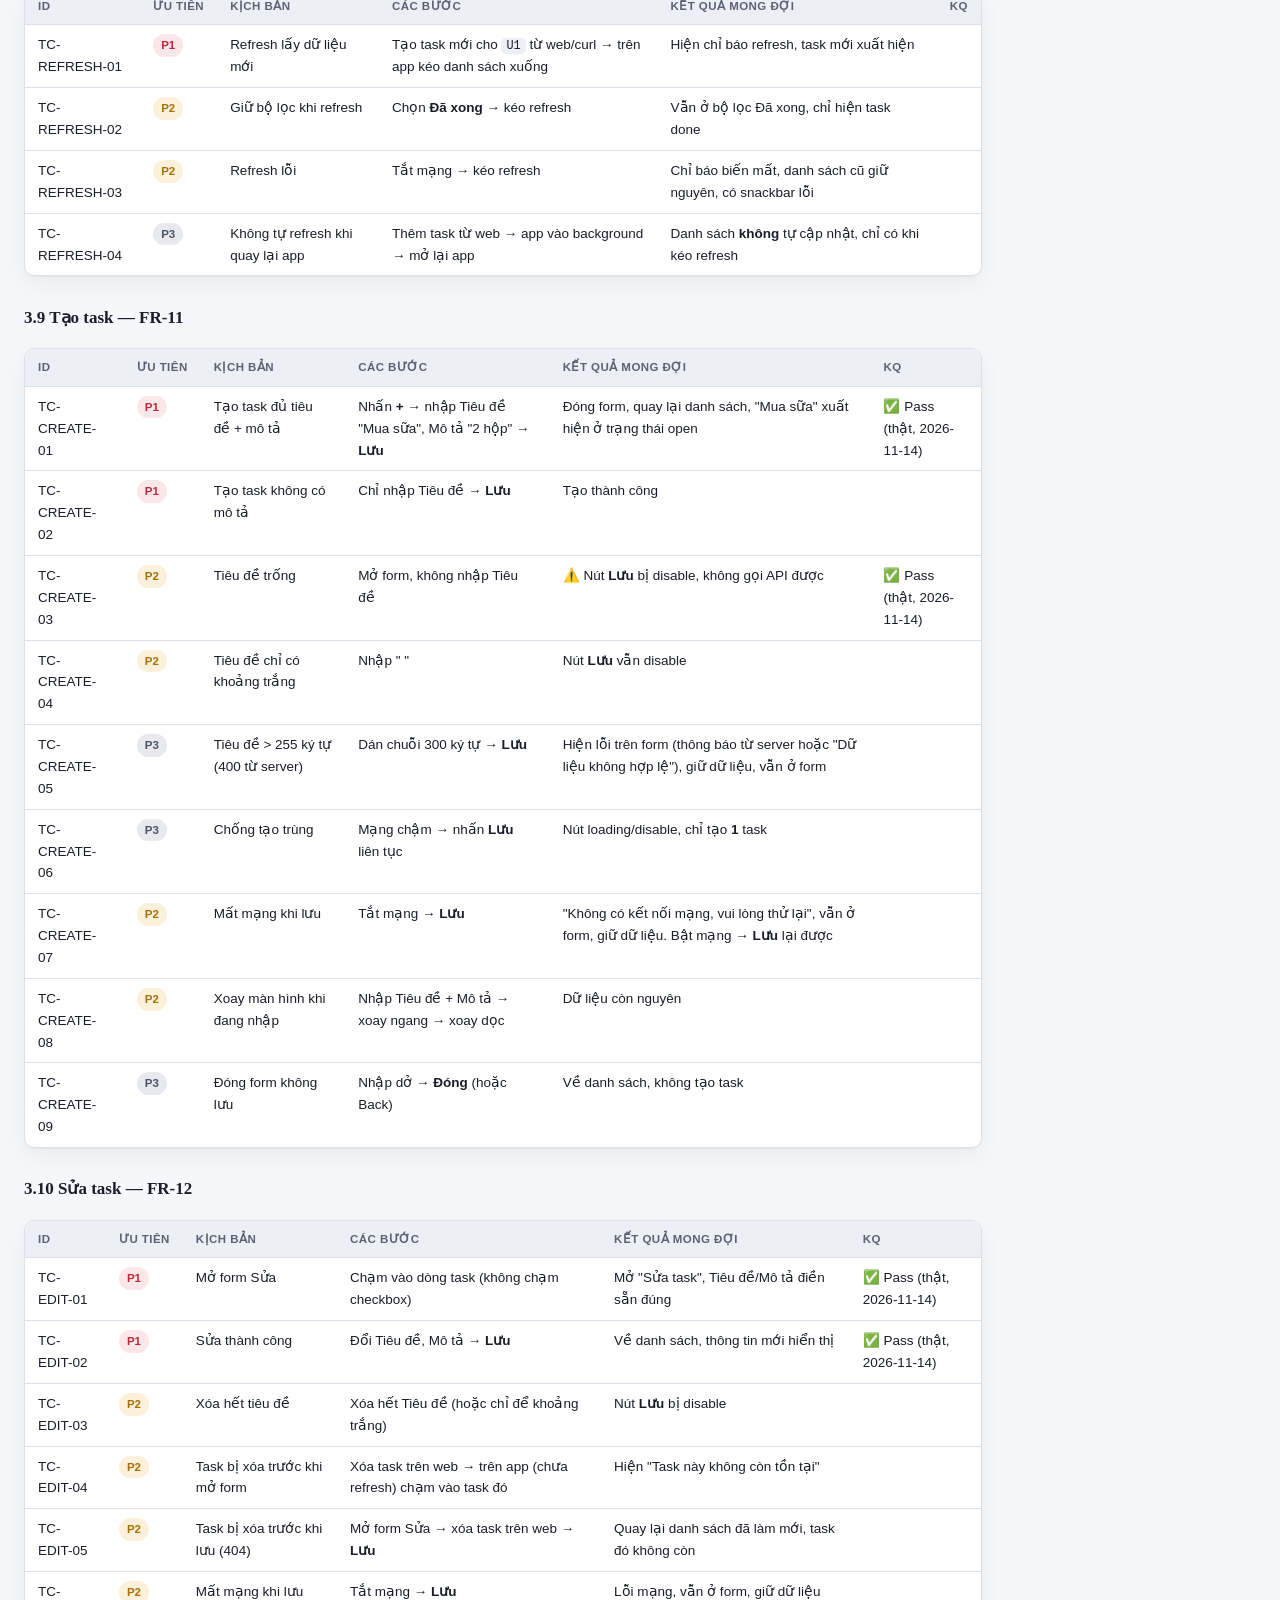
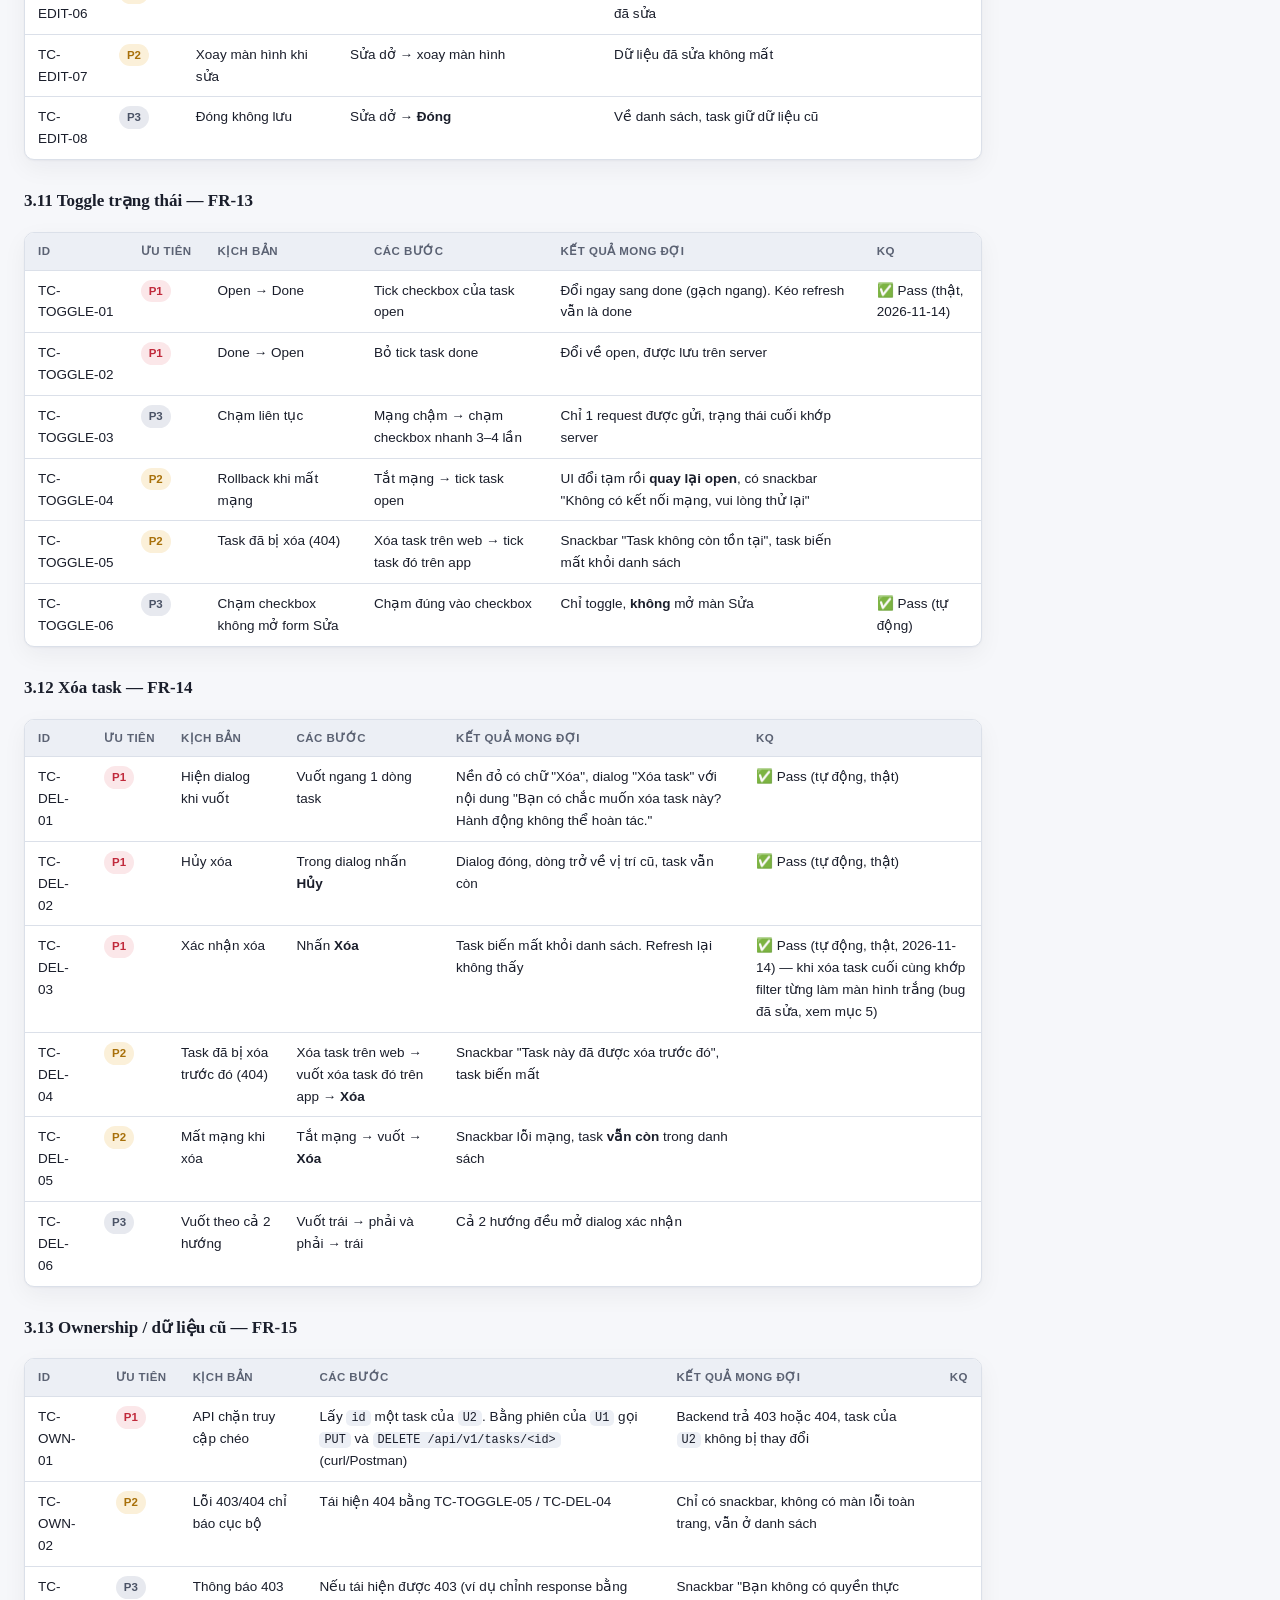
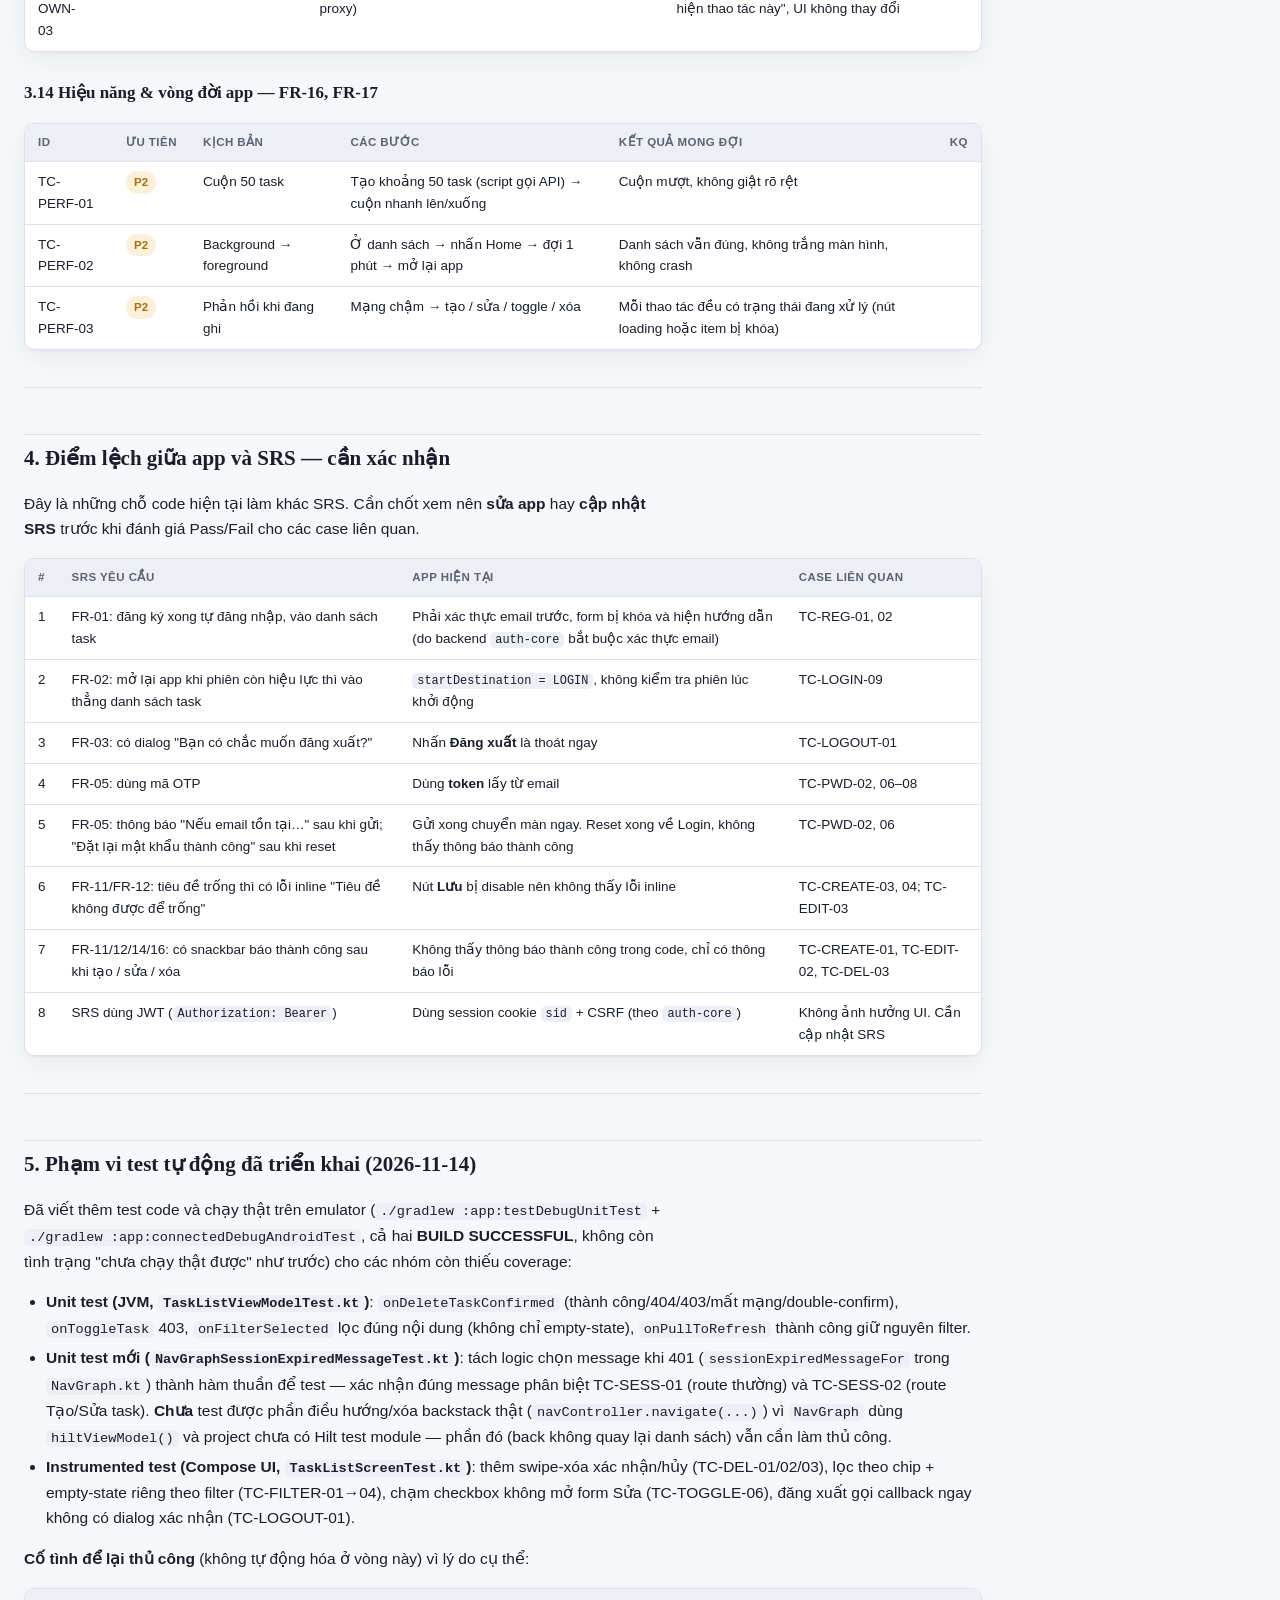
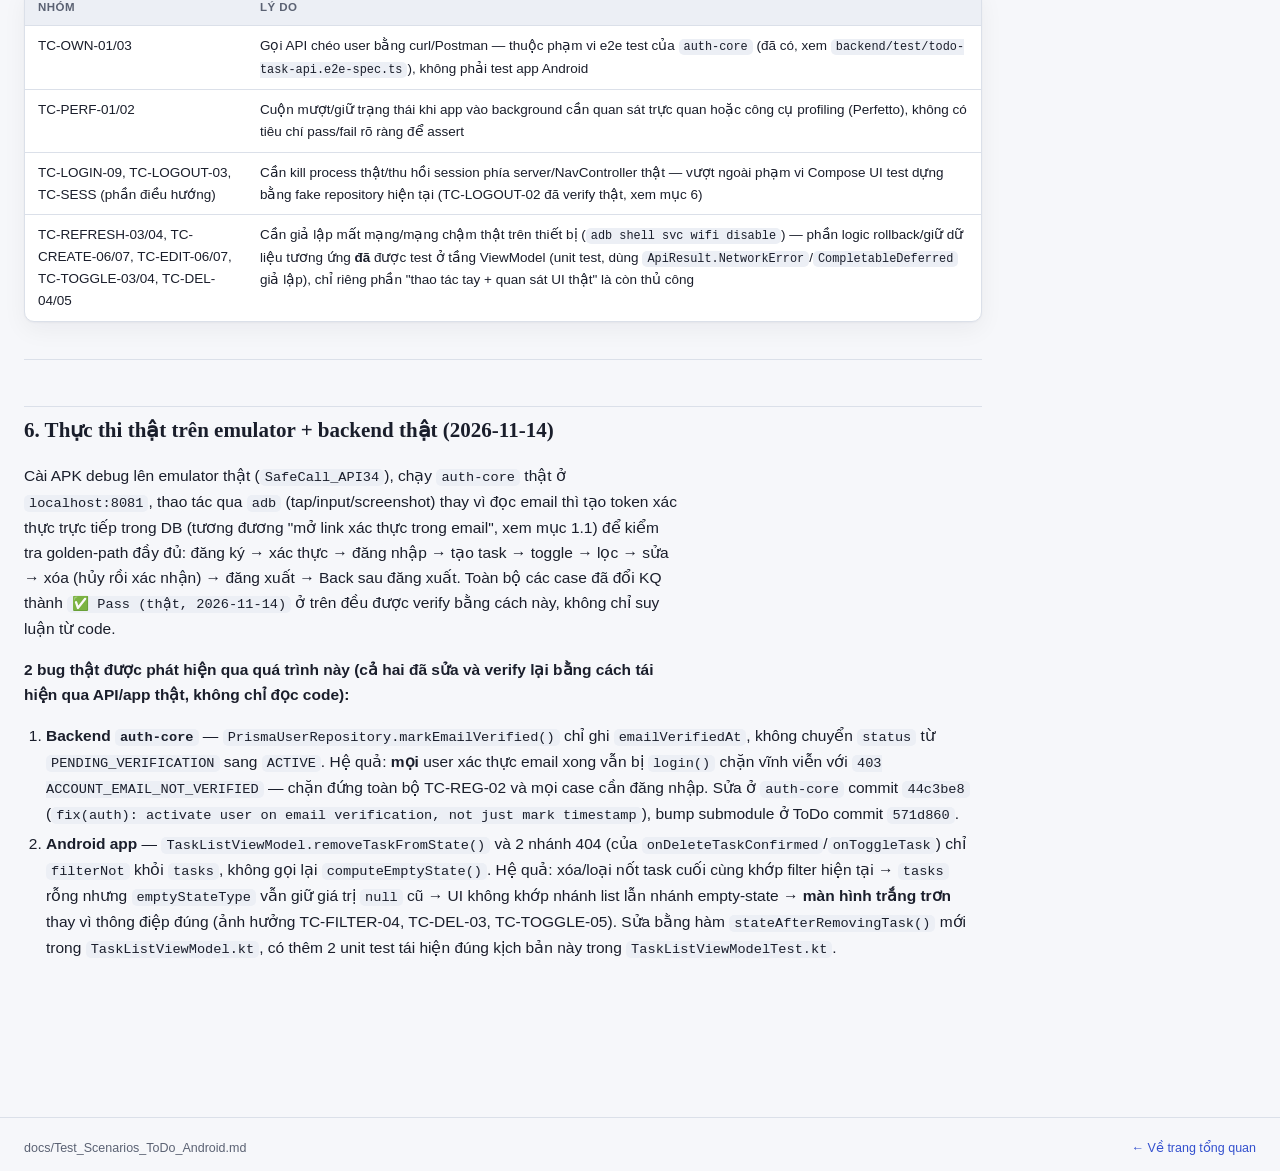
<file: docs/html/test-scenarios.html>
<!doctype html>
<html lang="vi">
<head>
<meta charset="utf-8">
<meta name="viewport" content="width=device-width, initial-scale=1">
<title>Kịch bản test chức năng — ToDo Android · ToDo Android Docs</title>
<link rel="stylesheet" href="assets/doc.css">

</head>
<body>
<div class="topbar"><div class="topbar-inner">
  <div class="brand"><span class="mark">📚</span> ToDo Android · Docs</div>
  <nav class="topnav">
    <a href="index.html">Tổng quan</a>
    <a href="readme.html">README</a>
    <a href="srs.html">SRS</a>
    <a href="hld.html">HLD</a>
    <a href="lld.html">LLD</a>
    <a href="api-contract.html">API Contract</a>
    <a href="admin-task-statistics.html">Admin Thống kê</a>
    <a href="test-scenarios.html" class="active">Kịch bản Test</a>
  </nav>
</div></div>

<div class="shell">
  <article>
    <div class="doc-head">
      <div class="eyebrow">QA · Kịch bản test</div>
      <h1>Kịch bản test chức năng — ToDo Android</h1>
      <div class="doc-meta"><span>Nguồn: <code>docs\Test_Scenarios_ToDo_Android.md</code></span><span>Cập nhật: 2026-11-14</span></div>
    </div>
    
<div class="table-wrap">
<table>
<thead>
<tr>
<th></th>
<th></th>
</tr>
</thead>
<tbody>
<tr>
<td><strong>Phạm vi</strong></td>
<td>App Android <code>com.example.todo</code> (bản debug) + backend <code>auth-core</code> (cổng 8081)</td>
</tr>
<tr>
<td><strong>Loại test</strong></td>
<td>Test chức năng thủ công trên emulator (black-box, end-to-end)</td>
</tr>
<tr>
<td><strong>Căn cứ</strong></td>
<td><a href="SRS_ToDo_Android.md">SRS_ToDo_Android.md</a> (FR-01 → FR-17) và code hiện tại trong <code>android/app/src/main/</code></td>
</tr>
<tr>
<td><strong>Ngày tạo</strong></td>
<td>2026-11-14</td>
</tr>
</tbody>
</table>
</div>
<p>Kịch bản viết theo <strong>hành vi thật của app hiện tại</strong>. Ở chỗ app khác SRS, kết quả mong đợi theo code và được đánh dấu ⚠️. Danh sách đầy đủ các điểm lệch nằm ở <a href="#4-%C4%91i%E1%BB%83m-l%E1%BB%87ch-gi%E1%BB%AFa-app-v%C3%A0-srs--c%E1%BA%A7n-x%C3%A1c-nh%E1%BA%ADn">mục 4</a>.</p>
<hr />
<h2 id="1-chuẩn-bị-môi-trường">1. Chuẩn bị môi trường</h2>
<h3 id="11-tiền-điều-kiện-chung">1.1 Tiền điều kiện chung</h3>
<ol>
<li>Backend <code>auth-core</code> đang chạy ở <code>http://localhost:8081</code> (từ emulator: <code>http://10.0.2.2:8081</code>).</li>
<li>Emulator đang chạy, APK debug đã cài:<pre><code class="language-powershell">.\android\scripts\run-android.ps1
</code></pre>
</li>
<li>Đọc được email xác thực / email reset mật khẩu. Nếu chưa cấu hình SMTP, nội dung email nằm trong console log của backend.</li>
</ol>
<h3 id="12-dữ-liệu-test">1.2 Dữ liệu test</h3>
<div class="table-wrap">
<table>
<thead>
<tr>
<th>Ký hiệu</th>
<th>Mô tả</th>
</tr>
</thead>
<tbody>
<tr>
<td><code>U1</code></td>
<td>Tài khoản đã xác thực email, mật khẩu <code>Passw0rd1</code></td>
</tr>
<tr>
<td><code>U2</code></td>
<td>Tài khoản thứ hai đã xác thực email (dùng để test ownership)</td>
</tr>
<tr>
<td><code>U3</code></td>
<td>Tài khoản đã đăng ký nhưng <strong>chưa</strong> xác thực email</td>
</tr>
<tr>
<td><code>NEW</code></td>
<td>Email chưa từng đăng ký, ví dụ <code>qa+&lt;timestamp&gt;@example.com</code></td>
</tr>
</tbody>
</table>
</div>
<h3 id="13-cách-giả-lập-tình-huống-đặc-biệt">1.3 Cách giả lập tình huống đặc biệt</h3>
<div class="table-wrap">
<table>
<thead>
<tr>
<th>Tình huống</th>
<th>Cách làm</th>
</tr>
</thead>
<tbody>
<tr>
<td>Mất mạng</td>
<td><code>adb shell svc wifi disable; adb shell svc data disable</code>. Bật lại bằng <code>enable</code>. Hoặc bật chế độ máy bay trên emulator</td>
</tr>
<tr>
<td>Server không phản hồi</td>
<td>Tạm dừng backend (<code>auth-core/scripts/stop-all.sh</code> hoặc dừng process)</td>
</tr>
<tr>
<td>Phiên hết hạn (401)</td>
<td>Thu hồi session của user trên web admin <code>auth-core</code>, hoặc xóa bản ghi session trong DB, rồi thao tác tiếp trên app</td>
</tr>
<tr>
<td>Task bị xóa ở nơi khác (404)</td>
<td>Đăng nhập cùng user trên web/curl/thiết bị khác, xóa task đó, rồi thao tác trên app với dữ liệu cũ (chưa refresh)</td>
</tr>
<tr>
<td>Xoay màn hình</td>
<td>Nút xoay trên thanh công cụ emulator, hoặc <code>adb shell settings put system user_rotation 1</code> (<code>0</code> để xoay lại)</td>
</tr>
<tr>
<td>Mạng chậm (để thấy loading)</td>
<td>Extended controls của emulator → Cellular → Network speed: GSM/EDGE</td>
</tr>
</tbody>
</table>
</div>
<h3 id="14-quy-ước">1.4 Quy ước</h3>
<ul>
<li><strong>Ưu tiên:</strong> P1 = luồng chính / chặn release · P2 = validate &amp; xử lý lỗi · P3 = edge case.</li>
<li><strong>Kết quả:</strong> ghi <code>Pass</code> / <code>Fail</code> / <code>Blocked</code> vào cột <em>KQ</em> khi thực thi. <code>✅ Pass (tự động)</code> nghĩa là
case đã có test code (unit JVM hoặc instrumented Compose UI) chạy thật trên emulator và pass —
xem <a href="#5-ph%E1%BA%A1m-vi-test-t%E1%BB%B1-%C4%91%E1%BB%99ng-%C4%91%C3%A3-tri%E1%BB%83n-khai-2026-11-14">mục 5</a>. Các case còn lại vẫn cần thực thi
thủ công như mô tả ở trên.</li>
</ul>
<hr />
<h2 id="2-tổng-hợp">2. Tổng hợp</h2>
<div class="table-wrap">
<table>
<thead>
<tr>
<th>Nhóm</th>
<th>Mã test</th>
<th>Số case</th>
</tr>
</thead>
<tbody>
<tr>
<td>Đăng ký</td>
<td>TC-REG-01 → 10</td>
<td>10</td>
</tr>
<tr>
<td>Đăng nhập</td>
<td>TC-LOGIN-01 → 09</td>
<td>9</td>
</tr>
<tr>
<td>Đăng xuất</td>
<td>TC-LOGOUT-01 → 04</td>
<td>4</td>
</tr>
<tr>
<td>Phiên hết hạn</td>
<td>TC-SESS-01 → 03</td>
<td>3</td>
</tr>
<tr>
<td>Quên / đặt lại mật khẩu</td>
<td>TC-PWD-01 → 11</td>
<td>11</td>
</tr>
<tr>
<td>Danh sách task</td>
<td>TC-LIST-01 → 08</td>
<td>8</td>
</tr>
<tr>
<td>Lọc</td>
<td>TC-FILTER-01 → 05</td>
<td>5</td>
</tr>
<tr>
<td>Pull-to-refresh</td>
<td>TC-REFRESH-01 → 04</td>
<td>4</td>
</tr>
<tr>
<td>Tạo task</td>
<td>TC-CREATE-01 → 09</td>
<td>9</td>
</tr>
<tr>
<td>Sửa task</td>
<td>TC-EDIT-01 → 08</td>
<td>8</td>
</tr>
<tr>
<td>Toggle trạng thái</td>
<td>TC-TOGGLE-01 → 06</td>
<td>6</td>
</tr>
<tr>
<td>Xóa task</td>
<td>TC-DEL-01 → 06</td>
<td>6</td>
</tr>
<tr>
<td>Ownership / dữ liệu cũ</td>
<td>TC-OWN-01 → 03</td>
<td>3</td>
</tr>
<tr>
<td>Hiệu năng &amp; vòng đời app</td>
<td>TC-PERF-01 → 03</td>
<td>3</td>
</tr>
<tr>
<td><strong>Tổng</strong></td>
<td></td>
<td><strong>89</strong></td>
</tr>
</tbody>
</table>
</div>
<hr />
<h2 id="3-kịch-bản-chi-tiết">3. Kịch bản chi tiết</h2>
<h3 id="31-đăng-ký-fr-01">3.1 Đăng ký — FR-01</h3>
<div class="table-wrap">
<table>
<thead>
<tr>
<th>ID</th>
<th>Ưu tiên</th>
<th>Kịch bản</th>
<th>Các bước</th>
<th>Kết quả mong đợi</th>
<th>KQ</th>
</tr>
</thead>
<tbody>
<tr>
<td>TC-REG-01</td>
<td><span class="pill p1">P1</span></td>
<td>Đăng ký thành công</td>
<td>1. Login → &quot;Chưa có tài khoản? Đăng ký&quot; <br>2. Nhập email <code>NEW</code>, mật khẩu <code>Passw0rd1</code>, xác nhận <code>Passw0rd1</code> <br>3. Nhấn <strong>Đăng ký</strong></td>
<td>⚠️ Hiện thông báo &quot;Đăng ký thành công. Vui lòng kiểm tra email để xác thực tài khoản trước khi đăng nhập.&quot; Form bị khóa, <strong>không</strong> tự vào danh sách task. Backend gửi email xác thực</td>
<td>✅ Pass (thật, 2026-11-14)</td>
</tr>
<tr>
<td>TC-REG-02</td>
<td><span class="pill p1">P1</span></td>
<td>Xác thực email rồi đăng nhập</td>
<td>1. Làm TC-REG-01 <br>2. Mở link xác thực trong email/log <br>3. Quay lại Login, đăng nhập bằng tài khoản vừa tạo</td>
<td>Đăng nhập thành công, vào &quot;Task của tôi&quot; với empty-state</td>
<td>✅ Pass (thật, 2026-11-14) — ban đầu <strong>Fail</strong> vì bug backend <code>markEmailVerified()</code> không chuyển <code>status</code> sang <code>ACTIVE</code>, đã sửa &amp; verify lại (auth-core commit <code>44c3be8</code>)</td>
</tr>
<tr>
<td>TC-REG-03</td>
<td><span class="pill p2">P2</span></td>
<td>Bỏ trống các ô</td>
<td>Để trống cả 3 ô → nhấn <strong>Đăng ký</strong></td>
<td>Lỗi inline dưới từng ô, không gọi API (không có loading)</td>
<td></td>
</tr>
<tr>
<td>TC-REG-04</td>
<td><span class="pill p2">P2</span></td>
<td>Email sai định dạng</td>
<td>Email <code>abc@</code>, mật khẩu hợp lệ → <strong>Đăng ký</strong></td>
<td>Lỗi inline &quot;Email không đúng định dạng&quot;, không gọi API</td>
<td></td>
</tr>
<tr>
<td>TC-REG-05</td>
<td><span class="pill p2">P2</span></td>
<td>Mật khẩu &lt; 8 ký tự</td>
<td>Mật khẩu <code>Ab1</code></td>
<td>Lỗi inline &quot;Mật khẩu phải tối thiểu 8 ký tự, có ít nhất 1 chữ và 1 số&quot;</td>
<td></td>
</tr>
<tr>
<td>TC-REG-06</td>
<td><span class="pill p2">P2</span></td>
<td>Mật khẩu chỉ có chữ / chỉ có số</td>
<td>Lần lượt dùng <code>abcdefgh</code> và <code>12345678</code></td>
<td>Cả 2 lần đều có lỗi inline như TC-REG-05</td>
<td></td>
</tr>
<tr>
<td>TC-REG-07</td>
<td><span class="pill p2">P2</span></td>
<td>Xác nhận mật khẩu không khớp</td>
<td>Mật khẩu <code>Passw0rd1</code>, xác nhận <code>Passw0rd2</code></td>
<td>Lỗi inline &quot;Xác nhận mật khẩu không khớp&quot;</td>
<td></td>
</tr>
<tr>
<td>TC-REG-08</td>
<td><span class="pill p2">P2</span></td>
<td>Email đã tồn tại (409)</td>
<td>Đăng ký bằng email của <code>U1</code></td>
<td>&quot;Email đã được sử dụng&quot;. Dữ liệu đã nhập còn nguyên</td>
<td></td>
</tr>
<tr>
<td>TC-REG-09</td>
<td><span class="pill p3">P3</span></td>
<td>Chống nhấn trùng</td>
<td>Bật mạng chậm → nhấn <strong>Đăng ký</strong> 2–3 lần liên tục</td>
<td>Nút chuyển sang loading/disable, backend chỉ nhận 1 request</td>
<td></td>
</tr>
<tr>
<td>TC-REG-10</td>
<td><span class="pill p2">P2</span></td>
<td>Mất mạng</td>
<td>Tắt mạng → nhập dữ liệu hợp lệ → <strong>Đăng ký</strong></td>
<td>&quot;Không có kết nối mạng, vui lòng thử lại&quot;, app không crash, giữ dữ liệu đã nhập</td>
<td></td>
</tr>
</tbody>
</table>
</div>
<h3 id="32-đăng-nhập-fr-02">3.2 Đăng nhập — FR-02</h3>
<div class="table-wrap">
<table>
<thead>
<tr>
<th>ID</th>
<th>Ưu tiên</th>
<th>Kịch bản</th>
<th>Các bước</th>
<th>Kết quả mong đợi</th>
<th>KQ</th>
</tr>
</thead>
<tbody>
<tr>
<td>TC-LOGIN-01</td>
<td><span class="pill p1">P1</span></td>
<td>Đăng nhập thành công</td>
<td>Nhập <code>U1</code> + mật khẩu đúng → <strong>Đăng nhập</strong></td>
<td>Vào màn &quot;Task của tôi&quot;, danh sách task của <code>U1</code> được tải</td>
<td>✅ Pass (thật, 2026-11-14)</td>
</tr>
<tr>
<td>TC-LOGIN-02</td>
<td><span class="pill p2">P2</span></td>
<td>Bỏ trống email/mật khẩu</td>
<td>Để trống từng ô → <strong>Đăng nhập</strong></td>
<td>&quot;Email không được để trống&quot; / &quot;Mật khẩu không được để trống&quot;, không gọi API</td>
<td></td>
</tr>
<tr>
<td>TC-LOGIN-03</td>
<td><span class="pill p2">P2</span></td>
<td>Sai mật khẩu</td>
<td><code>U1</code> + <code>Wrong1234</code></td>
<td>&quot;Email hoặc mật khẩu không đúng&quot;, vẫn ở màn Login</td>
<td></td>
</tr>
<tr>
<td>TC-LOGIN-04</td>
<td><span class="pill p2">P2</span></td>
<td>Email không tồn tại</td>
<td><code>nobody@example.com</code> + mật khẩu bất kỳ</td>
<td>Cùng thông báo như TC-LOGIN-03 (không lộ ô nào sai)</td>
<td></td>
</tr>
<tr>
<td>TC-LOGIN-05</td>
<td><span class="pill p2">P2</span></td>
<td>Email chưa xác thực</td>
<td>Đăng nhập bằng <code>U3</code></td>
<td>Thông báo email chưa xác thực, hiện nút <strong>Gửi lại email xác thực</strong></td>
<td></td>
</tr>
<tr>
<td>TC-LOGIN-06</td>
<td><span class="pill p3">P3</span></td>
<td>Gửi lại email xác thực</td>
<td>Từ TC-LOGIN-05 → nhấn <strong>Gửi lại email xác thực</strong></td>
<td>&quot;Nếu email tồn tại và chưa xác thực, một email xác thực mới đã được gửi.&quot;, nút ẩn đi, backend gửi email mới</td>
<td></td>
</tr>
<tr>
<td>TC-LOGIN-07</td>
<td><span class="pill p3">P3</span></td>
<td>Chống nhấn trùng</td>
<td>Mạng chậm → nhấn <strong>Đăng nhập</strong> liên tục</td>
<td>Nút loading/disable, chỉ 1 request</td>
<td></td>
</tr>
<tr>
<td>TC-LOGIN-08</td>
<td><span class="pill p2">P2</span></td>
<td>Mất mạng / server tắt</td>
<td>Tắt mạng (hoặc dừng backend) → <strong>Đăng nhập</strong></td>
<td>&quot;Không có kết nối mạng, vui lòng thử lại&quot;, không crash</td>
<td></td>
</tr>
<tr>
<td>TC-LOGIN-09</td>
<td><span class="pill p1">P1</span></td>
<td>Giữ phiên khi mở lại app</td>
<td>1. Đăng nhập <code>U1</code> <br>2. Vuốt tắt app khỏi Recents <br>3. Mở lại app</td>
<td>SRS: vào thẳng danh sách task. ⚠️ Code hiện tại luôn bắt đầu ở màn Login → <strong>dự kiến Fail</strong>, xem mục 4</td>
<td></td>
</tr>
</tbody>
</table>
</div>
<h3 id="33-đăng-xuất-fr-03">3.3 Đăng xuất — FR-03</h3>
<div class="table-wrap">
<table>
<thead>
<tr>
<th>ID</th>
<th>Ưu tiên</th>
<th>Kịch bản</th>
<th>Các bước</th>
<th>Kết quả mong đợi</th>
<th>KQ</th>
</tr>
</thead>
<tbody>
<tr>
<td>TC-LOGOUT-01</td>
<td><span class="pill p1">P1</span></td>
<td>Đăng xuất</td>
<td>Ở &quot;Task của tôi&quot; → nhấn <strong>Đăng xuất</strong></td>
<td>⚠️ Về màn Login ngay, <strong>không có</strong> dialog xác nhận (SRS yêu cầu có, xem mục 4)</td>
<td>✅ Pass (tự động, thật)</td>
</tr>
<tr>
<td>TC-LOGOUT-02</td>
<td><span class="pill p1">P1</span></td>
<td>Back sau khi đăng xuất</td>
<td>Sau TC-LOGOUT-01 nhấn nút Back hệ thống</td>
<td>Thoát app, <strong>không</strong> quay lại danh sách task</td>
<td>✅ Pass (thật, 2026-11-14)</td>
</tr>
<tr>
<td>TC-LOGOUT-03</td>
<td><span class="pill p2">P2</span></td>
<td>Phiên đã bị hủy</td>
<td>Sau khi đăng xuất, dùng cookie cũ gọi <code>GET /api/v1/tasks</code> (nếu lấy được), hoặc đăng nhập user khác</td>
<td>Backend trả 401. Đăng nhập lại chỉ thấy task của user mới</td>
<td></td>
</tr>
<tr>
<td>TC-LOGOUT-04</td>
<td><span class="pill p3">P3</span></td>
<td>Đăng xuất khi mất mạng</td>
<td>Tắt mạng → <strong>Đăng xuất</strong></td>
<td>Vẫn về màn Login (cookie cục bộ luôn bị xóa), không crash</td>
<td></td>
</tr>
</tbody>
</table>
</div>
<h3 id="34-phiên-hết-hạn-fr-04">3.4 Phiên hết hạn — FR-04</h3>
<div class="table-wrap">
<table>
<thead>
<tr>
<th>ID</th>
<th>Ưu tiên</th>
<th>Kịch bản</th>
<th>Các bước</th>
<th>Kết quả mong đợi</th>
<th>KQ</th>
</tr>
</thead>
<tbody>
<tr>
<td>TC-SESS-01</td>
<td><span class="pill p1">P1</span></td>
<td>401 khi ở danh sách</td>
<td>1. Đăng nhập <code>U1</code> <br>2. Thu hồi session trên server <br>3. Pull-to-refresh</td>
<td>Về màn Login, snackbar &quot;Phiên đăng nhập đã hết hạn, vui lòng đăng nhập lại&quot;. Back không quay lại danh sách</td>
<td></td>
</tr>
<tr>
<td>TC-SESS-02</td>
<td><span class="pill p2">P2</span></td>
<td>401 khi đang ở form Tạo/Sửa</td>
<td>1. Mở <strong>Tạo task</strong>, nhập dở <br>2. Thu hồi session <br>3. Nhấn <strong>Lưu</strong></td>
<td>Về Login, snackbar &quot;Phiên đăng nhập đã hết hạn. Dữ liệu bạn đang nhập sẽ không được lưu, vui lòng đăng nhập lại.&quot;</td>
<td></td>
</tr>
<tr>
<td>TC-SESS-03</td>
<td><span class="pill p2">P2</span></td>
<td>401 khi toggle / xóa</td>
<td>Thu hồi session → toggle hoặc xóa một task</td>
<td>Về Login kèm snackbar như TC-SESS-01, không hiện lỗi chung</td>
<td></td>
</tr>
</tbody>
</table>
</div>
<h3 id="35-quên-đặt-lại-mật-khẩu-fr-05">3.5 Quên / đặt lại mật khẩu — FR-05</h3>
<div class="table-wrap">
<table>
<thead>
<tr>
<th>ID</th>
<th>Ưu tiên</th>
<th>Kịch bản</th>
<th>Các bước</th>
<th>Kết quả mong đợi</th>
<th>KQ</th>
</tr>
</thead>
<tbody>
<tr>
<td>TC-PWD-01</td>
<td><span class="pill p1">P1</span></td>
<td>Mở màn Quên mật khẩu</td>
<td>Login → <strong>Quên mật khẩu?</strong></td>
<td>Màn &quot;Quên mật khẩu&quot; với ô Email và nút <strong>Gửi token xác nhận</strong></td>
<td></td>
</tr>
<tr>
<td>TC-PWD-02</td>
<td><span class="pill p1">P1</span></td>
<td>Gửi yêu cầu với email hợp lệ</td>
<td>Nhập email <code>U1</code> → <strong>Gửi token xác nhận</strong></td>
<td>Chuyển sang &quot;Đặt lại mật khẩu&quot; với dòng &quot;Một email chứa token đặt lại mật khẩu đã được gửi tới <email>&quot;. Backend gửi email có token</td>
<td></td>
</tr>
<tr>
<td>TC-PWD-03</td>
<td><span class="pill p2">P2</span></td>
<td>Email không tồn tại</td>
<td>Nhập <code>nobody@example.com</code> → gửi</td>
<td>Hành vi <strong>giống hệt</strong> TC-PWD-02 (không lộ việc email có tồn tại hay không)</td>
<td></td>
</tr>
<tr>
<td>TC-PWD-04</td>
<td><span class="pill p2">P2</span></td>
<td>Email trống / sai định dạng</td>
<td>Để trống, rồi nhập <code>abc</code> → gửi</td>
<td>&quot;Email không đúng định dạng&quot;, không gọi API</td>
<td></td>
</tr>
<tr>
<td>TC-PWD-05</td>
<td><span class="pill p2">P2</span></td>
<td>Quay lại đăng nhập</td>
<td>Nhấn <strong>Quay lại đăng nhập</strong></td>
<td>Về màn Login</td>
<td></td>
</tr>
<tr>
<td>TC-PWD-06</td>
<td><span class="pill p1">P1</span></td>
<td>Đặt lại mật khẩu thành công</td>
<td>1. Từ TC-PWD-02 nhập token từ email <br>2. Mật khẩu mới <code>NewPassw0rd1</code>, xác nhận khớp <br>3. <strong>Xác nhận</strong> <br>4. Đăng nhập bằng mật khẩu mới</td>
<td>Bước 3: về màn Login. Bước 4: đăng nhập được. Mật khẩu cũ không còn dùng được</td>
<td></td>
</tr>
<tr>
<td>TC-PWD-07</td>
<td><span class="pill p2">P2</span></td>
<td>Token trống</td>
<td>Để trống token → <strong>Xác nhận</strong></td>
<td>&quot;Vui lòng nhập token xác nhận từ email&quot;, không gọi API</td>
<td></td>
</tr>
<tr>
<td>TC-PWD-08</td>
<td><span class="pill p2">P2</span></td>
<td>Token sai / hết hạn</td>
<td>Nhập token <code>invalid-token</code></td>
<td>&quot;Token không đúng hoặc đã hết hạn&quot; (hoặc thông báo cụ thể từ server)</td>
<td></td>
</tr>
<tr>
<td>TC-PWD-09</td>
<td><span class="pill p2">P2</span></td>
<td>Mật khẩu mới không hợp lệ</td>
<td>Mật khẩu mới <code>abc</code></td>
<td>Lỗi inline độ mạnh mật khẩu, không gọi API</td>
<td></td>
</tr>
<tr>
<td>TC-PWD-10</td>
<td><span class="pill p2">P2</span></td>
<td>Xác nhận không khớp</td>
<td>Mật khẩu mới và xác nhận khác nhau</td>
<td>&quot;Xác nhận mật khẩu không khớp&quot;, không gọi API</td>
<td></td>
</tr>
<tr>
<td>TC-PWD-11</td>
<td><span class="pill p2">P2</span></td>
<td>Mất mạng</td>
<td>Tắt mạng ở màn Quên mật khẩu và ở màn Đặt lại → gửi</td>
<td>&quot;Không có kết nối mạng, vui lòng thử lại&quot;, không crash</td>
<td></td>
</tr>
</tbody>
</table>
</div>
<h3 id="36-danh-sách-task-fr-06-fr-09-fr-10">3.6 Danh sách task — FR-06, FR-09, FR-10</h3>
<div class="table-wrap">
<table>
<thead>
<tr>
<th>ID</th>
<th>Ưu tiên</th>
<th>Kịch bản</th>
<th>Các bước</th>
<th>Kết quả mong đợi</th>
<th>KQ</th>
</tr>
</thead>
<tbody>
<tr>
<td>TC-LIST-01</td>
<td><span class="pill p1">P1</span></td>
<td>Hiển thị task của mình</td>
<td><code>U1</code> có vài task → đăng nhập</td>
<td>Hiển thị đủ task của <code>U1</code>, mỗi dòng có checkbox + tiêu đề</td>
<td></td>
</tr>
<tr>
<td>TC-LIST-02</td>
<td><span class="pill p1">P1</span></td>
<td>Không thấy task người khác</td>
<td><code>U2</code> tạo task &quot;Task của U2&quot; → đăng nhập <code>U1</code></td>
<td>Danh sách của <code>U1</code> <strong>không</strong> có &quot;Task của U2&quot;</td>
<td></td>
</tr>
<tr>
<td>TC-LIST-03</td>
<td><span class="pill p2">P2</span></td>
<td>Loading state</td>
<td>Bật mạng chậm → đăng nhập</td>
<td>Hiện spinner giữa màn hình khi đang tải lần đầu</td>
<td></td>
</tr>
<tr>
<td>TC-LIST-04</td>
<td><span class="pill p2">P2</span></td>
<td>Hiển thị task done</td>
<td>Có task đã done</td>
<td>Tiêu đề gạch ngang, checkbox được tick</td>
<td></td>
</tr>
<tr>
<td>TC-LIST-05</td>
<td><span class="pill p3">P3</span></td>
<td>Mô tả dài bị rút gọn</td>
<td>Tạo task có mô tả dài hơn 1 dòng</td>
<td>Mô tả chỉ hiện 1 dòng, có dấu &quot;…&quot;</td>
<td></td>
</tr>
<tr>
<td>TC-LIST-06</td>
<td><span class="pill p1">P1</span></td>
<td>Empty-state khi chưa có task</td>
<td>Đăng nhập user chưa có task</td>
<td>&quot;Bạn chưa có task nào. Nhấn + để tạo task đầu tiên.&quot;</td>
<td>✅ Pass (thật, 2026-11-14)</td>
</tr>
<tr>
<td>TC-LIST-07</td>
<td><span class="pill p2">P2</span></td>
<td>Lỗi mạng ở lần tải đầu</td>
<td>Tắt mạng → đăng nhập bằng phiên còn hiệu lực (hoặc tắt mạng ngay sau login)</td>
<td>&quot;Không có kết nối mạng&quot; + nút <strong>Thử lại</strong>. Bật mạng → <strong>Thử lại</strong> → danh sách tải được</td>
<td></td>
</tr>
<tr>
<td>TC-LIST-08</td>
<td><span class="pill p2">P2</span></td>
<td>Lỗi server (500)</td>
<td>Làm backend trả lỗi (ví dụ tắt DB) → tải danh sách</td>
<td>Thông báo lỗi chung + nút <strong>Thử lại</strong>, không crash</td>
<td></td>
</tr>
</tbody>
</table>
</div>
<h3 id="37-lọc-theo-trạng-thái-fr-07-fr-09">3.7 Lọc theo trạng thái — FR-07, FR-09</h3>
<p>Dữ liệu: <code>U1</code> có ít nhất 2 task open và 2 task done.</p>
<div class="table-wrap">
<table>
<thead>
<tr>
<th>ID</th>
<th>Ưu tiên</th>
<th>Kịch bản</th>
<th>Các bước</th>
<th>Kết quả mong đợi</th>
<th>KQ</th>
</tr>
</thead>
<tbody>
<tr>
<td>TC-FILTER-01</td>
<td><span class="pill p1">P1</span></td>
<td>Lọc Đang mở</td>
<td>Nhấn chip <strong>Đang mở</strong></td>
<td>Chỉ hiện task open, chip được chọn</td>
<td>✅ Pass (tự động, thật)</td>
</tr>
<tr>
<td>TC-FILTER-02</td>
<td><span class="pill p1">P1</span></td>
<td>Lọc Đã xong</td>
<td>Nhấn chip <strong>Đã xong</strong></td>
<td>Chỉ hiện task done</td>
<td>✅ Pass (tự động, thật)</td>
</tr>
<tr>
<td>TC-FILTER-03</td>
<td><span class="pill p1">P1</span></td>
<td>Về Tất cả</td>
<td>Nhấn <strong>Tất cả</strong></td>
<td>Hiện lại toàn bộ task</td>
<td>✅ Pass (tự động)</td>
</tr>
<tr>
<td>TC-FILTER-04</td>
<td><span class="pill p2">P2</span></td>
<td>Empty-state theo bộ lọc</td>
<td>Đánh dấu done hết task → chọn <strong>Đang mở</strong></td>
<td>&quot;Không có task nào đang mở.&quot; (khác thông điệp của TC-LIST-06). Tương tự với <strong>Đã xong</strong>: &quot;Không có task nào đã xong.&quot;</td>
<td>✅ Pass (thật, 2026-11-14, cả 2 vế) — ban đầu <strong>Fail</strong> khi phát hiện qua xóa task cuối cùng khớp filter (xem mục 5), đã sửa &amp; verify lại</td>
</tr>
<tr>
<td>TC-FILTER-05</td>
<td><span class="pill p2">P2</span></td>
<td>Task biến mất khi hết khớp bộ lọc</td>
<td>Đang lọc <strong>Đang mở</strong> → tick 1 task</td>
<td>Task đó biến mất ngay khỏi danh sách</td>
<td></td>
</tr>
</tbody>
</table>
</div>
<h3 id="38-pull-to-refresh-fr-08">3.8 Pull-to-refresh — FR-08</h3>
<div class="table-wrap">
<table>
<thead>
<tr>
<th>ID</th>
<th>Ưu tiên</th>
<th>Kịch bản</th>
<th>Các bước</th>
<th>Kết quả mong đợi</th>
<th>KQ</th>
</tr>
</thead>
<tbody>
<tr>
<td>TC-REFRESH-01</td>
<td><span class="pill p1">P1</span></td>
<td>Refresh lấy dữ liệu mới</td>
<td>Tạo task mới cho <code>U1</code> từ web/curl → trên app kéo danh sách xuống</td>
<td>Hiện chỉ báo refresh, task mới xuất hiện</td>
<td></td>
</tr>
<tr>
<td>TC-REFRESH-02</td>
<td><span class="pill p2">P2</span></td>
<td>Giữ bộ lọc khi refresh</td>
<td>Chọn <strong>Đã xong</strong> → kéo refresh</td>
<td>Vẫn ở bộ lọc Đã xong, chỉ hiện task done</td>
<td></td>
</tr>
<tr>
<td>TC-REFRESH-03</td>
<td><span class="pill p2">P2</span></td>
<td>Refresh lỗi</td>
<td>Tắt mạng → kéo refresh</td>
<td>Chỉ báo biến mất, danh sách cũ giữ nguyên, có snackbar lỗi</td>
<td></td>
</tr>
<tr>
<td>TC-REFRESH-04</td>
<td><span class="pill p3">P3</span></td>
<td>Không tự refresh khi quay lại app</td>
<td>Thêm task từ web → app vào background → mở lại app</td>
<td>Danh sách <strong>không</strong> tự cập nhật, chỉ có khi kéo refresh</td>
<td></td>
</tr>
</tbody>
</table>
</div>
<h3 id="39-tạo-task-fr-11">3.9 Tạo task — FR-11</h3>
<div class="table-wrap">
<table>
<thead>
<tr>
<th>ID</th>
<th>Ưu tiên</th>
<th>Kịch bản</th>
<th>Các bước</th>
<th>Kết quả mong đợi</th>
<th>KQ</th>
</tr>
</thead>
<tbody>
<tr>
<td>TC-CREATE-01</td>
<td><span class="pill p1">P1</span></td>
<td>Tạo task đủ tiêu đề + mô tả</td>
<td>Nhấn <strong>+</strong> → nhập Tiêu đề &quot;Mua sữa&quot;, Mô tả &quot;2 hộp&quot; → <strong>Lưu</strong></td>
<td>Đóng form, quay lại danh sách, &quot;Mua sữa&quot; xuất hiện ở trạng thái open</td>
<td>✅ Pass (thật, 2026-11-14)</td>
</tr>
<tr>
<td>TC-CREATE-02</td>
<td><span class="pill p1">P1</span></td>
<td>Tạo task không có mô tả</td>
<td>Chỉ nhập Tiêu đề → <strong>Lưu</strong></td>
<td>Tạo thành công</td>
<td></td>
</tr>
<tr>
<td>TC-CREATE-03</td>
<td><span class="pill p2">P2</span></td>
<td>Tiêu đề trống</td>
<td>Mở form, không nhập Tiêu đề</td>
<td>⚠️ Nút <strong>Lưu</strong> bị disable, không gọi API được</td>
<td>✅ Pass (thật, 2026-11-14)</td>
</tr>
<tr>
<td>TC-CREATE-04</td>
<td><span class="pill p2">P2</span></td>
<td>Tiêu đề chỉ có khoảng trắng</td>
<td>Nhập &quot;   &quot;</td>
<td>Nút <strong>Lưu</strong> vẫn disable</td>
<td></td>
</tr>
<tr>
<td>TC-CREATE-05</td>
<td><span class="pill p3">P3</span></td>
<td>Tiêu đề &gt; 255 ký tự (400 từ server)</td>
<td>Dán chuỗi 300 ký tự → <strong>Lưu</strong></td>
<td>Hiện lỗi trên form (thông báo từ server hoặc &quot;Dữ liệu không hợp lệ&quot;), giữ dữ liệu, vẫn ở form</td>
<td></td>
</tr>
<tr>
<td>TC-CREATE-06</td>
<td><span class="pill p3">P3</span></td>
<td>Chống tạo trùng</td>
<td>Mạng chậm → nhấn <strong>Lưu</strong> liên tục</td>
<td>Nút loading/disable, chỉ tạo <strong>1</strong> task</td>
<td></td>
</tr>
<tr>
<td>TC-CREATE-07</td>
<td><span class="pill p2">P2</span></td>
<td>Mất mạng khi lưu</td>
<td>Tắt mạng → <strong>Lưu</strong></td>
<td>&quot;Không có kết nối mạng, vui lòng thử lại&quot;, vẫn ở form, giữ dữ liệu. Bật mạng → <strong>Lưu</strong> lại được</td>
<td></td>
</tr>
<tr>
<td>TC-CREATE-08</td>
<td><span class="pill p2">P2</span></td>
<td>Xoay màn hình khi đang nhập</td>
<td>Nhập Tiêu đề + Mô tả → xoay ngang → xoay dọc</td>
<td>Dữ liệu còn nguyên</td>
<td></td>
</tr>
<tr>
<td>TC-CREATE-09</td>
<td><span class="pill p3">P3</span></td>
<td>Đóng form không lưu</td>
<td>Nhập dở → <strong>Đóng</strong> (hoặc Back)</td>
<td>Về danh sách, không tạo task</td>
<td></td>
</tr>
</tbody>
</table>
</div>
<h3 id="310-sửa-task-fr-12">3.10 Sửa task — FR-12</h3>
<div class="table-wrap">
<table>
<thead>
<tr>
<th>ID</th>
<th>Ưu tiên</th>
<th>Kịch bản</th>
<th>Các bước</th>
<th>Kết quả mong đợi</th>
<th>KQ</th>
</tr>
</thead>
<tbody>
<tr>
<td>TC-EDIT-01</td>
<td><span class="pill p1">P1</span></td>
<td>Mở form Sửa</td>
<td>Chạm vào dòng task (không chạm checkbox)</td>
<td>Mở &quot;Sửa task&quot;, Tiêu đề/Mô tả điền sẵn đúng</td>
<td>✅ Pass (thật, 2026-11-14)</td>
</tr>
<tr>
<td>TC-EDIT-02</td>
<td><span class="pill p1">P1</span></td>
<td>Sửa thành công</td>
<td>Đổi Tiêu đề, Mô tả → <strong>Lưu</strong></td>
<td>Về danh sách, thông tin mới hiển thị</td>
<td>✅ Pass (thật, 2026-11-14)</td>
</tr>
<tr>
<td>TC-EDIT-03</td>
<td><span class="pill p2">P2</span></td>
<td>Xóa hết tiêu đề</td>
<td>Xóa hết Tiêu đề (hoặc chỉ để khoảng trắng)</td>
<td>Nút <strong>Lưu</strong> bị disable</td>
<td></td>
</tr>
<tr>
<td>TC-EDIT-04</td>
<td><span class="pill p2">P2</span></td>
<td>Task bị xóa trước khi mở form</td>
<td>Xóa task trên web → trên app (chưa refresh) chạm vào task đó</td>
<td>Hiện &quot;Task này không còn tồn tại&quot;</td>
<td></td>
</tr>
<tr>
<td>TC-EDIT-05</td>
<td><span class="pill p2">P2</span></td>
<td>Task bị xóa trước khi lưu (404)</td>
<td>Mở form Sửa → xóa task trên web → <strong>Lưu</strong></td>
<td>Quay lại danh sách đã làm mới, task đó không còn</td>
<td></td>
</tr>
<tr>
<td>TC-EDIT-06</td>
<td><span class="pill p2">P2</span></td>
<td>Mất mạng khi lưu</td>
<td>Tắt mạng → <strong>Lưu</strong></td>
<td>Lỗi mạng, vẫn ở form, giữ dữ liệu đã sửa</td>
<td></td>
</tr>
<tr>
<td>TC-EDIT-07</td>
<td><span class="pill p2">P2</span></td>
<td>Xoay màn hình khi sửa</td>
<td>Sửa dở → xoay màn hình</td>
<td>Dữ liệu đã sửa không mất</td>
<td></td>
</tr>
<tr>
<td>TC-EDIT-08</td>
<td><span class="pill p3">P3</span></td>
<td>Đóng không lưu</td>
<td>Sửa dở → <strong>Đóng</strong></td>
<td>Về danh sách, task giữ dữ liệu cũ</td>
<td></td>
</tr>
</tbody>
</table>
</div>
<h3 id="311-toggle-trạng-thái-fr-13">3.11 Toggle trạng thái — FR-13</h3>
<div class="table-wrap">
<table>
<thead>
<tr>
<th>ID</th>
<th>Ưu tiên</th>
<th>Kịch bản</th>
<th>Các bước</th>
<th>Kết quả mong đợi</th>
<th>KQ</th>
</tr>
</thead>
<tbody>
<tr>
<td>TC-TOGGLE-01</td>
<td><span class="pill p1">P1</span></td>
<td>Open → Done</td>
<td>Tick checkbox của task open</td>
<td>Đổi ngay sang done (gạch ngang). Kéo refresh vẫn là done</td>
<td>✅ Pass (thật, 2026-11-14)</td>
</tr>
<tr>
<td>TC-TOGGLE-02</td>
<td><span class="pill p1">P1</span></td>
<td>Done → Open</td>
<td>Bỏ tick task done</td>
<td>Đổi về open, được lưu trên server</td>
<td></td>
</tr>
<tr>
<td>TC-TOGGLE-03</td>
<td><span class="pill p3">P3</span></td>
<td>Chạm liên tục</td>
<td>Mạng chậm → chạm checkbox nhanh 3–4 lần</td>
<td>Chỉ 1 request được gửi, trạng thái cuối khớp server</td>
<td></td>
</tr>
<tr>
<td>TC-TOGGLE-04</td>
<td><span class="pill p2">P2</span></td>
<td>Rollback khi mất mạng</td>
<td>Tắt mạng → tick task open</td>
<td>UI đổi tạm rồi <strong>quay lại open</strong>, có snackbar &quot;Không có kết nối mạng, vui lòng thử lại&quot;</td>
<td></td>
</tr>
<tr>
<td>TC-TOGGLE-05</td>
<td><span class="pill p2">P2</span></td>
<td>Task đã bị xóa (404)</td>
<td>Xóa task trên web → tick task đó trên app</td>
<td>Snackbar &quot;Task không còn tồn tại&quot;, task biến mất khỏi danh sách</td>
<td></td>
</tr>
<tr>
<td>TC-TOGGLE-06</td>
<td><span class="pill p3">P3</span></td>
<td>Chạm checkbox không mở form Sửa</td>
<td>Chạm đúng vào checkbox</td>
<td>Chỉ toggle, <strong>không</strong> mở màn Sửa</td>
<td>✅ Pass (tự động)</td>
</tr>
</tbody>
</table>
</div>
<h3 id="312-xóa-task-fr-14">3.12 Xóa task — FR-14</h3>
<div class="table-wrap">
<table>
<thead>
<tr>
<th>ID</th>
<th>Ưu tiên</th>
<th>Kịch bản</th>
<th>Các bước</th>
<th>Kết quả mong đợi</th>
<th>KQ</th>
</tr>
</thead>
<tbody>
<tr>
<td>TC-DEL-01</td>
<td><span class="pill p1">P1</span></td>
<td>Hiện dialog khi vuốt</td>
<td>Vuốt ngang 1 dòng task</td>
<td>Nền đỏ có chữ &quot;Xóa&quot;, dialog &quot;Xóa task&quot; với nội dung &quot;Bạn có chắc muốn xóa task này? Hành động không thể hoàn tác.&quot;</td>
<td>✅ Pass (tự động, thật)</td>
</tr>
<tr>
<td>TC-DEL-02</td>
<td><span class="pill p1">P1</span></td>
<td>Hủy xóa</td>
<td>Trong dialog nhấn <strong>Hủy</strong></td>
<td>Dialog đóng, dòng trở về vị trí cũ, task vẫn còn</td>
<td>✅ Pass (tự động, thật)</td>
</tr>
<tr>
<td>TC-DEL-03</td>
<td><span class="pill p1">P1</span></td>
<td>Xác nhận xóa</td>
<td>Nhấn <strong>Xóa</strong></td>
<td>Task biến mất khỏi danh sách. Refresh lại không thấy</td>
<td>✅ Pass (tự động, thật, 2026-11-14) — khi xóa task cuối cùng khớp filter từng làm màn hình trắng (bug đã sửa, xem mục 5)</td>
</tr>
<tr>
<td>TC-DEL-04</td>
<td><span class="pill p2">P2</span></td>
<td>Task đã bị xóa trước đó (404)</td>
<td>Xóa task trên web → vuốt xóa task đó trên app → <strong>Xóa</strong></td>
<td>Snackbar &quot;Task này đã được xóa trước đó&quot;, task biến mất</td>
<td></td>
</tr>
<tr>
<td>TC-DEL-05</td>
<td><span class="pill p2">P2</span></td>
<td>Mất mạng khi xóa</td>
<td>Tắt mạng → vuốt → <strong>Xóa</strong></td>
<td>Snackbar lỗi mạng, task <strong>vẫn còn</strong> trong danh sách</td>
<td></td>
</tr>
<tr>
<td>TC-DEL-06</td>
<td><span class="pill p3">P3</span></td>
<td>Vuốt theo cả 2 hướng</td>
<td>Vuốt trái → phải và phải → trái</td>
<td>Cả 2 hướng đều mở dialog xác nhận</td>
<td></td>
</tr>
</tbody>
</table>
</div>
<h3 id="313-ownership-dữ-liệu-cũ-fr-15">3.13 Ownership / dữ liệu cũ — FR-15</h3>
<div class="table-wrap">
<table>
<thead>
<tr>
<th>ID</th>
<th>Ưu tiên</th>
<th>Kịch bản</th>
<th>Các bước</th>
<th>Kết quả mong đợi</th>
<th>KQ</th>
</tr>
</thead>
<tbody>
<tr>
<td>TC-OWN-01</td>
<td><span class="pill p1">P1</span></td>
<td>API chặn truy cập chéo</td>
<td>Lấy <code>id</code> một task của <code>U2</code>. Bằng phiên của <code>U1</code> gọi <code>PUT</code> và <code>DELETE /api/v1/tasks/&lt;id&gt;</code> (curl/Postman)</td>
<td>Backend trả 403 hoặc 404, task của <code>U2</code> không bị thay đổi</td>
<td></td>
</tr>
<tr>
<td>TC-OWN-02</td>
<td><span class="pill p2">P2</span></td>
<td>Lỗi 403/404 chỉ báo cục bộ</td>
<td>Tái hiện 404 bằng TC-TOGGLE-05 / TC-DEL-04</td>
<td>Chỉ có snackbar, không có màn lỗi toàn trang, vẫn ở danh sách</td>
<td></td>
</tr>
<tr>
<td>TC-OWN-03</td>
<td><span class="pill p3">P3</span></td>
<td>Thông báo 403</td>
<td>Nếu tái hiện được 403 (ví dụ chỉnh response bằng proxy)</td>
<td>Snackbar &quot;Bạn không có quyền thực hiện thao tác này&quot;, UI không thay đổi</td>
<td></td>
</tr>
</tbody>
</table>
</div>
<h3 id="314-hiệu-năng-vòng-đời-app-fr-16-fr-17">3.14 Hiệu năng &amp; vòng đời app — FR-16, FR-17</h3>
<div class="table-wrap">
<table>
<thead>
<tr>
<th>ID</th>
<th>Ưu tiên</th>
<th>Kịch bản</th>
<th>Các bước</th>
<th>Kết quả mong đợi</th>
<th>KQ</th>
</tr>
</thead>
<tbody>
<tr>
<td>TC-PERF-01</td>
<td><span class="pill p2">P2</span></td>
<td>Cuộn 50 task</td>
<td>Tạo khoảng 50 task (script gọi API) → cuộn nhanh lên/xuống</td>
<td>Cuộn mượt, không giật rõ rệt</td>
<td></td>
</tr>
<tr>
<td>TC-PERF-02</td>
<td><span class="pill p2">P2</span></td>
<td>Background → foreground</td>
<td>Ở danh sách → nhấn Home → đợi 1 phút → mở lại app</td>
<td>Danh sách vẫn đúng, không trắng màn hình, không crash</td>
<td></td>
</tr>
<tr>
<td>TC-PERF-03</td>
<td><span class="pill p2">P2</span></td>
<td>Phản hồi khi đang ghi</td>
<td>Mạng chậm → tạo / sửa / toggle / xóa</td>
<td>Mỗi thao tác đều có trạng thái đang xử lý (nút loading hoặc item bị khóa)</td>
<td></td>
</tr>
</tbody>
</table>
</div>
<hr />
<h2 id="4-điểm-lệch-giữa-app-và-srs-cần-xác-nhận">4. Điểm lệch giữa app và SRS — cần xác nhận</h2>
<p>Đây là những chỗ code hiện tại làm khác SRS. Cần chốt xem nên <strong>sửa app</strong> hay <strong>cập nhật SRS</strong> trước khi đánh giá Pass/Fail cho các case liên quan.</p>
<div class="table-wrap">
<table>
<thead>
<tr>
<th>#</th>
<th>SRS yêu cầu</th>
<th>App hiện tại</th>
<th>Case liên quan</th>
</tr>
</thead>
<tbody>
<tr>
<td>1</td>
<td>FR-01: đăng ký xong tự đăng nhập, vào danh sách task</td>
<td>Phải xác thực email trước, form bị khóa và hiện hướng dẫn (do backend <code>auth-core</code> bắt buộc xác thực email)</td>
<td>TC-REG-01, 02</td>
</tr>
<tr>
<td>2</td>
<td>FR-02: mở lại app khi phiên còn hiệu lực thì vào thẳng danh sách task</td>
<td><code>startDestination = LOGIN</code>, không kiểm tra phiên lúc khởi động</td>
<td>TC-LOGIN-09</td>
</tr>
<tr>
<td>3</td>
<td>FR-03: có dialog &quot;Bạn có chắc muốn đăng xuất?&quot;</td>
<td>Nhấn <strong>Đăng xuất</strong> là thoát ngay</td>
<td>TC-LOGOUT-01</td>
</tr>
<tr>
<td>4</td>
<td>FR-05: dùng mã OTP</td>
<td>Dùng <strong>token</strong> lấy từ email</td>
<td>TC-PWD-02, 06–08</td>
</tr>
<tr>
<td>5</td>
<td>FR-05: thông báo &quot;Nếu email tồn tại…&quot; sau khi gửi; &quot;Đặt lại mật khẩu thành công&quot; sau khi reset</td>
<td>Gửi xong chuyển màn ngay. Reset xong về Login, không thấy thông báo thành công</td>
<td>TC-PWD-02, 06</td>
</tr>
<tr>
<td>6</td>
<td>FR-11/FR-12: tiêu đề trống thì có lỗi inline &quot;Tiêu đề không được để trống&quot;</td>
<td>Nút <strong>Lưu</strong> bị disable nên không thấy lỗi inline</td>
<td>TC-CREATE-03, 04; TC-EDIT-03</td>
</tr>
<tr>
<td>7</td>
<td>FR-11/12/14/16: có snackbar báo thành công sau khi tạo / sửa / xóa</td>
<td>Không thấy thông báo thành công trong code, chỉ có thông báo lỗi</td>
<td>TC-CREATE-01, TC-EDIT-02, TC-DEL-03</td>
</tr>
<tr>
<td>8</td>
<td>SRS dùng JWT (<code>Authorization: Bearer</code>)</td>
<td>Dùng session cookie <code>sid</code> + CSRF (theo <code>auth-core</code>)</td>
<td>Không ảnh hưởng UI. Cần cập nhật SRS</td>
</tr>
</tbody>
</table>
</div>
<hr />
<h2 id="5-phạm-vi-test-tự-động-đã-triển-khai-2026-11-14">5. Phạm vi test tự động đã triển khai (2026-11-14)</h2>
<p>Đã viết thêm test code và chạy thật trên emulator (<code>./gradlew :app:testDebugUnitTest</code> +
<code>./gradlew :app:connectedDebugAndroidTest</code>, cả hai <strong>BUILD SUCCESSFUL</strong>, không còn tình trạng
&quot;chưa chạy thật được&quot; như trước) cho các nhóm còn thiếu coverage:</p>
<ul>
<li><strong>Unit test (JVM, <code>TaskListViewModelTest.kt</code>)</strong>: <code>onDeleteTaskConfirmed</code> (thành công/404/403/mất
mạng/double-confirm), <code>onToggleTask</code> 403, <code>onFilterSelected</code> lọc đúng nội dung (không chỉ
empty-state), <code>onPullToRefresh</code> thành công giữ nguyên filter.</li>
<li><strong>Unit test mới (<code>NavGraphSessionExpiredMessageTest.kt</code>)</strong>: tách logic chọn message khi 401
(<code>sessionExpiredMessageFor</code> trong <code>NavGraph.kt</code>) thành hàm thuần để test — xác nhận đúng message
phân biệt TC-SESS-01 (route thường) và TC-SESS-02 (route Tạo/Sửa task). <strong>Chưa</strong> test được phần
điều hướng/xóa backstack thật (<code>navController.navigate(...)</code>) vì <code>NavGraph</code> dùng <code>hiltViewModel()</code>
và project chưa có Hilt test module — phần đó (back không quay lại danh sách) vẫn cần làm thủ công.</li>
<li><strong>Instrumented test (Compose UI, <code>TaskListScreenTest.kt</code>)</strong>: thêm swipe-xóa xác nhận/hủy
(TC-DEL-01/02/03), lọc theo chip + empty-state riêng theo filter (TC-FILTER-01→04), chạm checkbox
không mở form Sửa (TC-TOGGLE-06), đăng xuất gọi callback ngay không có dialog xác nhận
(TC-LOGOUT-01).</li>
</ul>
<p><strong>Cố tình để lại thủ công</strong> (không tự động hóa ở vòng này) vì lý do cụ thể:</p>
<div class="table-wrap">
<table>
<thead>
<tr>
<th>Nhóm</th>
<th>Lý do</th>
</tr>
</thead>
<tbody>
<tr>
<td>TC-OWN-01/03</td>
<td>Gọi API chéo user bằng curl/Postman — thuộc phạm vi e2e test của <code>auth-core</code> (đã có, xem <code>backend/test/todo-task-api.e2e-spec.ts</code>), không phải test app Android</td>
</tr>
<tr>
<td>TC-PERF-01/02</td>
<td>Cuộn mượt/giữ trạng thái khi app vào background cần quan sát trực quan hoặc công cụ profiling (Perfetto), không có tiêu chí pass/fail rõ ràng để assert</td>
</tr>
<tr>
<td>TC-LOGIN-09, TC-LOGOUT-03, TC-SESS (phần điều hướng)</td>
<td>Cần kill process thật/thu hồi session phía server/NavController thật — vượt ngoài phạm vi Compose UI test dựng bằng fake repository hiện tại (TC-LOGOUT-02 đã verify thật, xem mục 6)</td>
</tr>
<tr>
<td>TC-REFRESH-03/04, TC-CREATE-06/07, TC-EDIT-06/07, TC-TOGGLE-03/04, TC-DEL-04/05</td>
<td>Cần giả lập mất mạng/mạng chậm thật trên thiết bị (<code>adb shell svc wifi disable</code>) — phần logic rollback/giữ dữ liệu tương ứng <strong>đã</strong> được test ở tầng ViewModel (unit test, dùng <code>ApiResult.NetworkError</code>/<code>CompletableDeferred</code> giả lập), chỉ riêng phần &quot;thao tác tay + quan sát UI thật&quot; là còn thủ công</td>
</tr>
</tbody>
</table>
</div>
<hr />
<h2 id="6-thực-thi-thật-trên-emulator-backend-thật-2026-11-14">6. Thực thi thật trên emulator + backend thật (2026-11-14)</h2>
<p>Cài APK debug lên emulator thật (<code>SafeCall_API34</code>), chạy <code>auth-core</code> thật ở <code>localhost:8081</code>,
thao tác qua <code>adb</code> (tap/input/screenshot) thay vì đọc email thì tạo token xác thực trực tiếp trong
DB (tương đương &quot;mở link xác thực trong email&quot;, xem mục 1.1) để kiểm tra golden-path đầy đủ:
đăng ký → xác thực → đăng nhập → tạo task → toggle → lọc → sửa → xóa (hủy rồi xác nhận) → đăng xuất
→ Back sau đăng xuất. Toàn bộ các case đã đổi KQ thành <code>✅ Pass (thật, 2026-11-14)</code> ở trên đều được
verify bằng cách này, không chỉ suy luận từ code.</p>
<p><strong>2 bug thật được phát hiện qua quá trình này (cả hai đã sửa và verify lại bằng cách tái hiện qua
API/app thật, không chỉ đọc code):</strong></p>
<ol>
<li><strong>Backend <code>auth-core</code></strong> — <code>PrismaUserRepository.markEmailVerified()</code> chỉ ghi <code>emailVerifiedAt</code>,
không chuyển <code>status</code> từ <code>PENDING_VERIFICATION</code> sang <code>ACTIVE</code>. Hệ quả: <strong>mọi</strong> user xác thực
email xong vẫn bị <code>login()</code> chặn vĩnh viễn với <code>403 ACCOUNT_EMAIL_NOT_VERIFIED</code> — chặn đứng toàn
bộ TC-REG-02 và mọi case cần đăng nhập. Sửa ở <code>auth-core</code> commit <code>44c3be8</code>
(<code>fix(auth): activate user on email verification, not just mark timestamp</code>), bump submodule ở
ToDo commit <code>571d860</code>.</li>
<li><strong>Android app</strong> — <code>TaskListViewModel.removeTaskFromState()</code> và 2 nhánh 404 (của
<code>onDeleteTaskConfirmed</code>/<code>onToggleTask</code>) chỉ <code>filterNot</code> khỏi <code>tasks</code>, không gọi lại
<code>computeEmptyState()</code>. Hệ quả: xóa/loại nốt task cuối cùng khớp filter hiện tại → <code>tasks</code> rỗng
nhưng <code>emptyStateType</code> vẫn giữ giá trị <code>null</code> cũ → UI không khớp nhánh list lẫn nhánh
empty-state → <strong>màn hình trắng trơn</strong> thay vì thông điệp đúng (ảnh hưởng TC-FILTER-04,
TC-DEL-03, TC-TOGGLE-05). Sửa bằng hàm <code>stateAfterRemovingTask()</code> mới trong
<code>TaskListViewModel.kt</code>, có thêm 2 unit test tái hiện đúng kịch bản này trong
<code>TaskListViewModelTest.kt</code>.</li>
</ol>

  </article>
  <nav class="page-toc">
    <div class="t">Trong trang này</div>
    <ol>
      <li><a href="#1-chuẩn-bị-môi-trường">1. Chuẩn bị môi trường</a></li>
      <li class="lvl3"><a href="#11-tiền-điều-kiện-chung">1.1 Tiền điều kiện chung</a></li>
      <li class="lvl3"><a href="#12-dữ-liệu-test">1.2 Dữ liệu test</a></li>
      <li class="lvl3"><a href="#13-cách-giả-lập-tình-huống-đặc-biệt">1.3 Cách giả lập tình huống đặc biệt</a></li>
      <li class="lvl3"><a href="#14-quy-ước">1.4 Quy ước</a></li>
      <li><a href="#2-tổng-hợp">2. Tổng hợp</a></li>
      <li><a href="#3-kịch-bản-chi-tiết">3. Kịch bản chi tiết</a></li>
      <li class="lvl3"><a href="#31-đăng-ký-fr-01">3.1 Đăng ký — FR-01</a></li>
      <li class="lvl3"><a href="#32-đăng-nhập-fr-02">3.2 Đăng nhập — FR-02</a></li>
      <li class="lvl3"><a href="#33-đăng-xuất-fr-03">3.3 Đăng xuất — FR-03</a></li>
      <li class="lvl3"><a href="#34-phiên-hết-hạn-fr-04">3.4 Phiên hết hạn — FR-04</a></li>
      <li class="lvl3"><a href="#35-quên-đặt-lại-mật-khẩu-fr-05">3.5 Quên / đặt lại mật khẩu — FR-05</a></li>
      <li class="lvl3"><a href="#36-danh-sách-task-fr-06-fr-09-fr-10">3.6 Danh sách task — FR-06, FR-09, FR-10</a></li>
      <li class="lvl3"><a href="#37-lọc-theo-trạng-thái-fr-07-fr-09">3.7 Lọc theo trạng thái — FR-07, FR-09</a></li>
      <li class="lvl3"><a href="#38-pull-to-refresh-fr-08">3.8 Pull-to-refresh — FR-08</a></li>
      <li class="lvl3"><a href="#39-tạo-task-fr-11">3.9 Tạo task — FR-11</a></li>
      <li class="lvl3"><a href="#310-sửa-task-fr-12">3.10 Sửa task — FR-12</a></li>
      <li class="lvl3"><a href="#311-toggle-trạng-thái-fr-13">3.11 Toggle trạng thái — FR-13</a></li>
      <li class="lvl3"><a href="#312-xóa-task-fr-14">3.12 Xóa task — FR-14</a></li>
      <li class="lvl3"><a href="#313-ownership-dữ-liệu-cũ-fr-15">3.13 Ownership / dữ liệu cũ — FR-15</a></li>
      <li class="lvl3"><a href="#314-hiệu-năng-vòng-đời-app-fr-16-fr-17">3.14 Hiệu năng &amp;amp; vòng đời app — FR-16, FR-17</a></li>
      <li><a href="#4-điểm-lệch-giữa-app-và-srs-cần-xác-nhận">4. Điểm lệch giữa app và SRS — cần xác nhận</a></li>
      <li><a href="#5-phạm-vi-test-tự-động-đã-triển-khai-2026-11-14">5. Phạm vi test tự động đã triển khai (2026-11-14)</a></li>
      <li><a href="#6-thực-thi-thật-trên-emulator-backend-thật-2026-11-14">6. Thực thi thật trên emulator + backend thật (2026-11-14)</a></li>
    </ol>
  </nav>
</div>

<footer class="doc-footer">
  <span>docs/Test_Scenarios_ToDo_Android.md</span>
  <span><a href="index.html">&larr; Về trang tổng quan</a></span>
</footer>
</body>
</html>
</file>
<file: docs/html/assets/doc.css>
/* Shared stylesheet for the ToDo Android project documentation set. */
:root{
  --bg:#F6F7FA;
  --surface:#FFFFFF;
  --surface-2:#ECEFF5;
  --surface-3:#E2E6EF;
  --border:#DBE0E9;
  --text:#1A1E2B;
  --text-muted:#5B6273;
  --accent:#3350CE;
  --accent-weak:#E8ECFB;
  --sev1:#C0293B; --sev1-bg:#FBE7E9;
  --sev2:#A8700A; --sev2-bg:#FBF0D9;
  --sev3:#4B5366; --sev3-bg:#E7E9EF;
  --shadow:0 1px 2px rgba(20,24,40,.04),0 8px 24px rgba(20,24,40,.05);
}
@media (prefers-color-scheme: dark){
  :root{
    --bg:#131620; --surface:#1B1F2C; --surface-2:#232838; --surface-3:#2B3144; --border:#323849;
    --text:#E7E9F2; --text-muted:#9AA1B4; --accent:#90A4F5; --accent-weak:#242B47;
    --sev1:#F38B98; --sev1-bg:#3A1E25; --sev2:#E3B359; --sev2-bg:#3A2E16;
    --sev3:#AEB4C4; --sev3-bg:#282C3A;
    --shadow:0 1px 2px rgba(0,0,0,.3),0 12px 28px rgba(0,0,0,.35);
  }
}
:root[data-theme="dark"]{
  --bg:#131620; --surface:#1B1F2C; --surface-2:#232838; --surface-3:#2B3144; --border:#323849;
  --text:#E7E9F2; --text-muted:#9AA1B4; --accent:#90A4F5; --accent-weak:#242B47;
  --sev1:#F38B98; --sev1-bg:#3A1E25; --sev2:#E3B359; --sev2-bg:#3A2E16;
  --sev3:#AEB4C4; --sev3-bg:#282C3A;
  --shadow:0 1px 2px rgba(0,0,0,.3),0 12px 28px rgba(0,0,0,.35);
}
:root[data-theme="light"]{
  --bg:#F6F7FA; --surface:#FFFFFF; --surface-2:#ECEFF5; --surface-3:#E2E6EF; --border:#DBE0E9;
  --text:#1A1E2B; --text-muted:#5B6273; --accent:#3350CE; --accent-weak:#E8ECFB;
  --sev1:#C0293B; --sev1-bg:#FBE7E9; --sev2:#A8700A; --sev2-bg:#FBF0D9;
  --sev3:#4B5366; --sev3-bg:#E7E9EF;
  --shadow:0 1px 2px rgba(20,24,40,.04),0 8px 24px rgba(20,24,40,.05);
}

*{box-sizing:border-box;}
html{ scroll-behavior:smooth; }
@media (prefers-reduced-motion: reduce){ html{ scroll-behavior:auto; } }
body{
  margin:0; background:var(--bg); color:var(--text);
  font-family:-apple-system,"Segoe UI",Roboto,"Helvetica Neue",Arial,sans-serif;
  font-size:15.5px; line-height:1.62; -webkit-font-smoothing:antialiased;
}
h1,h2,h3,h4{ font-family:Georgia,"Noto Serif",serif; font-weight:600; text-wrap:balance; margin:1.6em 0 .55em; color:var(--text); }
h1{ font-size:28px; margin-top:0; }
h2{ font-size:21px; padding-top:6px; border-top:1px solid var(--border); margin-top:2.2em; }
h3{ font-size:17px; }
h4{ font-size:15px; font-family:inherit; font-weight:700; }
p{ max-width:76ch; }
a{ color:var(--accent); text-decoration:none; }
a:hover{ text-decoration:underline; }
a:focus-visible, button:focus-visible{ outline:2px solid var(--accent); outline-offset:2px; border-radius:4px; }
strong{ color:var(--text); }
code{
  font-family:ui-monospace,"Cascadia Code","SF Mono",Consolas,monospace;
  font-size:.88em; background:var(--surface-2); padding:1px 5px; border-radius:5px;
}
pre{
  background:var(--surface-2); border:1px solid var(--border); border-radius:10px;
  padding:14px 16px; overflow-x:auto; font-size:13px; line-height:1.55;
}
pre code{ background:none; padding:0; }
blockquote{
  margin:1em 0; padding:10px 16px; border-left:3px solid var(--accent);
  background:var(--accent-weak); border-radius:0 8px 8px 0; color:var(--text-muted);
}
blockquote p{ margin:0; }
hr{ border:none; border-top:1px solid var(--border); margin:2.4em 0; }
ul,ol{ padding-left:22px; }
li{ margin-bottom:4px; }

.table-wrap{ overflow-x:auto; border:1px solid var(--border); border-radius:10px; margin:1.1em 0; box-shadow:var(--shadow); background:var(--surface); }
table{ width:100%; border-collapse:collapse; font-size:13.5px; min-width:480px; }
thead th{
  text-align:left; font-size:11.5px; text-transform:uppercase; letter-spacing:.04em;
  color:var(--text-muted); background:var(--surface-2); padding:9px 13px; border-bottom:1px solid var(--border); white-space:nowrap;
}
tbody td{ padding:9px 13px; border-bottom:1px solid var(--border); vertical-align:top; }
tbody tr:last-child td{ border-bottom:none; }
tbody tr:hover{ background:var(--surface-2); }

.pill{ display:inline-flex; align-items:center; font-size:11.5px; font-weight:700; padding:2px 8px; border-radius:99px; white-space:nowrap; }
.pill.p1{ background:var(--sev1-bg); color:var(--sev1); }
.pill.p2{ background:var(--sev2-bg); color:var(--sev2); }
.pill.p3{ background:var(--sev3-bg); color:var(--sev3); }

.mermaid{ background:var(--surface); border:1px solid var(--border); border-radius:10px; padding:16px; display:flex; justify-content:center; overflow-x:auto; }

/* ---- shell / nav / toc ---- */
.topbar{
  position:sticky; top:0; z-index:20; background:var(--surface); border-bottom:1px solid var(--border);
}
.topbar-inner{
  max-width:1280px; margin:0 auto; padding:0 24px; height:56px;
  display:flex; align-items:center; gap:22px;
}
.brand{ display:flex; align-items:center; gap:8px; font-weight:700; font-size:14px; color:var(--text); flex:none; }
.brand .mark{ font-size:17px; }
.topnav{ display:flex; gap:4px; flex-wrap:wrap; overflow-x:auto; }
.topnav a{
  font-size:13px; color:var(--text-muted); padding:7px 10px; border-radius:7px; white-space:nowrap;
}
.topnav a:hover{ background:var(--surface-2); color:var(--text); text-decoration:none; }
.topnav a.active{ background:var(--accent-weak); color:var(--accent); font-weight:600; }

.shell{
  max-width:1280px; margin:0 auto; padding:36px 24px 100px;
  display:grid; grid-template-columns:minmax(0,1fr) 230px; gap:44px; align-items:start;
}
@media (max-width:980px){ .shell{ grid-template-columns:1fr; } }

.doc-head{ margin-bottom:28px; }
.eyebrow{ font-size:12px; font-weight:700; letter-spacing:.08em; text-transform:uppercase; color:var(--accent); }
.doc-head h1{ margin-top:8px; }
.doc-meta{ display:flex; gap:16px; flex-wrap:wrap; margin-top:10px; font-size:12.5px; color:var(--text-muted); }
.doc-meta code{ font-size:11.5px; }

article{ min-width:0; }

.page-toc{ position:sticky; top:76px; align-self:start; font-size:13px; }
.page-toc .t{ font-size:11px; text-transform:uppercase; letter-spacing:.07em; color:var(--text-muted); margin-bottom:8px; }
.page-toc ol{ list-style:none; margin:0; padding:0; display:flex; flex-direction:column; gap:1px; max-height:80vh; overflow-y:auto; }
.page-toc li a{ display:block; padding:5px 9px; border-radius:7px; color:var(--text-muted); }
.page-toc li a:hover{ background:var(--surface-2); color:var(--text); text-decoration:none; }
.page-toc li.lvl3 a{ padding-left:20px; font-size:12.5px; }
@media (max-width:980px){ .page-toc{ display:none; } }

footer.doc-footer{
  max-width:1280px; margin:0 auto; padding:20px 24px 48px; color:var(--text-muted); font-size:12.5px;
  display:flex; justify-content:space-between; gap:12px; flex-wrap:wrap; border-top:1px solid var(--border); margin-top:40px;
}

/* ---- index page ---- */
.hub-hero{ max-width:1280px; margin:0 auto; padding:48px 24px 8px; }
.hub-hero .eyebrow{ display:block; margin-bottom:10px; }
.hub-hero h1{ font-size:32px; }
.hub-hero p{ color:var(--text-muted); max-width:68ch; }
.hub-grid{
  max-width:1280px; margin:28px auto 0; padding:0 24px 80px;
  display:grid; grid-template-columns:repeat(3,1fr); gap:16px;
}
@media (max-width:980px){ .hub-grid{ grid-template-columns:repeat(2,1fr); } }
@media (max-width:640px){ .hub-grid{ grid-template-columns:1fr; } }
.doc-card{
  background:var(--surface); border:1px solid var(--border); border-radius:14px; padding:20px 22px;
  box-shadow:var(--shadow); display:flex; flex-direction:column; gap:10px; text-decoration:none; color:var(--text);
  transition:transform .12s ease, border-color .12s ease;
}
.doc-card:hover{ border-color:var(--accent); transform:translateY(-2px); }
.doc-card .tag{ font-size:11px; font-weight:700; letter-spacing:.05em; text-transform:uppercase; color:var(--accent); }
.doc-card h2{ margin:0; font-size:18px; border:none; padding:0; }
.doc-card .desc{ color:var(--text-muted); font-size:13.5px; line-height:1.5; margin:0; }
.doc-card .foot{ margin-top:auto; display:flex; justify-content:space-between; font-size:11.5px; color:var(--text-muted); font-variant-numeric:tabular-nums; padding-top:8px; border-top:1px solid var(--border); }
</file>
